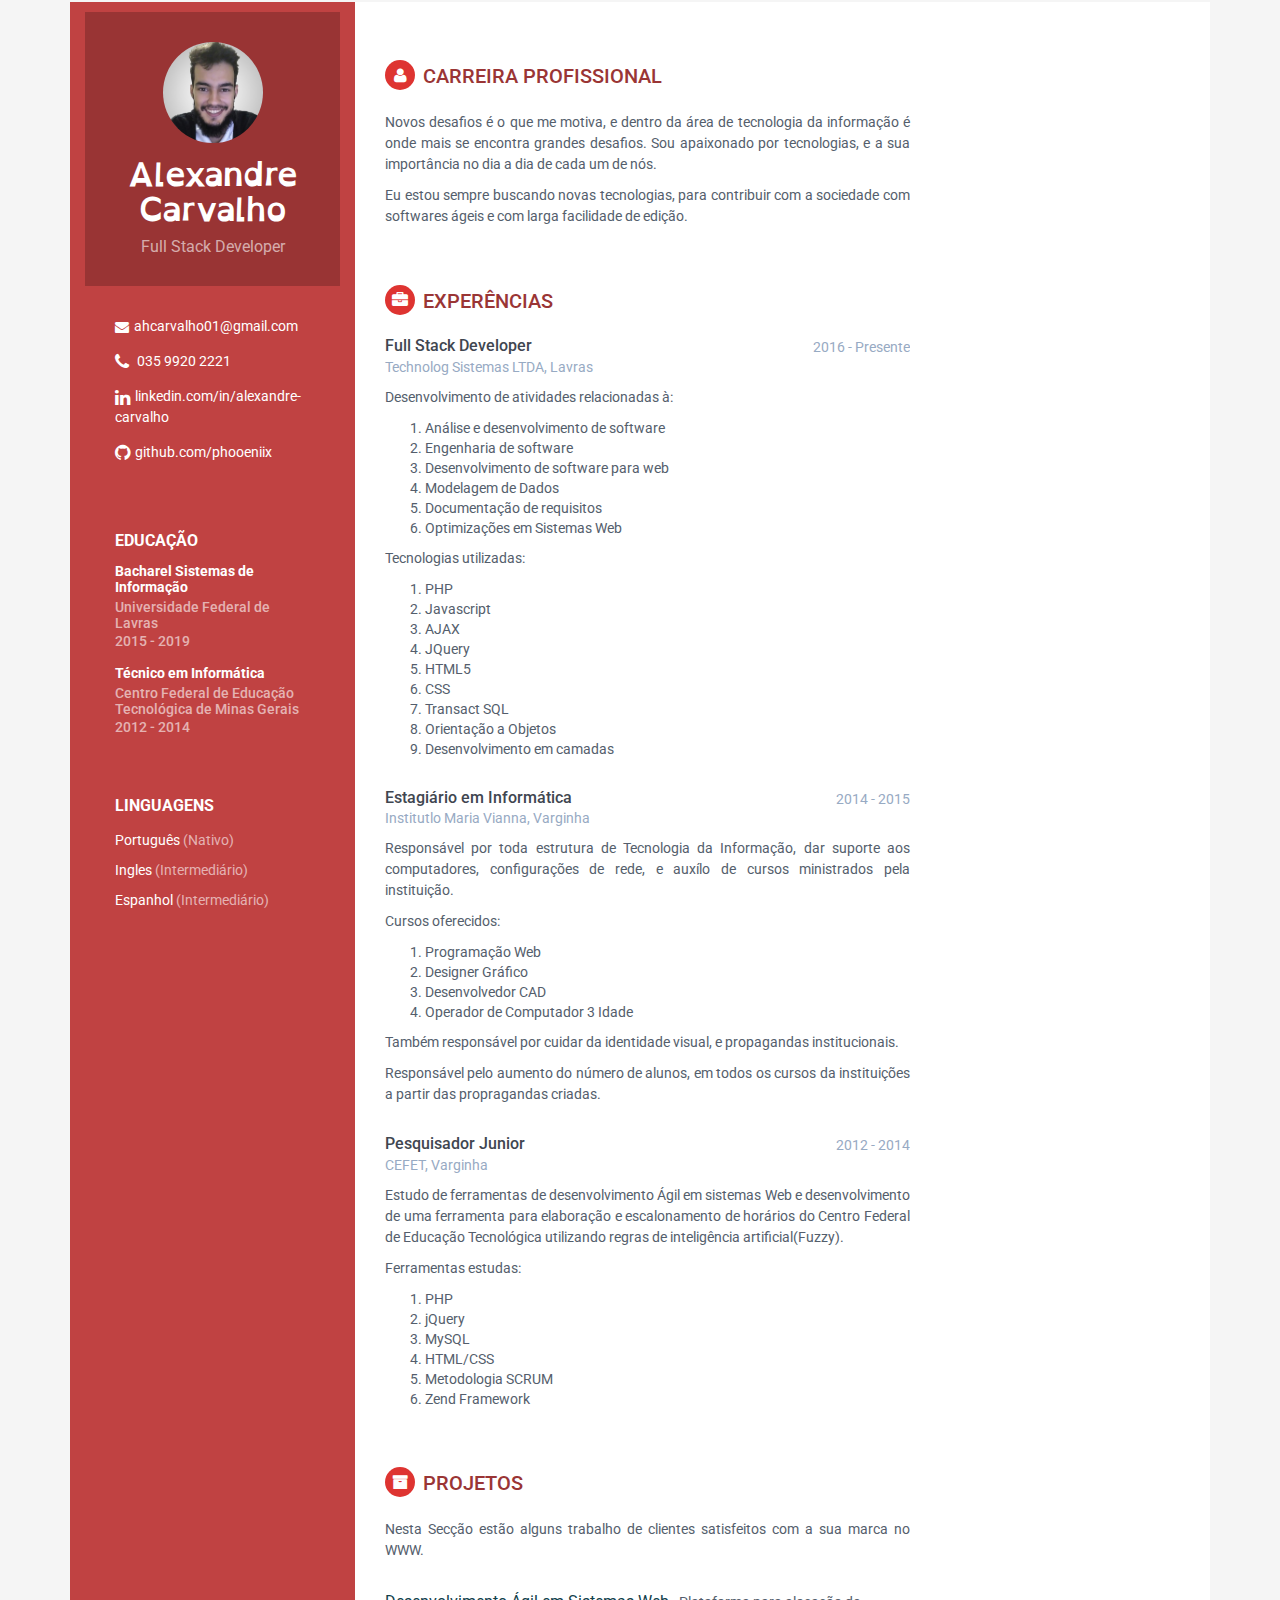
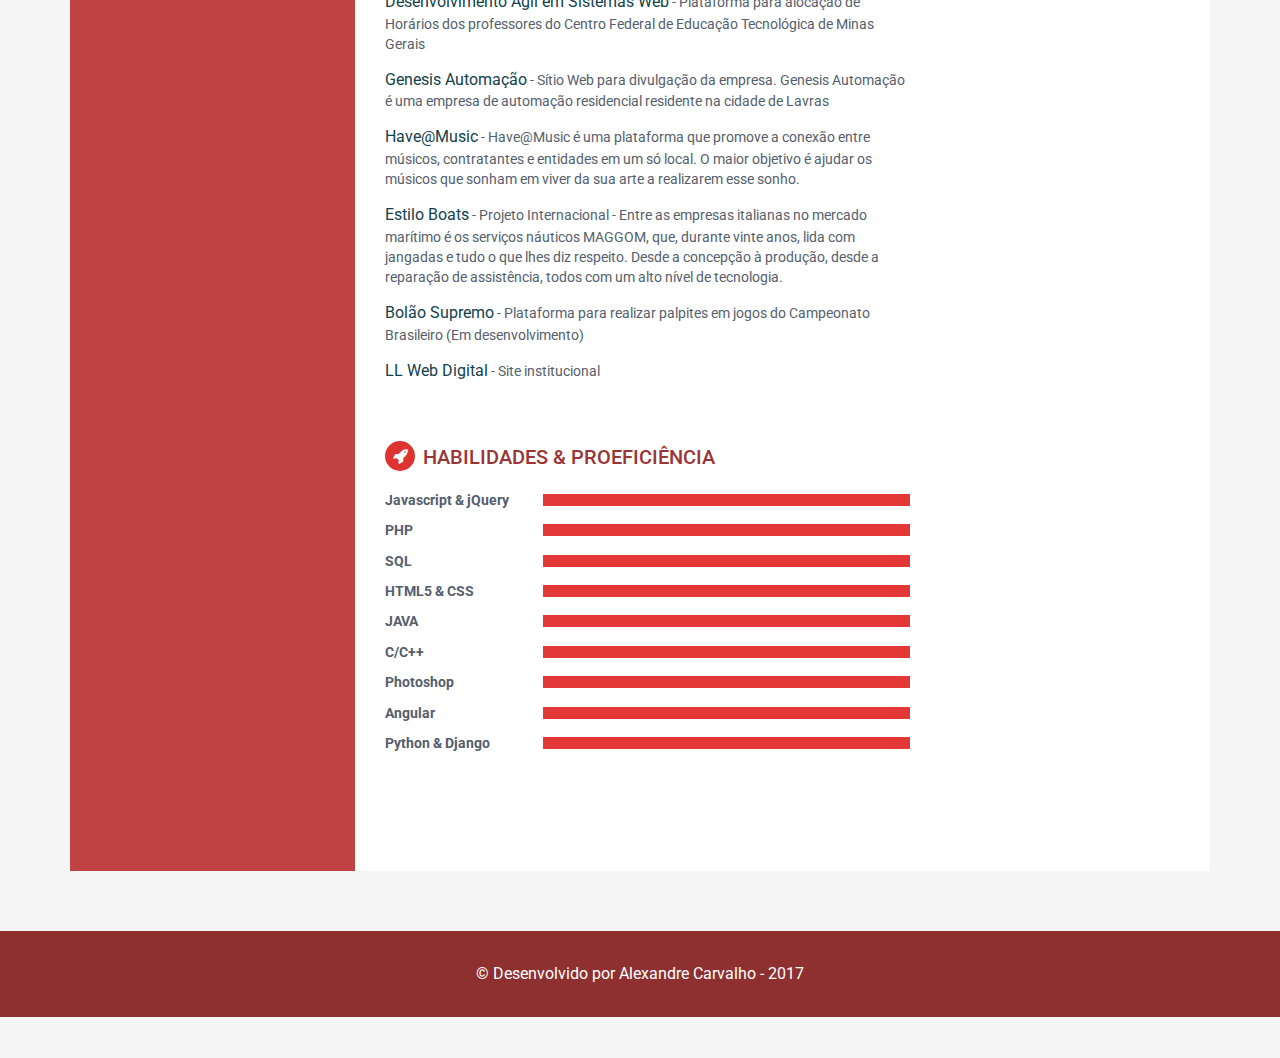
<file: index.html>
<!DOCTYPE html>
<!--[if IE 8]> <html lang="en" class="ie8"> <![endif]-->
<!--[if IE 9]> <html lang="en" class="ie9"> <![endif]-->
<!-- [if !IE]><!-->
<html lang="br">
<head>
    <title>Portifólio Alexandre Carvalho</title>
    <!-- Meta -->
    <meta charset="utf-8">
    <meta http-equiv="X-UA-Compatible" content="IE=edge">
    <meta name="viewport" content="width=device-width, initial-scale=1.0">
    <meta name="description" content="Portifólio de Alexandre Carvalho">
    <meta name="author" content="Alexandre Carvalho">
    <!-- Latest compiled and minified CSS -->
    <link rel="stylesheet" href="https://maxcdn.bootstrapcdn.com/bootstrap/3.3.7/css/bootstrap.min.css" integrity="sha384-BVYiiSIFeK1dGmJRAkycuHAHRg32OmUcww7on3RYdg4Va+PmSTsz/K68vbdEjh4u" crossorigin="anonymous">
    <link rel="shortcut icon" href="favicon.ico">
    <link href='https://fonts.googleapis.com/css?family=Roboto:400,500,400italic,300italic,300,500italic,700,700italic,900,900italic' rel='stylesheet' type='text/css'>
    <!-- Global CSS -->
    <link rel="stylesheet" href="assets/plugins/bootstrap/css/bootstrap.min.css">

    <!-- Plugins CSS -->
    <link rel="stylesheet" href="assets/plugins/font-awesome/css/font-awesome.css">

    <!-- Theme CSS -->
    <link id="theme-style" rel="stylesheet" href="assets/css/styles.css">
    <link rel="stylesheet" href="assets/fonts/stylesheet.css" media="screen" title="no title" charset="utf-8">
    <!-- HTML5 shim and Respond.js for IE8 support of HTML5 elements and media queries -->
    <!--[if lt IE 9]>
      <script src="https://oss.maxcdn.com/html5shiv/3.7.2/html5shiv.min.js"></script>
      <script src="https://oss.maxcdn.com/respond/1.4.2/respond.min.js"></script>
    <![endif]-->
</head>

<body>
    
    <div class="wrapper container">
        <div class="cabecalho col-md-12 col-sm-12 col-xs-12">
            <div class="flags">
              <a href="index.html"><img src="assets/images/flags/br.png" alt="Veja em Português" title="Veja em Português"></a>
              <a href="en/"><img src="assets/images/flags/eng.png" alt="See in English" title="See in English"></a>
              <a href="it/"><img src="assets/images/flags/it.png" alt="Vedi in Italiano" title="Vedi in Italiano"></a>
              <a href="fra/"><img src="assets/images/flags/fra.png" alt="Voir en Français" title="Voir en Français"></a>
            </div>
        </div>
        <div class="clearfix"></div>
        <div id="sidebar_info_profile" class="sidebar-wrapper col-md-3 col-xs-12 col-sm-3">
            <div class="profile-container">
                <center><img class="profile img-circle img-responsive" src="assets/images/profile.jpg" alt="" width="100" heigth="100" /></center>
                <h1 class="name">Alexandre Carvalho</h1>
                <h3 class="tagline">Full Stack Developer</h3>
            </div><!--//profile-container-->

            <div class="contact-container container-block">
                <ul class="list-unstyled contact-list">
                    <li class="email"><a href="mailto: ahcarvalho01@gmail.com"><i class="fa fa-envelope"></i>ahcarvalho01@gmail.com</a></li>
                    <li class="phone"><a href="tel:035 9920 2221"><i class="fa fa-phone"></i> 035 9920 2221</a></li>
                    <li class="linkedin"><a href="https://www.linkedin.com/in/alexandre-carvalho-b1145b109" target="_blank"><i class="fa fa-linkedin"></i>linkedin.com/in/alexandre-carvalho</a></li>
                    <li class="github"><a href="#" target="_blank"><i class="fa fa-github"></i>github.com/phooeniix</a></li>
                </ul>
            </div><!--//contact-container-->
            <div class="education-container container-block">
                <h2 class="container-block-title">Educação</h2>
                <div class="item">
                    <h4 class="degree">Bacharel Sistemas de Informação</h4>
                    <h5 class="meta">Universidade Federal de Lavras</h5>
                    <div class="time">2015 - 2019</div>
                </div><!--//item-->
                <div class="item">
                    <h4 class="degree">Técnico em Informática</h4>
                    <h5 class="meta">Centro Federal de Educação Tecnológica de Minas Gerais</h5>
                    <div class="time">2012 - 2014</div>
                </div><!--//item-->
            </div><!--//education-container-->
            <!-- Linguagens -->
            <div class="languages-container container-block">
                <h2 class="container-block-title">Linguagens</h2>
                <ul class="list-unstyled interests-list">
                    <li>Português <span class="lang-desc">(Nativo)</span></li>
                    <li>Ingles <span class="lang-desc">(Intermediário)</span></li>
                    <li>Espanhol <span class="lang-desc">(Intermediário)</span></li>
                </ul>
            </div>
            <!-- Linguagens -->

            <!--interests-->
            <!-- <div class="interests-container container-block">
                <h2 class="container-block-title">Interests</h2>
                <ul class="list-unstyled interests-list">
                    <li>Climbing</li>
                    <li>Snowboarding</li>
                    <li>Cooking</li>
                </ul>
            </div> -->
            <!--//interests-->
          

        </div><!--//sidebar-wrapper-->

        <div id="content" class="main-wrapper col-md-9 col-sm-9 col-xs-12">

            <section class="section summary-section">
                <h2 class="section-title"><i class="fa fa-user"></i>Carreira Profissional</h2>
                <div class="summary">
                    <p>Novos desafios é o que me motiva, e dentro da área de tecnologia da informação é onde mais se encontra grandes desafios. Sou apaixonado por tecnologias, e a sua importância no dia a dia de cada um de nós.</p>
                    <p>Eu estou sempre buscando novas tecnologias, para contribuir com a sociedade com softwares ágeis e com larga facilidade de edição.</p>
                </div><!--//summary-->
            </section><!--//section-->

            <section class="section experiences-section">
                <h2 class="section-title"><i class="fa fa-briefcase"></i>Experências</h2>

                <div class="item">
                    <div class="meta">
                        <div class="upper-row">
                            <h3 class="job-title">Full Stack Developer</h3>
                            <div class="time">2016 - Presente</div>
                        </div><!--//upper-row-->
                        <div class="company">Technolog Sistemas LTDA, Lavras</div>
                    </div><!--//meta-->
                    <div class="details">
                        <p>Desenvolvimento de atividades relacionadas à:</p>
                        <ol>
                          <li> Análise e desenvolvimento de software</li>
                          <li> Engenharia de software</li>
                          <li> Desenvolvimento de software para web</li>
                          <li> Modelagem de Dados</li>
                          <li> Documentação de requisitos</li>
                          <li> Optimizações em Sistemas Web</li>
                        </ol>
                        <p>
                          Tecnologias utilizadas:
                        </p>
                        <ol>
                          <li>PHP</li>
                          <li>Javascript</li>
                          <li tabindex="1">AJAX</li>
                          <li tabindex="1">JQuery</li>
                          <li>HTML5</li>
                          <li tabindex="1">CSS</li>
                          <li>Transact SQL</li>
                          <li>Orientação a Objetos</li>
                          <li>Desenvolvimento em camadas</li>
                        </ol>

                    </div><!--//details-->
                </div><!--//item-->

                <div class="item">
                    <div class="meta">
                        <div class="upper-row">
                            <h3 class="job-title">Estagiário em Informática</h3>
                            <div class="time">2014 - 2015</div>
                        </div><!--//upper-row-->
                        <div class="company">Institutlo Maria Vianna, Varginha</div>
                    </div><!--//meta-->
                    <div class="details">
                        <p>Responsável por toda estrutura de Tecnologia da Informação, dar suporte aos computadores, configurações de rede, e auxílo de cursos ministrados pela instituição.</p>
                        <p>Cursos oferecidos:
                          <ol>
                            <li>Programação Web</li>
                            <li>Designer Gráfico</li>
                            <li>Desenvolvedor CAD</li>
                            <li>Operador de Computador 3 Idade</li>
                          </ol>
                        </p>
                        <p>Também responsável por cuidar da identidade visual, e propagandas  institucionais.</p>
                        <p>Responsável pelo aumento do número de alunos, em todos os cursos da instituições a partir das propragandas criadas.</p>

                    </div><!--//details-->
                </div><!--//item-->

                <div class="item">
                    <div class="meta">
                        <div class="upper-row">
                            <h3 class="job-title">Pesquisador Junior</h3>
                            <div class="time">2012 - 2014</div>
                        </div><!--//upper-row-->
                        <div class="company">CEFET, Varginha</div>
                    </div><!--//meta-->
                    <div class="details">
                        <p>Estudo de ferramentas de desenvolvimento Ágil em sistemas Web e desenvolvimento de uma ferramenta para elaboração e escalonamento de horários do Centro Federal de Educação Tecnológica utilizando regras de inteligência artificial(Fuzzy).</p>
                        <p>Ferramentas estudas:
                          <ol>
                            <li>PHP</li>
                            <li>jQuery</li>
                            <li>MySQL</li>
                            <li>HTML/CSS</li>
                            <li>Metodologia SCRUM</li>
                            <li>Zend Framework</li>
                          </ol>
                        </p>
                    </div><!--//details-->
                </div><!--//item-->

            </section><!--//section-->

            <section class="section projects-section">
                <h2 class="section-title"><i class="fa fa-archive"></i>Projetos</h2>
                <div class="intro">
                    <p>Nesta Secção estão alguns trabalho de clientes satisfeitos com a sua marca no WWW.</p>
                </div><!--//intro-->
                <div class="item">
                    <span class="project-title"><a href="#">Desenvolvimento Ágil em Sistemas Web</a></span> - <span class="project-tagline">Plataforma para alocação de Horários dos professores do Centro Federal de Educação Tecnológica de Minas Gerais</span>

                </div><!--//item-->
                <div class="item">
                    <span class="project-title"><a href="http://www.genesisautomacao.com" target="_blank">Genesis Automação</a></span> -
                    <span class="project-tagline">Sítio Web para divulgação da empresa. Genesis Automação é uma empresa de automação residencial residente na cidade de Lavras</span>
                </div><!--//item-->
                <div class="item">
                    <span class="project-title"><a href="https://www.haveamusic.com" target="_blank">Have@Music</a></span> -
                    <span class="project-tagline">Have@Music é uma plataforma que promove a conexão entre músicos, contratantes e entidades em um só local. O maior objetivo é ajudar os músicos que sonham em viver da sua arte a realizarem esse sonho. </span>
                </div><!--//item-->
                <div class="item">
                    <span class="project-title"><a href="http://www.estiloboats.it" target="_blank">Estilo Boats</a></span> -
                    <span class="project-tagline">Projeto Internacional - Entre as empresas italianas no mercado marítimo é os serviços náuticos MAGGOM, que, durante vinte anos, lida com jangadas e tudo o que lhes diz respeito. Desde a concepção à produção, desde a reparação de assistência, todos com um alto nível de tecnologia.</span>
                </div><!--//item-->
                <div class="item">
                    <span class="project-title"><a href="http://www.bolaosupremo.com.br" target="_blank">Bolão Supremo</a></span> -
                    <span class="project-tagline">Plataforma para realizar palpites em jogos do Campeonato Brasileiro (Em desenvolvimento)</span>
                </div><!--//item-->
                <div class="item">
                    <span class="project-title"><a href="http://www.llwebdigital.com.br" target="_blank">LL Web Digital</a></span> -
                    <span class="project-tagline">Site institucional</span>
                </div><!--//item-->
            </section><!--//section-->

            <section class="skills-section section">
                <h2 class="section-title"><i class="fa fa-rocket"></i>Habilidades &amp; Proeficiência</h2>
                <div class="skillset">

                  <div class="item">
                      <h3 class="level-title">Javascript &amp; jQuery</h3>
                      <div class="level-bar">
                          <div class="level-bar-inner" data-level="99%">
                          </div>
                      </div><!--//level-bar-->
                  </div><!--//item-->

                  <div class="item">
                      <h3 class="level-title">PHP </h3>
                      <div class="level-bar">
                          <div class="level-bar-inner" data-level="98%">
                          </div>
                      </div><!--//level-bar-->
                  </div><!--//item-->

                  <div class="item">
                      <h3 class="level-title">SQL</h3>
                      <div class="level-bar">
                          <div class="level-bar-inner" data-level="98%">
                          </div>
                      </div><!--//level-bar-->
                  </div><!--//item-->


                    <div class="item">
                        <h3 class="level-title">HTML5 &amp; CSS</h3>
                        <div class="level-bar">
                            <div class="level-bar-inner" data-level="96%">
                            </div>
                        </div><!--//level-bar-->
                    </div><!--//item-->

                    <div class="item">
                        <h3 class="level-title">JAVA</h3>
                        <div class="level-bar">
                            <div class="level-bar-inner" data-level="85%">
                            </div>
                        </div><!--//level-bar-->
                    </div><!--//item-->
                    <div class="item">
                        <h3 class="level-title">C/C++</h3>
                        <div class="level-bar">
                            <div class="level-bar-inner" data-level="75%">
                            </div>
                        </div><!--//level-bar-->
                    </div><!--//item-->

                    <div class="item">
                        <h3 class="level-title">Photoshop</h3>
                        <div class="level-bar">
                            <div class="level-bar-inner" data-level="70%">
                            </div>
                        </div><!--//level-bar-->
                    </div><!--//item-->

                    <div class="item">
                        <h3 class="level-title">Angular</h3>
                        <div class="level-bar">
                            <div class="level-bar-inner" data-level="43%">
                            </div>
                        </div><!--//level-bar-->
                    </div><!--//item-->

                    <div class="item">
                        <h3 class="level-title">Python &amp; Django</h3>
                        <div class="level-bar">
                            <div class="level-bar-inner" data-level="38%">
                            </div>
                        </div><!--//level-bar-->
                    </div><!--//item-->

                </div>
            </section><!--//skills-section-->

        </div><!--//main-body-->
    </div>

    <footer class="footer">
        <div class="text-center ">
                <!--/* This template is released under the Creative Commons Attribution 3.0 License. Please keep the attribution link below when using for your own project. Thank you for your support. :) If you'd like to use the template without the attribution, you can check out other license options via our website: themes.3rdwavemedia.com */-->
                <small class="copyright">&copy; Desenvolvido por Alexandre Carvalho  - 2017</small>
        </div><!--//container-->
    </footer><!--//footer-->

    <!-- Javascript -->
    <script type="text/javascript" src="assets/plugins/jquery-1.11.3.min.js"></script>
    <script src="https://maxcdn.bootstrapcdn.com/bootstrap/3.3.7/js/bootstrap.min.js" integrity="sha384-Tc5IQib027qvyjSMfHjOMaLkfuWVxZxUPnCJA7l2mCWNIpG9mGCD8wGNIcPD7Txa" crossorigin="anonymous"></script>
    <!-- custom js -->
    <script type="text/javascript" src="assets/js/main.js"></script>
    <script type="text/javascript">
    function resizeSidebar() {
        var altura = $("#content").height()
        $("#sidebar_info_profile").height(altura+120)
    }
     
    jQuery(function(){
        resizeSidebar();
     
        $(window).resize(function(){
            resizeSidebar();
        });
    });
    </script>
</body>
</html>
</file>
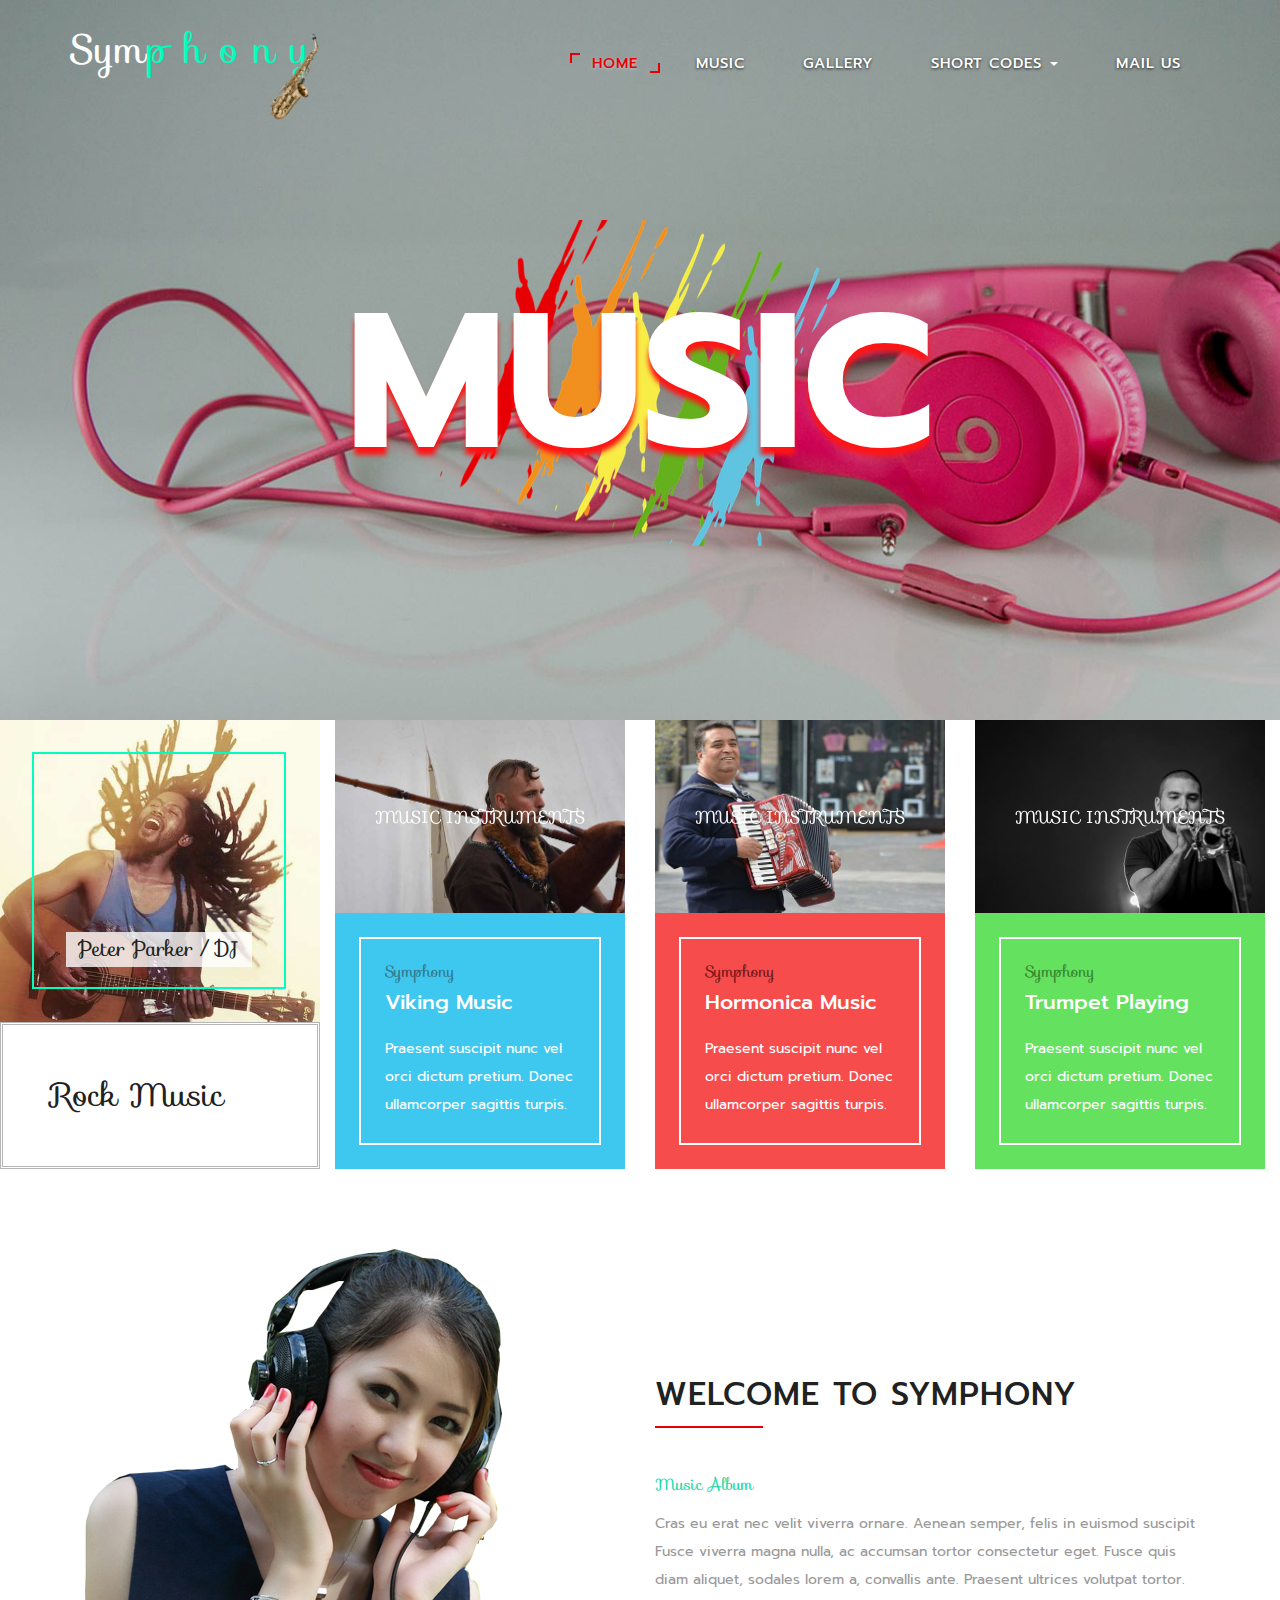
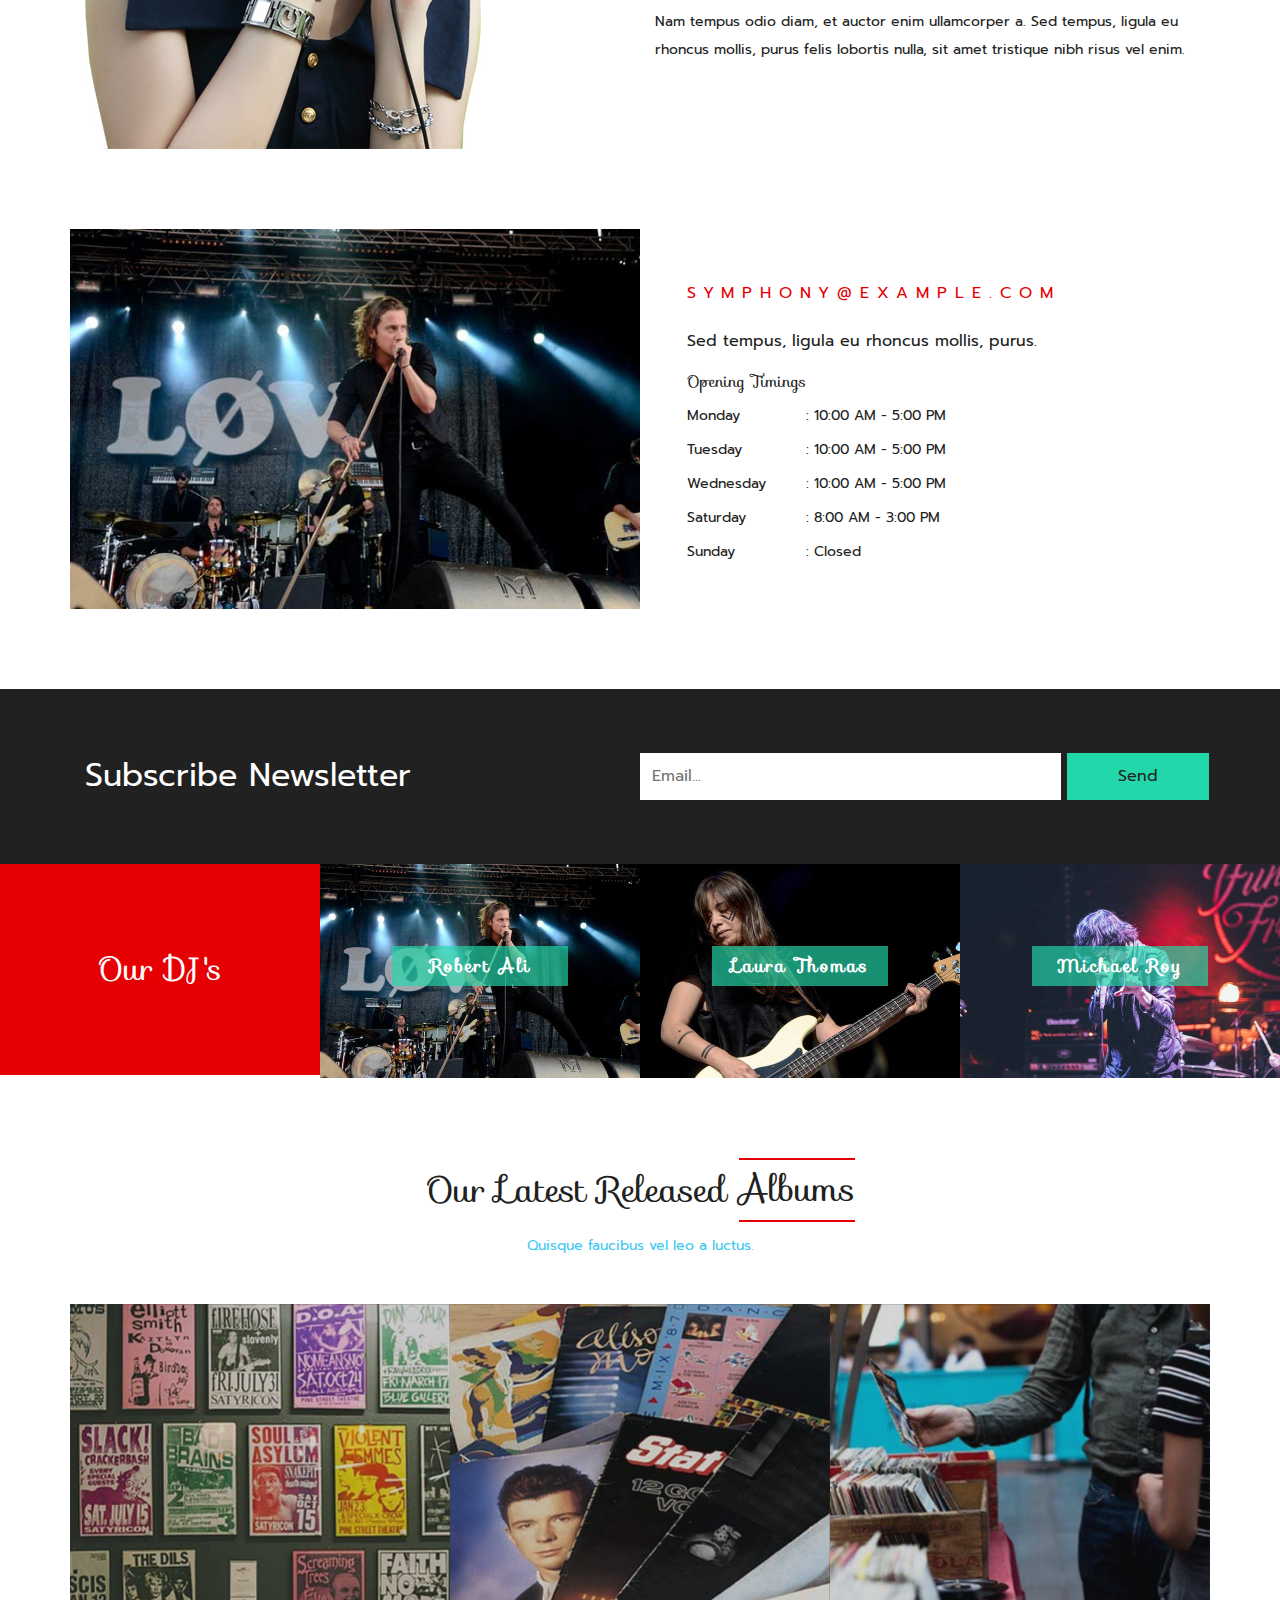
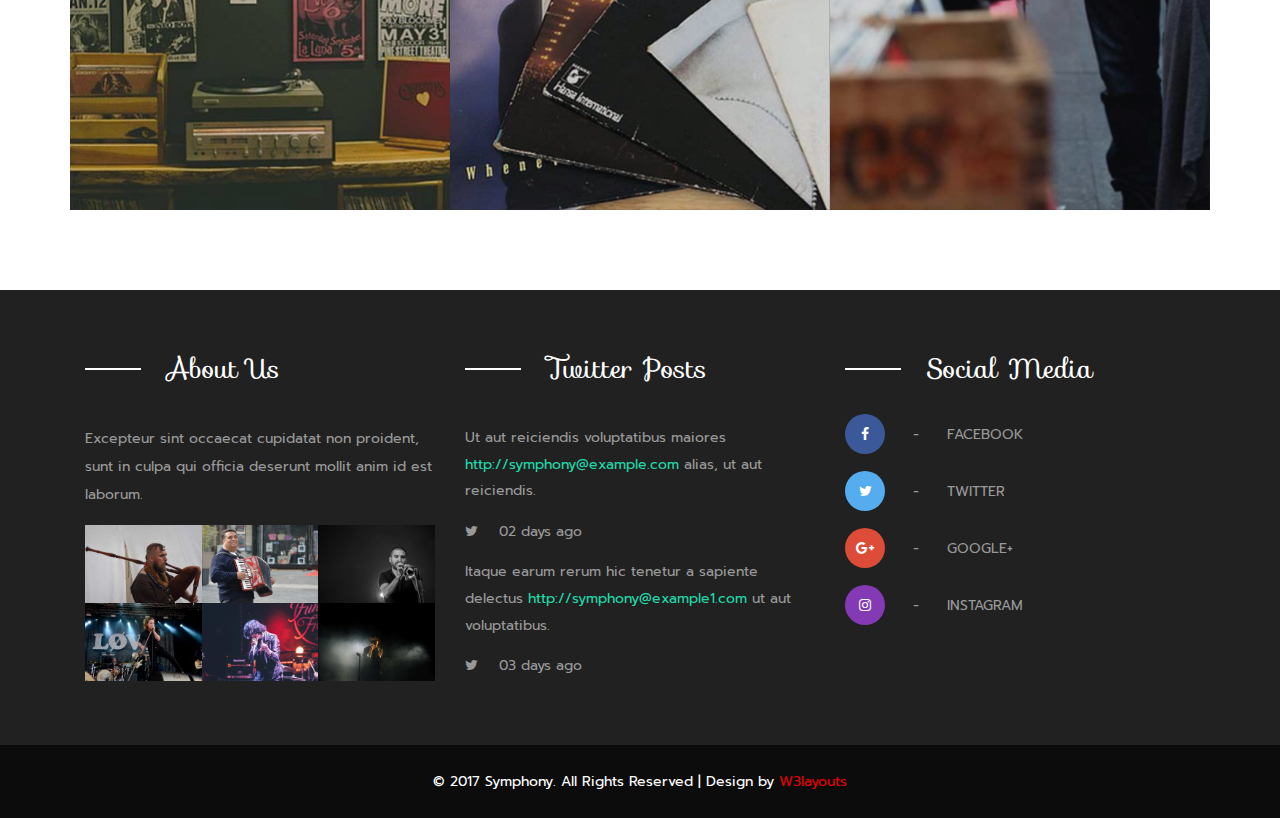
<file: have@music/index.html>
<!--
author: W3layouts
author URL: http://w3layouts.com
License: Creative Commons Attribution 3.0 Unported
License URL: http://creativecommons.org/licenses/by/3.0/
-->
<!DOCTYPE html>
<html lang="en">
<head>
<title>Symphony a Music Category Flat Bootstrap Responsive Website Template | Home :: w3layouts</title>
<!-- custom-theme -->
<meta name="viewport" content="width=device-width, initial-scale=1">
<meta http-equiv="Content-Type" content="text/html; charset=utf-8" />
<meta name="keywords" content="Symphony Responsive web template, Bootstrap Web Templates, Flat Web Templates, Android Compatible web template, 
Smartphone Compatible web template, free webdesigns for Nokia, Samsung, LG, SonyEricsson, Motorola web design" />
<script type="application/x-javascript"> addEventListener("load", function() { setTimeout(hideURLbar, 0); }, false);
		function hideURLbar(){ window.scrollTo(0,1); } </script>
<!-- //custom-theme -->
<link href="css/bootstrap.css" rel="stylesheet" type="text/css" media="all" />
<link href="css/style.css" rel="stylesheet" type="text/css" media="all" />
<!-- js -->
<script type="text/javascript" src="js/jquery-2.1.4.min.js"></script>
<!-- //js -->
<!-- font-awesome-icons -->
<link href="css/font-awesome.css" rel="stylesheet"> 
<!-- //font-awesome-icons -->
<link href="//fonts.googleapis.com/css?family=Sofia" rel="stylesheet">
<link href="//fonts.googleapis.com/css?family=Prompt:100,100i,200,200i,300,300i,400,400i,500,500i,600,600i,700,700i,800,800i,900,900i&amp;subset=latin-ext,thai,vietnamese" rel="stylesheet"></head>
	
<body>
<!-- banner -->
	<div class="banner">
		<div class="container">
			<nav class="navbar navbar-default">
				<div class="navbar-header navbar-left">
					<button type="button" class="navbar-toggle collapsed" data-toggle="collapse" data-target="#bs-example-navbar-collapse-1">
						<span class="sr-only">Toggle navigation</span>
						<span class="icon-bar"></span>
						<span class="icon-bar"></span>
						<span class="icon-bar"></span>
					</button>
					<h1><a class="navbar-brand" href="index.html">Sym<span>phony</span></a></h1>
				</div>
				<!-- Collect the nav links, forms, and other content for toggling -->
				<div class="collapse navbar-collapse navbar-right" id="bs-example-navbar-collapse-1">
					<nav class="menu menu--iris">
						<ul class="nav navbar-nav menu__list">
							<li class="menu__item menu__item--current"><a href="index.html" class="menu__link">Home</a></li>
							<li class="menu__item"><a href="music.html" class="menu__link">Music</a></li>
							<li class="menu__item"><a href="gallery.html" class="menu__link">Gallery</a></li>
							<li class="dropdown menu__item">
								<a href="#" class="dropdown-toggle menu__link" data-toggle="dropdown">Short Codes <b class="caret"></b></a>
								<ul class="dropdown-menu agile_short_dropdown">
									<li><a href="icons.html">Web Icons</a></li>
									<li><a href="typography.html">Typography</a></li>
								</ul>
							</li>
							<li class="menu__item"><a href="mail.html" class="menu__link">Mail Us</a></li>
						</ul>
					</nav>
				</div>
			</nav>
			<div class="agile_banner_info">
				<h3>music</h3>
				<div class="agile_banner_info_pos">
					<h2></h2>
				</div>
			</div>
		</div>
	</div>
<!-- //banner -->	
<!-- banner-bottom -->
	<div class="banner-bottom">
		<div class="col-md-3 wthree_banner_bottom_grid">
			<div class="wthree_banner_bottom_grid1">
				<img src="images/1.jpg" alt=" " class="img-responsive" />
				<div class="wthree_banner_bottom_grid_pos">
					<h4>Peter Parker / <span>DJ</span></h4>
				</div>
			</div>
			<div class="w3layouts_banner_bottom_grid">
				<h3>Rock Music</h3>
			</div>
		</div>
		<div class="col-md-3 agileits_w3layouts_banner_bottom_grid">
			<div class="hovereffect">
				<img src="images/2.jpg" alt=" " class="img-responsive" />
				<div class="overlay">
					<h3 class="w3_instruments">Music Instruments</h3>
					<div class="rotate">
						<p class="group1">
							<a href="#">
								<i class="fa fa-twitter"></i>
							</a>
							<a href="#">
								<i class="fa fa-facebook"></i>
							</a>
						</p>
							<hr>
							<hr>
						<p class="group2">
							<a href="#">
								<i class="fa fa-instagram"></i>
							</a>
							<a href="#">
								<i class="fa fa-dribbble"></i>
							</a>
						</p>
					</div>
				</div>
			</div>
			<div class="agileinfo_banner_bottom_grid">
				<div class="agileits_banner_bottom_grid1">
					<h4 class="w3ls_color">Symphony</h4>
					<h3>Viking Music</h3>
					<p>Praesent suscipit nunc vel orci dictum pretium. Donec ullamcorper sagittis turpis.</p>
				</div>
			</div>
		</div>
		<div class="col-md-3 agileits_w3layouts_banner_bottom_grid">
			<div class="hovereffect">
				<img src="images/3.jpg" alt=" " class="img-responsive" />
				<div class="overlay">
					<h3 class="w3_instruments">Music Instruments</h3>
					<div class="rotate">
						<p class="group1">
							<a href="#">
								<i class="fa fa-twitter"></i>
							</a>
							<a href="#">
								<i class="fa fa-facebook"></i>
							</a>
						</p>
							<hr>
							<hr>
						<p class="group2">
							<a href="#">
								<i class="fa fa-instagram"></i>
							</a>
							<a href="#">
								<i class="fa fa-dribbble"></i>
							</a>
						</p>
					</div>
				</div>
			</div>
			<div class="agileinfo_banner_bottom_grid w3l_banner_bottom1">
				<div class="agileits_banner_bottom_grid1">
					<h4 class="w3ls_color1">Symphony</h4>
					<h3>Hormonica Music</h3>
					<p>Praesent suscipit nunc vel orci dictum pretium. Donec ullamcorper sagittis turpis.</p>
				</div>
			</div>
		</div>
		<div class="col-md-3 agileits_w3layouts_banner_bottom_grid">
			<div class="hovereffect">
				<img src="images/4.jpg" alt=" " class="img-responsive" />
				<div class="overlay">
					<h3 class="w3_instruments">Music Instruments</h3>
					<div class="rotate">
						<p class="group1">
							<a href="#">
								<i class="fa fa-twitter"></i>
							</a>
							<a href="#">
								<i class="fa fa-facebook"></i>
							</a>
						</p>
							<hr>
							<hr>
						<p class="group2">
							<a href="#">
								<i class="fa fa-instagram"></i>
							</a>
							<a href="#">
								<i class="fa fa-dribbble"></i>
							</a>
						</p>
					</div>
				</div>
			</div>
			<div class="agileinfo_banner_bottom_grid w3l_banner_bottom2">
				<div class="agileits_banner_bottom_grid1">
					<h4 class="w3ls_color2">Symphony</h4>
					<h3>Trumpet Playing</h3>
					<p>Praesent suscipit nunc vel orci dictum pretium. Donec ullamcorper sagittis turpis.</p>
				</div>
			</div>
		</div>
		<div class="clearfix"></div>
	</div>
<!-- //banner-bottom -->
<!-- about -->
	<div class="about">
		<div class="container">
			<div class="w3_agile_about_grids">
				<div class="col-md-6 w3_agile_about_grid_left">
					<img src="images/5.jpg" alt=" " class="img-responsive" />
				</div>
				<div class="col-md-6 w3_agile_about_grid_right">
					<h3>Welcome to symphony</h3>
					<h4>Music Album</h4>
					<p>Cras eu erat nec velit viverra ornare. Aenean semper, felis in euismod suscipit
						Fusce viverra magna nulla, ac accumsan tortor consectetur eget. Fusce quis diam 
						aliquet, sodales lorem a, convallis ante. Praesent ultrices volutpat tortor.
						<span>Nam tempus odio diam, et auctor enim ullamcorper a. Sed tempus, ligula eu 
						rhoncus mollis, purus felis lobortis nulla, sit amet tristique nibh risus vel enim.</span></p>
				</div>
				<div class="clearfix"> </div>
			</div>
		</div>
	</div>
<!-- //about -->
<!-- features -->
	<div class="features">
		<div class="container">
			<div class="col-md-6 agile_features_left">
				<img src="images/7.jpg" alt=" " class="img-responsive" />
			</div>
			<div class="col-md-6 agile_features_right">
				<p><a href="mailto:symphony@example.com">Symphony@example.com</a>
					Sed tempus, ligula eu rhoncus mollis, purus.</p>
				<h4>Opening Timings</h4>
				<ul>
					<li><span>Monday</span>: 10:00 AM - 5:00 PM</li>
					<li><span>Tuesday</span>: 10:00 AM - 5:00 PM</li>
					<li><span>Wednesday</span>: 10:00 AM - 5:00 PM</li>
					<li><span>Saturday</span>: 8:00 AM - 3:00 PM</li>
					<li><span>Sunday</span>: Closed</li>
				</ul>
			</div>
			<div class="clearfix"> </div>
		</div>
	</div>
<!-- //features -->
<!-- newsletter -->
	<div class="newsletter">
		<div class="container">
			<div class="col-md-6 w3_agile_newsletter_left">
				<p>Subscribe Newsletter</p>
			</div>
			<div class="col-md-6 w3_agile_newsletter_right">
				<form action="#" method="post">
					<input type="email" name="Email" placeholder="Email..." required="">
					<input type="submit" value="Send">
				</form>
			</div>
			<div class="clearfix"> </div>
		</div>
	</div>
<!-- //newsletter -->
<!-- team -->
	<div class="team">
		<div class="col-md-3 agile_team_left">
			<h3>Our DJ's</h3>
		</div>
		<div class="col-md-9 agile_team_grid">	
			<ul id="flexiselDemo1">	
				<li>
					<div class="hovereffect1 w3ls_banner_bottom_grid">
						<img src="images/7.jpg" alt=" " class="img-responsive" />
						<div class="overlay">
							<h4>Robert Ali</h4>
							<ul class="social_agileinfo">
								<li><a href="#" class="w3_facebook"><i class="fa fa-facebook"></i></a></li>
								<li><a href="#" class="w3_twitter"><i class="fa fa-twitter"></i></a></li>
								<li><a href="#" class="w3_instagram"><i class="fa fa-instagram"></i></a></li>
								<li><a href="#" class="w3_google"><i class="fa fa-google-plus"></i></a></li>
							</ul>
						</div>
					</div>
				</li>
				<li>
					<div class="hovereffect1 w3ls_banner_bottom_grid">
						<img src="images/10.jpg" alt=" " class="img-responsive" />
						<div class="overlay">
							<h4>Laura Thomas</h4>
							<ul class="social_agileinfo">
								<li><a href="#" class="w3_facebook"><i class="fa fa-facebook"></i></a></li>
								<li><a href="#" class="w3_twitter"><i class="fa fa-twitter"></i></a></li>
								<li><a href="#" class="w3_instagram"><i class="fa fa-instagram"></i></a></li>
								<li><a href="#" class="w3_google"><i class="fa fa-google-plus"></i></a></li>
							</ul>
						</div>
					</div>
				</li>
				<li>
					<div class="hovereffect1 w3ls_banner_bottom_grid">
						<img src="images/8.jpg" alt=" " class="img-responsive" />
						<div class="overlay">
							<h4>Michael Roy</h4>
							<ul class="social_agileinfo">
								<li><a href="#" class="w3_facebook"><i class="fa fa-facebook"></i></a></li>
								<li><a href="#" class="w3_twitter"><i class="fa fa-twitter"></i></a></li>
								<li><a href="#" class="w3_instagram"><i class="fa fa-instagram"></i></a></li>
								<li><a href="#" class="w3_google"><i class="fa fa-google-plus"></i></a></li>
							</ul>
						</div>
					</div>
				</li>
				<li>
					<div class="hovereffect1 w3ls_banner_bottom_grid">
						<img src="images/9.jpg" alt=" " class="img-responsive" />
						<div class="overlay">
							<h4>Jonathan Carl</h4>
							<ul class="social_agileinfo">
								<li><a href="#" class="w3_facebook"><i class="fa fa-facebook"></i></a></li>
								<li><a href="#" class="w3_twitter"><i class="fa fa-twitter"></i></a></li>
								<li><a href="#" class="w3_instagram"><i class="fa fa-instagram"></i></a></li>
								<li><a href="#" class="w3_google"><i class="fa fa-google-plus"></i></a></li>
							</ul>
						</div>
					</div>
				</li>
			</ul>
		</div>
		<div class="clearfix"></div>
	</div>
<!-- //team -->
<!-- latest-albums -->
	<div class="latest-albums">
		<div class="container">
			<h3 class="agileits_w3layouts_head">Our Latest released <span>albums</span></h3>
			<p class="w3_agileits_para">Quisque faucibus vel leo a luctus.</p>
			<div class="wthree_latest_albums_grids">
				<div class="col-md-4 wthree_latest_albums_grid_left">
					<figure class="effect-julia">
						<img src="images/14.jpg" alt=" " class="img-responsive" />
						<figcaption>
							<div class="w3l_banner_figure">
								<p>Ut ac gravida quam id ornare</p>
								<p>Nullam imperd scelerisque ullamcorper</p>
								<p>Praesent pellentesque neque feugiat</p>
							</div>
						</figcaption>			
					</figure>
				</div>
				<div class="col-md-4 wthree_latest_albums_grid_left">
					<figure class="effect-julia">
						<img src="images/13.jpg" alt=" " class="img-responsive" />
						<figcaption>
							<div class="w3l_banner_figure">
								<p>Ut ac gravida quam id ornare</p>
								<p>Nullam imperd scelerisque ullamcorper</p>
								<p>Praesent pellentesque neque feugiat</p>
							</div>
						</figcaption>			
					</figure>
				</div>
				<div class="col-md-4 wthree_latest_albums_grid_left">
					<figure class="effect-julia">
						<img src="images/15.jpg" alt=" " class="img-responsive" />
						<figcaption>
							<div class="w3l_banner_figure">
								<p>Ut ac gravida quam id ornare</p>
								<p>Nullam imperd scelerisque ullamcorper</p>
								<p>Praesent pellentesque neque feugiat</p>
							</div>
						</figcaption>			
					</figure>
				</div>
				<div class="clearfix"> </div>
			</div>
		</div>
	</div>
<!-- //latest-albums -->
<!-- footer -->
	<div class="footer">
		<div class="container">
			<div class="col-md-4 agileinfo_footer_grid">
				<h3>About Us</h3>
				<p>Excepteur sint occaecat cupidatat non proident, sunt in culpa qui officia deserunt mollit anim id est laborum.</p>
				<div class="agileits_footer_grid_gallery">
					<div class="agileits_footer_grid_gallery1">
						<a href="#" data-toggle="modal" data-target="#myModal"><img src="images/2.jpg" alt=" " class="img-responsive" /></a>
					</div>
					<div class="agileits_footer_grid_gallery1">
						<a href="#" data-toggle="modal" data-target="#myModal"><img src="images/3.jpg" alt=" " class="img-responsive" /></a>
					</div>
					<div class="agileits_footer_grid_gallery1">
						<a href="#" data-toggle="modal" data-target="#myModal"><img src="images/4.jpg" alt=" " class="img-responsive" /></a>
					</div>
					<div class="agileits_footer_grid_gallery1">
						<a href="#" data-toggle="modal" data-target="#myModal"><img src="images/7.jpg" alt=" " class="img-responsive" /></a>
					</div>
					<div class="agileits_footer_grid_gallery1">
						<a href="#" data-toggle="modal" data-target="#myModal"><img src="images/8.jpg" alt=" " class="img-responsive" /></a>
					</div>
					<div class="agileits_footer_grid_gallery1">
						<a href="#" data-toggle="modal" data-target="#myModal"><img src="images/9.jpg" alt=" " class="img-responsive" /></a>
					</div>
					<div class="clearfix"> </div>
				</div>
			</div>
			<div class="col-md-4 agileinfo_footer_grid">
				<h3>Twitter Posts</h3>
				<ul class="w3agile_footer_grid_list">
					<li>Ut aut reiciendis voluptatibus maiores <a href="#">http://symphony@example.com</a> alias, ut aut reiciendis.
						<span><i class="fa fa-twitter" aria-hidden="true"></i>02 days ago</span></li>
					<li>Itaque earum rerum hic tenetur a sapiente delectus <a href="#">http://symphony@example1.com</a> ut aut
						voluptatibus.<span><i class="fa fa-twitter" aria-hidden="true"></i>03 days ago</span></li>
				</ul>
			</div>
			<div class="col-md-4 agileinfo_footer_grid">
				<h3>Social Media</h3>
				<ul class="agileinfo_social_icons">
					<li><a href="#" class="facebook"><span class="fa fa-facebook" aria-hidden="true"></span><i>-</i>Facebook</a></li>
					<li><a href="#" class="twitter"><span class="fa fa-twitter" aria-hidden="true"></span><i>-</i>Twitter</a></li>
					<li><a href="#" class="google"><span class="fa fa-google-plus" aria-hidden="true"></span><i>-</i>Google+</a></li>
					<li><a href="#" class="instagram"><span class="fa fa-instagram" aria-hidden="true"></span><i>-</i>Instagram</a></li>
				</ul>
			</div>
		</div>
	</div>
<!-- //footer -->
<!-- copy-right -->
	<div class="w3agile_copy_right">
		<div class="container">
			 <p>© 2017 Symphony. All Rights Reserved | Design by <a href="https://w3layouts.com/">W3layouts</a></p>
		</div>
	</div>
<!-- //copy-right -->
<!-- bootstrap-pop-up -->
	<div class="modal video-modal fade" id="myModal" tabindex="-1" role="dialog" aria-labelledby="myModal">
		<div class="modal-dialog" role="document">
			<div class="modal-content">
				<div class="modal-header">
					Symphony
					<button type="button" class="close" data-dismiss="modal" aria-label="Close"><span aria-hidden="true">&times;</span></button>						
				</div>
				<section>
					<div class="modal-body">
						<div class="col-md-6 w3_modal_body_left">
							<img src="images/15.jpg" alt=" " class="img-responsive" />
						</div>
						<div class="col-md-6 w3_modal_body_right">
							<h4>Suspendisse et sapien ac diam suscipit posuere</h4>
							<p>Ut enim ad minima veniam, quis nostrum 
							exercitationem ullam corporis suscipit laboriosam, 
							nisi ut aliquid ex ea commodi consequatur? Quis autem 
							vel eum iure reprehenderit qui in ea voluptate velit 
							esse quam nihil molestiae consequatur.
							<i>" Quis autem vel eum iure reprehenderit qui in ea voluptate velit 
								esse quam nihil molestiae consequatur.</i>
								Fusce in ex eget ligula tempor placerat. Aliquam laoreet mi id felis commodo 
								interdum. Integer sollicitudin risus sed risus rutrum 
								elementum ac ac purus.</p>
						</div>
						<div class="clearfix"> </div>
					</div>
				</section>
			</div>
		</div>
	</div>
<!-- //bootstrap-pop-up -->
<!-- flexisel -->
	<script type="text/javascript">
			$(window).load(function() {
				$("#flexiselDemo1").flexisel({
					visibleItems: 3,
					animationSpeed: 1000,
					autoPlay: false,
					autoPlaySpeed: 3000,    		
					pauseOnHover: true,
					enableResponsiveBreakpoints: true,
					responsiveBreakpoints: { 
						portrait: { 
							changePoint:480,
							visibleItems: 1
						}, 
						landscape: { 
							changePoint:640,
							visibleItems:2
						},
						tablet: { 
							changePoint:768,
							visibleItems: 2
						}
					}
				});
				
			});
	</script>
	<script type="text/javascript" src="js/jquery.flexisel.js"></script>
<!-- //flexisel -->
<!-- start-smooth-scrolling -->
<script type="text/javascript" src="js/move-top.js"></script>
<script type="text/javascript" src="js/easing.js"></script>
<script type="text/javascript">
	jQuery(document).ready(function($) {
		$(".scroll").click(function(event){		
			event.preventDefault();
			$('html,body').animate({scrollTop:$(this.hash).offset().top},1000);
		});
	});
</script>
<!-- start-smooth-scrolling -->
<!-- for bootstrap working -->
	<script src="js/bootstrap.js"></script>
<!-- //for bootstrap working -->
<!-- here stars scrolling icon -->
	<script type="text/javascript">
		$(document).ready(function() {
			/*
				var defaults = {
				containerID: 'toTop', // fading element id
				containerHoverID: 'toTopHover', // fading element hover id
				scrollSpeed: 1200,
				easingType: 'linear' 
				};
			*/
								
			$().UItoTop({ easingType: 'easeOutQuart' });
								
			});
	</script>
<!-- //here ends scrolling icon -->
</body>
</html>
</file>
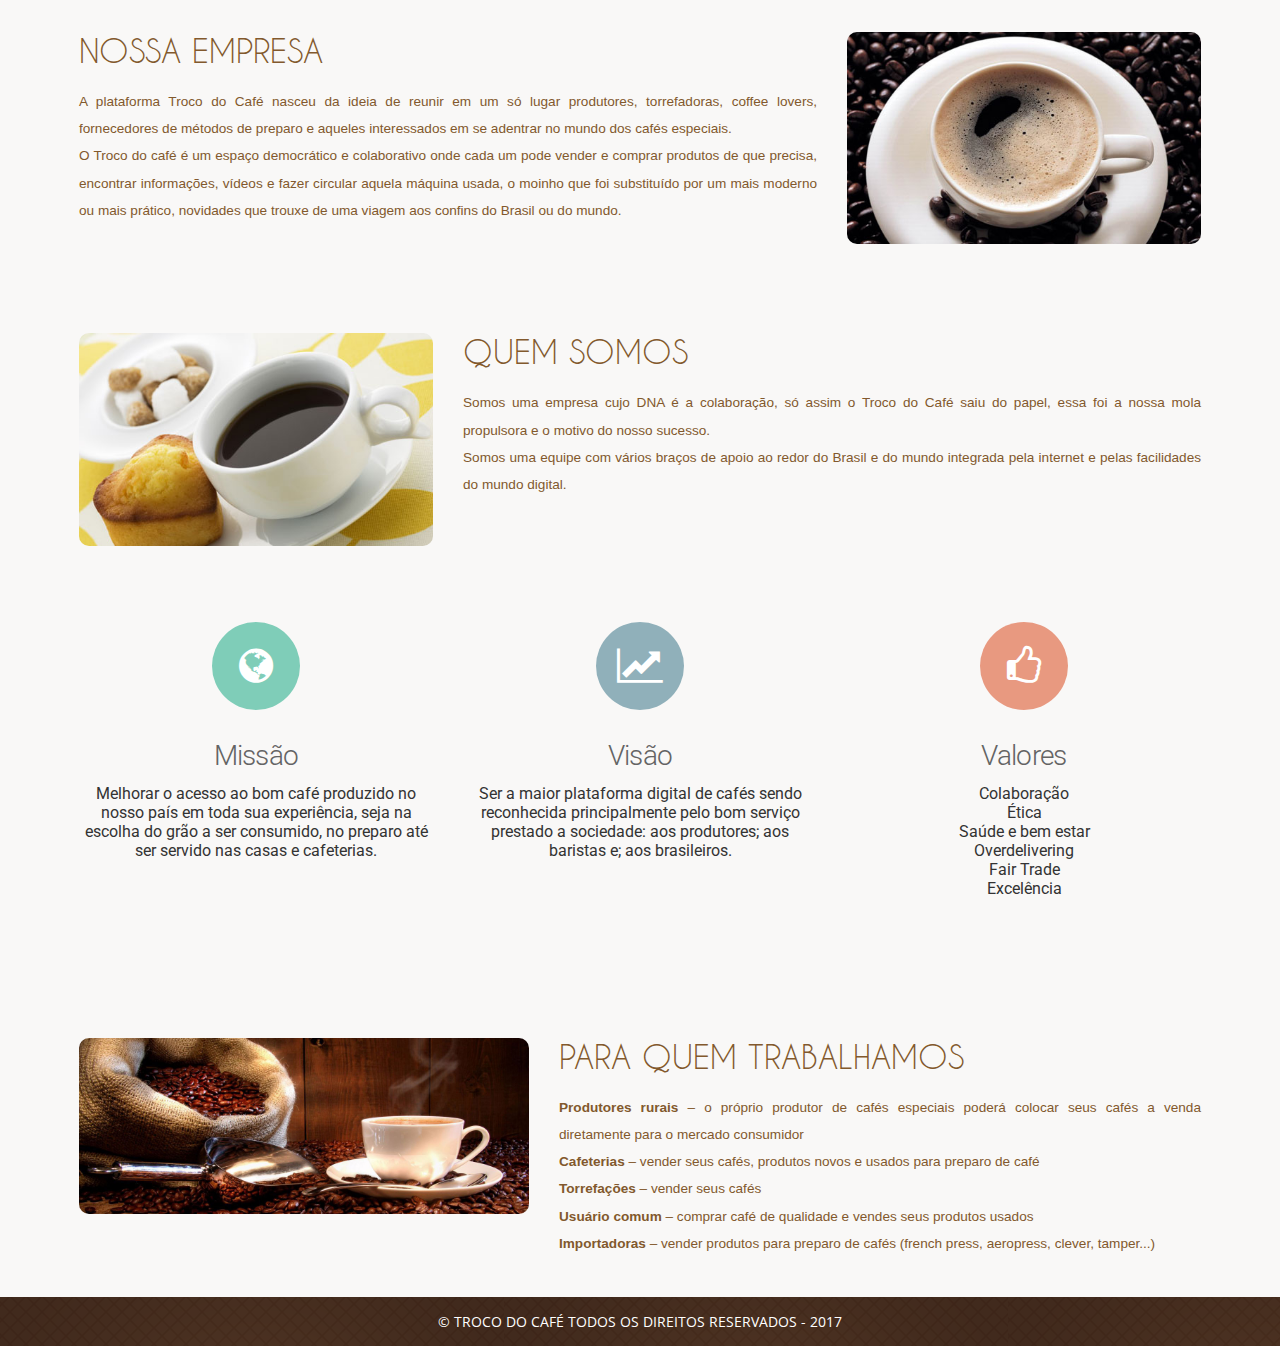
<file: trocodocafe/index.html>
<!DOCTYPE HTML>
<html>
<head>
	<title>Troco do Café | Sobre</title>
	<meta http-equiv="Content-Type" content="text/html; charset=utf-8" />
	<meta name="viewport" content="width=device-width, initial-scale=1, maximum-scale=1">
	<!-- Latest compiled and minified CSS -->
	<link rel="stylesheet" href="https://maxcdn.bootstrapcdn.com/bootstrap/3.3.7/css/bootstrap.min.css" integrity="sha384-BVYiiSIFeK1dGmJRAkycuHAHRg32OmUcww7on3RYdg4Va+PmSTsz/K68vbdEjh4u" crossorigin="anonymous">

	<link href="css/style.css" rel="stylesheet" type="text/css"  media="all" />
	<link href="font-awesome/css/font-awesome.min.css" rel="stylesheet" type="text/css"  media="all" />
	<link href='http://fonts.googleapis.com/css?family=Open+Sans' rel='stylesheet' type='text/css'>
	<script type="text/javascript" src="js/jquery-1.9.0.min.js"></script>
	<script type="text/javascript" src="js/menu.js"></script> 
	<style type="text/css">
		.about-info p{
			text-align: justify;
		    line-height: 2.0em;

		}
		.copy-right{
			margin-top: 40px;
		}
		.img_canto_arredondado{
			border-radius: 10px;
		}
		.price_desc h6{
			color: #462e1f
		}
		.price_desc p{
			color: #fff;
		}
		.strong{
			font-weight: bold;
		}
		.noPadding{
			padding: 0px;
		}
		section.empresa_desc .icon.major.accent2.missao{background: #7fcdb8;}
		section.empresa_desc .icon.major.accent2.visao{background: #90b0ba;}
		section.empresa_desc .icon.major.accent2.valores{background: #e89980;}

		section.empresa_desc{
			text-align: center;
		}
		section.empresa_desc .icon.major.accent2 {
		    color: #ffffff;
		}
		section.empresa_desc .icon.major {
		    background: #666;
		    border-radius: 100%;
		    color: #ffffff;
		    cursor: default;
		    display: inline-block;
		    height: 5.5em;
		    line-height: 5.5em;
		    margin: 0 0 2em 0;
		    width: 5.5em;
		}
		.icon:before {
		    -moz-osx-font-smoothing: grayscale;
		    -webkit-font-smoothing: antialiased;
		    font-family: FontAwesome;
		    font-style: normal;
		    font-weight: normal;
		    text-transform: none !important;
		}
		.icon.major:before {
		    font-size: 2.5em;
		}

		section.empresa_desc .icon {
		    text-decoration: none;
		    border-bottom: none;
		    position: relative;
		}
		section.empresa_desc h3 {
		    font-size: 1.75em;
		    line-height: 1.5em;
		    letter-spacing: -0.025em;
		}
		section.empresa_desc h3{
		    color: #646464;
		    font-weight: 300;
		    line-height: 1em;
		    margin: 0 0 0.5em 0;
		}
		section.empresa_desc p {
		    margin: 0 0 2em 0;
		}
	</style>
	</head>

	<body>
    <!--  <div class="header_img">
	   <img src="images/header_img.jpg" alt="" />
         <div class="wrap">
	        <div class="header">	        	
	        		<div class="logo">
                  	  <a href="index.html"><img src="images/logo.png" alt=""></a>
                  </div>
	      	       <div class="menu">
				      <nav class="clearfix">
						<ul class="clearfix">
							      <li><a href="index.html">HOME</a></li>
								  <li class="active"><a href="about.html">ABOUT</a></li>
								  <li><a href="services.html">SERVICES</a></li>
								  <li><a href="Price.html">PRICE LIST</a></li>
								  <li><a href="contact.html">CONTACT</a></li>	
						 </ul>
						<a href="#" id="pull">Menu</a>
					  </nav>
                  </div>                 
             </div>
          </div>
       </div> -->


   		 <!---start-content---->
		 <div class="wrap">
		   <div class="content">
				   <div class="about-info">
					   	<div class='col-md-8 col-xs-12 col-sm-8'>
					         <h2>Nossa empresa</h2>
					         <br>
							  <p>A plataforma Troco do Café nasceu da ideia de reunir em um só lugar produtores, torrefadoras, coffee lovers, fornecedores de métodos de preparo e aqueles interessados em se adentrar no mundo dos cafés especiais.</p>
							  <p>O Troco do café é um espaço democrático e colaborativo onde cada um pode vender e comprar produtos de que precisa, encontrar informações, vídeos e fazer circular aquela máquina usada, o moinho que foi substituído por um mais moderno ou mais prático, novidades que trouxe de uma viagem aos confins do Brasil ou do mundo.</p>
					   	</div>
					   	<div class="col-md-4 col-xs-12 col-sm-4">
								<img src="images/night.jpg" alt="" class='img-responsive img_canto_arredondado'>
					   	</div>
				 	</div>
				 	<div class="clearfix"></div>
				 	<br>
				 	<br>
				 	<br>
				   <div class="about-info">
					   	<div class='col-md-4 col-sm-4 col-xs-12'>
								<img src="images/aftnun.jpg" title="" alt="" class="img-responsive img_canto_arredondado"/>
					   	</div>
					   	<div class='col-md-8 col-sm-8 col-xs-12'>
					   		<h2>Quem somos</h2>
					   		<br>
					   		<p>Somos uma empresa cujo DNA é a colaboração, só assim o Troco do Café saiu do papel, essa foi a nossa mola propulsora e o motivo do nosso sucesso.</p>
					   		<p>Somos uma equipe com vários braços de apoio ao redor do Brasil e do mundo integrada pela internet e pelas facilidades do mundo digital.</p>
					   	</div>
				   </div>
				   <div class="clearfix"></div>
				   <br>
				   <br>
				   <br>
				   <br>
				   <section class='col-md-4 col-sm-4 col-xs-4 empresa_desc'>
						<span class="icon major fa-globe accent2 missao"></span>
						<h3>Missão</h3>
						<p>Melhorar o acesso ao bom café produzido no nosso país em toda sua experiência, seja na escolha do grão a ser consumido, no preparo até ser servido nas casas e cafeterias.</p>
					</section>

					<section class='col-md-4 col-sm-4 col-xs-4 empresa_desc'>
						<span class="icon major fa-line-chart accent2 visao"></span>
						<h3>Visão</h3>
						<p>Ser a maior plataforma digital de cafés sendo reconhecida principalmente pelo bom serviço prestado a sociedade: aos produtores; aos baristas e; aos brasileiros.</p>
					</section>

					<section class='col-md-4 col-sm-4 col-xs-4 empresa_desc'>
						<span class="icon major fa-thumbs-o-up accent2 valores"></span>
						<h3>Valores</h3>
						<p>
						Colaboração<br>
						Ética<br/>
						Saúde e bem estar<br/>
						Overdelivering</br>
						Fair Trade</br>
						Excelência</br>
						</p>
					</section>
				   <div class="clearfix"></div>
				   
				   <br>
				   <br>
				   <br>
				   <br>
				   
				   <div class="about-info">
				   		<div class='col-md-5 col-sm-5 col-xs-12'>
								<img src="images/slider-4.jpg" title="" alt="" class="img-responsive img_canto_arredondado"/>
					   	</div>

					   	<div class='col-md-7 col-sm-7 col-xs-12'>
					   		<h2>Para quem trabalhamos</h2>
					   		<br>
					   		<p><span class="strong">Produtores rurais</span> – o próprio produtor de cafés especiais poderá colocar seus cafés a venda diretamente para o mercado consumidor</p>
					   		<p><span class="strong">Cafeterias</span> – vender seus cafés, produtos novos e usados para preparo de café</p>
					   		<p><span class="strong">Torrefações</span> – vender seus cafés</p>
					   		<p><span class="strong">Usuário comum</span> – comprar café de qualidade e vendes seus produtos usados</p>
					   		<p><span class="strong">Importadoras</span> – vender produtos para preparo de cafés (french press, aeropress, clever, tamper...)</p>
					   	</div>
				   </div>

				   <div class="clearfix"></div>

		    </div>
		</div>
			 <!---start-footer---->		 
		<div class="copy-right">
				<p>&copy; Troco do café Todos os direitos reservados - 2017</p>
		</div>
		 	<!---End-footer---->
		<script src="https://maxcdn.bootstrapcdn.com/bootstrap/3.3.7/js/bootstrap.min.js" integrity="sha384-Tc5IQib027qvyjSMfHjOMaLkfuWVxZxUPnCJA7l2mCWNIpG9mGCD8wGNIcPD7Txa" crossorigin="anonymous"></script>
	</body>
</html>
</file>
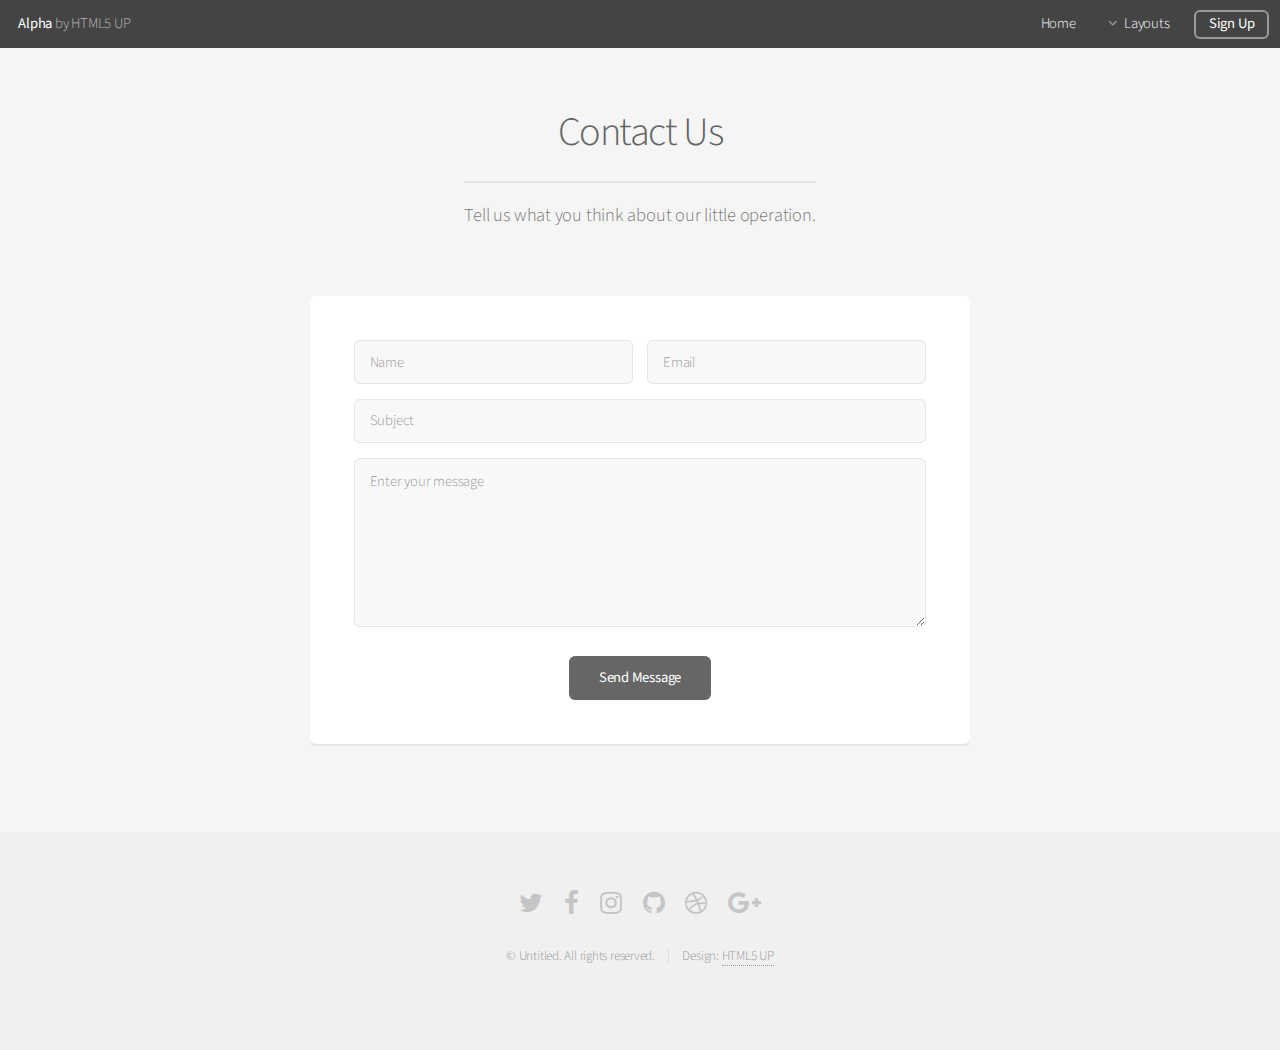
<file: contact.html>
<!DOCTYPE HTML>
<!--
	Alpha by HTML5 UP
	html5up.net | @ajlkn
	Free for personal and commercial use under the CCA 3.0 license (html5up.net/license)
-->
<html>
	<head>
		<title>Contact - Alpha by HTML5 UP</title>
		<meta charset="utf-8" />
		<meta name="viewport" content="width=device-width, initial-scale=1" />
		<!--[if lte IE 8]><script src="assets/js/ie/html5shiv.js"></script><![endif]-->
		<link rel="stylesheet" href="assets/css/main.css" />
		<!--[if lte IE 8]><link rel="stylesheet" href="assets/css/ie8.css" /><![endif]-->
	</head>
	<body>
		<div id="page-wrapper">

			<!-- Header -->
				<header id="header">
					<h1><a href="index.html">Alpha</a> by HTML5 UP</h1>
					<nav id="nav">
						<ul>
							<li><a href="index.html">Home</a></li>
							<li>
								<a href="#" class="icon fa-angle-down">Layouts</a>
								<ul>
									<li><a href="generic.html">Generic</a></li>
									<li><a href="contact.html">Contact</a></li>
									<li><a href="elements.html">Elements</a></li>
									<li>
										<a href="#">Submenu</a>
										<ul>
											<li><a href="#">Option One</a></li>
											<li><a href="#">Option Two</a></li>
											<li><a href="#">Option Three</a></li>
											<li><a href="#">Option Four</a></li>
										</ul>
									</li>
								</ul>
							</li>
							<li><a href="#" class="button">Sign Up</a></li>
						</ul>
					</nav>
				</header>

			<!-- Main -->
				<section id="main" class="container 75%">
					<header>
						<h2>Contact Us</h2>
						<p>Tell us what you think about our little operation.</p>
					</header>
					<div class="box">
						<form method="post" action="#">
							<div class="row uniform 50%">
								<div class="6u 12u(mobilep)">
									<input type="text" name="name" id="name" value="" placeholder="Name" />
								</div>
								<div class="6u 12u(mobilep)">
									<input type="email" name="email" id="email" value="" placeholder="Email" />
								</div>
							</div>
							<div class="row uniform 50%">
								<div class="12u">
									<input type="text" name="subject" id="subject" value="" placeholder="Subject" />
								</div>
							</div>
							<div class="row uniform 50%">
								<div class="12u">
									<textarea name="message" id="message" placeholder="Enter your message" rows="6"></textarea>
								</div>
							</div>
							<div class="row uniform">
								<div class="12u">
									<ul class="actions align-center">
										<li><input type="submit" value="Send Message" /></li>
									</ul>
								</div>
							</div>
						</form>
					</div>
				</section>

			<!-- Footer -->
				<footer id="footer">
					<ul class="icons">
						<li><a href="#" class="icon fa-twitter"><span class="label">Twitter</span></a></li>
						<li><a href="#" class="icon fa-facebook"><span class="label">Facebook</span></a></li>
						<li><a href="#" class="icon fa-instagram"><span class="label">Instagram</span></a></li>
						<li><a href="#" class="icon fa-github"><span class="label">Github</span></a></li>
						<li><a href="#" class="icon fa-dribbble"><span class="label">Dribbble</span></a></li>
						<li><a href="#" class="icon fa-google-plus"><span class="label">Google+</span></a></li>
					</ul>
					<ul class="copyright">
						<li>&copy; Untitled. All rights reserved.</li><li>Design: <a href="http://html5up.net">HTML5 UP</a></li>
					</ul>
				</footer>

		</div>

		<!-- Scripts -->
			<script src="assets/js/jquery.min.js"></script>
			<script src="assets/js/jquery.dropotron.min.js"></script>
			<script src="assets/js/jquery.scrollgress.min.js"></script>
			<script src="assets/js/skel.min.js"></script>
			<script src="assets/js/util.js"></script>
			<!--[if lte IE 8]><script src="assets/js/ie/respond.min.js"></script><![endif]-->
			<script src="assets/js/main.js"></script>

	</body>
</html>
</file>
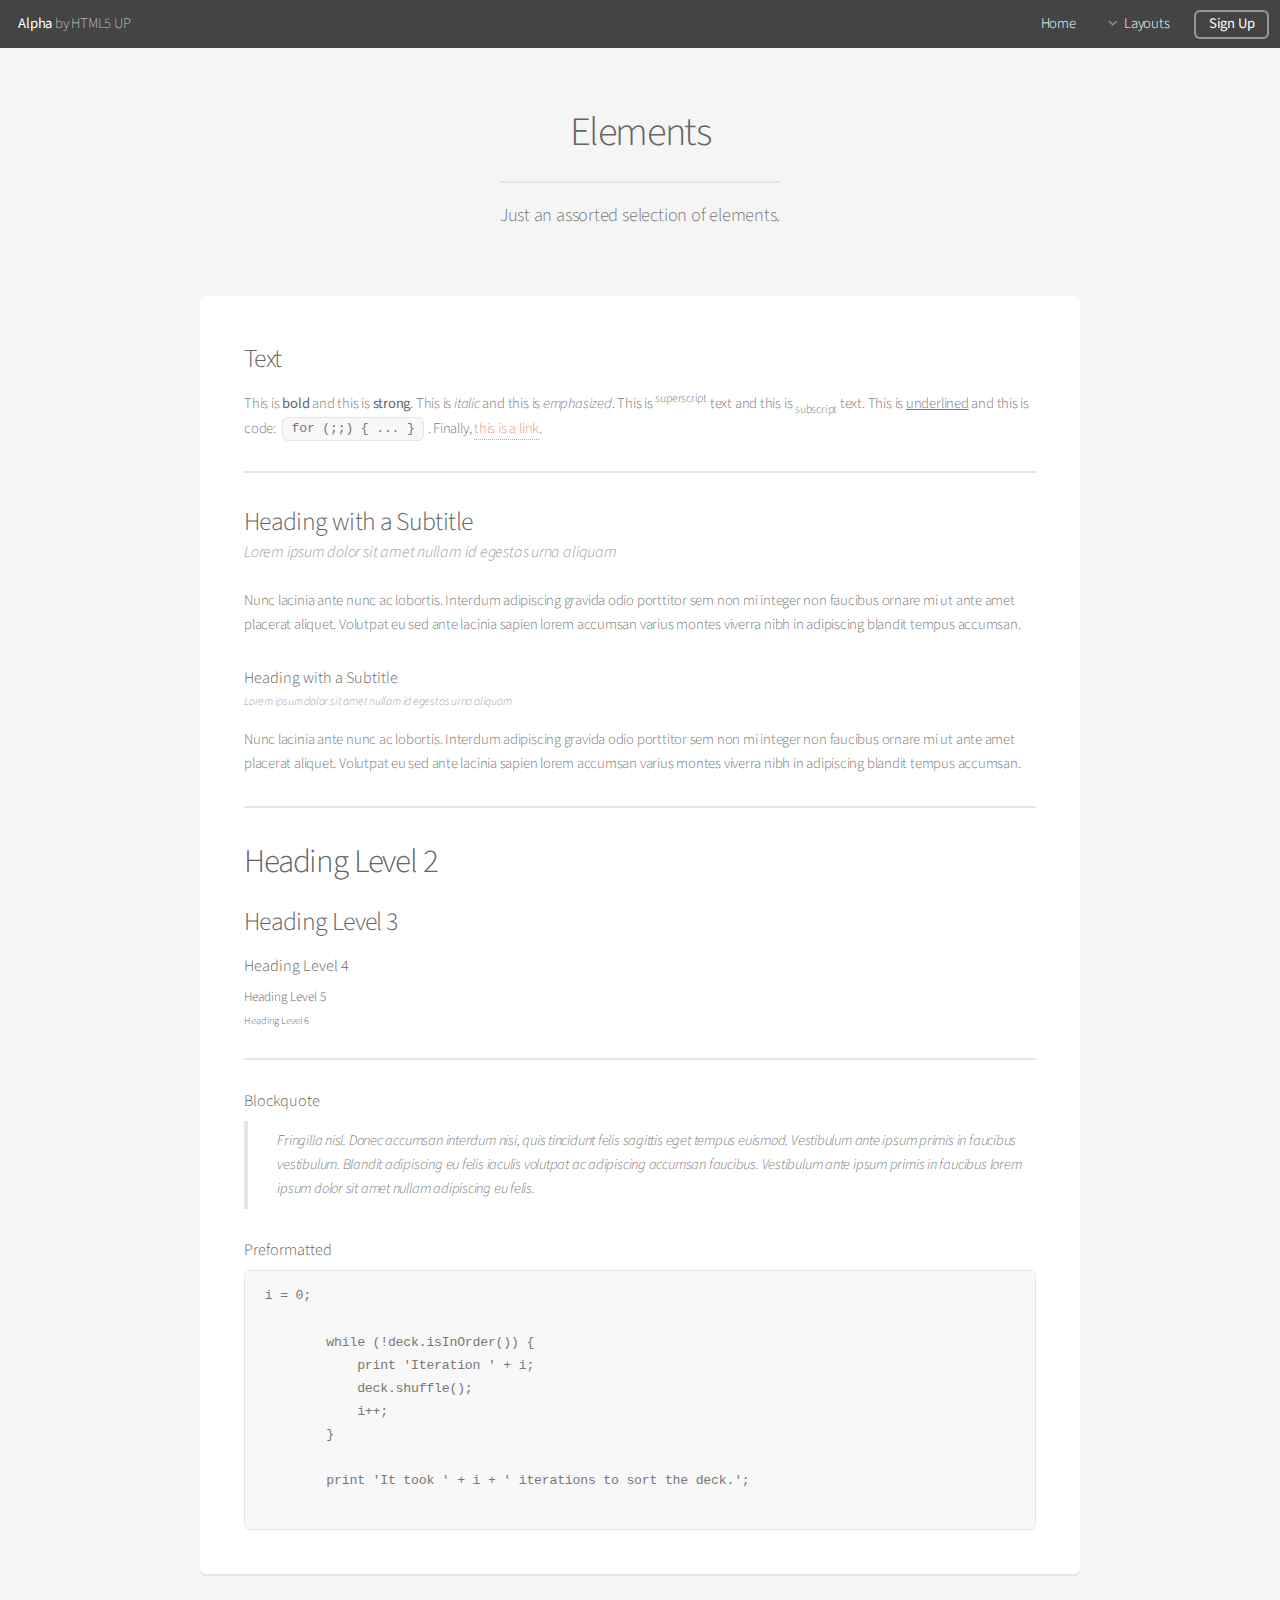
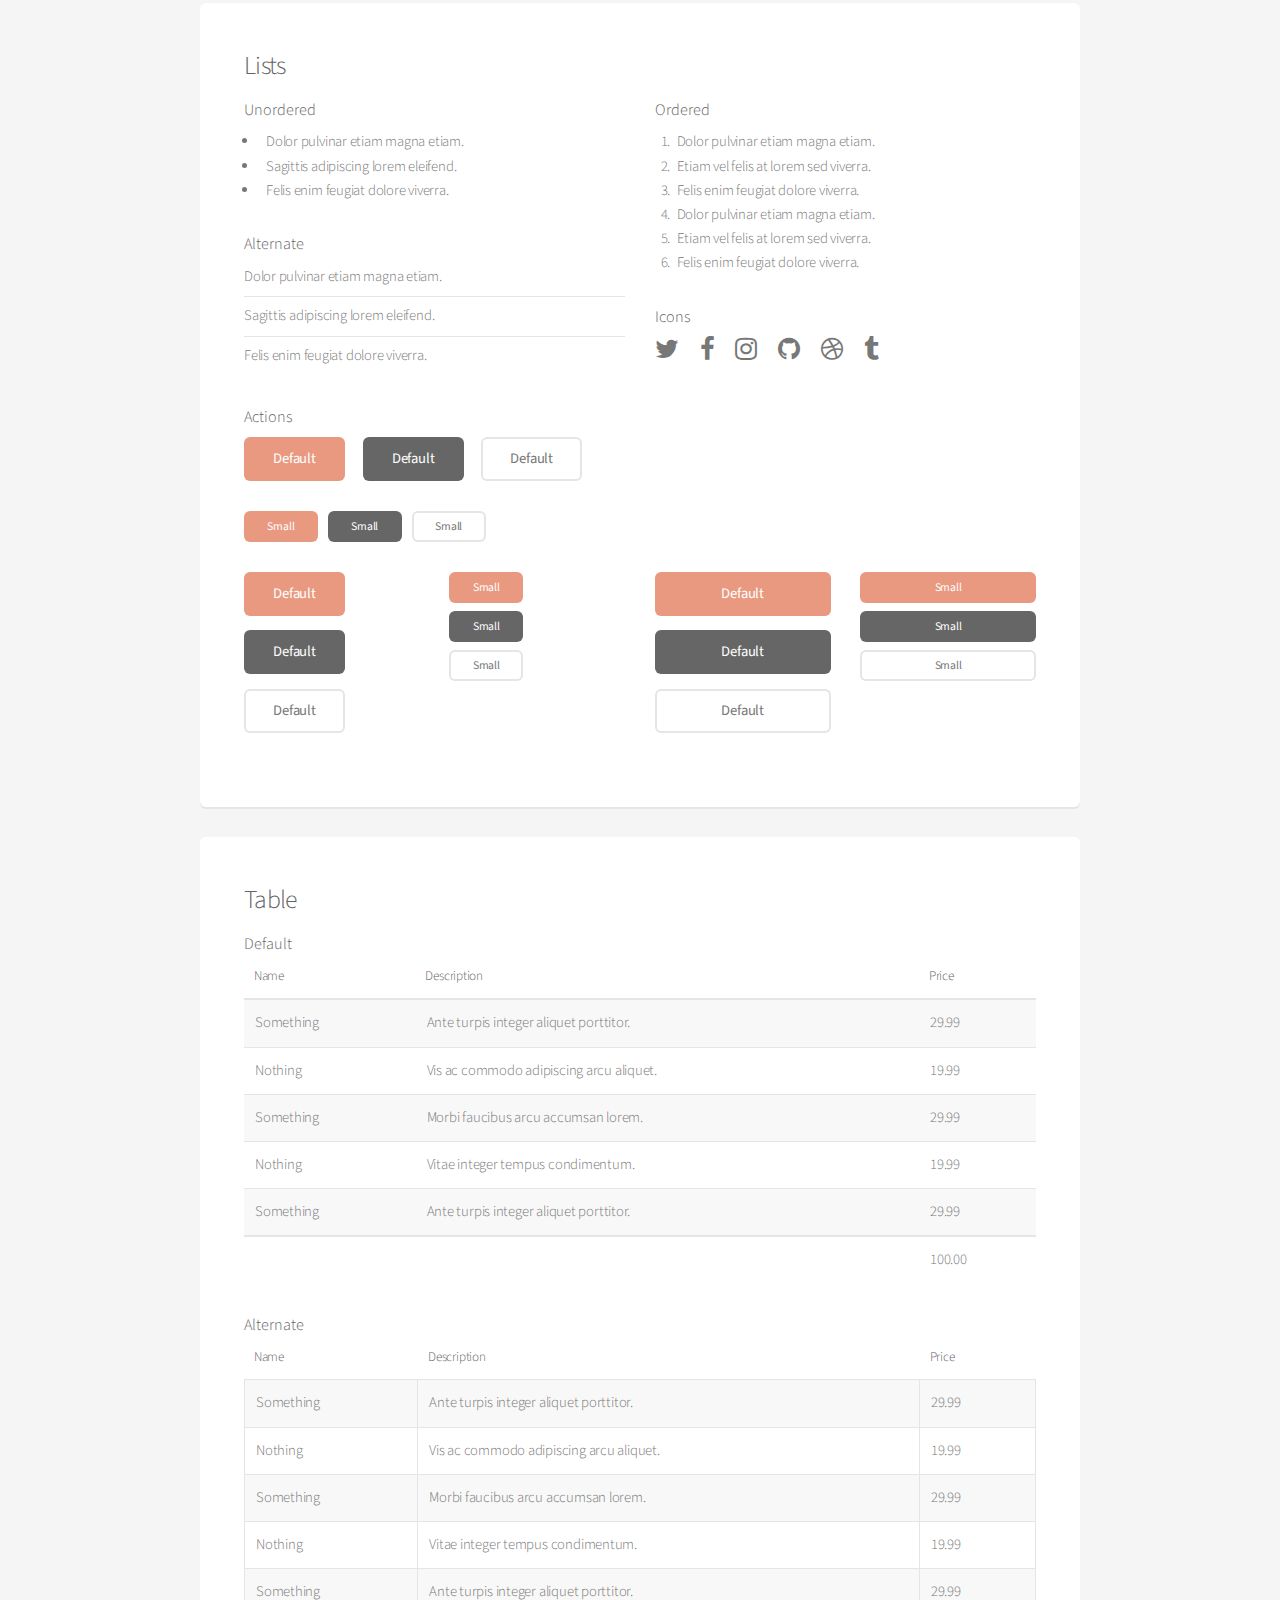
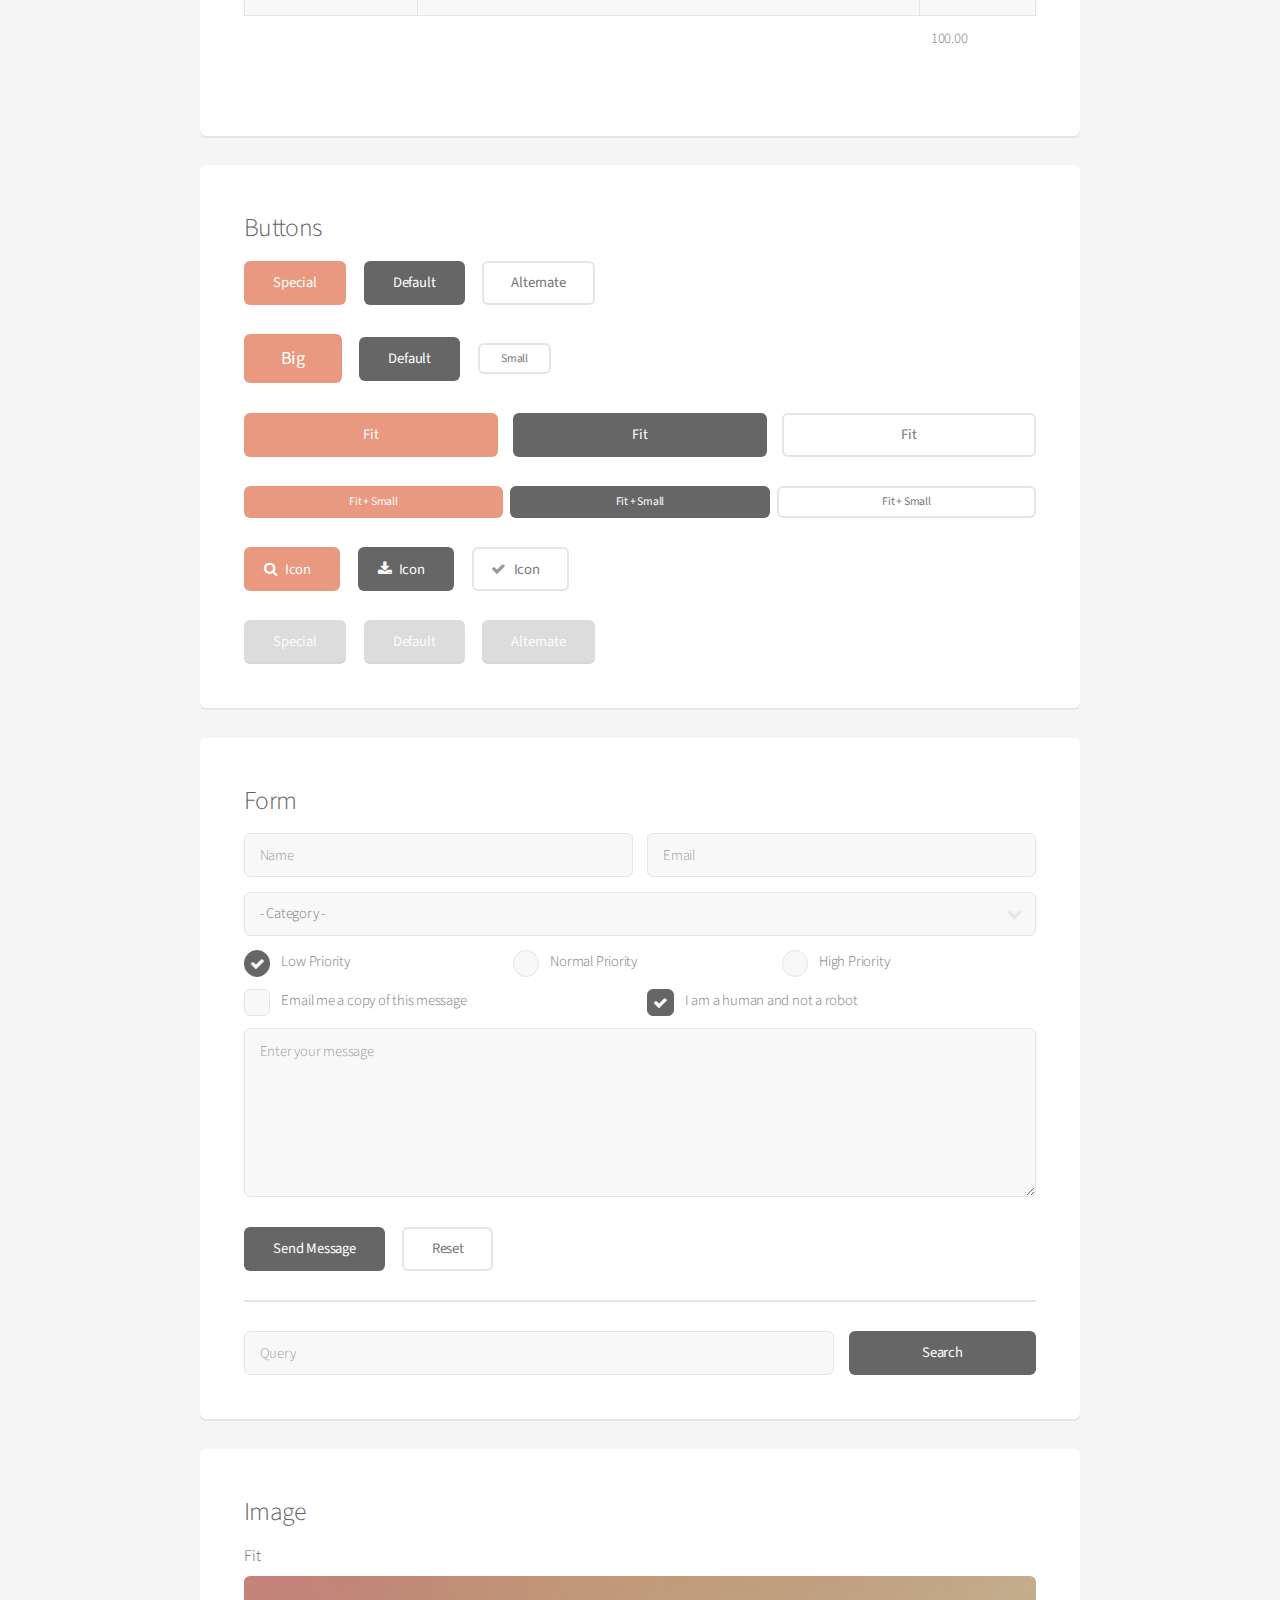
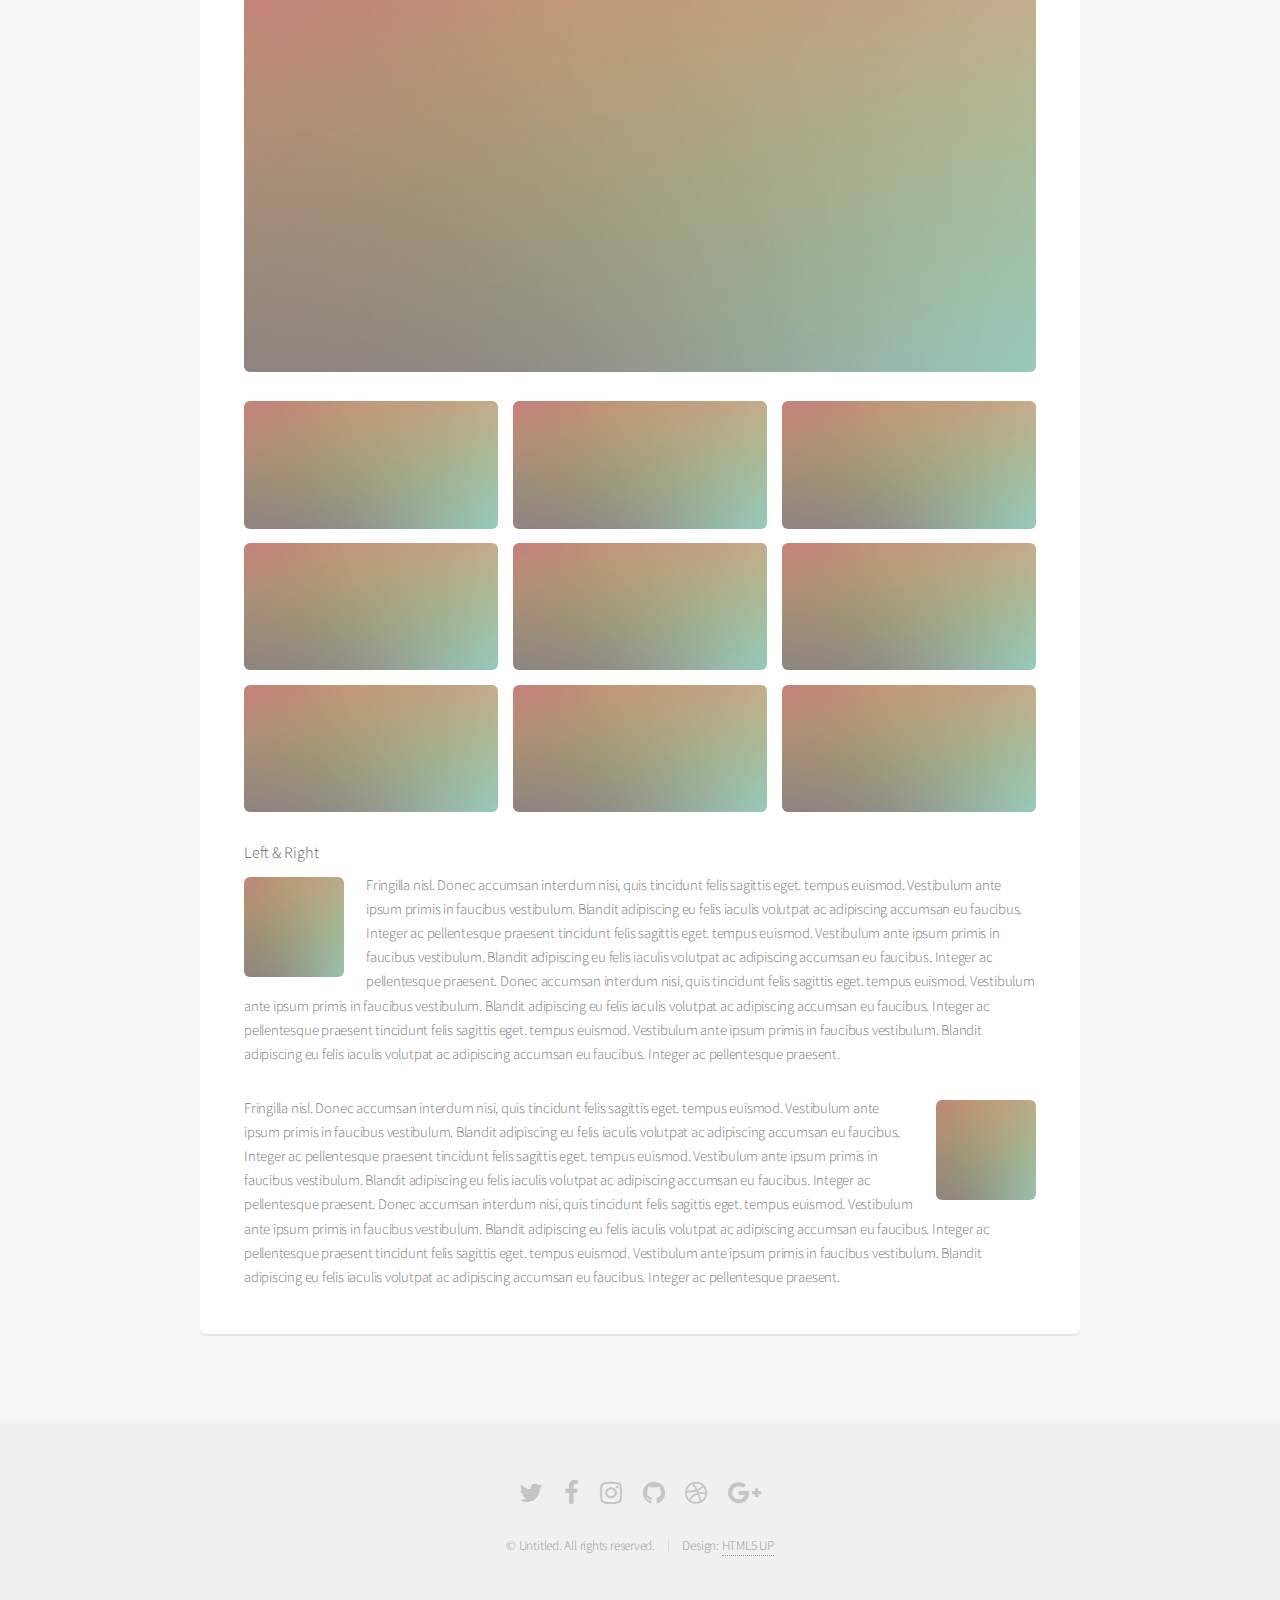
<file: elements.html>
<!DOCTYPE HTML>
<!--
	Alpha by HTML5 UP
	html5up.net | @ajlkn
	Free for personal and commercial use under the CCA 3.0 license (html5up.net/license)
-->
<html>
	<head>
		<title>Elements - Alpha by HTML5 UP</title>
		<meta charset="utf-8" />
		<meta name="viewport" content="width=device-width, initial-scale=1" />
		<!--[if lte IE 8]><script src="assets/js/ie/html5shiv.js"></script><![endif]-->
		<link rel="stylesheet" href="assets/css/main.css" />
		<!--[if lte IE 8]><link rel="stylesheet" href="assets/css/ie8.css" /><![endif]-->
	</head>
	<body>
		<div id="page-wrapper">

			<!-- Header -->
				<header id="header">
					<h1><a href="index.html">Alpha</a> by HTML5 UP</h1>
					<nav id="nav">
						<ul>
							<li><a href="index.html">Home</a></li>
							<li>
								<a href="#" class="icon fa-angle-down">Layouts</a>
								<ul>
									<li><a href="generic.html">Generic</a></li>
									<li><a href="contact.html">Contact</a></li>
									<li><a href="elements.html">Elements</a></li>
									<li>
										<a href="#">Submenu</a>
										<ul>
											<li><a href="#">Option One</a></li>
											<li><a href="#">Option Two</a></li>
											<li><a href="#">Option Three</a></li>
											<li><a href="#">Option Four</a></li>
										</ul>
									</li>
								</ul>
							</li>
							<li><a href="#" class="button">Sign Up</a></li>
						</ul>
					</nav>
				</header>

			<!-- Main -->
				<section id="main" class="container">
					<header>
						<h2>Elements</h2>
						<p>Just an assorted selection of elements.</p>
					</header>
					<div class="row">
						<div class="12u">

							<!-- Text -->
								<section class="box">
									<h3>Text</h3>
									<p>This is <b>bold</b> and this is <strong>strong</strong>. This is <i>italic</i> and this is <em>emphasized</em>.
									This is <sup>superscript</sup> text and this is <sub>subscript</sub> text.
									This is <u>underlined</u> and this is code: <code>for (;;) { ... }</code>. Finally, <a href="#">this is a link</a>.</p>

									<hr />

									<header>
										<h3>Heading with a Subtitle</h3>
										<p>Lorem ipsum dolor sit amet nullam id egestas urna aliquam</p>
									</header>
									<p>Nunc lacinia ante nunc ac lobortis. Interdum adipiscing gravida odio porttitor sem non mi integer non faucibus ornare mi ut ante amet placerat aliquet. Volutpat eu sed ante lacinia sapien lorem accumsan varius montes viverra nibh in adipiscing blandit tempus accumsan.</p>
									<header>
										<h4>Heading with a Subtitle</h4>
										<p>Lorem ipsum dolor sit amet nullam id egestas urna aliquam</p>
									</header>
									<p>Nunc lacinia ante nunc ac lobortis. Interdum adipiscing gravida odio porttitor sem non mi integer non faucibus ornare mi ut ante amet placerat aliquet. Volutpat eu sed ante lacinia sapien lorem accumsan varius montes viverra nibh in adipiscing blandit tempus accumsan.</p>

									<hr />

									<h2>Heading Level 2</h2>
									<h3>Heading Level 3</h3>
									<h4>Heading Level 4</h4>
									<h5>Heading Level 5</h5>
									<h6>Heading Level 6</h6>

									<hr />

									<h4>Blockquote</h4>
									<blockquote>Fringilla nisl. Donec accumsan interdum nisi, quis tincidunt felis sagittis eget tempus euismod. Vestibulum ante ipsum primis in faucibus vestibulum. Blandit adipiscing eu felis iaculis volutpat ac adipiscing accumsan faucibus. Vestibulum ante ipsum primis in faucibus lorem ipsum dolor sit amet nullam adipiscing eu felis.</blockquote>

									<h4>Preformatted</h4>
									<pre>i = 0;

	while (!deck.isInOrder()) {
	    print 'Iteration ' + i;
	    deck.shuffle();
	    i++;
	}

	print 'It took ' + i + ' iterations to sort the deck.';
	</pre>
								</section>

						</div>
					</div>
					<div class="row">
						<div class="12u">

							<!-- Lists -->
								<section class="box">
									<h3>Lists</h3>
									<div class="row">
										<div class="6u 12u(mobilep)">

											<h4>Unordered</h4>
											<ul>
												<li>Dolor pulvinar etiam magna etiam.</li>
												<li>Sagittis adipiscing lorem eleifend.</li>
												<li>Felis enim feugiat dolore viverra.</li>
											</ul>

											<h4>Alternate</h4>
											<ul class="alt">
												<li>Dolor pulvinar etiam magna etiam.</li>
												<li>Sagittis adipiscing lorem eleifend.</li>
												<li>Felis enim feugiat dolore viverra.</li>
											</ul>

										</div>
										<div class="6u 12u(mobilep)">

											<h4>Ordered</h4>
											<ol>
												<li>Dolor pulvinar etiam magna etiam.</li>
												<li>Etiam vel felis at lorem sed viverra.</li>
												<li>Felis enim feugiat dolore viverra.</li>
												<li>Dolor pulvinar etiam magna etiam.</li>
												<li>Etiam vel felis at lorem sed viverra.</li>
												<li>Felis enim feugiat dolore viverra.</li>
											</ol>

											<h4>Icons</h4>
											<ul class="icons">
												<li><a href="#" class="icon fa-twitter"><span class="label">Twitter</span></a></li>
												<li><a href="#" class="icon fa-facebook"><span class="label">Facebook</span></a></li>
												<li><a href="#" class="icon fa-instagram"><span class="label">Instagram</span></a></li>
												<li><a href="#" class="icon fa-github"><span class="label">Github</span></a></li>
												<li><a href="#" class="icon fa-dribbble"><span class="label">Dribbble</span></a></li>
												<li><a href="#" class="icon fa-tumblr"><span class="label">Tumblr</span></a></li>
											</ul>

										</div>
									</div>

									<h4>Actions</h4>
									<ul class="actions">
										<li><a href="#" class="button special">Default</a></li>
										<li><a href="#" class="button">Default</a></li>
										<li><a href="#" class="button alt">Default</a></li>
									</ul>
									<ul class="actions small">
										<li><a href="#" class="button special small">Small</a></li>
										<li><a href="#" class="button small">Small</a></li>
										<li><a href="#" class="button alt small">Small</a></li>
									</ul>
									<div class="row">
										<div class="3u 6u(narrower) 12u$(mobilep)">
											<ul class="actions vertical">
												<li><a href="#" class="button special">Default</a></li>
												<li><a href="#" class="button">Default</a></li>
												<li><a href="#" class="button alt">Default</a></li>
											</ul>
										</div>
										<div class="3u 6u$(narrower) 12u$(mobilep)">
											<ul class="actions vertical small">
												<li><a href="#" class="button special small">Small</a></li>
												<li><a href="#" class="button small">Small</a></li>
												<li><a href="#" class="button alt small">Small</a></li>
											</ul>
										</div>
										<div class="3u 6u(narrower) 12u$(mobilep)">
											<ul class="actions vertical">
												<li><a href="#" class="button special fit">Default</a></li>
												<li><a href="#" class="button fit">Default</a></li>
												<li><a href="#" class="button alt fit">Default</a></li>
											</ul>
										</div>
										<div class="3u 6u$(narrower) 12u$(mobilep)">
											<ul class="actions vertical small">
												<li><a href="#" class="button special small fit">Small</a></li>
												<li><a href="#" class="button small fit">Small</a></li>
												<li><a href="#" class="button alt small fit">Small</a></li>
											</ul>
										</div>
									</div>
								</section>

						</div>
					</div>
					<div class="row">
						<div class="12u">

							<!-- Table -->
								<section class="box">
									<h3>Table</h3>

									<h4>Default</h4>
									<div class="table-wrapper">
										<table>
											<thead>
												<tr>
													<th>Name</th>
													<th>Description</th>
													<th>Price</th>
												</tr>
											</thead>
											<tbody>
												<tr>
													<td>Something</td>
													<td>Ante turpis integer aliquet porttitor.</td>
													<td>29.99</td>
												</tr>
												<tr>
													<td>Nothing</td>
													<td>Vis ac commodo adipiscing arcu aliquet.</td>
													<td>19.99</td>
												</tr>
												<tr>
													<td>Something</td>
													<td> Morbi faucibus arcu accumsan lorem.</td>
													<td>29.99</td>
												</tr>
												<tr>
													<td>Nothing</td>
													<td>Vitae integer tempus condimentum.</td>
													<td>19.99</td>
												</tr>
												<tr>
													<td>Something</td>
													<td>Ante turpis integer aliquet porttitor.</td>
													<td>29.99</td>
												</tr>
											</tbody>
											<tfoot>
												<tr>
													<td colspan="2"></td>
													<td>100.00</td>
												</tr>
											</tfoot>
										</table>
									</div>

									<h4>Alternate</h4>
									<div class="table-wrapper">
										<table class="alt">
											<thead>
												<tr>
													<th>Name</th>
													<th>Description</th>
													<th>Price</th>
												</tr>
											</thead>
											<tbody>
												<tr>
													<td>Something</td>
													<td>Ante turpis integer aliquet porttitor.</td>
													<td>29.99</td>
												</tr>
												<tr>
													<td>Nothing</td>
													<td>Vis ac commodo adipiscing arcu aliquet.</td>
													<td>19.99</td>
												</tr>
												<tr>
													<td>Something</td>
													<td> Morbi faucibus arcu accumsan lorem.</td>
													<td>29.99</td>
												</tr>
												<tr>
													<td>Nothing</td>
													<td>Vitae integer tempus condimentum.</td>
													<td>19.99</td>
												</tr>
												<tr>
													<td>Something</td>
													<td>Ante turpis integer aliquet porttitor.</td>
													<td>29.99</td>
												</tr>
											</tbody>
											<tfoot>
												<tr>
													<td colspan="2"></td>
													<td>100.00</td>
												</tr>
											</tfoot>
										</table>
									</div>
								</section>

						</div>
					</div>
					<div class="row">
						<div class="12u">

							<!-- Buttons -->
								<section class="box">
									<h3>Buttons</h3>
									<ul class="actions">
										<li><a href="#" class="button special">Special</a></li>
										<li><a href="#" class="button">Default</a></li>
										<li><a href="#" class="button alt">Alternate</a></li>
									</ul>
									<ul class="actions">
										<li><a href="#" class="button special big">Big</a></li>
										<li><a href="#" class="button">Default</a></li>
										<li><a href="#" class="button alt small">Small</a></li>
									</ul>
									<ul class="actions fit">
										<li><a href="#" class="button special fit">Fit</a></li>
										<li><a href="#" class="button fit">Fit</a></li>
										<li><a href="#" class="button alt fit">Fit</a></li>
									</ul>
									<ul class="actions fit small">
										<li><a href="#" class="button special fit small">Fit + Small</a></li>
										<li><a href="#" class="button fit small">Fit + Small</a></li>
										<li><a href="#" class="button alt fit small">Fit + Small</a></li>
									</ul>
									<ul class="actions">
										<li><a href="#" class="button special icon fa-search">Icon</a></li>
										<li><a href="#" class="button icon fa-download">Icon</a></li>
										<li><a href="#" class="button alt icon fa-check">Icon</a></li>
									</ul>
									<ul class="actions">
										<li><span class="button special disabled">Special</span></li>
										<li><span class="button disabled">Default</span></li>
										<li><span class="button alt disabled">Alternate</span></li>
									</ul>
								</section>

						</div>
					</div>
					<div class="row">
						<div class="12u">

							<!-- Form -->
								<section class="box">
									<h3>Form</h3>
									<form method="post" action="#">
										<div class="row uniform 50%">
											<div class="6u 12u(mobilep)">
												<input type="text" name="name" id="name" value="" placeholder="Name" />
											</div>
											<div class="6u 12u(mobilep)">
												<input type="email" name="email" id="email" value="" placeholder="Email" />
											</div>
										</div>
										<div class="row uniform 50%">
											<div class="12u">
												<div class="select-wrapper">
													<select name="category" id="category">
														<option value="">- Category -</option>
														<option value="1">Manufacturing</option>
														<option value="1">Shipping</option>
														<option value="1">Administration</option>
														<option value="1">Human Resources</option>
													</select>
												</div>
											</div>
										</div>
										<div class="row uniform 50%">
											<div class="4u 12u(narrower)">
												<input type="radio" id="priority-low" name="priority" checked>
												<label for="priority-low">Low Priority</label>
											</div>
											<div class="4u 12u(narrower)">
												<input type="radio" id="priority-normal" name="priority">
												<label for="priority-normal">Normal Priority</label>
											</div>
											<div class="4u 12u(narrower)">
												<input type="radio" id="priority-high" name="priority">
												<label for="priority-high">High Priority</label>
											</div>
										</div>
										<div class="row uniform 50%">
											<div class="6u 12u(narrower)">
												<input type="checkbox" id="copy" name="copy">
												<label for="copy">Email me a copy of this message</label>
											</div>
											<div class="6u 12u(narrower)">
												<input type="checkbox" id="human" name="human" checked>
												<label for="human">I am a human and not a robot</label>
											</div>
										</div>
										<div class="row uniform 50%">
											<div class="12u">
												<textarea name="message" id="message" placeholder="Enter your message" rows="6"></textarea>
											</div>
										</div>
										<div class="row uniform">
											<div class="12u">
												<ul class="actions">
													<li><input type="submit" value="Send Message" /></li>
													<li><input type="reset" value="Reset" class="alt" /></li>
												</ul>
											</div>
										</div>
									</form>

									<hr />

									<form method="post" action="#">
										<div class="row uniform 50%">
											<div class="9u 12u(mobilep)">
												<input type="text" name="query" id="query" value="" placeholder="Query" />
											</div>
											<div class="3u 12u(mobilep)">
												<input type="submit" value="Search" class="fit" />
											</div>
										</div>
									</form>
								</section>

						</div>
					</div>
					<div class="row">
						<div class="12u">

							<!-- Image -->
								<section class="box">
									<h3>Image</h3>
									<h4>Fit</h4>
									<span class="image fit"><img src="images/pic04.jpg" alt="" /></span>
									<div class="box alt">
										<div class="row no-collapse 50% uniform">
											<div class="4u"><span class="image fit"><img src="images/pic04.jpg" alt="" /></span></div>
											<div class="4u"><span class="image fit"><img src="images/pic04.jpg" alt="" /></span></div>
											<div class="4u"><span class="image fit"><img src="images/pic04.jpg" alt="" /></span></div>
										</div>
										<div class="row no-collapse 50% uniform">
											<div class="4u"><span class="image fit"><img src="images/pic04.jpg" alt="" /></span></div>
											<div class="4u"><span class="image fit"><img src="images/pic04.jpg" alt="" /></span></div>
											<div class="4u"><span class="image fit"><img src="images/pic04.jpg" alt="" /></span></div>
										</div>
										<div class="row no-collapse 50% uniform">
											<div class="4u"><span class="image fit"><img src="images/pic04.jpg" alt="" /></span></div>
											<div class="4u"><span class="image fit"><img src="images/pic04.jpg" alt="" /></span></div>
											<div class="4u"><span class="image fit"><img src="images/pic04.jpg" alt="" /></span></div>
										</div>
									</div>

									<h4>Left &amp; Right</h4>
									<p><span class="image left"><img src="images/pic05.jpg" alt="" /></span>Fringilla nisl. Donec accumsan interdum nisi, quis tincidunt felis sagittis eget. tempus euismod. Vestibulum ante ipsum primis in faucibus vestibulum. Blandit adipiscing eu felis iaculis volutpat ac adipiscing accumsan eu faucibus. Integer ac pellentesque praesent tincidunt felis sagittis eget. tempus euismod. Vestibulum ante ipsum primis in faucibus vestibulum. Blandit adipiscing eu felis iaculis volutpat ac adipiscing accumsan eu faucibus. Integer ac pellentesque praesent. Donec accumsan interdum nisi, quis tincidunt felis sagittis eget. tempus euismod. Vestibulum ante ipsum primis in faucibus vestibulum. Blandit adipiscing eu felis iaculis volutpat ac adipiscing accumsan eu faucibus. Integer ac pellentesque praesent tincidunt felis sagittis eget. tempus euismod. Vestibulum ante ipsum primis in faucibus vestibulum. Blandit adipiscing eu felis iaculis volutpat ac adipiscing accumsan eu faucibus. Integer ac pellentesque praesent.</p>
									<p><span class="image right"><img src="images/pic05.jpg" alt="" /></span>Fringilla nisl. Donec accumsan interdum nisi, quis tincidunt felis sagittis eget. tempus euismod. Vestibulum ante ipsum primis in faucibus vestibulum. Blandit adipiscing eu felis iaculis volutpat ac adipiscing accumsan eu faucibus. Integer ac pellentesque praesent tincidunt felis sagittis eget. tempus euismod. Vestibulum ante ipsum primis in faucibus vestibulum. Blandit adipiscing eu felis iaculis volutpat ac adipiscing accumsan eu faucibus. Integer ac pellentesque praesent. Donec accumsan interdum nisi, quis tincidunt felis sagittis eget. tempus euismod. Vestibulum ante ipsum primis in faucibus vestibulum. Blandit adipiscing eu felis iaculis volutpat ac adipiscing accumsan eu faucibus. Integer ac pellentesque praesent tincidunt felis sagittis eget. tempus euismod. Vestibulum ante ipsum primis in faucibus vestibulum. Blandit adipiscing eu felis iaculis volutpat ac adipiscing accumsan eu faucibus. Integer ac pellentesque praesent.</p>
								</section>

						</div>
					</div>
				</section>

			<!-- Footer -->
				<footer id="footer">
					<ul class="icons">
						<li><a href="#" class="icon fa-twitter"><span class="label">Twitter</span></a></li>
						<li><a href="#" class="icon fa-facebook"><span class="label">Facebook</span></a></li>
						<li><a href="#" class="icon fa-instagram"><span class="label">Instagram</span></a></li>
						<li><a href="#" class="icon fa-github"><span class="label">Github</span></a></li>
						<li><a href="#" class="icon fa-dribbble"><span class="label">Dribbble</span></a></li>
						<li><a href="#" class="icon fa-google-plus"><span class="label">Google+</span></a></li>
					</ul>
					<ul class="copyright">
						<li>&copy; Untitled. All rights reserved.</li><li>Design: <a href="http://html5up.net">HTML5 UP</a></li>
					</ul>
				</footer>

		</div>

		<!-- Scripts -->
			<script src="assets/js/jquery.min.js"></script>
			<script src="assets/js/jquery.dropotron.min.js"></script>
			<script src="assets/js/jquery.scrollgress.min.js"></script>
			<script src="assets/js/skel.min.js"></script>
			<script src="assets/js/util.js"></script>
			<!--[if lte IE 8]><script src="assets/js/ie/respond.min.js"></script><![endif]-->
			<script src="assets/js/main.js"></script>

	</body>
</html>
</file>
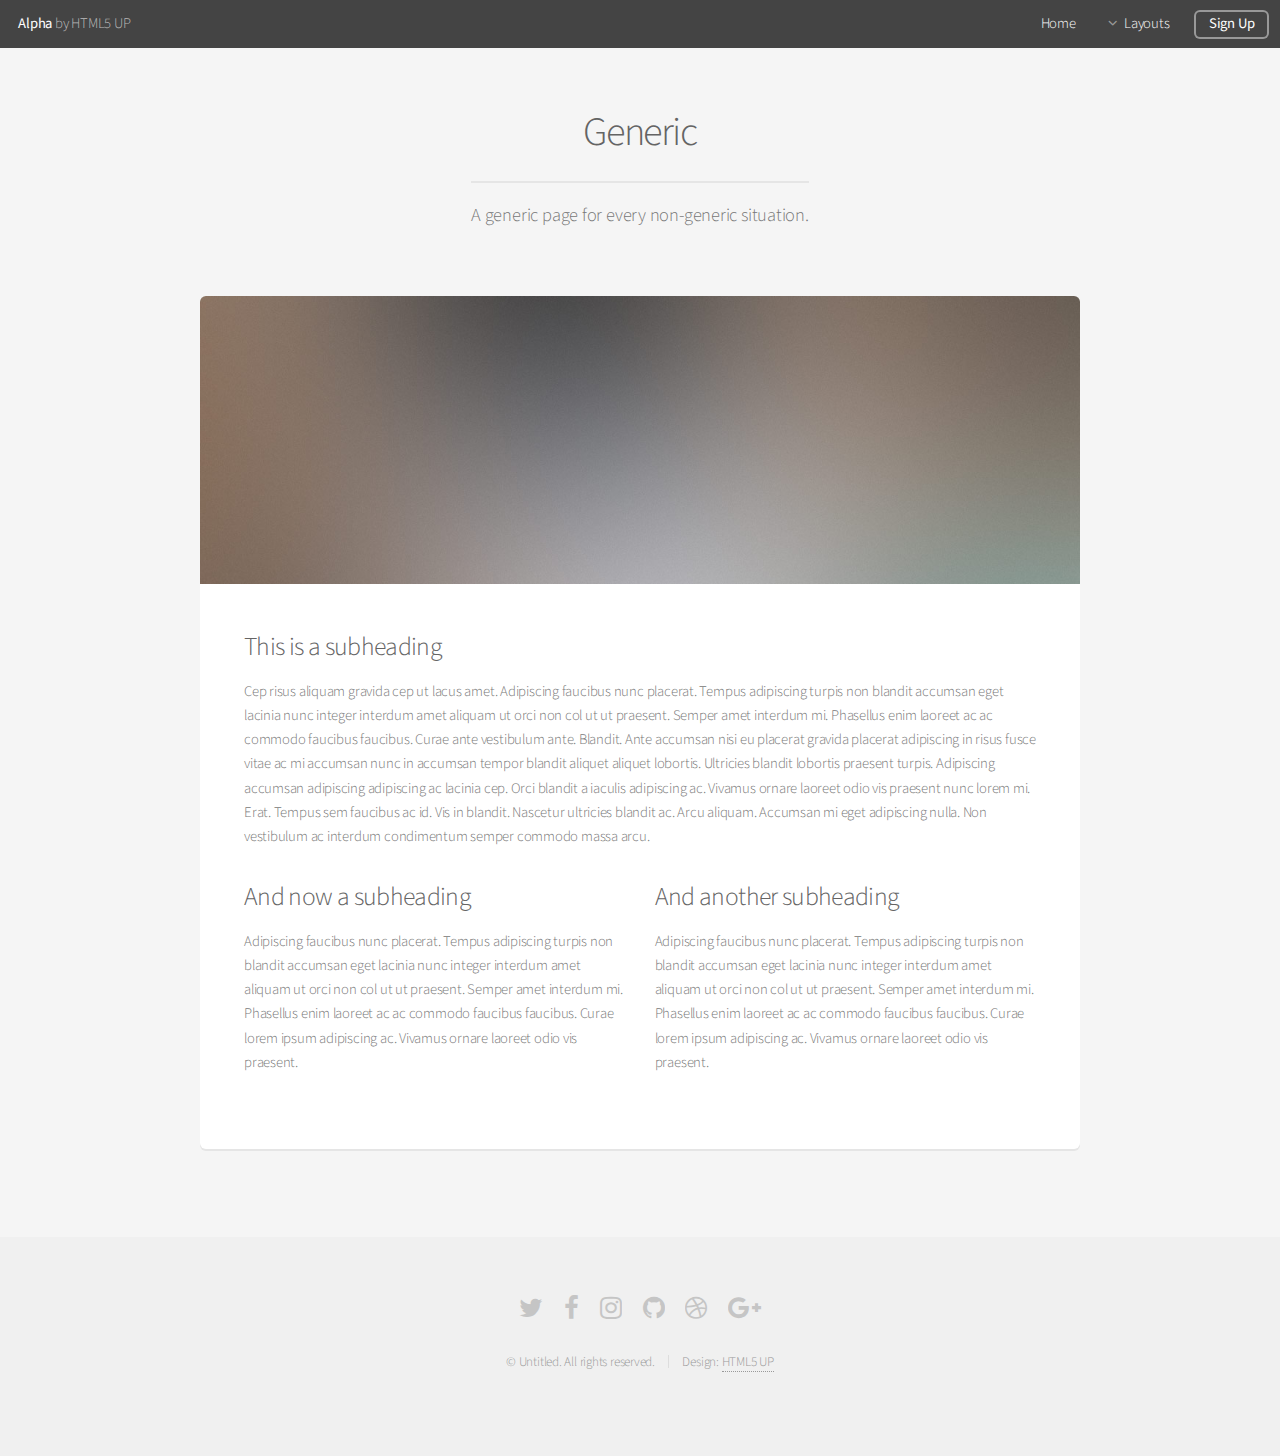
<file: generic.html>
<!DOCTYPE HTML>
<!--
	Alpha by HTML5 UP
	html5up.net | @ajlkn
	Free for personal and commercial use under the CCA 3.0 license (html5up.net/license)
-->
<html>
	<head>
		<title>Generic - Alpha by HTML5 UP</title>
		<meta charset="utf-8" />
		<meta name="viewport" content="width=device-width, initial-scale=1" />
		<!--[if lte IE 8]><script src="assets/js/ie/html5shiv.js"></script><![endif]-->
		<link rel="stylesheet" href="assets/css/main.css" />
		<!--[if lte IE 8]><link rel="stylesheet" href="assets/css/ie8.css" /><![endif]-->
	</head>
	<body>
		<div id="page-wrapper">

			<!-- Header -->
				<header id="header">
					<h1><a href="index.html">Alpha</a> by HTML5 UP</h1>
					<nav id="nav">
						<ul>
							<li><a href="index.html">Home</a></li>
							<li>
								<a href="#" class="icon fa-angle-down">Layouts</a>
								<ul>
									<li><a href="generic.html">Generic</a></li>
									<li><a href="contact.html">Contact</a></li>
									<li><a href="elements.html">Elements</a></li>
									<li>
										<a href="#">Submenu</a>
										<ul>
											<li><a href="#">Option One</a></li>
											<li><a href="#">Option Two</a></li>
											<li><a href="#">Option Three</a></li>
											<li><a href="#">Option Four</a></li>
										</ul>
									</li>
								</ul>
							</li>
							<li><a href="#" class="button">Sign Up</a></li>
						</ul>
					</nav>
				</header>

			<!-- Main -->
				<section id="main" class="container">
					<header>
						<h2>Generic</h2>
						<p>A generic page for every non-generic situation.</p>
					</header>
					<div class="box">
						<span class="image featured"><img src="images/pic01.jpg" alt="" /></span>
						<h3>This is a subheading</h3>
						<p>Cep risus aliquam gravida cep ut lacus amet. Adipiscing faucibus nunc placerat. Tempus adipiscing turpis non blandit accumsan eget lacinia nunc integer interdum amet aliquam ut orci non col ut ut praesent. Semper amet interdum mi. Phasellus enim laoreet ac ac commodo faucibus faucibus. Curae ante vestibulum ante. Blandit. Ante accumsan nisi eu placerat gravida placerat adipiscing in risus fusce vitae ac mi accumsan nunc in accumsan tempor blandit aliquet aliquet lobortis. Ultricies blandit lobortis praesent turpis. Adipiscing accumsan adipiscing adipiscing ac lacinia cep. Orci blandit a iaculis adipiscing ac. Vivamus ornare laoreet odio vis praesent nunc lorem mi. Erat. Tempus sem faucibus ac id. Vis in blandit. Nascetur ultricies blandit ac. Arcu aliquam. Accumsan mi eget adipiscing nulla. Non vestibulum ac interdum condimentum semper commodo massa arcu.</p>
						<div class="row">
							<div class="6u 12u(mobilep)">
								<h3>And now a subheading</h3>
								<p>Adipiscing faucibus nunc placerat. Tempus adipiscing turpis non blandit accumsan eget lacinia nunc integer interdum amet aliquam ut orci non col ut ut praesent. Semper amet interdum mi. Phasellus enim laoreet ac ac commodo faucibus faucibus. Curae lorem ipsum adipiscing ac. Vivamus ornare laoreet odio vis praesent.</p>
							</div>
							<div class="6u 12u(mobilep)">
								<h3>And another subheading</h3>
								<p>Adipiscing faucibus nunc placerat. Tempus adipiscing turpis non blandit accumsan eget lacinia nunc integer interdum amet aliquam ut orci non col ut ut praesent. Semper amet interdum mi. Phasellus enim laoreet ac ac commodo faucibus faucibus. Curae lorem ipsum adipiscing ac. Vivamus ornare laoreet odio vis praesent.</p>
							</div>
						</div>
					</div>
				</section>

			<!-- Footer -->
				<footer id="footer">
					<ul class="icons">
						<li><a href="#" class="icon fa-twitter"><span class="label">Twitter</span></a></li>
						<li><a href="#" class="icon fa-facebook"><span class="label">Facebook</span></a></li>
						<li><a href="#" class="icon fa-instagram"><span class="label">Instagram</span></a></li>
						<li><a href="#" class="icon fa-github"><span class="label">Github</span></a></li>
						<li><a href="#" class="icon fa-dribbble"><span class="label">Dribbble</span></a></li>
						<li><a href="#" class="icon fa-google-plus"><span class="label">Google+</span></a></li>
					</ul>
					<ul class="copyright">
						<li>&copy; Untitled. All rights reserved.</li><li>Design: <a href="http://html5up.net">HTML5 UP</a></li>
					</ul>
				</footer>

		</div>

		<!-- Scripts -->
			<script src="assets/js/jquery.min.js"></script>
			<script src="assets/js/jquery.dropotron.min.js"></script>
			<script src="assets/js/jquery.scrollgress.min.js"></script>
			<script src="assets/js/skel.min.js"></script>
			<script src="assets/js/util.js"></script>
			<!--[if lte IE 8]><script src="assets/js/ie/respond.min.js"></script><![endif]-->
			<script src="assets/js/main.js"></script>

	</body>
</html>
</file>
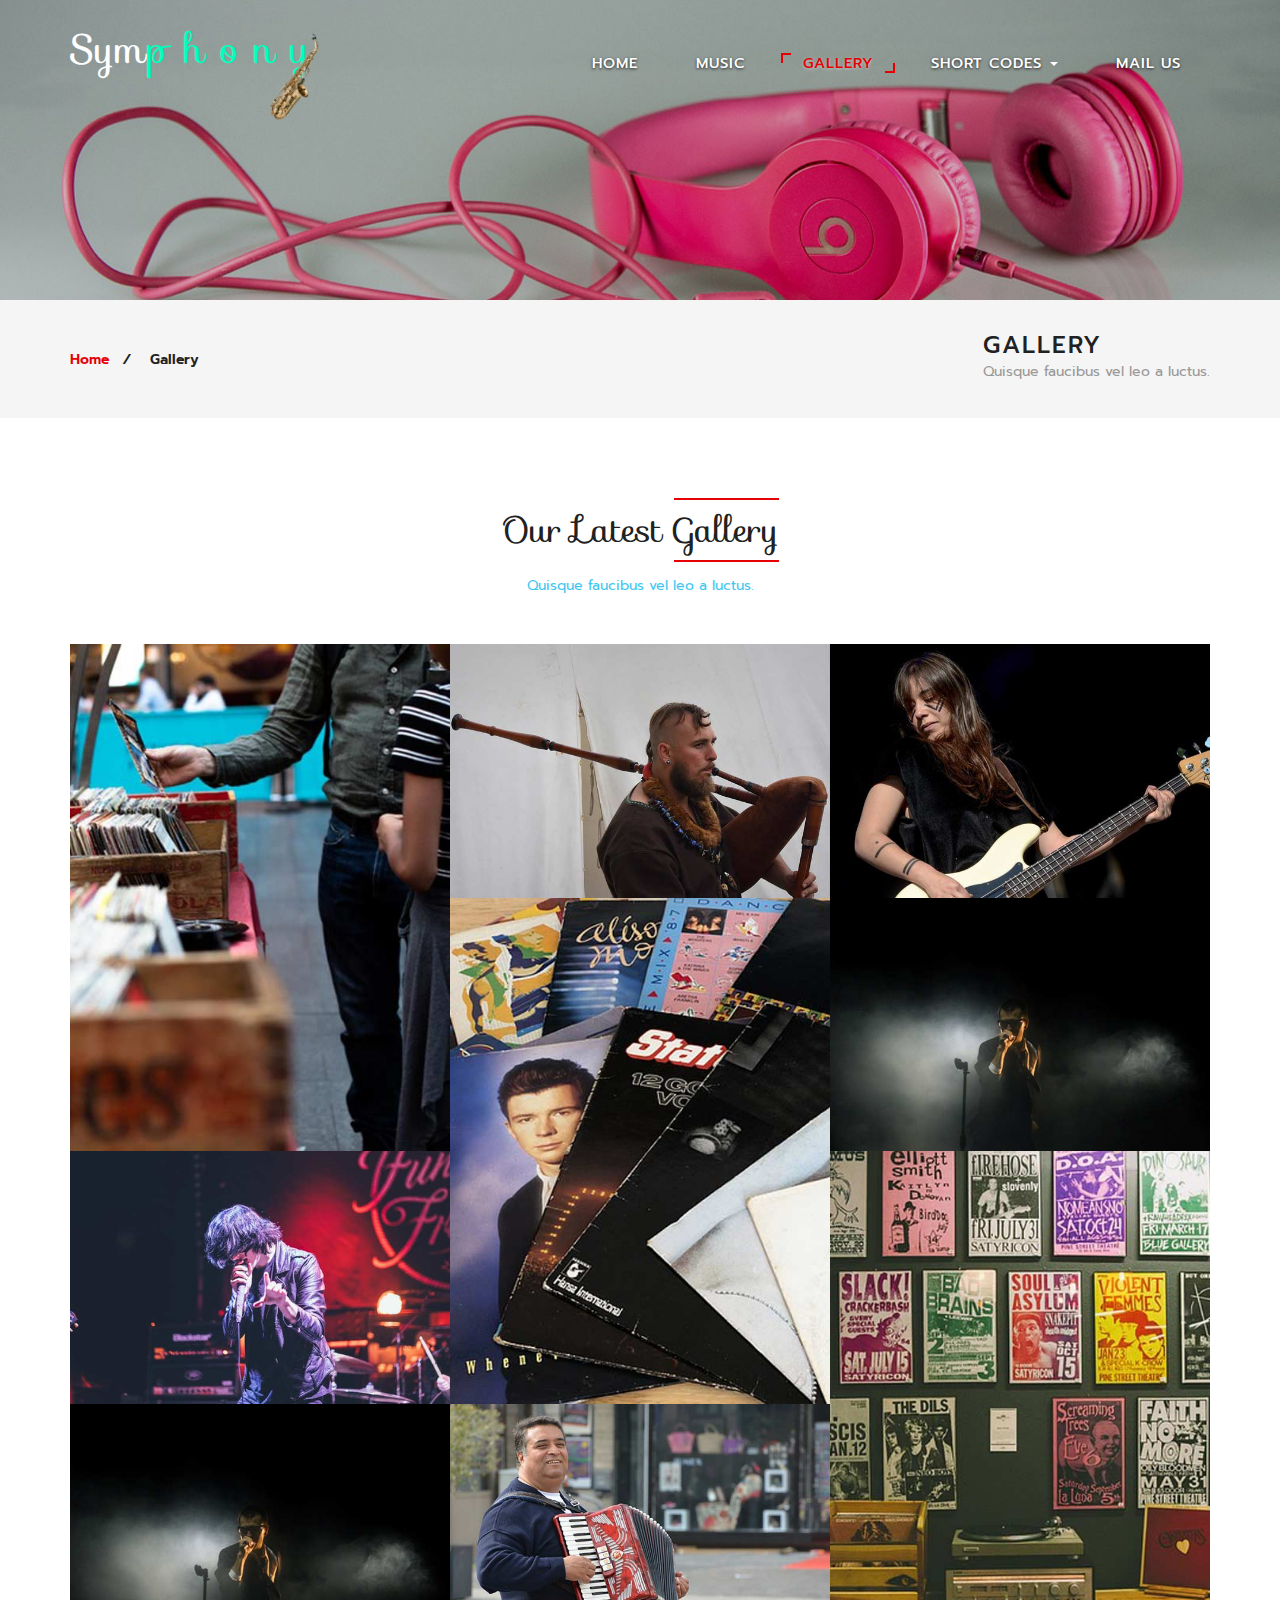
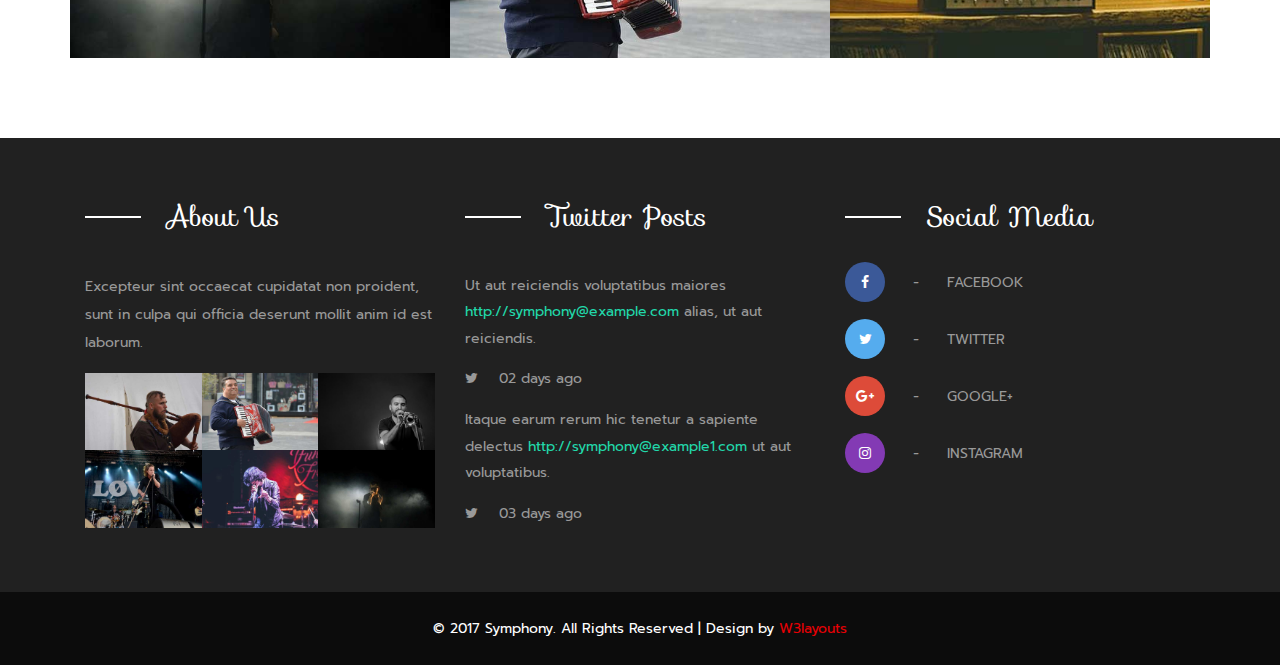
<file: have@music/gallery.html>
<!--
author: W3layouts
author URL: http://w3layouts.com
License: Creative Commons Attribution 3.0 Unported
License URL: http://creativecommons.org/licenses/by/3.0/
-->
<!DOCTYPE html>
<html lang="en">
<head>
<title>Symphony a Music Category Flat Bootstrap Responsive Website Template | Gallery :: w3layouts</title>
<!-- custom-theme -->
<meta name="viewport" content="width=device-width, initial-scale=1">
<meta http-equiv="Content-Type" content="text/html; charset=utf-8" />
<meta name="keywords" content="Symphony Responsive web template, Bootstrap Web Templates, Flat Web Templates, Android Compatible web template, 
Smartphone Compatible web template, free webdesigns for Nokia, Samsung, LG, SonyEricsson, Motorola web design" />
<script type="application/x-javascript"> addEventListener("load", function() { setTimeout(hideURLbar, 0); }, false);
		function hideURLbar(){ window.scrollTo(0,1); } </script>
<!-- //custom-theme -->
<link href="css/bootstrap.css" rel="stylesheet" type="text/css" media="all" />
<link href="css/style.css" rel="stylesheet" type="text/css" media="all" />
<!-- js -->
<script type="text/javascript" src="js/jquery-2.1.4.min.js"></script>
<!-- //js -->
<link href='css/simplelightbox.min.css' rel='stylesheet' type='text/css'>
<!-- font-awesome-icons -->
<link href="css/font-awesome.css" rel="stylesheet"> 
<!-- //font-awesome-icons -->
<link href="//fonts.googleapis.com/css?family=Sofia" rel="stylesheet">
<link href="//fonts.googleapis.com/css?family=Prompt:100,100i,200,200i,300,300i,400,400i,500,500i,600,600i,700,700i,800,800i,900,900i&amp;subset=latin-ext,thai,vietnamese" rel="stylesheet"></head>
	
<body>
<!-- banner -->
	<div class="banner1">
		<div class="container">
			<nav class="navbar navbar-default">
				<div class="navbar-header navbar-left">
					<button type="button" class="navbar-toggle collapsed" data-toggle="collapse" data-target="#bs-example-navbar-collapse-1">
						<span class="sr-only">Toggle navigation</span>
						<span class="icon-bar"></span>
						<span class="icon-bar"></span>
						<span class="icon-bar"></span>
					</button>
					<h1><a class="navbar-brand" href="index.html">Sym<span>phony</span></a></h1>
				</div>
				<!-- Collect the nav links, forms, and other content for toggling -->
				<div class="collapse navbar-collapse navbar-right" id="bs-example-navbar-collapse-1">
					<nav class="menu menu--iris">
						<ul class="nav navbar-nav menu__list">
							<li class="menu__item"><a href="index.html" class="menu__link">Home</a></li>
							<li class="menu__item"><a href="music.html" class="menu__link">Music</a></li>
							<li class="menu__item menu__item--current"><a href="gallery.html" class="menu__link">Gallery</a></li>
							<li class="dropdown menu__item">
								<a href="#" class="dropdown-toggle menu__link" data-toggle="dropdown">Short Codes <b class="caret"></b></a>
								<ul class="dropdown-menu agile_short_dropdown">
									<li><a href="icons.html">Web Icons</a></li>
									<li><a href="typography.html">Typography</a></li>
								</ul>
							</li>
							<li class="menu__item"><a href="mail.html" class="menu__link">Mail Us</a></li>
						</ul>
					</nav>
				</div>
			</nav>
		</div>
	</div>
<!-- //banner -->	
<!-- breadcrumbs -->
	<div class="breadcrumbs">
		<div class="container">
			<div class="w3l_breadcrumbs_left">
				<ul>
					<li><a href="index.html">Home</a><i>/</i></li>
					<li>Gallery</li>
				</ul>
			</div>
			<div class="w3_agile_breadcrumbs_right">
				<h2>Gallery</h2>
				<p>Quisque faucibus vel leo a luctus.</p>
			</div>
			<div class="clearfix"> </div>
		</div>
	</div>
<!-- //breadcrumbs -->
<!-- gallery -->
	<div class="latest-albums">
		<div class="container">
			<h3 class="agileits_w3layouts_head">Our Latest <span>Gallery</span></h3>
			<p class="w3_agileits_para">Quisque faucibus vel leo a luctus.</p>
			<div class="wthree_latest_albums_grids gallery">
				<div class="col-md-4 agile_gallery_grid">
					<div class="agileits_w3layouts_gallery_grid w3_agileits_gallery_grid">
						<a href="images/15.jpg">
							<img src="images/15.jpg" alt=" " class="img-responsive" />
							<div class="caption">
								<div class="blur"></div>
								<div class="caption-text">
									<h3>Symphony</h3>
									<p>Quisque faucibus vel luctus.</p>
								</div>
							</div>
						</a>
					</div>
					<div class="agileits_w3layouts_gallery_grid">
						<a href="images/8.jpg">
							<img src="images/8.jpg" alt=" " class="img-responsive" />
							<div class="caption">
								<div class="blur"></div>
								<div class="caption-text">
									<h3>Symphony</h3>
									<p>Quisque faucibus vel luctus.</p>
								</div>
							</div>
						</a>
					</div>
					<div class="agileits_w3layouts_gallery_grid">
						<a href="images/9.jpg">
							<img src="images/9.jpg" alt=" " class="img-responsive" />
							<div class="caption">
								<div class="blur"></div>
								<div class="caption-text">
									<h3>Symphony</h3>
									<p>Quisque faucibus vel luctus.</p>
								</div>
							</div>
						</a>
					</div>
				</div>
				<div class="col-md-4 agile_gallery_grid">
					<div class="agileits_w3layouts_gallery_grid">
						<a href="images/2.jpg">
							<img src="images/2.jpg" alt=" " class="img-responsive" />
							<div class="caption">
								<div class="blur"></div>
								<div class="caption-text">
									<h3>Symphony</h3>
									<p>Quisque faucibus vel luctus.</p>
								</div>
							</div>
						</a>
					</div>
					<div class="agileits_w3layouts_gallery_grid w3_agileits_gallery_grid">
						<a href="images/13.jpg">
							<img src="images/13.jpg" alt=" " class="img-responsive" />
							<div class="caption">
								<div class="blur"></div>
								<div class="caption-text">
									<h3>Symphony</h3>
									<p>Quisque faucibus vel luctus.</p>
								</div>
							</div>
						</a>
					</div>
					<div class="agileits_w3layouts_gallery_grid">
						<a href="images/3.jpg">
							<img src="images/3.jpg" alt=" " class="img-responsive" />
							<div class="caption">
								<div class="blur"></div>
								<div class="caption-text">
									<h3>Symphony</h3>
									<p>Quisque faucibus vel luctus.</p>
								</div>
							</div>
						</a>
					</div>
				</div>
				<div class="col-md-4 agile_gallery_grid">
					<div class="agileits_w3layouts_gallery_grid">
						<a href="images/10.jpg">
							<img src="images/10.jpg" alt=" " class="img-responsive" />
							<div class="caption">
								<div class="blur"></div>
								<div class="caption-text">
									<h3>Symphony</h3>
									<p>Quisque faucibus vel luctus.</p>
								</div>
							</div>
						</a>
					</div>
					<div class="agileits_w3layouts_gallery_grid">
						<a href="images/9.jpg">
							<img src="images/9.jpg" alt=" " class="img-responsive" />
							<div class="caption">
								<div class="blur"></div>
								<div class="caption-text">
									<h3>Symphony</h3>
									<p>Quisque faucibus vel luctus.</p>
								</div>
							</div>
						</a>
					</div>
					<div class="agileits_w3layouts_gallery_grid w3_agileits_gallery_grid">
						<a href="images/14.jpg">
							<img src="images/14.jpg" alt=" " class="img-responsive" />
							<div class="caption">
								<div class="blur"></div>
								<div class="caption-text">
									<h3>Symphony</h3>
									<p>Quisque faucibus vel luctus.</p>
								</div>
							</div>
						</a>
					</div>
				</div>
				<div class="clearfix"> </div>
			</div>
		</div>
	</div>
<!-- //gallery -->	
<!-- gallery-pop-up -->
	<script type="text/javascript" src="js/simple-lightbox.js"></script>
	<script>
		$(function(){
			var $gallery = $('.gallery a').simpleLightbox();

			$gallery.on('show.simplelightbox', function(){
				console.log('Requested for showing');
			})
			.on('shown.simplelightbox', function(){
				console.log('Shown');
			})
			.on('close.simplelightbox', function(){
				console.log('Requested for closing');
			})
			.on('closed.simplelightbox', function(){
				console.log('Closed');
			})
			.on('change.simplelightbox', function(){
				console.log('Requested for change');
			})
			.on('next.simplelightbox', function(){
				console.log('Requested for next');
			})
			.on('prev.simplelightbox', function(){
				console.log('Requested for prev');
			})
			.on('nextImageLoaded.simplelightbox', function(){
				console.log('Next image loaded');
			})
			.on('prevImageLoaded.simplelightbox', function(){
				console.log('Prev image loaded');
			})
			.on('changed.simplelightbox', function(){
				console.log('Image changed');
			})
			.on('nextDone.simplelightbox', function(){
				console.log('Image changed to next');
			})
			.on('prevDone.simplelightbox', function(){
				console.log('Image changed to prev');
			})
			.on('error.simplelightbox', function(e){
				console.log('No image found, go to the next/prev');
				console.log(e);
			});
		});
	</script>
<!-- //gallery-pop-up -->
<!-- footer -->
	<div class="footer">
		<div class="container">
			<div class="col-md-4 agileinfo_footer_grid">
				<h3>About Us</h3>
				<p>Excepteur sint occaecat cupidatat non proident, sunt in culpa qui officia deserunt mollit anim id est laborum.</p>
				<div class="agileits_footer_grid_gallery">
					<div class="agileits_footer_grid_gallery1">
						<a href="#" data-toggle="modal" data-target="#myModal"><img src="images/2.jpg" alt=" " class="img-responsive" /></a>
					</div>
					<div class="agileits_footer_grid_gallery1">
						<a href="#" data-toggle="modal" data-target="#myModal"><img src="images/3.jpg" alt=" " class="img-responsive" /></a>
					</div>
					<div class="agileits_footer_grid_gallery1">
						<a href="#" data-toggle="modal" data-target="#myModal"><img src="images/4.jpg" alt=" " class="img-responsive" /></a>
					</div>
					<div class="agileits_footer_grid_gallery1">
						<a href="#" data-toggle="modal" data-target="#myModal"><img src="images/7.jpg" alt=" " class="img-responsive" /></a>
					</div>
					<div class="agileits_footer_grid_gallery1">
						<a href="#" data-toggle="modal" data-target="#myModal"><img src="images/8.jpg" alt=" " class="img-responsive" /></a>
					</div>
					<div class="agileits_footer_grid_gallery1">
						<a href="#" data-toggle="modal" data-target="#myModal"><img src="images/9.jpg" alt=" " class="img-responsive" /></a>
					</div>
					<div class="clearfix"> </div>
				</div>
			</div>
			<div class="col-md-4 agileinfo_footer_grid">
				<h3>Twitter Posts</h3>
				<ul class="w3agile_footer_grid_list">
					<li>Ut aut reiciendis voluptatibus maiores <a href="#">http://symphony@example.com</a> alias, ut aut reiciendis.
						<span><i class="fa fa-twitter" aria-hidden="true"></i>02 days ago</span></li>
					<li>Itaque earum rerum hic tenetur a sapiente delectus <a href="#">http://symphony@example1.com</a> ut aut
						voluptatibus.<span><i class="fa fa-twitter" aria-hidden="true"></i>03 days ago</span></li>
				</ul>
			</div>
			<div class="col-md-4 agileinfo_footer_grid">
				<h3>Social Media</h3>
				<ul class="agileinfo_social_icons">
					<li><a href="#" class="facebook"><span class="fa fa-facebook" aria-hidden="true"></span><i>-</i>Facebook</a></li>
					<li><a href="#" class="twitter"><span class="fa fa-twitter" aria-hidden="true"></span><i>-</i>Twitter</a></li>
					<li><a href="#" class="google"><span class="fa fa-google-plus" aria-hidden="true"></span><i>-</i>Google+</a></li>
					<li><a href="#" class="instagram"><span class="fa fa-instagram" aria-hidden="true"></span><i>-</i>Instagram</a></li>
				</ul>
			</div>
		</div>
	</div>
<!-- //footer -->
<!-- copy-right -->
	<div class="w3agile_copy_right">
		<div class="container">
			 <p>© 2017 Symphony. All Rights Reserved | Design by <a href="https://w3layouts.com/">W3layouts</a></p>
		</div>
	</div>
<!-- //copy-right -->
<!-- bootstrap-pop-up -->
	<div class="modal video-modal fade" id="myModal" tabindex="-1" role="dialog" aria-labelledby="myModal">
		<div class="modal-dialog" role="document">
			<div class="modal-content">
				<div class="modal-header">
					Symphony
					<button type="button" class="close" data-dismiss="modal" aria-label="Close"><span aria-hidden="true">&times;</span></button>						
				</div>
				<section>
					<div class="modal-body">
						<div class="col-md-6 w3_modal_body_left">
							<img src="images/15.jpg" alt=" " class="img-responsive" />
						</div>
						<div class="col-md-6 w3_modal_body_right">
							<h4>Suspendisse et sapien ac diam suscipit posuere</h4>
							<p>Ut enim ad minima veniam, quis nostrum 
							exercitationem ullam corporis suscipit laboriosam, 
							nisi ut aliquid ex ea commodi consequatur? Quis autem 
							vel eum iure reprehenderit qui in ea voluptate velit 
							esse quam nihil molestiae consequatur.
							<i>" Quis autem vel eum iure reprehenderit qui in ea voluptate velit 
								esse quam nihil molestiae consequatur.</i>
								Fusce in ex eget ligula tempor placerat. Aliquam laoreet mi id felis commodo 
								interdum. Integer sollicitudin risus sed risus rutrum 
								elementum ac ac purus.</p>
						</div>
						<div class="clearfix"> </div>
					</div>
				</section>
			</div>
		</div>
	</div>
<!-- //bootstrap-pop-up -->
<!-- start-smooth-scrolling -->
<script type="text/javascript" src="js/move-top.js"></script>
<script type="text/javascript" src="js/easing.js"></script>
<script type="text/javascript">
	jQuery(document).ready(function($) {
		$(".scroll").click(function(event){		
			event.preventDefault();
			$('html,body').animate({scrollTop:$(this.hash).offset().top},1000);
		});
	});
</script>
<!-- start-smooth-scrolling -->
<!-- for bootstrap working -->
	<script src="js/bootstrap.js"></script>
<!-- //for bootstrap working -->
<!-- here stars scrolling icon -->
	<script type="text/javascript">
		$(document).ready(function() {
			/*
				var defaults = {
				containerID: 'toTop', // fading element id
				containerHoverID: 'toTopHover', // fading element hover id
				scrollSpeed: 1200,
				easingType: 'linear' 
				};
			*/
								
			$().UItoTop({ easingType: 'easeOutQuart' });
								
			});
	</script>
<!-- //here ends scrolling icon -->
</body>
</html>
</file>
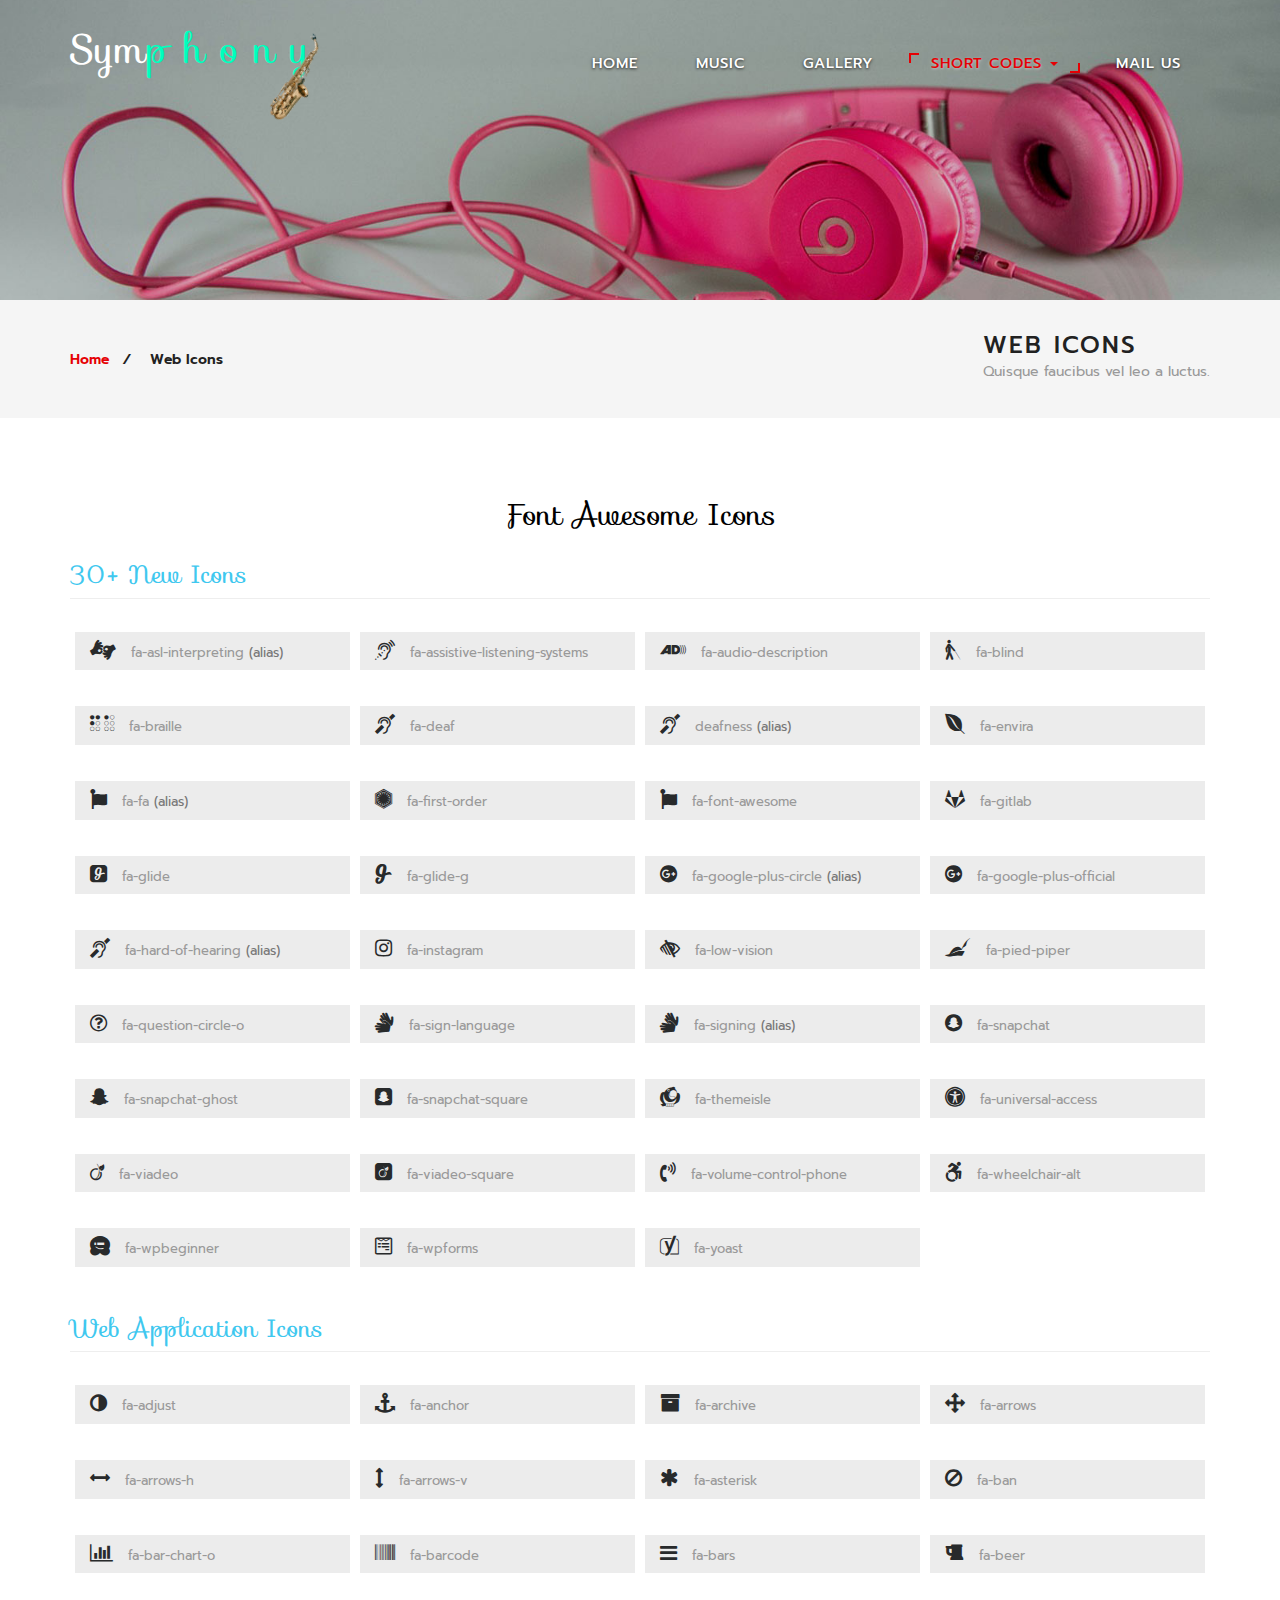
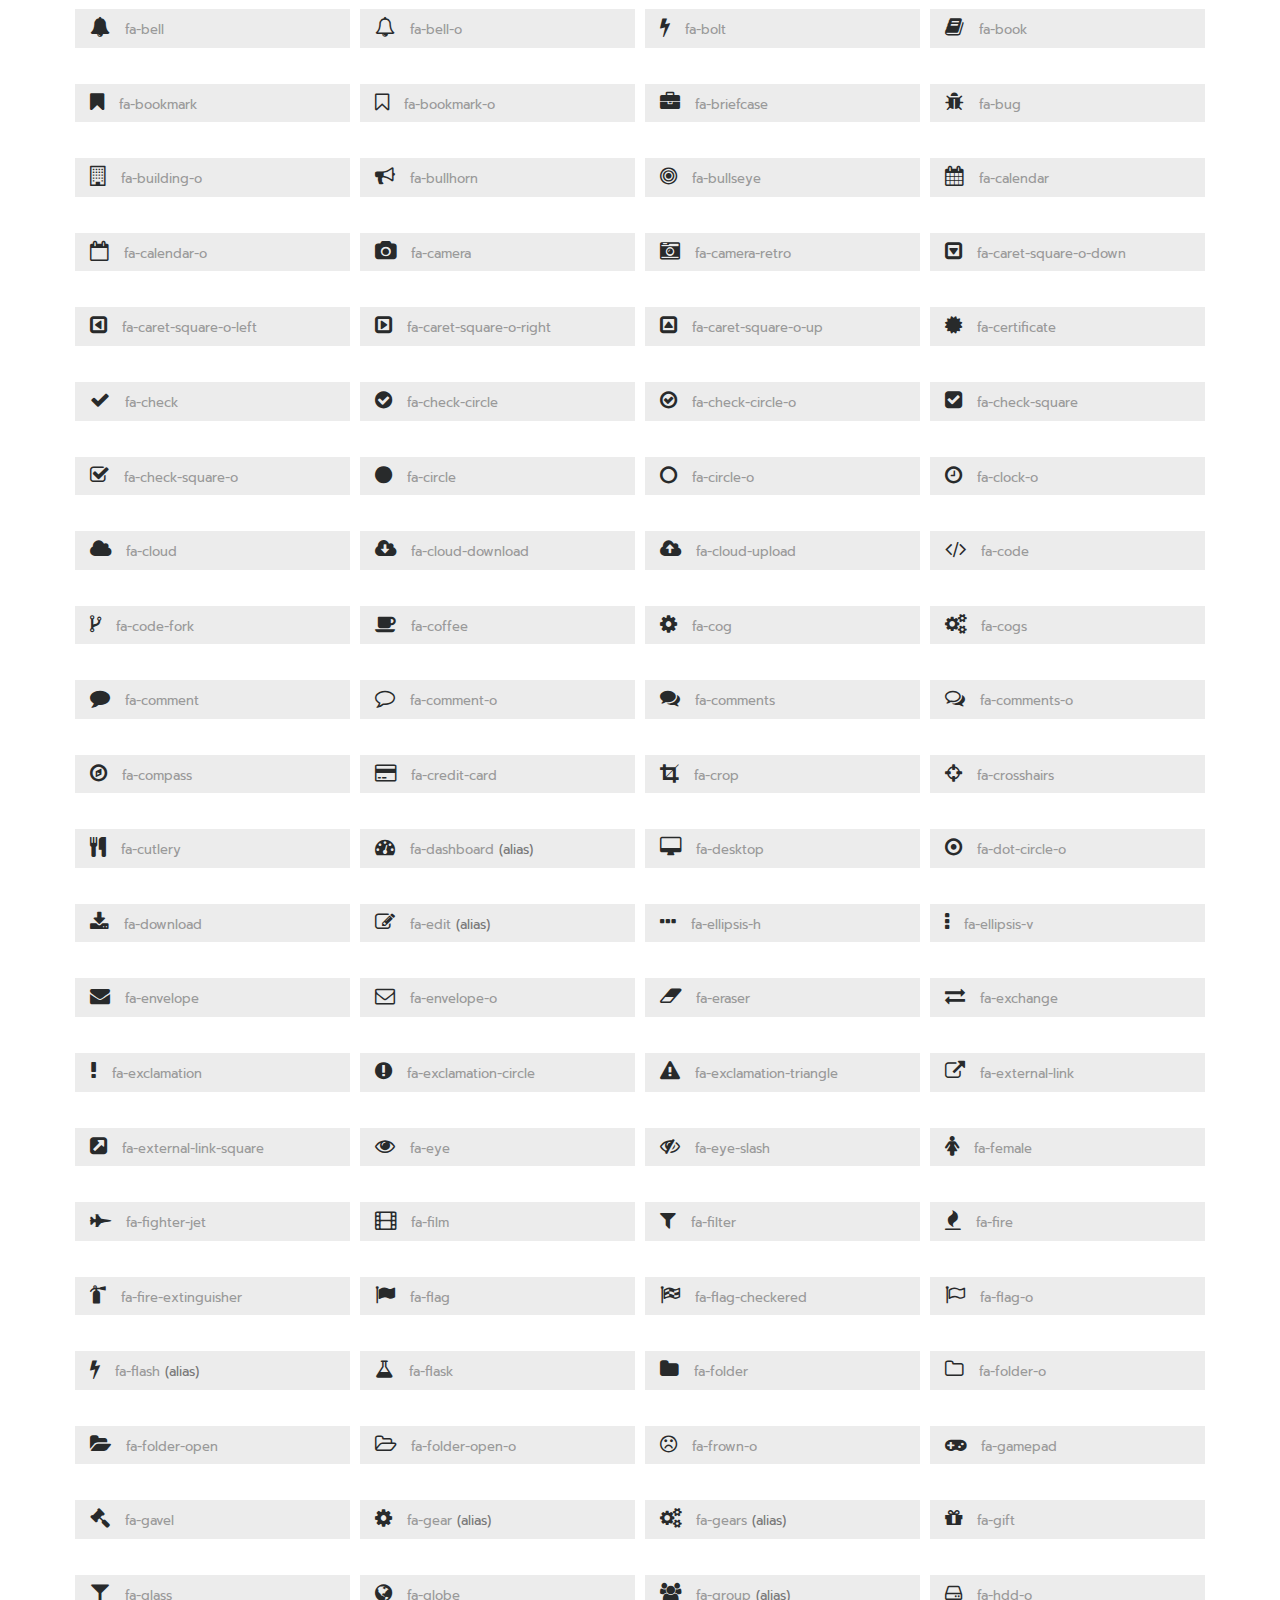
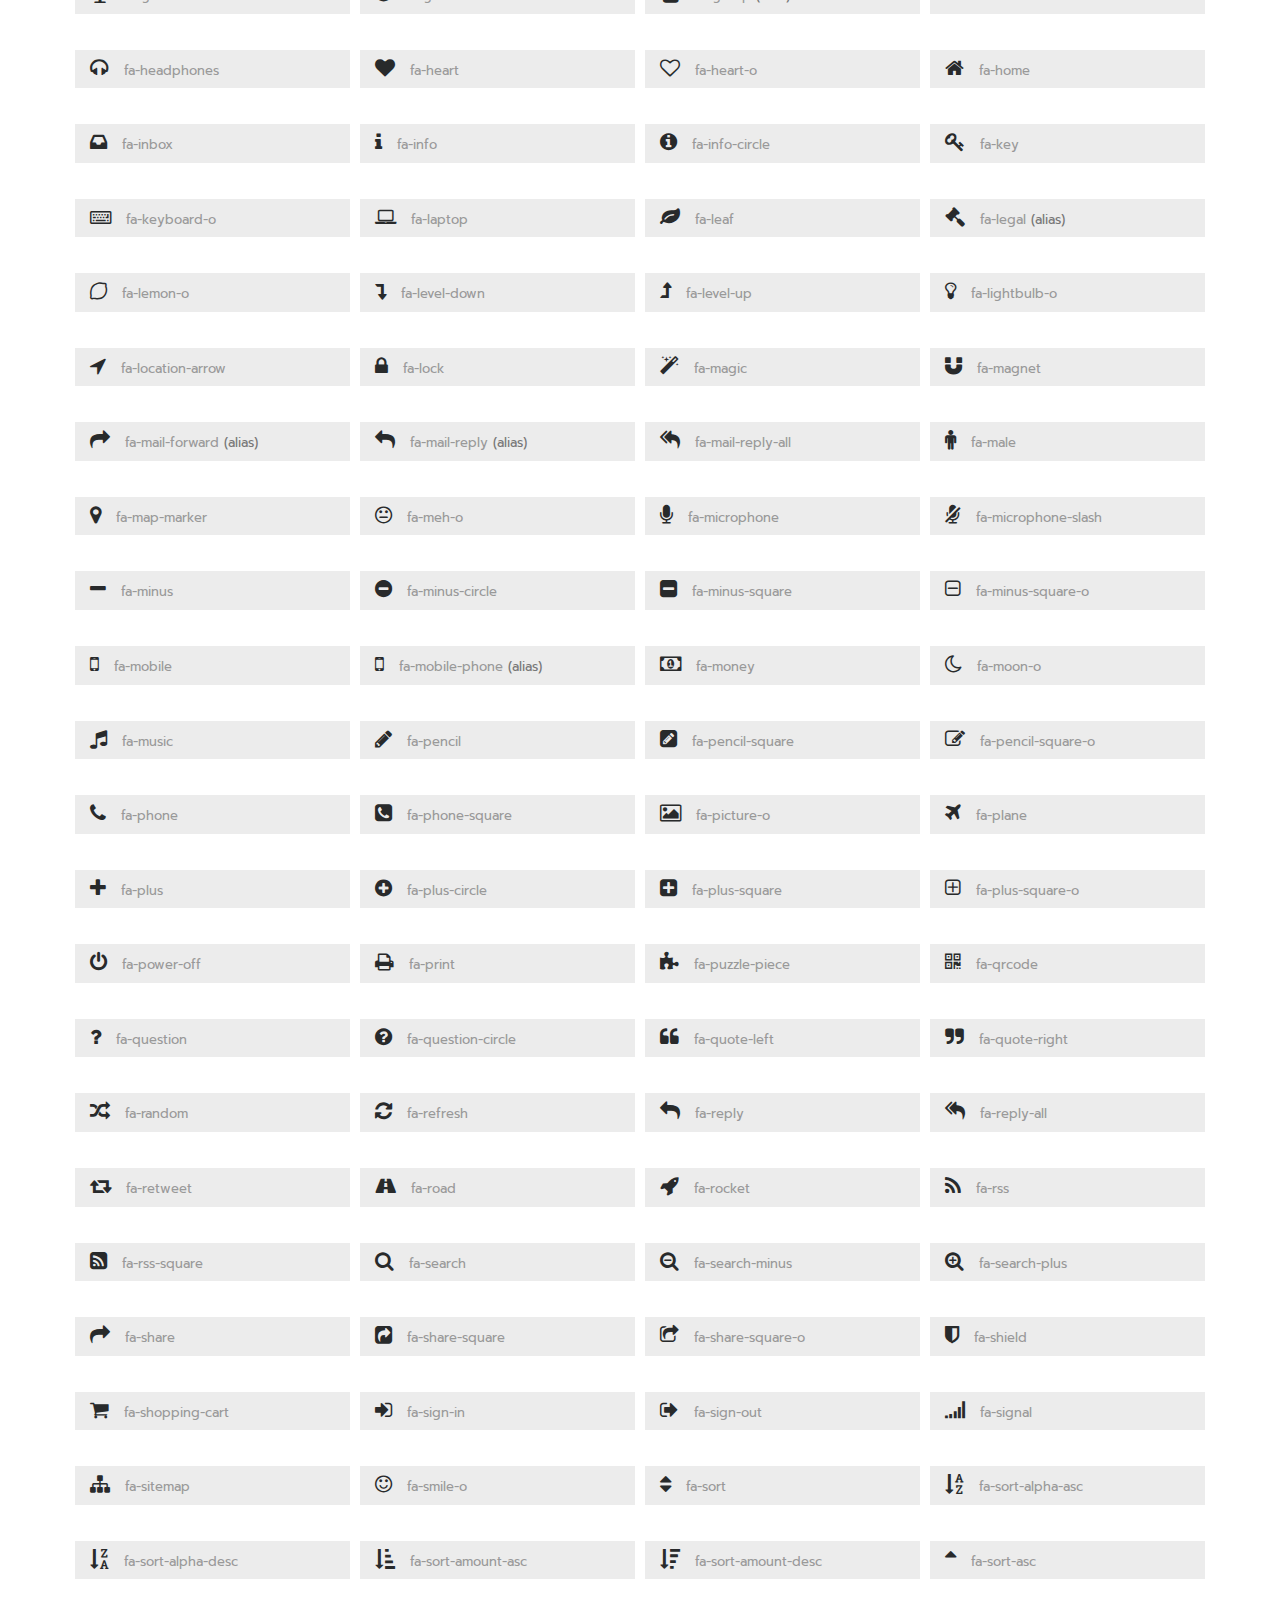
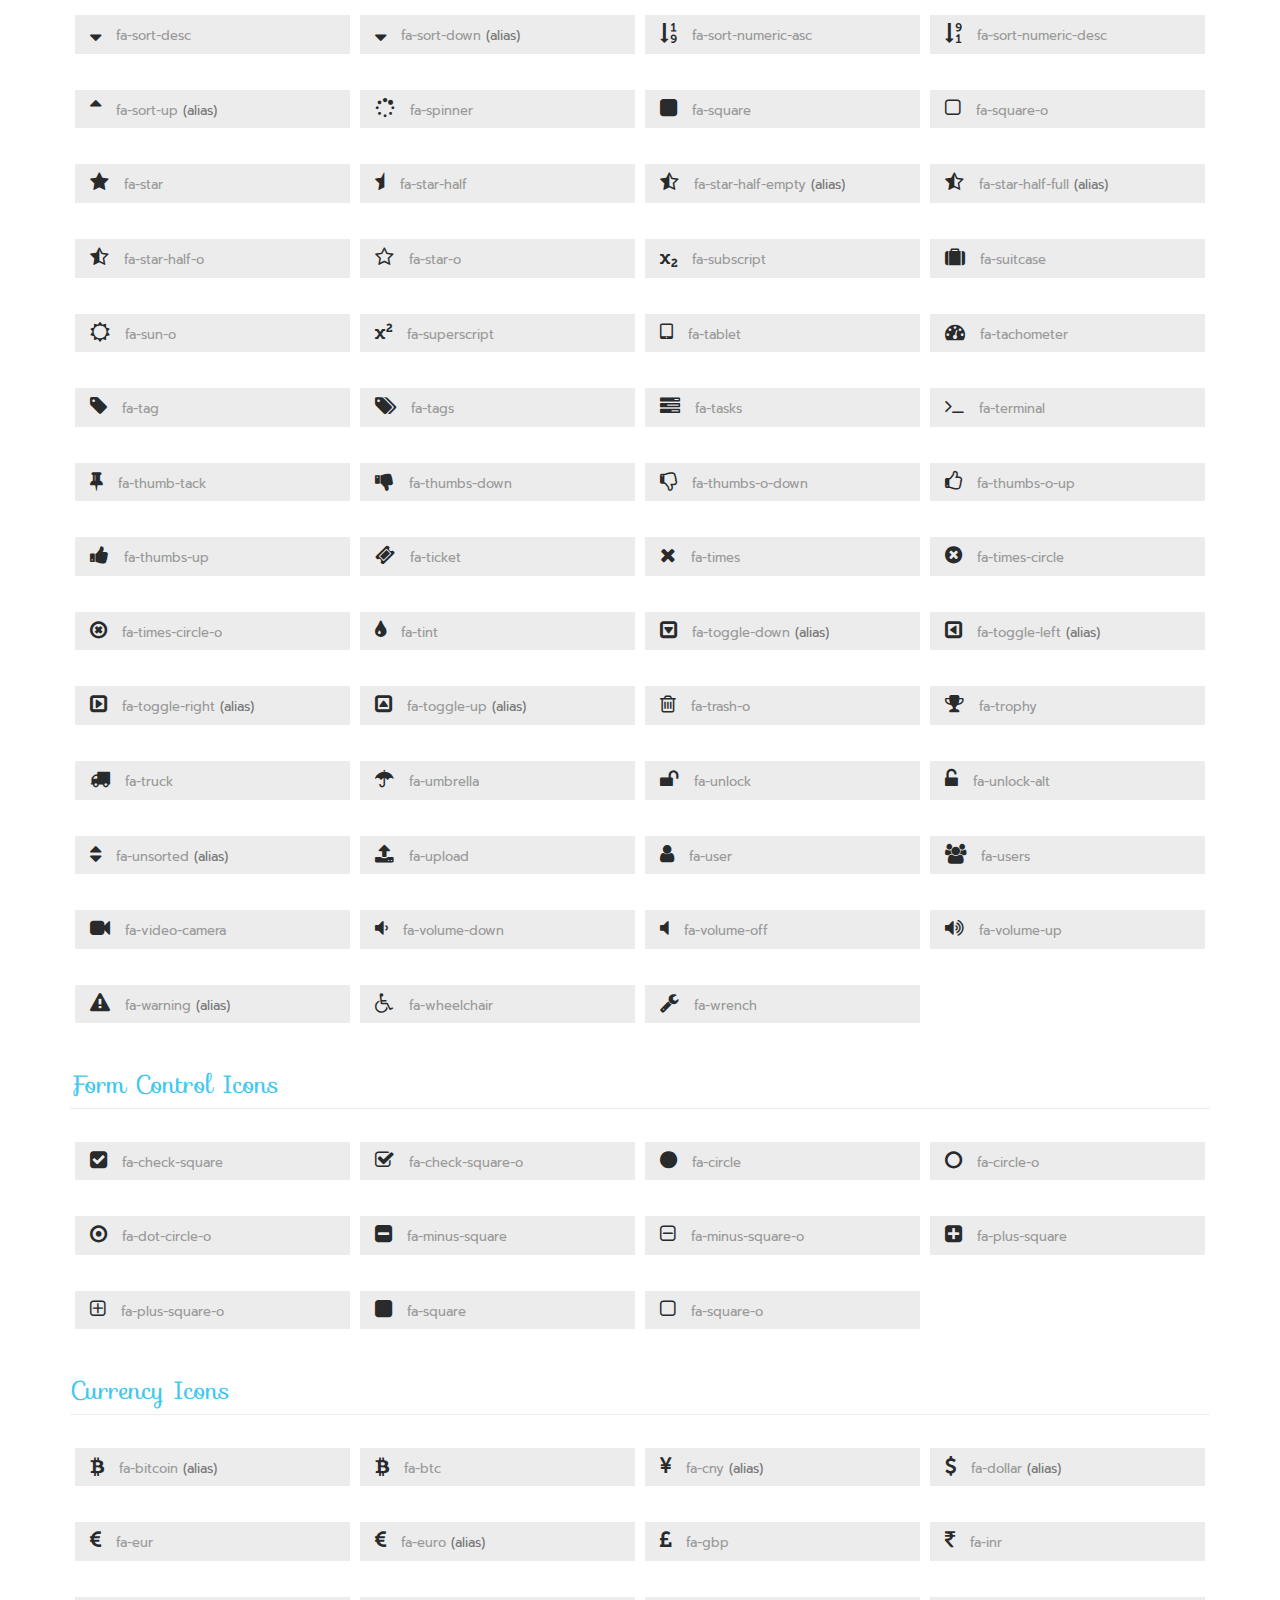
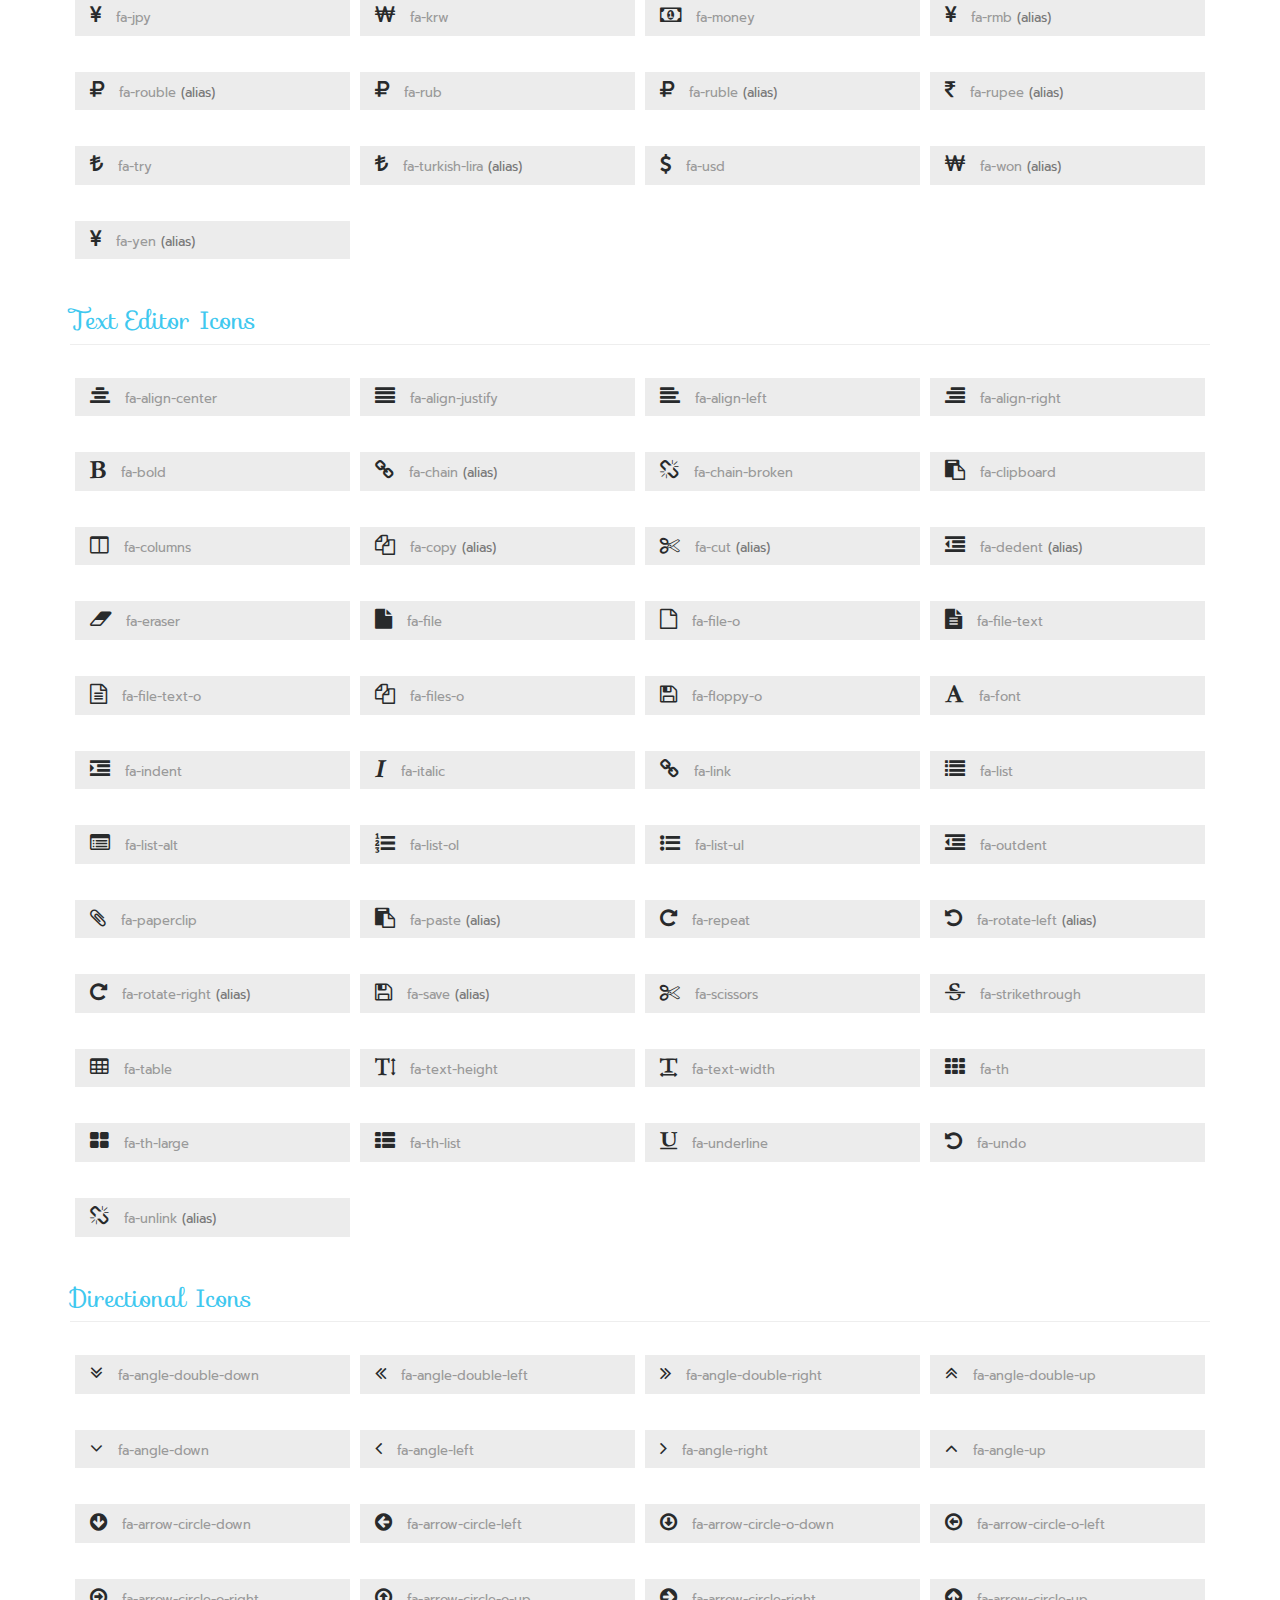
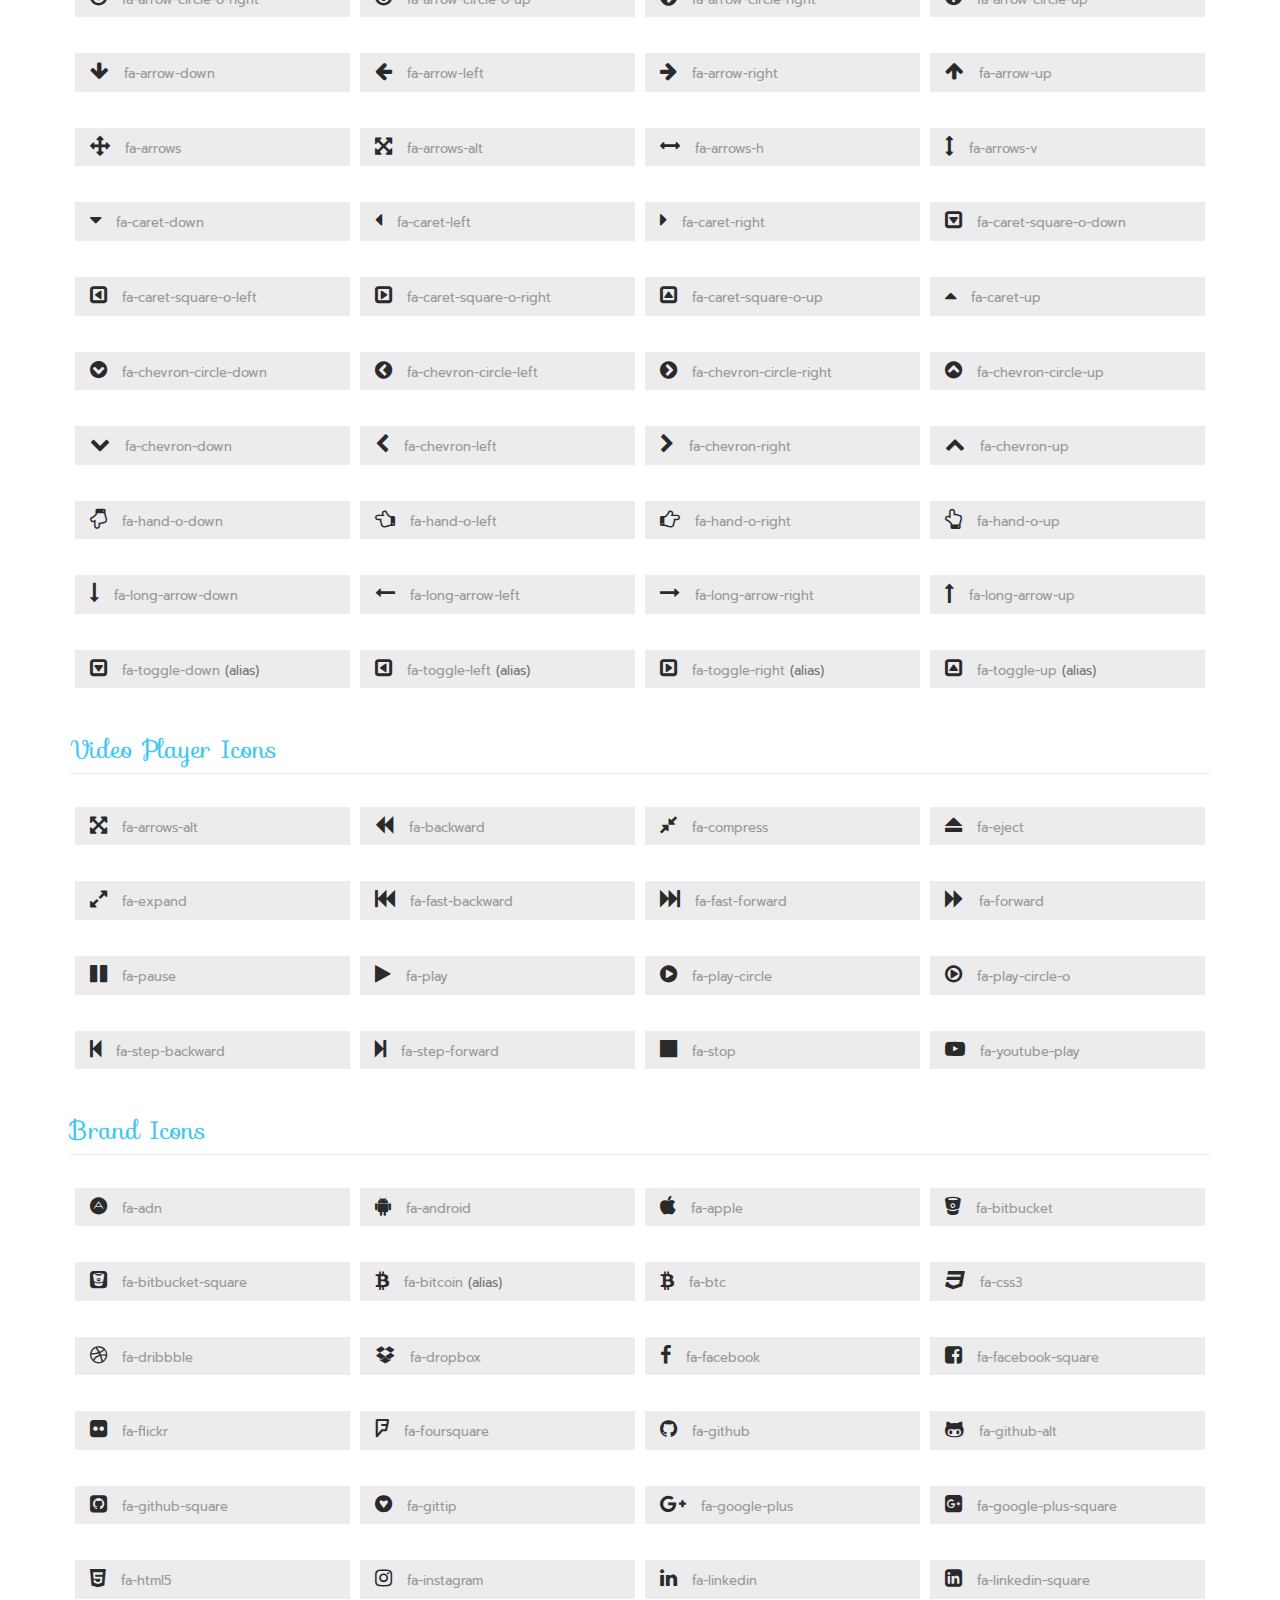
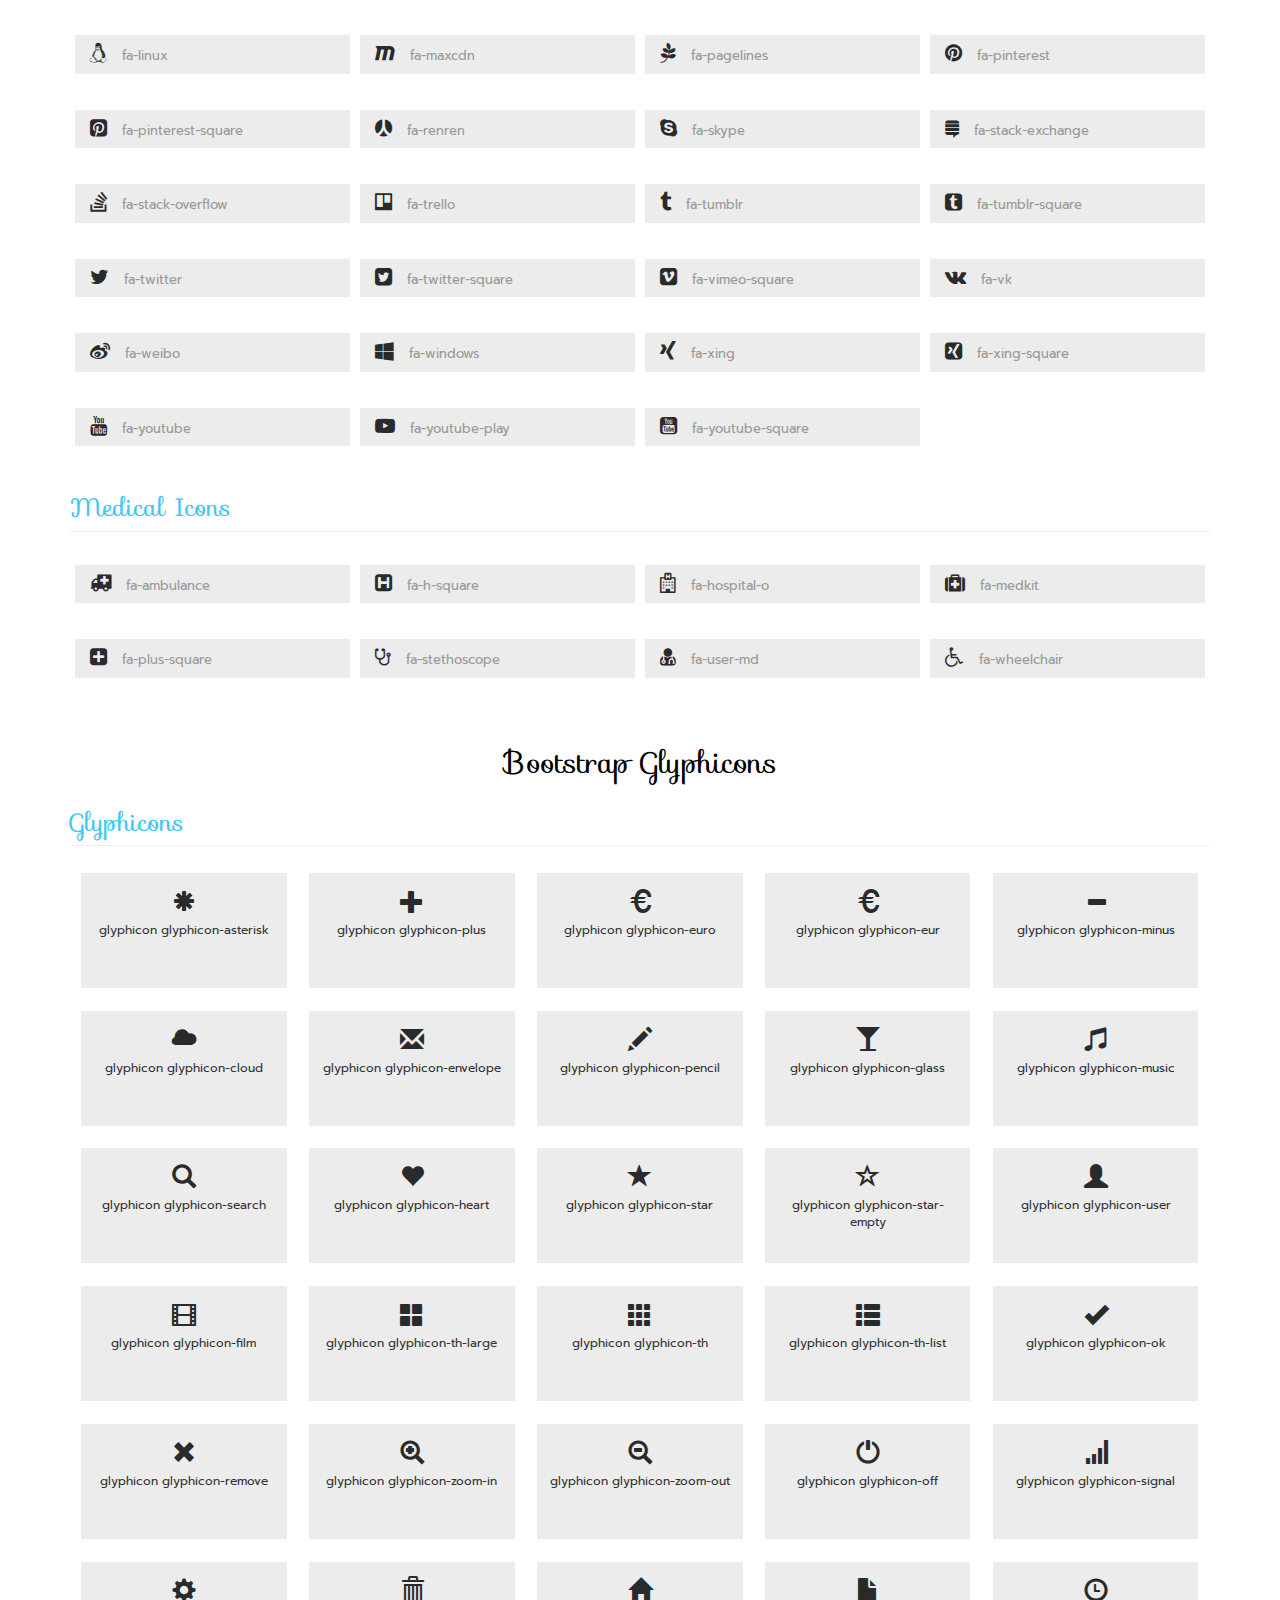
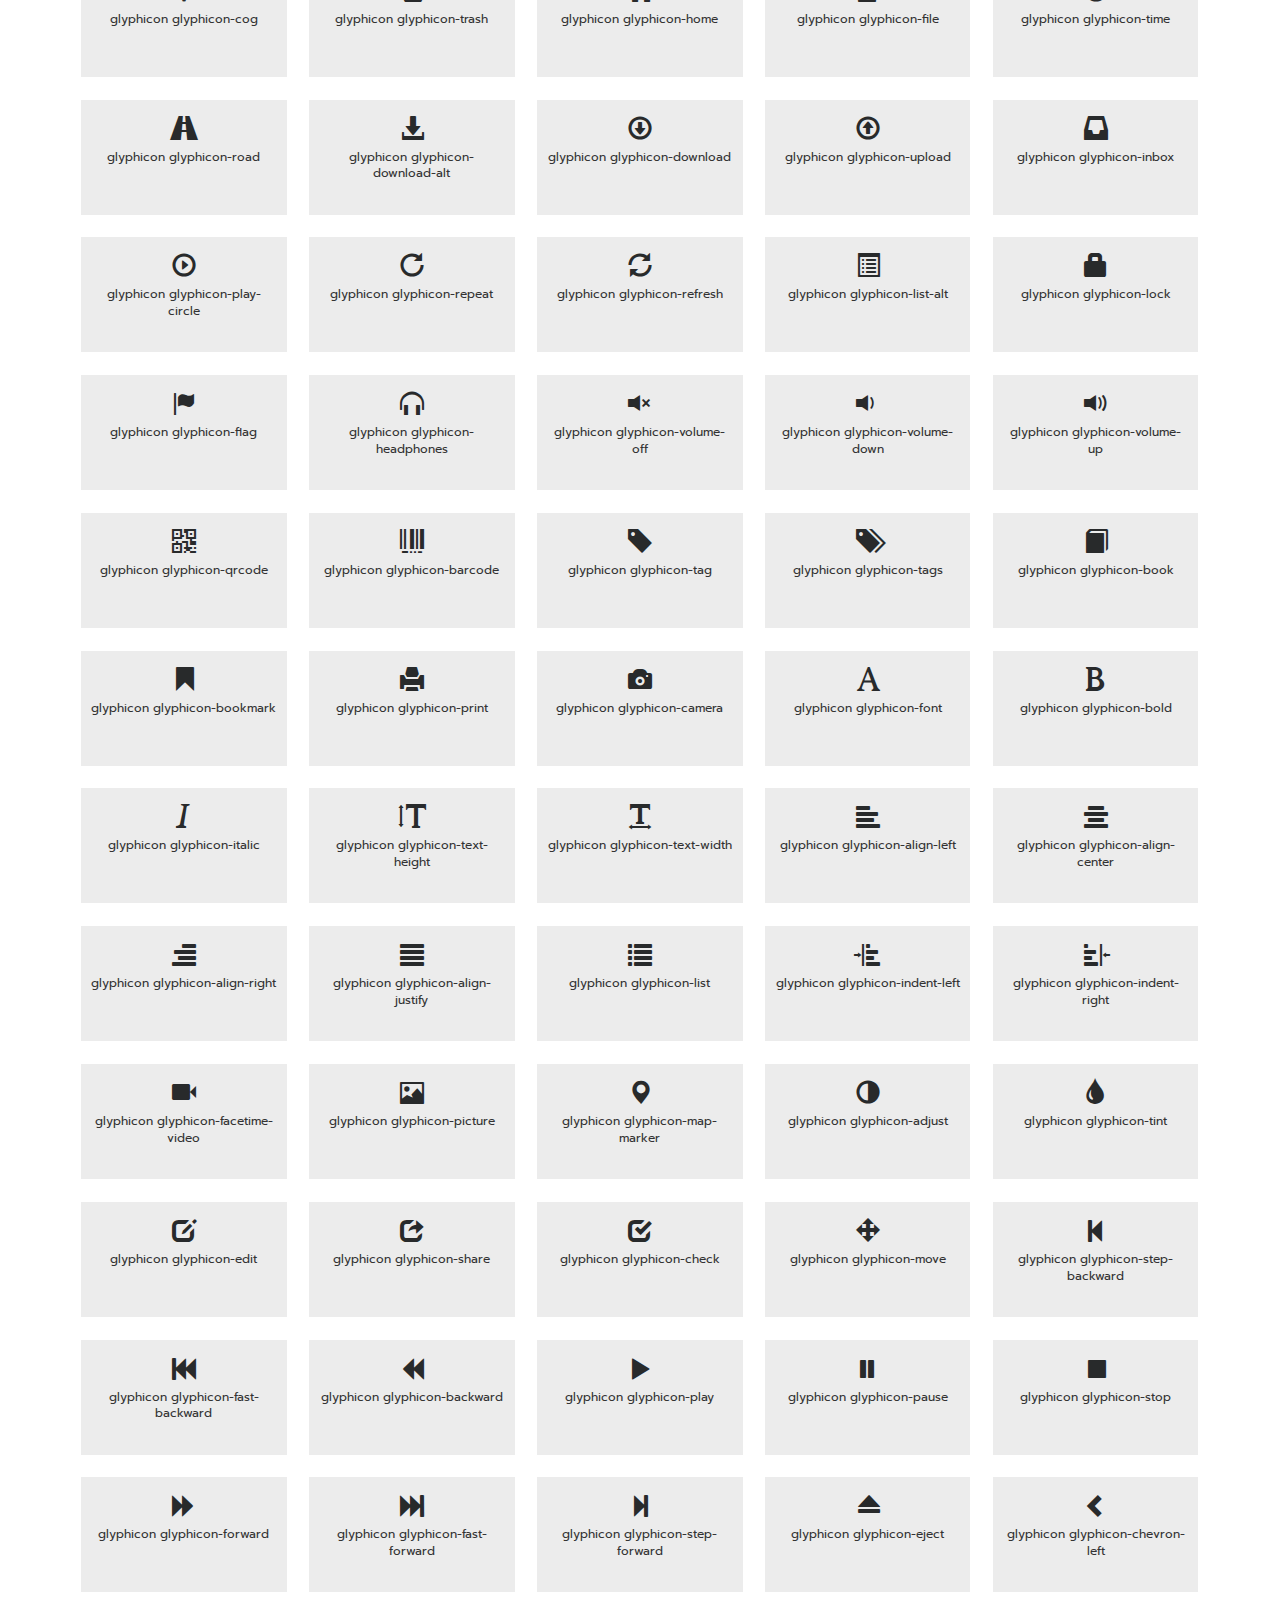
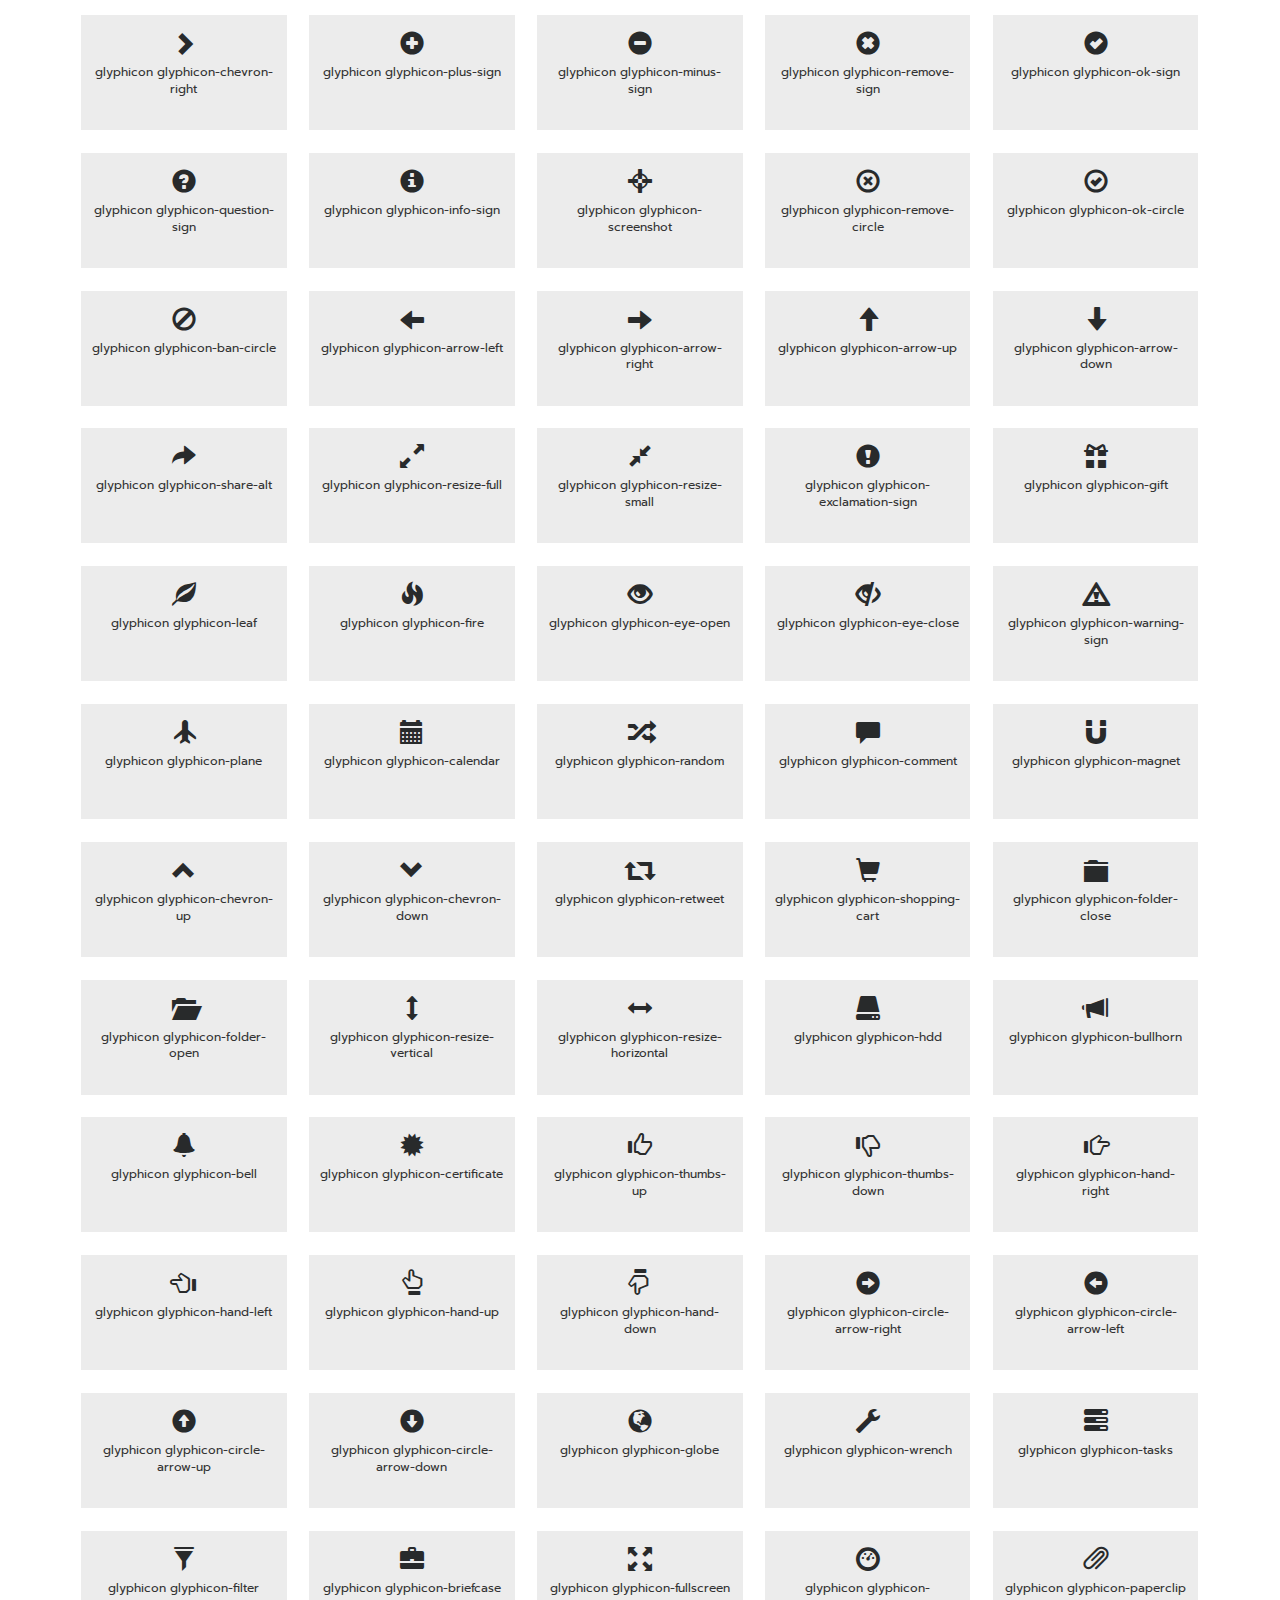
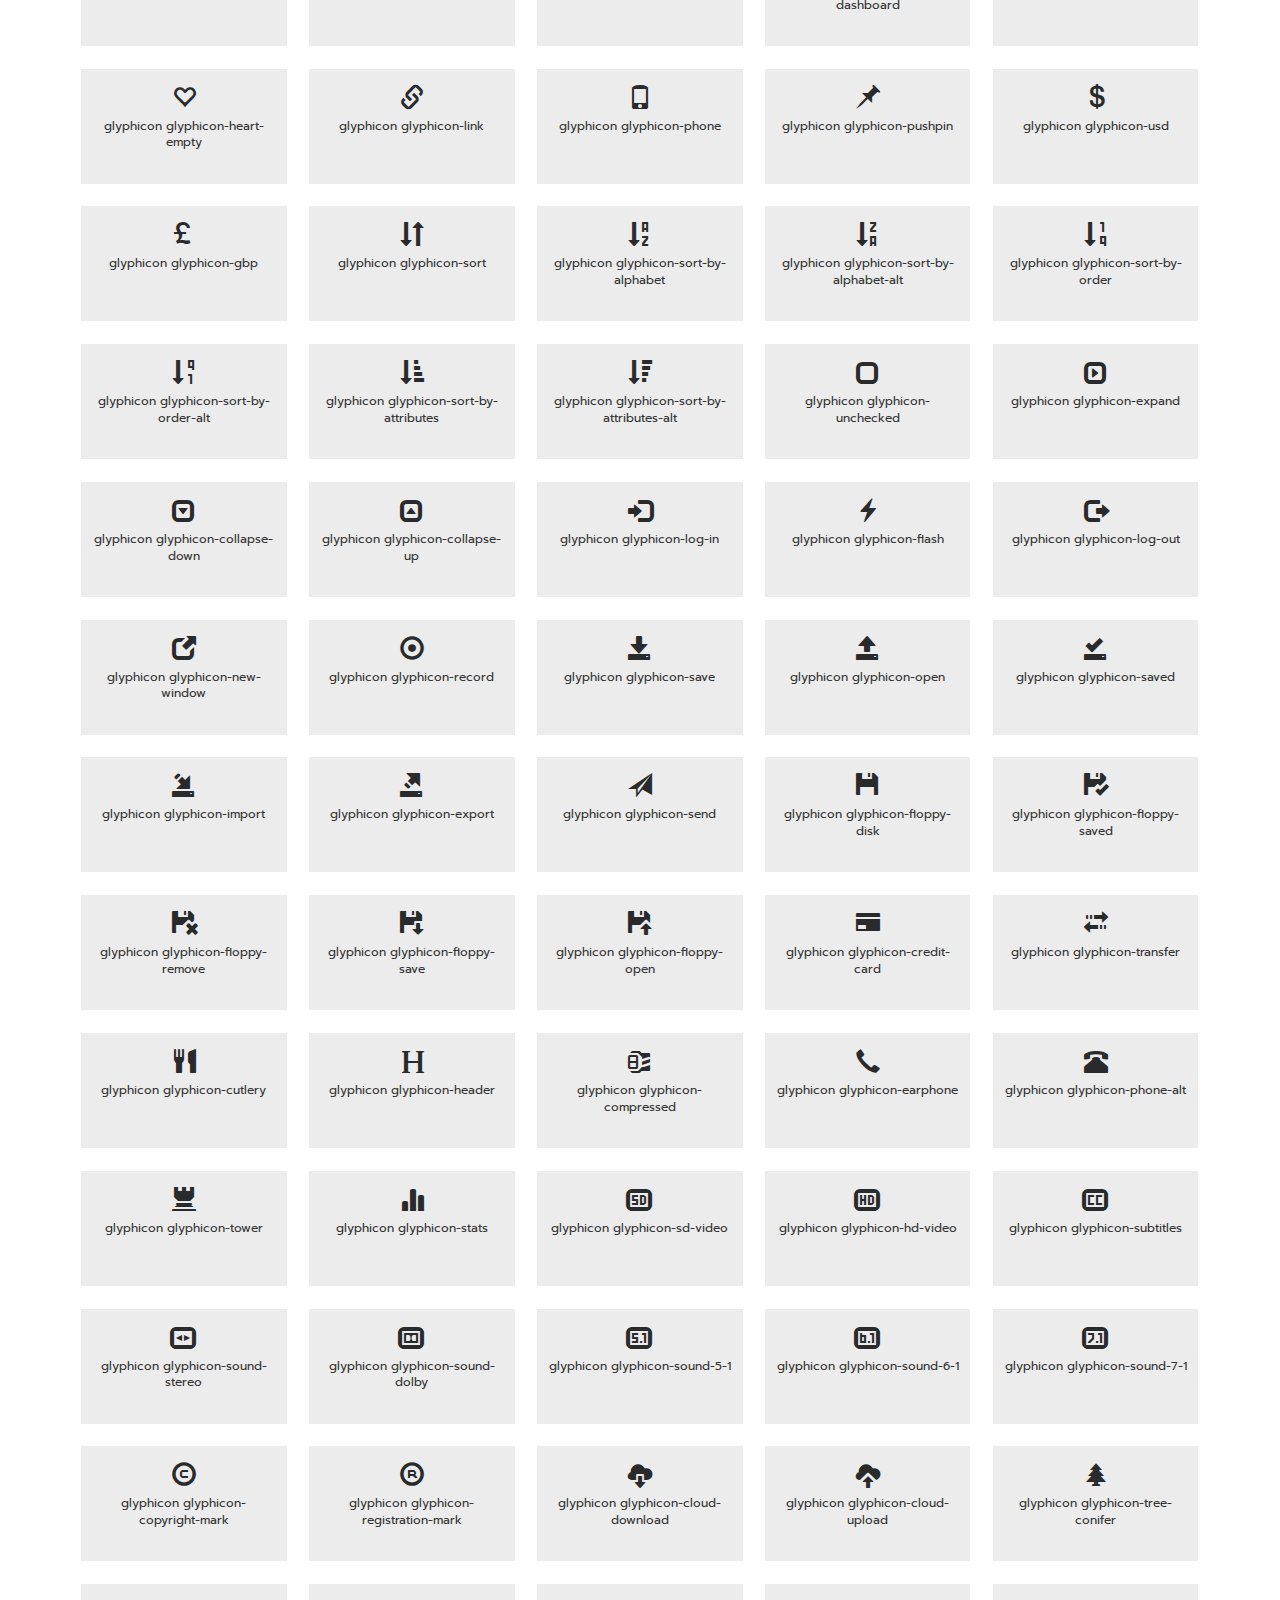
<file: have@music/icons.html>
<!--
author: W3layouts
author URL: http://w3layouts.com
License: Creative Commons Attribution 3.0 Unported
License URL: http://creativecommons.org/licenses/by/3.0/
-->
<!DOCTYPE html>
<html lang="en">
<head>
<title>Symphony a Music Category Flat Bootstrap Responsive Website Template | Web Icons :: w3layouts</title>
<!-- custom-theme -->
<meta name="viewport" content="width=device-width, initial-scale=1">
<meta http-equiv="Content-Type" content="text/html; charset=utf-8" />
<meta name="keywords" content="Symphony Responsive web template, Bootstrap Web Templates, Flat Web Templates, Android Compatible web template, 
Smartphone Compatible web template, free webdesigns for Nokia, Samsung, LG, SonyEricsson, Motorola web design" />
<script type="application/x-javascript"> addEventListener("load", function() { setTimeout(hideURLbar, 0); }, false);
		function hideURLbar(){ window.scrollTo(0,1); } </script>
<!-- //custom-theme -->
<link href="css/bootstrap.css" rel="stylesheet" type="text/css" media="all" />
<link href="css/style.css" rel="stylesheet" type="text/css" media="all" />
<!-- js -->
<script type="text/javascript" src="js/jquery-2.1.4.min.js"></script>
<!-- //js -->
<!-- font-awesome-icons -->
<link href="css/font-awesome.css" rel="stylesheet"> 
<!-- //font-awesome-icons -->
<link href="//fonts.googleapis.com/css?family=Sofia" rel="stylesheet">
<link href="//fonts.googleapis.com/css?family=Prompt:100,100i,200,200i,300,300i,400,400i,500,500i,600,600i,700,700i,800,800i,900,900i&amp;subset=latin-ext,thai,vietnamese" rel="stylesheet"></head>
	
<body>
<!-- banner -->
	<div class="banner1">
		<div class="container">
			<nav class="navbar navbar-default">
				<div class="navbar-header navbar-left">
					<button type="button" class="navbar-toggle collapsed" data-toggle="collapse" data-target="#bs-example-navbar-collapse-1">
						<span class="sr-only">Toggle navigation</span>
						<span class="icon-bar"></span>
						<span class="icon-bar"></span>
						<span class="icon-bar"></span>
					</button>
					<h1><a class="navbar-brand" href="index.html">Sym<span>phony</span></a></h1>
				</div>
				<!-- Collect the nav links, forms, and other content for toggling -->
				<div class="collapse navbar-collapse navbar-right" id="bs-example-navbar-collapse-1">
					<nav class="menu menu--iris">
						<ul class="nav navbar-nav menu__list">
							<li class="menu__item"><a href="index.html" class="menu__link">Home</a></li>
							<li class="menu__item"><a href="music.html" class="menu__link">Music</a></li>
							<li class="menu__item"><a href="gallery.html" class="menu__link">Gallery</a></li>
							<li class="dropdown menu__item menu__item--current">
								<a href="#" class="dropdown-toggle menu__link" data-toggle="dropdown">Short Codes <b class="caret"></b></a>
								<ul class="dropdown-menu agile_short_dropdown">
									<li><a href="icons.html">Web Icons</a></li>
									<li><a href="typography.html">Typography</a></li>
								</ul>
							</li>
							<li class="menu__item"><a href="mail.html" class="menu__link">Mail Us</a></li>
						</ul>
					</nav>
				</div>
			</nav>
		</div>
	</div>
<!-- //banner -->	
<!-- breadcrumbs -->
	<div class="breadcrumbs">
		<div class="container">
			<div class="w3l_breadcrumbs_left">
				<ul>
					<li><a href="index.html">Home</a><i>/</i></li>
					<li>Web Icons</li>
				</ul>
			</div>
			<div class="w3_agile_breadcrumbs_right">
				<h2>Web Icons</h2>
				<p>Quisque faucibus vel leo a luctus.</p>
			</div>
			<div class="clearfix"> </div>
		</div>
	</div>
<!-- //breadcrumbs -->
<!-- icons -->
	<div class="latest-albums">
		<div class="container">
			<div class="grid_3 grid_4 w3_agileits_icons_page">
				<div class="icons">
					<h3 class="agileits-icons-title">Font Awesome Icons</h3>
					<section id="new">
						<h3 class="page-header page-header icon-subheading">30+ New Icons </h3>							  

						<div class="row fontawesome-icon-list">
							
							<div class="icon-box col-md-3 col-sm-4"><a class="agile-icon" href="#"><i class="fa fa-asl-interpreting" aria-hidden="true"></i> fa-asl-interpreting <span class="text-muted">(alias)</span></a></div>
							
							<div class="icon-box col-md-3 col-sm-4"><a class="agile-icon" href="#"><i class="fa fa-assistive-listening-systems" aria-hidden="true"></i> fa-assistive-listening-systems</a></div>
							
							<div class="icon-box col-md-3 col-sm-4"><a class="agile-icon" href="#"><i class="fa fa-audio-description" aria-hidden="true"></i> fa-audio-description</a></div>
							
							<div class="icon-box col-md-3 col-sm-4"><a class="agile-icon" href="#"><i class="fa fa-blind" aria-hidden="true"></i> fa-blind</a></div>
							
							<div class="icon-box col-md-3 col-sm-4"><a class="agile-icon" href="#"><i class="fa fa-braille" aria-hidden="true"></i> fa-braille</a></div>
							
							<div class="icon-box col-md-3 col-sm-4"><a class="agile-icon" href="#"><i class="fa fa-deaf" aria-hidden="true"></i> fa-deaf</a></div>
							
							<div class="icon-box col-md-3 col-sm-4"><a class="agile-icon" href="#"><i class="fa fa-deafness" aria-hidden="true"></i> deafness <span class="text-muted">(alias)</span></a></div>
							
							<div class="icon-box col-md-3 col-sm-4"><a class="agile-icon" href="#"><i class="fa fa-envira" aria-hidden="true"></i> fa-envira</a></div>
							
							<div class="icon-box col-md-3 col-sm-4"><a class="agile-icon" href="#"><i class="fa fa-fa" aria-hidden="true"></i> fa-fa <span class="text-muted">(alias)</span></a></div>
							
							<div class="icon-box col-md-3 col-sm-4"><a class="agile-icon" href="#"><i class="fa fa-first-order" aria-hidden="true"></i> fa-first-order</a></div>
							
							<div class="icon-box col-md-3 col-sm-4"><a class="agile-icon" href="#"><i class="fa fa-font-awesome" aria-hidden="true"></i> fa-font-awesome</a></div>
							
							<div class="icon-box col-md-3 col-sm-4"><a class="agile-icon" href="#"><i class="fa fa-gitlab" aria-hidden="true"></i> fa-gitlab</a></div>
							
							<div class="icon-box col-md-3 col-sm-4"><a class="agile-icon" href="#"><i class="fa fa-glide" aria-hidden="true"></i> fa-glide</a></div>
							
							<div class="icon-box col-md-3 col-sm-4"><a class="agile-icon" href="#"><i class="fa fa-glide-g" aria-hidden="true"></i> fa-glide-g</a></div>
							
							<div class="icon-box col-md-3 col-sm-4"><a class="agile-icon" href="#"><i class="fa fa-google-plus-circle" aria-hidden="true"></i> fa-google-plus-circle <span class="text-muted">(alias)</span></a></div>
							
							<div class="icon-box col-md-3 col-sm-4"><a class="agile-icon" href="#"><i class="fa fa-google-plus-official" aria-hidden="true"></i> fa-google-plus-official</a></div>
							
							<div class="icon-box col-md-3 col-sm-4"><a class="agile-icon" href="#"><i class="fa fa-hard-of-hearing" aria-hidden="true"></i> fa-hard-of-hearing <span class="text-muted">(alias)</span></a></div>
							
							<div class="icon-box col-md-3 col-sm-4"><a class="agile-icon" href="#"><i class="fa fa-instagram" aria-hidden="true"></i> fa-instagram</a></div>
							
							<div class="icon-box col-md-3 col-sm-4"><a class="agile-icon" href="#"><i class="fa fa-low-vision" aria-hidden="true"></i> fa-low-vision</a></div>
							
							<div class="icon-box col-md-3 col-sm-4"><a class="agile-icon" href="#"><i class="fa fa-pied-piper" aria-hidden="true"></i> fa-pied-piper</a></div>
							
							<div class="icon-box col-md-3 col-sm-4"><a class="agile-icon" href="#"><i class="fa fa-question-circle-o" aria-hidden="true"></i> fa-question-circle-o</a></div>
							
							<div class="icon-box col-md-3 col-sm-4"><a class="agile-icon" href="#"><i class="fa fa-sign-language" aria-hidden="true"></i> fa-sign-language</a></div>
							
							<div class="icon-box col-md-3 col-sm-4"><a class="agile-icon" href="#"><i class="fa fa-signing" aria-hidden="true"></i> fa-signing <span class="text-muted">(alias)</span></a></div>
							
							<div class="icon-box col-md-3 col-sm-4"><a class="agile-icon" href="#"><i class="fa fa-snapchat" aria-hidden="true"></i> fa-snapchat</a></div>
							
							<div class="icon-box col-md-3 col-sm-4"><a class="agile-icon" href="#"><i class="fa fa-snapchat-ghost" aria-hidden="true"></i> fa-snapchat-ghost</a></div>
							
							<div class="icon-box col-md-3 col-sm-4"><a class="agile-icon" href="#"><i class="fa fa-snapchat-square" aria-hidden="true"></i> fa-snapchat-square</a></div>
							
							<div class="icon-box col-md-3 col-sm-4"><a class="agile-icon" href="#"><i class="fa fa-themeisle" aria-hidden="true"></i> fa-themeisle</a></div>
							
							<div class="icon-box col-md-3 col-sm-4"><a class="agile-icon" href="#"><i class="fa fa-universal-access" aria-hidden="true"></i> fa-universal-access</a></div>
							
							<div class="icon-box col-md-3 col-sm-4"><a class="agile-icon" href="#"><i class="fa fa-viadeo" aria-hidden="true"></i> fa-viadeo</a></div>
							
							<div class="icon-box col-md-3 col-sm-4"><a class="agile-icon" href="#"><i class="fa fa-viadeo-square" aria-hidden="true"></i> fa-viadeo-square</a></div>
							
							<div class="icon-box col-md-3 col-sm-4"><a class="agile-icon" href="#"><i class="fa fa-volume-control-phone" aria-hidden="true"></i> fa-volume-control-phone</a></div>
							
							<div class="icon-box col-md-3 col-sm-4"><a class="agile-icon" href="#"><i class="fa fa-wheelchair-alt" aria-hidden="true"></i> fa-wheelchair-alt</a></div>
							
							<div class="icon-box col-md-3 col-sm-4"><a class="agile-icon" href="#"><i class="fa fa-wpbeginner" aria-hidden="true"></i> fa-wpbeginner</a></div>
							
							<div class="icon-box col-md-3 col-sm-4"><a class="agile-icon" href="#"><i class="fa fa-wpforms" aria-hidden="true"></i> fa-wpforms</a></div>
							
							<div class="icon-box col-md-3 col-sm-4"><a class="agile-icon" href="#"><i class="fa fa-yoast" aria-hidden="true"></i> fa-yoast</a></div>
							
						</div>

					</section>
					<div class="section group">
						<div class="box"> 
								<div class="title ">
									<h3 class="page-header icon-subheading">Web Application Icons</h3>
								</div>
								<div class="box_content"> 
									<div class="fontawesome-icon-list"> 
										<div class="icon-box col-md-3 col-sm-4"><a class="agile-icon" href="#"><i class="fa fa-adjust"></i> fa-adjust</a></div>
								
										<div class="icon-box col-md-3 col-sm-4"><a class="agile-icon" href="#"><i class="fa fa-anchor"></i> fa-anchor</a></div>
								
										<div class="icon-box col-md-3 col-sm-4"><a class="agile-icon" href="#"><i class="fa fa-archive"></i> fa-archive</a></div>
								
										<div class="icon-box col-md-3 col-sm-4"><a class="agile-icon" href="#"><i class="fa fa-arrows"></i> fa-arrows</a></div>
								
										<div class="icon-box col-md-3 col-sm-4"><a class="agile-icon" href="#"><i class="fa fa-arrows-h"></i> fa-arrows-h</a></div>
								
										<div class="icon-box col-md-3 col-sm-4"><a class="agile-icon" href="#"><i class="fa fa-arrows-v"></i> fa-arrows-v</a></div>
								
										<div class="icon-box col-md-3 col-sm-4"><a class="agile-icon" href="#"><i class="fa fa-asterisk"></i> fa-asterisk</a></div>
								
										<div class="icon-box col-md-3 col-sm-4"><a class="agile-icon" href="#"><i class="fa fa-ban"></i> fa-ban</a></div>
								
										<div class="icon-box col-md-3 col-sm-4"><a class="agile-icon" href="#"><i class="fa fa-bar-chart-o"></i> fa-bar-chart-o</a></div>
								
										<div class="icon-box col-md-3 col-sm-4"><a class="agile-icon" href="#"><i class="fa fa-barcode"></i> fa-barcode</a></div>
								
										<div class="icon-box col-md-3 col-sm-4"><a class="agile-icon" href="#"><i class="fa fa-bars"></i> fa-bars</a></div>
								
										<div class="icon-box col-md-3 col-sm-4"><a class="agile-icon" href="#"><i class="fa fa-beer"></i> fa-beer</a></div>
								
										<div class="icon-box col-md-3 col-sm-4"><a class="agile-icon" href="#"><i class="fa fa-bell"></i> fa-bell</a></div>
								
										<div class="icon-box col-md-3 col-sm-4"><a class="agile-icon" href="#"><i class="fa fa-bell-o"></i> fa-bell-o</a></div>
								
										<div class="icon-box col-md-3 col-sm-4"><a class="agile-icon" href="#"><i class="fa fa-bolt"></i> fa-bolt</a></div>
								
										<div class="icon-box col-md-3 col-sm-4"><a class="agile-icon" href="#"><i class="fa fa-book"></i> fa-book</a></div>
								
										<div class="icon-box col-md-3 col-sm-4"><a class="agile-icon" href="#"><i class="fa fa-bookmark"></i> fa-bookmark</a></div>
								
										<div class="icon-box col-md-3 col-sm-4"><a class="agile-icon" href="#"><i class="fa fa-bookmark-o"></i> fa-bookmark-o</a></div>
								
										<div class="icon-box col-md-3 col-sm-4"><a class="agile-icon" href="#"><i class="fa fa-briefcase"></i> fa-briefcase</a></div>
								
										<div class="icon-box col-md-3 col-sm-4"><a class="agile-icon" href="#"><i class="fa fa-bug"></i> fa-bug</a></div>
								
										<div class="icon-box col-md-3 col-sm-4"><a class="agile-icon" href="#"><i class="fa fa-building-o"></i> fa-building-o</a></div>
								
										<div class="icon-box col-md-3 col-sm-4"><a class="agile-icon" href="#"><i class="fa fa-bullhorn"></i> fa-bullhorn</a></div>
								
										<div class="icon-box col-md-3 col-sm-4"><a class="agile-icon" href="#"><i class="fa fa-bullseye"></i> fa-bullseye</a></div>
								
										<div class="icon-box col-md-3 col-sm-4"><a class="agile-icon" href="#"><i class="fa fa-calendar"></i> fa-calendar</a></div>
								
										<div class="icon-box col-md-3 col-sm-4"><a class="agile-icon" href="#"><i class="fa fa-calendar-o"></i> fa-calendar-o</a></div>
								
										<div class="icon-box col-md-3 col-sm-4"><a class="agile-icon" href="#"><i class="fa fa-camera"></i> fa-camera</a></div>
								
										<div class="icon-box col-md-3 col-sm-4"><a class="agile-icon" href="#"><i class="fa fa-camera-retro"></i> fa-camera-retro</a></div>
								
										<div class="icon-box col-md-3 col-sm-4"><a class="agile-icon" href="#"><i class="fa fa-caret-square-o-down"></i> fa-caret-square-o-down</a></div>
								
										<div class="icon-box col-md-3 col-sm-4"><a class="agile-icon" href="#"><i class="fa fa-caret-square-o-left"></i> fa-caret-square-o-left</a></div>
								
										<div class="icon-box col-md-3 col-sm-4"><a class="agile-icon" href="#"><i class="fa fa-caret-square-o-right"></i> fa-caret-square-o-right</a></div>
								
										<div class="icon-box col-md-3 col-sm-4"><a class="agile-icon" href="#"><i class="fa fa-caret-square-o-up"></i> fa-caret-square-o-up</a></div>
								
										<div class="icon-box col-md-3 col-sm-4"><a class="agile-icon" href="#"><i class="fa fa-certificate"></i> fa-certificate</a></div>
								
										<div class="icon-box col-md-3 col-sm-4"><a class="agile-icon" href="#"><i class="fa fa-check"></i> fa-check</a></div>
								
										<div class="icon-box col-md-3 col-sm-4"><a class="agile-icon" href="#"><i class="fa fa-check-circle"></i> fa-check-circle</a></div>
								
										<div class="icon-box col-md-3 col-sm-4"><a class="agile-icon" href="#"><i class="fa fa-check-circle-o"></i> fa-check-circle-o</a></div>
								
										<div class="icon-box col-md-3 col-sm-4"><a class="agile-icon" href="#"><i class="fa fa-check-square"></i> fa-check-square</a></div>
								
										<div class="icon-box col-md-3 col-sm-4"><a class="agile-icon" href="#"><i class="fa fa-check-square-o"></i> fa-check-square-o</a></div>
								
										<div class="icon-box col-md-3 col-sm-4"><a class="agile-icon" href="#"><i class="fa fa-circle"></i> fa-circle</a></div>
								
										<div class="icon-box col-md-3 col-sm-4"><a class="agile-icon" href="#"><i class="fa fa-circle-o"></i> fa-circle-o</a></div>
								
										<div class="icon-box col-md-3 col-sm-4"><a class="agile-icon" href="#"><i class="fa fa-clock-o"></i> fa-clock-o</a></div>
								
										<div class="icon-box col-md-3 col-sm-4"><a class="agile-icon" href="#"><i class="fa fa-cloud"></i> fa-cloud</a></div>
								
										<div class="icon-box col-md-3 col-sm-4"><a class="agile-icon" href="#"><i class="fa fa-cloud-download"></i> fa-cloud-download</a></div>
								
										<div class="icon-box col-md-3 col-sm-4"><a class="agile-icon" href="#"><i class="fa fa-cloud-upload"></i> fa-cloud-upload</a></div>
								
										<div class="icon-box col-md-3 col-sm-4"><a class="agile-icon" href="#"><i class="fa fa-code"></i> fa-code</a></div>
								
										<div class="icon-box col-md-3 col-sm-4"><a class="agile-icon" href="#"><i class="fa fa-code-fork"></i> fa-code-fork</a></div>
								
										<div class="icon-box col-md-3 col-sm-4"><a class="agile-icon" href="#"><i class="fa fa-coffee"></i> fa-coffee</a></div>
								
										<div class="icon-box col-md-3 col-sm-4"><a class="agile-icon" href="#"><i class="fa fa-cog"></i> fa-cog</a></div>
								
										<div class="icon-box col-md-3 col-sm-4"><a class="agile-icon" href="#"><i class="fa fa-cogs"></i> fa-cogs</a></div>
								
										<div class="icon-box col-md-3 col-sm-4"><a class="agile-icon" href="#"><i class="fa fa-comment"></i> fa-comment</a></div>
								
										<div class="icon-box col-md-3 col-sm-4"><a class="agile-icon" href="#"><i class="fa fa-comment-o"></i> fa-comment-o</a></div>
								
										<div class="icon-box col-md-3 col-sm-4"><a class="agile-icon" href="#"><i class="fa fa-comments"></i> fa-comments</a></div>
								
										<div class="icon-box col-md-3 col-sm-4"><a class="agile-icon" href="#"><i class="fa fa-comments-o"></i> fa-comments-o</a></div>
								
										<div class="icon-box col-md-3 col-sm-4"><a class="agile-icon" href="#"><i class="fa fa-compass"></i> fa-compass</a></div>
								
										<div class="icon-box col-md-3 col-sm-4"><a class="agile-icon" href="#"><i class="fa fa-credit-card"></i> fa-credit-card</a></div>
								
										<div class="icon-box col-md-3 col-sm-4"><a class="agile-icon" href="#"><i class="fa fa-crop"></i> fa-crop</a></div>
								
										<div class="icon-box col-md-3 col-sm-4"><a class="agile-icon" href="#"><i class="fa fa-crosshairs"></i> fa-crosshairs</a></div>
								
										<div class="icon-box col-md-3 col-sm-4"><a class="agile-icon" href="#"><i class="fa fa-cutlery"></i> fa-cutlery</a></div>
								
										<div class="icon-box col-md-3 col-sm-4"><a class="agile-icon" href="#"><i class="fa fa-dashboard"></i> fa-dashboard <span class="text-muted">(alias)</span></a></div>
								
										<div class="icon-box col-md-3 col-sm-4"><a class="agile-icon" href="#"><i class="fa fa-desktop"></i> fa-desktop</a></div>
								
										<div class="icon-box col-md-3 col-sm-4"><a class="agile-icon" href="#"><i class="fa fa-dot-circle-o"></i> fa-dot-circle-o</a></div>
								
										<div class="icon-box col-md-3 col-sm-4"><a class="agile-icon" href="#"><i class="fa fa-download"></i> fa-download</a></div>
								
										<div class="icon-box col-md-3 col-sm-4"><a class="agile-icon" href="#"><i class="fa fa-edit"></i> fa-edit <span class="text-muted">(alias)</span></a></div>
								
										<div class="icon-box col-md-3 col-sm-4"><a class="agile-icon" href="#"><i class="fa fa-ellipsis-h"></i> fa-ellipsis-h</a></div>
								
										<div class="icon-box col-md-3 col-sm-4"><a class="agile-icon" href="#"><i class="fa fa-ellipsis-v"></i> fa-ellipsis-v</a></div>
								
										<div class="icon-box col-md-3 col-sm-4"><a class="agile-icon" href="#"><i class="fa fa-envelope"></i> fa-envelope</a></div>
								
										<div class="icon-box col-md-3 col-sm-4"><a class="agile-icon" href="#"><i class="fa fa-envelope-o"></i> fa-envelope-o</a></div>
								
										<div class="icon-box col-md-3 col-sm-4"><a class="agile-icon" href="#"><i class="fa fa-eraser"></i> fa-eraser</a></div>
								
										<div class="icon-box col-md-3 col-sm-4"><a class="agile-icon" href="#"><i class="fa fa-exchange"></i> fa-exchange</a></div>
								
										<div class="icon-box col-md-3 col-sm-4"><a class="agile-icon" href="#"><i class="fa fa-exclamation"></i> fa-exclamation</a></div>
								
										<div class="icon-box col-md-3 col-sm-4"><a class="agile-icon" href="#"><i class="fa fa-exclamation-circle"></i> fa-exclamation-circle</a></div>
								
										<div class="icon-box col-md-3 col-sm-4"><a class="agile-icon" href="#"><i class="fa fa-exclamation-triangle"></i> fa-exclamation-triangle</a></div>
								
										<div class="icon-box col-md-3 col-sm-4"><a class="agile-icon" href="#"><i class="fa fa-external-link"></i> fa-external-link</a></div>
								
										<div class="icon-box col-md-3 col-sm-4"><a class="agile-icon" href="#"><i class="fa fa-external-link-square"></i> fa-external-link-square</a></div>
								
										<div class="icon-box col-md-3 col-sm-4"><a class="agile-icon" href="#"><i class="fa fa-eye"></i> fa-eye</a></div>
								
										<div class="icon-box col-md-3 col-sm-4"><a class="agile-icon" href="#"><i class="fa fa-eye-slash"></i> fa-eye-slash</a></div>
								
										<div class="icon-box col-md-3 col-sm-4"><a class="agile-icon" href="#"><i class="fa fa-female"></i> fa-female</a></div>
								
										<div class="icon-box col-md-3 col-sm-4"><a class="agile-icon" href="#"><i class="fa fa-fighter-jet"></i> fa-fighter-jet</a></div>
								
										<div class="icon-box col-md-3 col-sm-4"><a class="agile-icon" href="#"><i class="fa fa-film"></i> fa-film</a></div>
								
										<div class="icon-box col-md-3 col-sm-4"><a class="agile-icon" href="#"><i class="fa fa-filter"></i> fa-filter</a></div>
								
										<div class="icon-box col-md-3 col-sm-4"><a class="agile-icon" href="#"><i class="fa fa-fire"></i> fa-fire</a></div>
								
										<div class="icon-box col-md-3 col-sm-4"><a class="agile-icon" href="#"><i class="fa fa-fire-extinguisher"></i> fa-fire-extinguisher</a></div>
								
										<div class="icon-box col-md-3 col-sm-4"><a class="agile-icon" href="#"><i class="fa fa-flag"></i> fa-flag</a></div>
								
										<div class="icon-box col-md-3 col-sm-4"><a class="agile-icon" href="#"><i class="fa fa-flag-checkered"></i> fa-flag-checkered</a></div>
								
										<div class="icon-box col-md-3 col-sm-4"><a class="agile-icon" href="#"><i class="fa fa-flag-o"></i> fa-flag-o</a></div>
								
										<div class="icon-box col-md-3 col-sm-4"><a class="agile-icon" href="#"><i class="fa fa-flash"></i> fa-flash <span class="text-muted">(alias)</span></a></div>
								
										<div class="icon-box col-md-3 col-sm-4"><a class="agile-icon" href="#"><i class="fa fa-flask"></i> fa-flask</a></div>
								
										<div class="icon-box col-md-3 col-sm-4"><a class="agile-icon" href="#"><i class="fa fa-folder"></i> fa-folder</a></div>
								
										<div class="icon-box col-md-3 col-sm-4"><a class="agile-icon" href="#"><i class="fa fa-folder-o"></i> fa-folder-o</a></div>
								
										<div class="icon-box col-md-3 col-sm-4"><a class="agile-icon" href="#"><i class="fa fa-folder-open"></i> fa-folder-open</a></div>
								
										<div class="icon-box col-md-3 col-sm-4"><a class="agile-icon" href="#"><i class="fa fa-folder-open-o"></i> fa-folder-open-o</a></div>
								
										<div class="icon-box col-md-3 col-sm-4"><a class="agile-icon" href="#"><i class="fa fa-frown-o"></i> fa-frown-o</a></div>
								
										<div class="icon-box col-md-3 col-sm-4"><a class="agile-icon" href="#"><i class="fa fa-gamepad"></i> fa-gamepad</a></div>
								
										<div class="icon-box col-md-3 col-sm-4"><a class="agile-icon" href="#"><i class="fa fa-gavel"></i> fa-gavel</a></div>
								
										<div class="icon-box col-md-3 col-sm-4"><a class="agile-icon" href="#"><i class="fa fa-gear"></i> fa-gear <span class="text-muted">(alias)</span></a></div>
								
										<div class="icon-box col-md-3 col-sm-4"><a class="agile-icon" href="#"><i class="fa fa-gears"></i> fa-gears <span class="text-muted">(alias)</span></a></div>
								
										<div class="icon-box col-md-3 col-sm-4"><a class="agile-icon" href="#"><i class="fa fa-gift"></i> fa-gift</a></div>
								
										<div class="icon-box col-md-3 col-sm-4"><a class="agile-icon" href="#"><i class="fa fa-glass"></i> fa-glass</a></div>
								
										<div class="icon-box col-md-3 col-sm-4"><a class="agile-icon" href="#"><i class="fa fa-globe"></i> fa-globe</a></div>
								
										<div class="icon-box col-md-3 col-sm-4"><a class="agile-icon" href="#"><i class="fa fa-group"></i> fa-group <span class="text-muted">(alias)</span></a></div>
								
										<div class="icon-box col-md-3 col-sm-4"><a class="agile-icon" href="#"><i class="fa fa-hdd-o"></i> fa-hdd-o</a></div>
								
										<div class="icon-box col-md-3 col-sm-4"><a class="agile-icon" href="#"><i class="fa fa-headphones"></i> fa-headphones</a></div>
								
										<div class="icon-box col-md-3 col-sm-4"><a class="agile-icon" href="#"><i class="fa fa-heart"></i> fa-heart</a></div>
								
										<div class="icon-box col-md-3 col-sm-4"><a class="agile-icon" href="#"><i class="fa fa-heart-o"></i> fa-heart-o</a></div>
								
										<div class="icon-box col-md-3 col-sm-4"><a class="agile-icon" href="#"><i class="fa fa-home"></i> fa-home</a></div>
								
										<div class="icon-box col-md-3 col-sm-4"><a class="agile-icon" href="#"><i class="fa fa-inbox"></i> fa-inbox</a></div>
								
										<div class="icon-box col-md-3 col-sm-4"><a class="agile-icon" href="#"><i class="fa fa-info"></i> fa-info</a></div>
								
										<div class="icon-box col-md-3 col-sm-4"><a class="agile-icon" href="#info-circle"><i class="fa fa-info-circle"></i> fa-info-circle</a></div>
								
										<div class="icon-box col-md-3 col-sm-4"><a class="agile-icon" href="#key"><i class="fa fa-key"></i> fa-key</a></div>
								
										<div class="icon-box col-md-3 col-sm-4"><a class="agile-icon" href="#keyboard-o"><i class="fa fa-keyboard-o"></i> fa-keyboard-o</a></div>
								
										<div class="icon-box col-md-3 col-sm-4"><a class="agile-icon" href="#laptop"><i class="fa fa-laptop"></i> fa-laptop</a></div>
								
										<div class="icon-box col-md-3 col-sm-4"><a class="agile-icon" href="#leaf"><i class="fa fa-leaf"></i> fa-leaf</a></div>
								
										<div class="icon-box col-md-3 col-sm-4"><a class="agile-icon" href="#gavel"><i class="fa fa-legal"></i> fa-legal <span class="text-muted">(alias)</span></a></div>
								
										<div class="icon-box col-md-3 col-sm-4"><a class="agile-icon" href="#lemon-o"><i class="fa fa-lemon-o"></i> fa-lemon-o</a></div>
								
										<div class="icon-box col-md-3 col-sm-4"><a class="agile-icon" href="#level-down"><i class="fa fa-level-down"></i> fa-level-down</a></div>
								
										<div class="icon-box col-md-3 col-sm-4"><a class="agile-icon" href="#level-up"><i class="fa fa-level-up"></i> fa-level-up</a></div>
								
										<div class="icon-box col-md-3 col-sm-4"><a class="agile-icon" href="#lightbulb-o"><i class="fa fa-lightbulb-o"></i> fa-lightbulb-o</a></div>
								
										<div class="icon-box col-md-3 col-sm-4"><a class="agile-icon" href="#location-arrow"><i class="fa fa-location-arrow"></i> fa-location-arrow</a></div>
								
										<div class="icon-box col-md-3 col-sm-4"><a class="agile-icon" href="#lock"><i class="fa fa-lock"></i> fa-lock</a></div>
								
										<div class="icon-box col-md-3 col-sm-4"><a class="agile-icon" href="#magic"><i class="fa fa-magic"></i> fa-magic</a></div>
								
										<div class="icon-box col-md-3 col-sm-4"><a class="agile-icon" href="#magnet"><i class="fa fa-magnet"></i> fa-magnet</a></div>
								
										<div class="icon-box col-md-3 col-sm-4"><a class="agile-icon" href="#share"><i class="fa fa-mail-forward"></i> fa-mail-forward <span class="text-muted">(alias)</span></a></div>
								
										<div class="icon-box col-md-3 col-sm-4"><a class="agile-icon" href="#reply"><i class="fa fa-mail-reply"></i> fa-mail-reply <span class="text-muted">(alias)</span></a></div>
								
										<div class="icon-box col-md-3 col-sm-4"><a class="agile-icon" href="#mail-reply-all"><i class="fa fa-mail-reply-all"></i> fa-mail-reply-all</a></div>
								
										<div class="icon-box col-md-3 col-sm-4"><a class="agile-icon" href="#male"><i class="fa fa-male"></i> fa-male</a></div>
								
										<div class="icon-box col-md-3 col-sm-4"><a class="agile-icon" href="#map-marker"><i class="fa fa-map-marker"></i> fa-map-marker</a></div>
								
										<div class="icon-box col-md-3 col-sm-4"><a class="agile-icon" href="#meh-o"><i class="fa fa-meh-o"></i> fa-meh-o</a></div>
								
										<div class="icon-box col-md-3 col-sm-4"><a class="agile-icon" href="#microphone"><i class="fa fa-microphone"></i> fa-microphone</a></div>
								
										<div class="icon-box col-md-3 col-sm-4"><a class="agile-icon" href="#microphone-slash"><i class="fa fa-microphone-slash"></i> fa-microphone-slash</a></div>
								
										<div class="icon-box col-md-3 col-sm-4"><a class="agile-icon" href="#minus"><i class="fa fa-minus"></i> fa-minus</a></div>
								
										<div class="icon-box col-md-3 col-sm-4"><a class="agile-icon" href="#minus-circle"><i class="fa fa-minus-circle"></i> fa-minus-circle</a></div>
								
										<div class="icon-box col-md-3 col-sm-4"><a class="agile-icon" href="#minus-square"><i class="fa fa-minus-square"></i> fa-minus-square</a></div>
								
										<div class="icon-box col-md-3 col-sm-4"><a class="agile-icon" href="#minus-square-o"><i class="fa fa-minus-square-o"></i> fa-minus-square-o</a></div>
								
										<div class="icon-box col-md-3 col-sm-4"><a class="agile-icon" href="#mobile"><i class="fa fa-mobile"></i> fa-mobile</a></div>
								
										<div class="icon-box col-md-3 col-sm-4"><a class="agile-icon" href="#mobile"><i class="fa fa-mobile-phone"></i> fa-mobile-phone <span class="text-muted">(alias)</span></a></div>
								
										<div class="icon-box col-md-3 col-sm-4"><a class="agile-icon" href="#money"><i class="fa fa-money"></i> fa-money</a></div>
								
										<div class="icon-box col-md-3 col-sm-4"><a class="agile-icon" href="#moon-o"><i class="fa fa-moon-o"></i> fa-moon-o</a></div>
								
										<div class="icon-box col-md-3 col-sm-4"><a class="agile-icon" href="#music"><i class="fa fa-music"></i> fa-music</a></div>
								
										<div class="icon-box col-md-3 col-sm-4"><a class="agile-icon" href="#pencil"><i class="fa fa-pencil"></i> fa-pencil</a></div>
								
										<div class="icon-box col-md-3 col-sm-4"><a class="agile-icon" href="#pencil-square"><i class="fa fa-pencil-square"></i> fa-pencil-square</a></div>
								
										<div class="icon-box col-md-3 col-sm-4"><a class="agile-icon" href="#pencil-square-o"><i class="fa fa-pencil-square-o"></i> fa-pencil-square-o</a></div>
								
										<div class="icon-box col-md-3 col-sm-4"><a class="agile-icon" href="#phone"><i class="fa fa-phone"></i> fa-phone</a></div>
								
										<div class="icon-box col-md-3 col-sm-4"><a class="agile-icon" href="#phone-square"><i class="fa fa-phone-square"></i> fa-phone-square</a></div>
								
										<div class="icon-box col-md-3 col-sm-4"><a class="agile-icon" href="#picture-o"><i class="fa fa-picture-o"></i> fa-picture-o</a></div>
								
										<div class="icon-box col-md-3 col-sm-4"><a class="agile-icon" href="#plane"><i class="fa fa-plane"></i> fa-plane</a></div>
								
										<div class="icon-box col-md-3 col-sm-4"><a class="agile-icon" href="#plus"><i class="fa fa-plus"></i> fa-plus</a></div>
								
										<div class="icon-box col-md-3 col-sm-4"><a class="agile-icon" href="#plus-circle"><i class="fa fa-plus-circle"></i> fa-plus-circle</a></div>
								
										<div class="icon-box col-md-3 col-sm-4"><a class="agile-icon" href="#plus-square"><i class="fa fa-plus-square"></i> fa-plus-square</a></div>
								
										<div class="icon-box col-md-3 col-sm-4"><a class="agile-icon" href="#plus-square-o"><i class="fa fa-plus-square-o"></i> fa-plus-square-o</a></div>
								
										<div class="icon-box col-md-3 col-sm-4"><a class="agile-icon" href="#power-off"><i class="fa fa-power-off"></i> fa-power-off</a></div>
								
										<div class="icon-box col-md-3 col-sm-4"><a class="agile-icon" href="#print"><i class="fa fa-print"></i> fa-print</a></div>
								
										<div class="icon-box col-md-3 col-sm-4"><a class="agile-icon" href="#puzzle-piece"><i class="fa fa-puzzle-piece"></i> fa-puzzle-piece</a></div>
								
										<div class="icon-box col-md-3 col-sm-4"><a class="agile-icon" href="#qrcode"><i class="fa fa-qrcode"></i> fa-qrcode</a></div>
								
										<div class="icon-box col-md-3 col-sm-4"><a class="agile-icon" href="#question"><i class="fa fa-question"></i> fa-question</a></div>
								
										<div class="icon-box col-md-3 col-sm-4"><a class="agile-icon" href="#question-circle"><i class="fa fa-question-circle"></i> fa-question-circle</a></div>
								
										<div class="icon-box col-md-3 col-sm-4"><a class="agile-icon" href="#quote-left"><i class="fa fa-quote-left"></i> fa-quote-left</a></div>
								
										<div class="icon-box col-md-3 col-sm-4"><a class="agile-icon" href="#quote-right"><i class="fa fa-quote-right"></i> fa-quote-right</a></div>
								
										<div class="icon-box col-md-3 col-sm-4"><a class="agile-icon" href="#random"><i class="fa fa-random"></i> fa-random</a></div>
								
										<div class="icon-box col-md-3 col-sm-4"><a class="agile-icon" href="#refresh"><i class="fa fa-refresh"></i> fa-refresh</a></div>
								
										<div class="icon-box col-md-3 col-sm-4"><a class="agile-icon" href="#reply"><i class="fa fa-reply"></i> fa-reply</a></div>
								
										<div class="icon-box col-md-3 col-sm-4"><a class="agile-icon" href="#reply-all"><i class="fa fa-reply-all"></i> fa-reply-all</a></div>
								
										<div class="icon-box col-md-3 col-sm-4"><a class="agile-icon" href="#retweet"><i class="fa fa-retweet"></i> fa-retweet</a></div>
								
										<div class="icon-box col-md-3 col-sm-4"><a class="agile-icon" href="#road"><i class="fa fa-road"></i> fa-road</a></div>
								
										<div class="icon-box col-md-3 col-sm-4"><a class="agile-icon" href="#rocket"><i class="fa fa-rocket"></i> fa-rocket</a></div>
								
										<div class="icon-box col-md-3 col-sm-4"><a class="agile-icon" href="#rss"><i class="fa fa-rss"></i> fa-rss</a></div>
								
										<div class="icon-box col-md-3 col-sm-4"><a class="agile-icon" href="#rss-square"><i class="fa fa-rss-square"></i> fa-rss-square</a></div>
								
										<div class="icon-box col-md-3 col-sm-4"><a class="agile-icon" href="#search"><i class="fa fa-search"></i> fa-search</a></div>
								
										<div class="icon-box col-md-3 col-sm-4"><a class="agile-icon" href="#search-minus"><i class="fa fa-search-minus"></i> fa-search-minus</a></div>
								
										<div class="icon-box col-md-3 col-sm-4"><a class="agile-icon" href="#search-plus"><i class="fa fa-search-plus"></i> fa-search-plus</a></div>
								
										<div class="icon-box col-md-3 col-sm-4"><a class="agile-icon" href="#share"><i class="fa fa-share"></i> fa-share</a></div>
								
										<div class="icon-box col-md-3 col-sm-4"><a class="agile-icon" href="#share-square"><i class="fa fa-share-square"></i> fa-share-square</a></div>
								
										<div class="icon-box col-md-3 col-sm-4"><a class="agile-icon" href="#share-square-o"><i class="fa fa-share-square-o"></i> fa-share-square-o</a></div>
								
										<div class="icon-box col-md-3 col-sm-4"><a class="agile-icon" href="#shield"><i class="fa fa-shield"></i> fa-shield</a></div>
								
										<div class="icon-box col-md-3 col-sm-4"><a class="agile-icon" href="#shopping-cart"><i class="fa fa-shopping-cart"></i> fa-shopping-cart</a></div>
								
										<div class="icon-box col-md-3 col-sm-4"><a class="agile-icon" href="#sign-in"><i class="fa fa-sign-in"></i> fa-sign-in</a></div>
								
										<div class="icon-box col-md-3 col-sm-4"><a class="agile-icon" href="#sign-out"><i class="fa fa-sign-out"></i> fa-sign-out</a></div>
								
										<div class="icon-box col-md-3 col-sm-4"><a class="agile-icon" href="#signal"><i class="fa fa-signal"></i> fa-signal</a></div>
								
										<div class="icon-box col-md-3 col-sm-4"><a class="agile-icon" href="#sitemap"><i class="fa fa-sitemap"></i> fa-sitemap</a></div>
								
										<div class="icon-box col-md-3 col-sm-4"><a class="agile-icon" href="#smile-o"><i class="fa fa-smile-o"></i> fa-smile-o</a></div>
								
										<div class="icon-box col-md-3 col-sm-4"><a class="agile-icon" href="#sort"><i class="fa fa-sort"></i> fa-sort</a></div>
								
										<div class="icon-box col-md-3 col-sm-4"><a class="agile-icon" href="#sort-alpha-asc"><i class="fa fa-sort-alpha-asc"></i> fa-sort-alpha-asc</a></div>
								
										<div class="icon-box col-md-3 col-sm-4"><a class="agile-icon" href="#sort-alpha-desc"><i class="fa fa-sort-alpha-desc"></i> fa-sort-alpha-desc</a></div>
								
										<div class="icon-box col-md-3 col-sm-4"><a class="agile-icon" href="#sort-amount-asc"><i class="fa fa-sort-amount-asc"></i> fa-sort-amount-asc</a></div>
								
										<div class="icon-box col-md-3 col-sm-4"><a class="agile-icon" href="#sort-amount-desc"><i class="fa fa-sort-amount-desc"></i> fa-sort-amount-desc</a></div>
								
										<div class="icon-box col-md-3 col-sm-4"><a class="agile-icon" href="#sort-asc"><i class="fa fa-sort-asc"></i> fa-sort-asc</a></div>
								
										<div class="icon-box col-md-3 col-sm-4"><a class="agile-icon" href="#sort-desc"><i class="fa fa-sort-desc"></i> fa-sort-desc</a></div>
								
										<div class="icon-box col-md-3 col-sm-4"><a class="agile-icon" href="#sort-asc"><i class="fa fa-sort-down"></i> fa-sort-down <span class="text-muted">(alias)</span></a></div>
								
										<div class="icon-box col-md-3 col-sm-4"><a class="agile-icon" href="#sort-numeric-asc"><i class="fa fa-sort-numeric-asc"></i> fa-sort-numeric-asc</a></div>
								
										<div class="icon-box col-md-3 col-sm-4"><a class="agile-icon" href="#sort-numeric-desc"><i class="fa fa-sort-numeric-desc"></i> fa-sort-numeric-desc</a></div>
								
										<div class="icon-box col-md-3 col-sm-4"><a class="agile-icon" href="#sort-desc"><i class="fa fa-sort-up"></i> fa-sort-up <span class="text-muted">(alias)</span></a></div>
								
										<div class="icon-box col-md-3 col-sm-4"><a class="agile-icon" href="#spinner"><i class="fa fa-spinner"></i> fa-spinner</a></div>
								
										<div class="icon-box col-md-3 col-sm-4"><a class="agile-icon" href="#square"><i class="fa fa-square"></i> fa-square</a></div>
								
										<div class="icon-box col-md-3 col-sm-4"><a class="agile-icon" href="#square-o"><i class="fa fa-square-o"></i> fa-square-o</a></div>
								
										<div class="icon-box col-md-3 col-sm-4"><a class="agile-icon" href="#star"><i class="fa fa-star"></i> fa-star</a></div>
								
										<div class="icon-box col-md-3 col-sm-4"><a class="agile-icon" href="#star-half"><i class="fa fa-star-half"></i> fa-star-half</a></div>
								
										<div class="icon-box col-md-3 col-sm-4"><a class="agile-icon" href="#star-half-o"><i class="fa fa-star-half-empty"></i> fa-star-half-empty <span class="text-muted">(alias)</span></a></div>
								
										<div class="icon-box col-md-3 col-sm-4"><a class="agile-icon" href="#star-half-o"><i class="fa fa-star-half-full"></i> fa-star-half-full <span class="text-muted">(alias)</span></a></div>
								
										<div class="icon-box col-md-3 col-sm-4"><a class="agile-icon" href="#star-half-o"><i class="fa fa-star-half-o"></i> fa-star-half-o</a></div>
								
										<div class="icon-box col-md-3 col-sm-4"><a class="agile-icon" href="#star-o"><i class="fa fa-star-o"></i> fa-star-o</a></div>
								
										<div class="icon-box col-md-3 col-sm-4"><a class="agile-icon" href="#subscript"><i class="fa fa-subscript"></i> fa-subscript</a></div>
								
										<div class="icon-box col-md-3 col-sm-4"><a class="agile-icon" href="#suitcase"><i class="fa fa-suitcase"></i> fa-suitcase</a></div>
								
										<div class="icon-box col-md-3 col-sm-4"><a class="agile-icon" href="#sun-o"><i class="fa fa-sun-o"></i> fa-sun-o</a></div>
								
										<div class="icon-box col-md-3 col-sm-4"><a class="agile-icon" href="#superscript"><i class="fa fa-superscript"></i> fa-superscript</a></div>
								
										<div class="icon-box col-md-3 col-sm-4"><a class="agile-icon" href="#tablet"><i class="fa fa-tablet"></i> fa-tablet</a></div>
								
										<div class="icon-box col-md-3 col-sm-4"><a class="agile-icon" href="#tachometer"><i class="fa fa-tachometer"></i> fa-tachometer</a></div>
								
										<div class="icon-box col-md-3 col-sm-4"><a class="agile-icon" href="#tag"><i class="fa fa-tag"></i> fa-tag</a></div>
								
										<div class="icon-box col-md-3 col-sm-4"><a class="agile-icon" href="#tags"><i class="fa fa-tags"></i> fa-tags</a></div>
								
										<div class="icon-box col-md-3 col-sm-4"><a class="agile-icon" href="#tasks"><i class="fa fa-tasks"></i> fa-tasks</a></div>
								
										<div class="icon-box col-md-3 col-sm-4"><a class="agile-icon" href="#terminal"><i class="fa fa-terminal"></i> fa-terminal</a></div>
								
										<div class="icon-box col-md-3 col-sm-4"><a class="agile-icon" href="#thumb-tack"><i class="fa fa-thumb-tack"></i> fa-thumb-tack</a></div>
								
										<div class="icon-box col-md-3 col-sm-4"><a class="agile-icon" href="#thumbs-down"><i class="fa fa-thumbs-down"></i> fa-thumbs-down</a></div>
								
										<div class="icon-box col-md-3 col-sm-4"><a class="agile-icon" href="#thumbs-o-down"><i class="fa fa-thumbs-o-down"></i> fa-thumbs-o-down</a></div>
								
										<div class="icon-box col-md-3 col-sm-4"><a class="agile-icon" href="#thumbs-o-up"><i class="fa fa-thumbs-o-up"></i> fa-thumbs-o-up</a></div>
								
										<div class="icon-box col-md-3 col-sm-4"><a class="agile-icon" href="#thumbs-up"><i class="fa fa-thumbs-up"></i> fa-thumbs-up</a></div>
								
										<div class="icon-box col-md-3 col-sm-4"><a class="agile-icon" href="#ticket"><i class="fa fa-ticket"></i> fa-ticket</a></div>
								
										<div class="icon-box col-md-3 col-sm-4"><a class="agile-icon" href="#times"><i class="fa fa-times"></i> fa-times</a></div>
								
										<div class="icon-box col-md-3 col-sm-4"><a class="agile-icon" href="#times-circle"><i class="fa fa-times-circle"></i> fa-times-circle</a></div>
								
										<div class="icon-box col-md-3 col-sm-4"><a class="agile-icon" href="#times-circle-o"><i class="fa fa-times-circle-o"></i> fa-times-circle-o</a></div>
								
										<div class="icon-box col-md-3 col-sm-4"><a class="agile-icon" href="#tint"><i class="fa fa-tint"></i> fa-tint</a></div>
								
										<div class="icon-box col-md-3 col-sm-4"><a class="agile-icon" href="#caret-square-o-down"><i class="fa fa-toggle-down"></i> fa-toggle-down <span class="text-muted">(alias)</span></a></div>
								
										<div class="icon-box col-md-3 col-sm-4"><a class="agile-icon" href="#caret-square-o-left"><i class="fa fa-toggle-left"></i> fa-toggle-left <span class="text-muted">(alias)</span></a></div>
								
										<div class="icon-box col-md-3 col-sm-4"><a class="agile-icon" href="#caret-square-o-right"><i class="fa fa-toggle-right"></i> fa-toggle-right <span class="text-muted">(alias)</span></a></div>
								
										<div class="icon-box col-md-3 col-sm-4"><a class="agile-icon" href="#caret-square-o-up"><i class="fa fa-toggle-up"></i> fa-toggle-up <span class="text-muted">(alias)</span></a></div>
								
										<div class="icon-box col-md-3 col-sm-4"><a class="agile-icon" href="#trash-o"><i class="fa fa-trash-o"></i> fa-trash-o</a></div>
								
										<div class="icon-box col-md-3 col-sm-4"><a class="agile-icon" href="#trophy"><i class="fa fa-trophy"></i> fa-trophy</a></div>
								
										<div class="icon-box col-md-3 col-sm-4"><a class="agile-icon" href="#truck"><i class="fa fa-truck"></i> fa-truck</a></div>
								
										<div class="icon-box col-md-3 col-sm-4"><a class="agile-icon" href="#umbrella"><i class="fa fa-umbrella"></i> fa-umbrella</a></div>
								
										<div class="icon-box col-md-3 col-sm-4"><a class="agile-icon" href="#unlock"><i class="fa fa-unlock"></i> fa-unlock</a></div>
								
										<div class="icon-box col-md-3 col-sm-4"><a class="agile-icon" href="#unlock-alt"><i class="fa fa-unlock-alt"></i> fa-unlock-alt</a></div>
								
										<div class="icon-box col-md-3 col-sm-4"><a class="agile-icon" href="#sort"><i class="fa fa-unsorted"></i> fa-unsorted <span class="text-muted">(alias)</span></a></div>
								
										<div class="icon-box col-md-3 col-sm-4"><a class="agile-icon" href="#upload"><i class="fa fa-upload"></i> fa-upload</a></div>
								
										<div class="icon-box col-md-3 col-sm-4"><a class="agile-icon" href="#user"><i class="fa fa-user"></i> fa-user</a></div>
								
										<div class="icon-box col-md-3 col-sm-4"><a class="agile-icon" href="#users"><i class="fa fa-users"></i> fa-users</a></div>
								
										<div class="icon-box col-md-3 col-sm-4"><a class="agile-icon" href="#video-camera"><i class="fa fa-video-camera"></i> fa-video-camera</a></div>
								
										<div class="icon-box col-md-3 col-sm-4"><a class="agile-icon" href="#volume-down"><i class="fa fa-volume-down"></i> fa-volume-down</a></div>
								
										<div class="icon-box col-md-3 col-sm-4"><a class="agile-icon" href="#volume-off"><i class="fa fa-volume-off"></i> fa-volume-off</a></div>
								
										<div class="icon-box col-md-3 col-sm-4"><a class="agile-icon" href="#volume-up"><i class="fa fa-volume-up"></i> fa-volume-up</a></div>
								
										<div class="icon-box col-md-3 col-sm-4"><a class="agile-icon" href="#exclamation-triangle"><i class="fa fa-warning"></i> fa-warning <span class="text-muted">(alias)</span></a></div>
								
										<div class="icon-box col-md-3 col-sm-4"><a class="agile-icon" href="#wheelchair"><i class="fa fa-wheelchair"></i> fa-wheelchair</a></div>
								
										<div class="icon-box col-md-3 col-sm-4"><a class="agile-icon" href="#wrench"><i class="fa fa-wrench"></i> fa-wrench</a></div>
										<div class="clearfix"></div>
									</div> 
									<div class="title margin-top">
										<h3 class="page-header icon-subheading">Form Control Icons</h3>
									</div>
									<div class="box_content">
										<div class="fontawesome-icon-list"> 
											<div class="icon-box col-md-3 col-sm-4"><a class="agile-icon" href="#check-square"><i class="fa fa-check-square"></i> fa-check-square</a></div>
							
											<div class="icon-box col-md-3 col-sm-4"><a class="agile-icon" href="#check-square-o"><i class="fa fa-check-square-o"></i> fa-check-square-o</a></div>
							
											<div class="icon-box col-md-3 col-sm-4"><a class="agile-icon" href="#circle"><i class="fa fa-circle"></i> fa-circle</a></div>
							
											<div class="icon-box col-md-3 col-sm-4"><a class="agile-icon" href="#circle-o"><i class="fa fa-circle-o"></i> fa-circle-o</a></div>
							
											<div class="icon-box col-md-3 col-sm-4"><a class="agile-icon" href="#dot-circle-o"><i class="fa fa-dot-circle-o"></i> fa-dot-circle-o</a></div>
							
											<div class="icon-box col-md-3 col-sm-4"><a class="agile-icon" href="#minus-square"><i class="fa fa-minus-square"></i> fa-minus-square</a></div>
							
											<div class="icon-box col-md-3 col-sm-4"><a class="agile-icon" href="#minus-square-o"><i class="fa fa-minus-square-o"></i> fa-minus-square-o</a></div>
							
											<div class="icon-box col-md-3 col-sm-4"><a class="agile-icon" href="#plus-square"><i class="fa fa-plus-square"></i> fa-plus-square</a></div>
							
											<div class="icon-box col-md-3 col-sm-4"><a class="agile-icon" href="#plus-square-o"><i class="fa fa-plus-square-o"></i> fa-plus-square-o</a></div>
							
											<div class="icon-box col-md-3 col-sm-4"><a class="agile-icon" href="#square"><i class="fa fa-square"></i> fa-square</a></div>
							
											<div class="icon-box col-md-3 col-sm-4"><a class="agile-icon" href="#square-o"><i class="fa fa-square-o"></i> fa-square-o</a></div>
											<div class="clearfix"></div>
										</div>
									</div> 
									<div class="title  margin-top">
										<h3 class="page-header icon-subheading">Currency Icons</h3>
									</div>
									<div class="box_content">
										<div class="fontawesome-icon-list">
											<div class="icon-box col-md-3 col-sm-4"><a class="agile-icon" href="#btc"><i class="fa fa-bitcoin"></i> fa-bitcoin <span class="text-muted">(alias)</span></a></div>
							
											<div class="icon-box col-md-3 col-sm-4"><a class="agile-icon" href="#btc"><i class="fa fa-btc"></i> fa-btc</a></div>
							
											<div class="icon-box col-md-3 col-sm-4"><a class="agile-icon" href="#jpy"><i class="fa fa-cny"></i> fa-cny <span class="text-muted">(alias)</span></a></div>
							
											<div class="icon-box col-md-3 col-sm-4"><a class="agile-icon" href="#usd"><i class="fa fa-dollar"></i> fa-dollar <span class="text-muted">(alias)</span></a></div>
							
											<div class="icon-box col-md-3 col-sm-4"><a class="agile-icon" href="#eur"><i class="fa fa-eur"></i> fa-eur</a></div>
							
											<div class="icon-box col-md-3 col-sm-4"><a class="agile-icon" href="#eur"><i class="fa fa-euro"></i> fa-euro <span class="text-muted">(alias)</span></a></div>
							
											<div class="icon-box col-md-3 col-sm-4"><a class="agile-icon" href="#gbp"><i class="fa fa-gbp"></i> fa-gbp</a></div>
							
											<div class="icon-box col-md-3 col-sm-4"><a class="agile-icon" href="#inr"><i class="fa fa-inr"></i> fa-inr</a></div>
							
											<div class="icon-box col-md-3 col-sm-4"><a class="agile-icon" href="#jpy"><i class="fa fa-jpy"></i> fa-jpy</a></div>
							
											<div class="icon-box col-md-3 col-sm-4"><a class="agile-icon" href="#krw"><i class="fa fa-krw"></i> fa-krw</a></div>
							
											<div class="icon-box col-md-3 col-sm-4"><a class="agile-icon" href="#money"><i class="fa fa-money"></i> fa-money</a></div>
							
											<div class="icon-box col-md-3 col-sm-4"><a class="agile-icon" href="#jpy"><i class="fa fa-rmb"></i> fa-rmb <span class="text-muted">(alias)</span></a></div>
							
											<div class="icon-box col-md-3 col-sm-4"><a class="agile-icon" href="#rub"><i class="fa fa-rouble"></i> fa-rouble <span class="text-muted">(alias)</span></a></div>
							
											<div class="icon-box col-md-3 col-sm-4"><a class="agile-icon" href="#rub"><i class="fa fa-rub"></i> fa-rub</a></div>
							
											<div class="icon-box col-md-3 col-sm-4"><a class="agile-icon" href="#rub"><i class="fa fa-ruble"></i> fa-ruble <span class="text-muted">(alias)</span></a></div>
							
											<div class="icon-box col-md-3 col-sm-4"><a class="agile-icon" href="#inr"><i class="fa fa-rupee"></i> fa-rupee <span class="text-muted">(alias)</span></a></div>
							
											<div class="icon-box col-md-3 col-sm-4"><a class="agile-icon" href="#try"><i class="fa fa-try"></i> fa-try</a></div>
							
											<div class="icon-box col-md-3 col-sm-4"><a class="agile-icon" href="#try"><i class="fa fa-turkish-lira"></i> fa-turkish-lira <span class="text-muted">(alias)</span></a></div>
							
											<div class="icon-box col-md-3 col-sm-4"><a class="agile-icon" href="#usd"><i class="fa fa-usd"></i> fa-usd</a></div>
							
											<div class="icon-box col-md-3 col-sm-4"><a class="agile-icon" href="#krw"><i class="fa fa-won"></i> fa-won <span class="text-muted">(alias)</span></a></div>
							
											<div class="icon-box col-md-3 col-sm-4"><a class="agile-icon" href="#jpy"><i class="fa fa-yen"></i> fa-yen <span class="text-muted">(alias)</span></a></div>
											<div class="clearfix"></div>
										</div>
									</div> 
									<div class="title margin-top">
										 <h3 class="page-header icon-subheading">Text Editor Icons</h3>
									</div>
									<div class="box_content">
										<div class="fontawesome-icon-list">
											<div class="icon-box col-md-3 col-sm-4"><a class="agile-icon" href="#align-center"><i class="fa fa-align-center"></i> fa-align-center</a></div>
							
											<div class="icon-box col-md-3 col-sm-4"><a class="agile-icon" href="#align-justify"><i class="fa fa-align-justify"></i> fa-align-justify</a></div>
							
											<div class="icon-box col-md-3 col-sm-4"><a class="agile-icon" href="#align-left"><i class="fa fa-align-left"></i> fa-align-left</a></div>
							
											<div class="icon-box col-md-3 col-sm-4"><a class="agile-icon" href="#align-right"><i class="fa fa-align-right"></i> fa-align-right</a></div>
							
											<div class="icon-box col-md-3 col-sm-4"><a class="agile-icon" href="#bold"><i class="fa fa-bold"></i> fa-bold</a></div>
							
											<div class="icon-box col-md-3 col-sm-4"><a class="agile-icon" href="#link"><i class="fa fa-chain"></i> fa-chain <span class="text-muted">(alias)</span></a></div>
							
											<div class="icon-box col-md-3 col-sm-4"><a class="agile-icon" href="#chain-broken"><i class="fa fa-chain-broken"></i> fa-chain-broken</a></div>
							
											<div class="icon-box col-md-3 col-sm-4"><a class="agile-icon" href="#clipboard"><i class="fa fa-clipboard"></i> fa-clipboard</a></div>
							
											<div class="icon-box col-md-3 col-sm-4"><a class="agile-icon" href="#columns"><i class="fa fa-columns"></i> fa-columns</a></div>
							
											<div class="icon-box col-md-3 col-sm-4"><a class="agile-icon" href="#files-o"><i class="fa fa-copy"></i> fa-copy <span class="text-muted">(alias)</span></a></div>
							
											<div class="icon-box col-md-3 col-sm-4"><a class="agile-icon" href="#scissors"><i class="fa fa-cut"></i> fa-cut <span class="text-muted">(alias)</span></a></div>
							
											<div class="icon-box col-md-3 col-sm-4"><a class="agile-icon" href="#outdent"><i class="fa fa-dedent"></i> fa-dedent <span class="text-muted">(alias)</span></a></div>
							
											<div class="icon-box col-md-3 col-sm-4"><a class="agile-icon" href="#eraser"><i class="fa fa-eraser"></i> fa-eraser</a></div>
							
											<div class="icon-box col-md-3 col-sm-4"><a class="agile-icon" href="#file"><i class="fa fa-file"></i> fa-file</a></div>
							
											<div class="icon-box col-md-3 col-sm-4"><a class="agile-icon" href="#file-o"><i class="fa fa-file-o"></i> fa-file-o</a></div>
							
											<div class="icon-box col-md-3 col-sm-4"><a class="agile-icon" href="#file-text"><i class="fa fa-file-text"></i> fa-file-text</a></div>
							
											<div class="icon-box col-md-3 col-sm-4"><a class="agile-icon" href="#file-text-o"><i class="fa fa-file-text-o"></i> fa-file-text-o</a></div>
							
											<div class="icon-box col-md-3 col-sm-4"><a class="agile-icon" href="#files-o"><i class="fa fa-files-o"></i> fa-files-o</a></div>
							
											<div class="icon-box col-md-3 col-sm-4"><a class="agile-icon" href="#floppy-o"><i class="fa fa-floppy-o"></i> fa-floppy-o</a></div>
							
											<div class="icon-box col-md-3 col-sm-4"><a class="agile-icon" href="#font"><i class="fa fa-font"></i> fa-font</a></div>
							
											<div class="icon-box col-md-3 col-sm-4"><a class="agile-icon" href="#indent"><i class="fa fa-indent"></i> fa-indent</a></div>
							
											<div class="icon-box col-md-3 col-sm-4"><a class="agile-icon" href="#italic"><i class="fa fa-italic"></i> fa-italic</a></div>
							
											<div class="icon-box col-md-3 col-sm-4"><a class="agile-icon" href="#link"><i class="fa fa-link"></i> fa-link</a></div>
							
											<div class="icon-box col-md-3 col-sm-4"><a class="agile-icon" href="#list"><i class="fa fa-list"></i> fa-list</a></div>
							
											<div class="icon-box col-md-3 col-sm-4"><a class="agile-icon" href="#list-alt"><i class="fa fa-list-alt"></i> fa-list-alt</a></div>
							
											<div class="icon-box col-md-3 col-sm-4"><a class="agile-icon" href="#list-ol"><i class="fa fa-list-ol"></i> fa-list-ol</a></div>
							
											<div class="icon-box col-md-3 col-sm-4"><a class="agile-icon" href="#list-ul"><i class="fa fa-list-ul"></i> fa-list-ul</a></div>
							
											<div class="icon-box col-md-3 col-sm-4"><a class="agile-icon" href="#outdent"><i class="fa fa-outdent"></i> fa-outdent</a></div>
							
											<div class="icon-box col-md-3 col-sm-4"><a class="agile-icon" href="#paperclip"><i class="fa fa-paperclip"></i> fa-paperclip</a></div>
							
											<div class="icon-box col-md-3 col-sm-4"><a class="agile-icon" href="#clipboard"><i class="fa fa-paste"></i> fa-paste <span class="text-muted">(alias)</span></a></div>
							
											<div class="icon-box col-md-3 col-sm-4"><a class="agile-icon" href="#repeat"><i class="fa fa-repeat"></i> fa-repeat</a></div>
							
											<div class="icon-box col-md-3 col-sm-4"><a class="agile-icon" href="#undo"><i class="fa fa-rotate-left"></i> fa-rotate-left <span class="text-muted">(alias)</span></a></div>
							
											<div class="icon-box col-md-3 col-sm-4"><a class="agile-icon" href="#repeat"><i class="fa fa-rotate-right"></i> fa-rotate-right <span class="text-muted">(alias)</span></a></div>
							
											<div class="icon-box col-md-3 col-sm-4"><a class="agile-icon" href="#floppy-o"><i class="fa fa-save"></i> fa-save <span class="text-muted">(alias)</span></a></div>
							
											<div class="icon-box col-md-3 col-sm-4"><a class="agile-icon" href="#scissors"><i class="fa fa-scissors"></i> fa-scissors</a></div>
							
											<div class="icon-box col-md-3 col-sm-4"><a class="agile-icon" href="#strikethrough"><i class="fa fa-strikethrough"></i> fa-strikethrough</a></div>
							
											<div class="icon-box col-md-3 col-sm-4"><a class="agile-icon" href="#table"><i class="fa fa-table"></i> fa-table</a></div>
							
											<div class="icon-box col-md-3 col-sm-4"><a class="agile-icon" href="#text-height"><i class="fa fa-text-height"></i> fa-text-height</a></div>
							
											<div class="icon-box col-md-3 col-sm-4"><a class="agile-icon" href="#text-width"><i class="fa fa-text-width"></i> fa-text-width</a></div>
							
											<div class="icon-box col-md-3 col-sm-4"><a class="agile-icon" href="#th"><i class="fa fa-th"></i> fa-th</a></div>
							
											<div class="icon-box col-md-3 col-sm-4"><a class="agile-icon" href="#th-large"><i class="fa fa-th-large"></i> fa-th-large</a></div>
							
											<div class="icon-box col-md-3 col-sm-4"><a class="agile-icon" href="#th-list"><i class="fa fa-th-list"></i> fa-th-list</a></div>
							
											<div class="icon-box col-md-3 col-sm-4"><a class="agile-icon" href="#underline"><i class="fa fa-underline"></i> fa-underline</a></div>
							
											<div class="icon-box col-md-3 col-sm-4"><a class="agile-icon" href="#undo"><i class="fa fa-undo"></i> fa-undo</a></div>
							
											<div class="icon-box col-md-3 col-sm-4"><a class="agile-icon" href="#chain-broken"><i class="fa fa-unlink"></i> fa-unlink <span class="text-muted">(alias)</span></a></div>
											<div class="clearfix"></div>
										</div>
									</div> 
									<div class="title margin-top">
										<h3 class="page-header icon-subheading">Directional Icons</h3>
									</div>
									<div class="box_content">
										<div class="fontawesome-icon-list">
											<div class="icon-box col-md-3 col-sm-4"><a class="agile-icon" href="#angle-double-down"><i class="fa fa-angle-double-down"></i> fa-angle-double-down</a></div>
							
											<div class="icon-box col-md-3 col-sm-4"><a class="agile-icon" href="#angle-double-left"><i class="fa fa-angle-double-left"></i> fa-angle-double-left</a></div>
							
											<div class="icon-box col-md-3 col-sm-4"><a class="agile-icon" href="#angle-double-right"><i class="fa fa-angle-double-right"></i> fa-angle-double-right</a></div>
							
											<div class="icon-box col-md-3 col-sm-4"><a class="agile-icon" href="#angle-double-up"><i class="fa fa-angle-double-up"></i> fa-angle-double-up</a></div>
							
											<div class="icon-box col-md-3 col-sm-4"><a class="agile-icon" href="#angle-down"><i class="fa fa-angle-down"></i> fa-angle-down</a></div>
							
											<div class="icon-box col-md-3 col-sm-4"><a class="agile-icon" href="#angle-left"><i class="fa fa-angle-left"></i> fa-angle-left</a></div>
							
											<div class="icon-box col-md-3 col-sm-4"><a class="agile-icon" href="#angle-right"><i class="fa fa-angle-right"></i> fa-angle-right</a></div>
							
											<div class="icon-box col-md-3 col-sm-4"><a class="agile-icon" href="#angle-up"><i class="fa fa-angle-up"></i> fa-angle-up</a></div>
							
											<div class="icon-box col-md-3 col-sm-4"><a class="agile-icon" href="#arrow-circle-down"><i class="fa fa-arrow-circle-down"></i> fa-arrow-circle-down</a></div>
							
											<div class="icon-box col-md-3 col-sm-4"><a class="agile-icon" href="#arrow-circle-left"><i class="fa fa-arrow-circle-left"></i> fa-arrow-circle-left</a></div>
							
											<div class="icon-box col-md-3 col-sm-4"><a class="agile-icon" href="#arrow-circle-o-down"><i class="fa fa-arrow-circle-o-down"></i> fa-arrow-circle-o-down</a></div>
							
											<div class="icon-box col-md-3 col-sm-4"><a class="agile-icon" href="#arrow-circle-o-left"><i class="fa fa-arrow-circle-o-left"></i> fa-arrow-circle-o-left</a></div>
							
											<div class="icon-box col-md-3 col-sm-4"><a class="agile-icon" href="#arrow-circle-o-right"><i class="fa fa-arrow-circle-o-right"></i> fa-arrow-circle-o-right</a></div>
							
											<div class="icon-box col-md-3 col-sm-4"><a class="agile-icon" href="#arrow-circle-o-up"><i class="fa fa-arrow-circle-o-up"></i> fa-arrow-circle-o-up</a></div>
							
											<div class="icon-box col-md-3 col-sm-4"><a class="agile-icon" href="#arrow-circle-right"><i class="fa fa-arrow-circle-right"></i> fa-arrow-circle-right</a></div>
							
											<div class="icon-box col-md-3 col-sm-4"><a class="agile-icon" href="#arrow-circle-up"><i class="fa fa-arrow-circle-up"></i> fa-arrow-circle-up</a></div>
							
											<div class="icon-box col-md-3 col-sm-4"><a class="agile-icon" href="#arrow-down"><i class="fa fa-arrow-down"></i> fa-arrow-down</a></div>
							
											<div class="icon-box col-md-3 col-sm-4"><a class="agile-icon" href="#arrow-left"><i class="fa fa-arrow-left"></i> fa-arrow-left</a></div>
							
											<div class="icon-box col-md-3 col-sm-4"><a class="agile-icon" href="#arrow-right"><i class="fa fa-arrow-right"></i> fa-arrow-right</a></div>
							
											<div class="icon-box col-md-3 col-sm-4"><a class="agile-icon" href="#arrow-up"><i class="fa fa-arrow-up"></i> fa-arrow-up</a></div>
							
											<div class="icon-box col-md-3 col-sm-4"><a class="agile-icon" href="#arrows"><i class="fa fa-arrows"></i> fa-arrows</a></div>
							
											<div class="icon-box col-md-3 col-sm-4"><a class="agile-icon" href="#arrows-alt"><i class="fa fa-arrows-alt"></i> fa-arrows-alt</a></div>
							
											<div class="icon-box col-md-3 col-sm-4"><a class="agile-icon" href="#arrows-h"><i class="fa fa-arrows-h"></i> fa-arrows-h</a></div>
							
											<div class="icon-box col-md-3 col-sm-4"><a class="agile-icon" href="#arrows-v"><i class="fa fa-arrows-v"></i> fa-arrows-v</a></div>
							
											<div class="icon-box col-md-3 col-sm-4"><a class="agile-icon" href="#caret-down"><i class="fa fa-caret-down"></i> fa-caret-down</a></div>
							
											<div class="icon-box col-md-3 col-sm-4"><a class="agile-icon" href="#caret-left"><i class="fa fa-caret-left"></i> fa-caret-left</a></div>
							
											<div class="icon-box col-md-3 col-sm-4"><a class="agile-icon" href="#caret-right"><i class="fa fa-caret-right"></i> fa-caret-right</a></div>
							
											<div class="icon-box col-md-3 col-sm-4"><a class="agile-icon" href="#caret-square-o-down"><i class="fa fa-caret-square-o-down"></i> fa-caret-square-o-down</a></div>
							
											<div class="icon-box col-md-3 col-sm-4"><a class="agile-icon" href="#caret-square-o-left"><i class="fa fa-caret-square-o-left"></i> fa-caret-square-o-left</a></div>
							
											<div class="icon-box col-md-3 col-sm-4"><a class="agile-icon" href="#caret-square-o-right"><i class="fa fa-caret-square-o-right"></i> fa-caret-square-o-right</a></div>
							
											<div class="icon-box col-md-3 col-sm-4"><a class="agile-icon" href="#caret-square-o-up"><i class="fa fa-caret-square-o-up"></i> fa-caret-square-o-up</a></div>
							
											<div class="icon-box col-md-3 col-sm-4"><a class="agile-icon" href="#caret-up"><i class="fa fa-caret-up"></i> fa-caret-up</a></div>
							
											<div class="icon-box col-md-3 col-sm-4"><a class="agile-icon" href="#chevron-circle-down"><i class="fa fa-chevron-circle-down"></i> fa-chevron-circle-down</a></div>
							
											<div class="icon-box col-md-3 col-sm-4"><a class="agile-icon" href="#chevron-circle-left"><i class="fa fa-chevron-circle-left"></i> fa-chevron-circle-left</a></div>
							
											<div class="icon-box col-md-3 col-sm-4"><a class="agile-icon" href="#chevron-circle-right"><i class="fa fa-chevron-circle-right"></i> fa-chevron-circle-right</a></div>
							
											<div class="icon-box col-md-3 col-sm-4"><a class="agile-icon" href="#chevron-circle-up"><i class="fa fa-chevron-circle-up"></i> fa-chevron-circle-up</a></div>
							
											<div class="icon-box col-md-3 col-sm-4"><a class="agile-icon" href="#chevron-down"><i class="fa fa-chevron-down"></i> fa-chevron-down</a></div>
							
											<div class="icon-box col-md-3 col-sm-4"><a class="agile-icon" href="#chevron-left"><i class="fa fa-chevron-left"></i> fa-chevron-left</a></div>
							
											<div class="icon-box col-md-3 col-sm-4"><a class="agile-icon" href="#chevron-right"><i class="fa fa-chevron-right"></i> fa-chevron-right</a></div>
							
											<div class="icon-box col-md-3 col-sm-4"><a class="agile-icon" href="#chevron-up"><i class="fa fa-chevron-up"></i> fa-chevron-up</a></div>
							
											<div class="icon-box col-md-3 col-sm-4"><a class="agile-icon" href="#hand-o-down"><i class="fa fa-hand-o-down"></i> fa-hand-o-down</a></div>
							
											<div class="icon-box col-md-3 col-sm-4"><a class="agile-icon" href="#hand-o-left"><i class="fa fa-hand-o-left"></i> fa-hand-o-left</a></div>
							
											<div class="icon-box col-md-3 col-sm-4"><a class="agile-icon" href="#hand-o-right"><i class="fa fa-hand-o-right"></i> fa-hand-o-right</a></div>
							
											<div class="icon-box col-md-3 col-sm-4"><a class="agile-icon" href="#hand-o-up"><i class="fa fa-hand-o-up"></i> fa-hand-o-up</a></div>
							
											<div class="icon-box col-md-3 col-sm-4"><a class="agile-icon" href="#long-arrow-down"><i class="fa fa-long-arrow-down"></i> fa-long-arrow-down</a></div>
							
											<div class="icon-box col-md-3 col-sm-4"><a class="agile-icon" href="#long-arrow-left"><i class="fa fa-long-arrow-left"></i> fa-long-arrow-left</a></div>
							
											<div class="icon-box col-md-3 col-sm-4"><a class="agile-icon" href="#long-arrow-right"><i class="fa fa-long-arrow-right"></i> fa-long-arrow-right</a></div>
							
											<div class="icon-box col-md-3 col-sm-4"><a class="agile-icon" href="#long-arrow-up"><i class="fa fa-long-arrow-up"></i> fa-long-arrow-up</a></div>
							
											<div class="icon-box col-md-3 col-sm-4"><a class="agile-icon" href="#caret-square-o-down"><i class="fa fa-toggle-down"></i> fa-toggle-down <span class="text-muted">(alias)</span></a></div>
							
											<div class="icon-box col-md-3 col-sm-4"><a class="agile-icon" href="#caret-square-o-left"><i class="fa fa-toggle-left"></i> fa-toggle-left <span class="text-muted">(alias)</span></a></div>
							
											<div class="icon-box col-md-3 col-sm-4"><a class="agile-icon" href="#caret-square-o-right"><i class="fa fa-toggle-right"></i> fa-toggle-right <span class="text-muted">(alias)</span></a></div>
							
											<div class="icon-box col-md-3 col-sm-4"><a class="agile-icon" href="#caret-square-o-up"><i class="fa fa-toggle-up"></i> fa-toggle-up <span class="text-muted">(alias)</span></a></div>
											<div class="clearfix"></div>
										</div>
									</div>	
								   
									<div class="title margin-top">
										 <h3 class="page-header icon-subheading">Video Player Icons</h3>
									</div>
								   <div class="box_content">
									<div class="fontawesome-icon-list">
											<div class="icon-box col-md-3 col-sm-4"><a class="agile-icon" href="#arrows-alt"><i class="fa fa-arrows-alt"></i> fa-arrows-alt</a></div>
							
											<div class="icon-box col-md-3 col-sm-4"><a class="agile-icon" href="#backward"><i class="fa fa-backward"></i> fa-backward</a></div>
							
											<div class="icon-box col-md-3 col-sm-4"><a class="agile-icon" href="#compress"><i class="fa fa-compress"></i> fa-compress</a></div>
							
											<div class="icon-box col-md-3 col-sm-4"><a class="agile-icon" href="#eject"><i class="fa fa-eject"></i> fa-eject</a></div>
							
											<div class="icon-box col-md-3 col-sm-4"><a class="agile-icon" href="#expand"><i class="fa fa-expand"></i> fa-expand</a></div>
							
											<div class="icon-box col-md-3 col-sm-4"><a class="agile-icon" href="#fast-backward"><i class="fa fa-fast-backward"></i> fa-fast-backward</a></div>
							
											<div class="icon-box col-md-3 col-sm-4"><a class="agile-icon" href="#fast-forward"><i class="fa fa-fast-forward"></i> fa-fast-forward</a></div>
							
											<div class="icon-box col-md-3 col-sm-4"><a class="agile-icon" href="#forward"><i class="fa fa-forward"></i> fa-forward</a></div>
							
											<div class="icon-box col-md-3 col-sm-4"><a class="agile-icon" href="#pause"><i class="fa fa-pause"></i> fa-pause</a></div>
							
											<div class="icon-box col-md-3 col-sm-4"><a class="agile-icon" href="#play"><i class="fa fa-play"></i> fa-play</a></div>
							
											<div class="icon-box col-md-3 col-sm-4"><a class="agile-icon" href="#play-circle"><i class="fa fa-play-circle"></i> fa-play-circle</a></div>
							
											<div class="icon-box col-md-3 col-sm-4"><a class="agile-icon" href="#play-circle-o"><i class="fa fa-play-circle-o"></i> fa-play-circle-o</a></div>
							
											<div class="icon-box col-md-3 col-sm-4"><a class="agile-icon" href="#step-backward"><i class="fa fa-step-backward"></i> fa-step-backward</a></div>
							
											<div class="icon-box col-md-3 col-sm-4"><a class="agile-icon" href="#step-forward"><i class="fa fa-step-forward"></i> fa-step-forward</a></div>
							
											<div class="icon-box col-md-3 col-sm-4"><a class="agile-icon" href="#stop"><i class="fa fa-stop"></i> fa-stop</a></div>
							
											<div class="icon-box col-md-3 col-sm-4"><a class="agile-icon" href="#youtube-play"><i class="fa fa-youtube-play"></i> fa-youtube-play</a></div>
											<div class="clearfix"></div>
										</div>
									</div> 
									<div class="title margin-top">
										<h3 class="page-header icon-subheading">Brand Icons</h3>
									</div>
									<div class="box_content">
										<div class="fontawesome-icon-list">
											<div class="icon-box col-md-3 col-sm-4"><a class="agile-icon" href="#adn"><i class="fa fa-adn"></i> fa-adn</a></div>
							
											<div class="icon-box col-md-3 col-sm-4"><a class="agile-icon" href="#android"><i class="fa fa-android"></i> fa-android</a></div>
							
											<div class="icon-box col-md-3 col-sm-4"><a class="agile-icon" href="#apple"><i class="fa fa-apple"></i> fa-apple</a></div>
							
											<div class="icon-box col-md-3 col-sm-4"><a class="agile-icon" href="#bitbucket"><i class="fa fa-bitbucket"></i> fa-bitbucket</a></div>
							
											<div class="icon-box col-md-3 col-sm-4"><a class="agile-icon" href="#bitbucket-square"><i class="fa fa-bitbucket-square"></i> fa-bitbucket-square</a></div>
							
											<div class="icon-box col-md-3 col-sm-4"><a class="agile-icon" href="#btc"><i class="fa fa-bitcoin"></i> fa-bitcoin <span class="text-muted">(alias)</span></a></div>
							
											<div class="icon-box col-md-3 col-sm-4"><a class="agile-icon" href="#btc"><i class="fa fa-btc"></i> fa-btc</a></div>
							
											<div class="icon-box col-md-3 col-sm-4"><a class="agile-icon" href="#css3"><i class="fa fa-css3"></i> fa-css3</a></div>
							
											<div class="icon-box col-md-3 col-sm-4"><a class="agile-icon" href="#dribbble"><i class="fa fa-dribbble"></i> fa-dribbble</a></div>
							
											<div class="icon-box col-md-3 col-sm-4"><a class="agile-icon" href="#dropbox"><i class="fa fa-dropbox"></i> fa-dropbox</a></div>
							
											<div class="icon-box col-md-3 col-sm-4"><a class="agile-icon" href="#facebook"><i class="fa fa-facebook"></i> fa-facebook</a></div>
							
											<div class="icon-box col-md-3 col-sm-4"><a class="agile-icon" href="#facebook-square"><i class="fa fa-facebook-square"></i> fa-facebook-square</a></div>
							
											<div class="icon-box col-md-3 col-sm-4"><a class="agile-icon" href="#flickr"><i class="fa fa-flickr"></i> fa-flickr</a></div>
							
											<div class="icon-box col-md-3 col-sm-4"><a class="agile-icon" href="#foursquare"><i class="fa fa-foursquare"></i> fa-foursquare</a></div>
							
											<div class="icon-box col-md-3 col-sm-4"><a class="agile-icon" href="#github"><i class="fa fa-github"></i> fa-github</a></div>
							
											<div class="icon-box col-md-3 col-sm-4"><a class="agile-icon" href="#github-alt"><i class="fa fa-github-alt"></i> fa-github-alt</a></div>
							
											<div class="icon-box col-md-3 col-sm-4"><a class="agile-icon" href="#github-square"><i class="fa fa-github-square"></i> fa-github-square</a></div>
							
											<div class="icon-box col-md-3 col-sm-4"><a class="agile-icon" href="#gittip"><i class="fa fa-gittip"></i> fa-gittip</a></div>
							
											<div class="icon-box col-md-3 col-sm-4"><a class="agile-icon" href="#google-plus"><i class="fa fa-google-plus"></i> fa-google-plus</a></div>
							
											<div class="icon-box col-md-3 col-sm-4"><a class="agile-icon" href="#google-plus-square"><i class="fa fa-google-plus-square"></i> fa-google-plus-square</a></div>
							
											<div class="icon-box col-md-3 col-sm-4"><a class="agile-icon" href="#html5"><i class="fa fa-html5"></i> fa-html5</a></div>
							
											<div class="icon-box col-md-3 col-sm-4"><a class="agile-icon" href="#instagram"><i class="fa fa-instagram"></i> fa-instagram</a></div>
							
											<div class="icon-box col-md-3 col-sm-4"><a class="agile-icon" href="#linkedin"><i class="fa fa-linkedin"></i> fa-linkedin</a></div>
							
											<div class="icon-box col-md-3 col-sm-4"><a class="agile-icon" href="#linkedin-square"><i class="fa fa-linkedin-square"></i> fa-linkedin-square</a></div>
							
											<div class="icon-box col-md-3 col-sm-4"><a class="agile-icon" href="#linux"><i class="fa fa-linux"></i> fa-linux</a></div>
							
											<div class="icon-box col-md-3 col-sm-4"><a class="agile-icon" href="#maxcdn"><i class="fa fa-maxcdn"></i> fa-maxcdn</a></div>
							
											<div class="icon-box col-md-3 col-sm-4"><a class="agile-icon" href="#pagelines"><i class="fa fa-pagelines"></i> fa-pagelines</a></div>
							
											<div class="icon-box col-md-3 col-sm-4"><a class="agile-icon" href="#pinterest"><i class="fa fa-pinterest"></i> fa-pinterest</a></div>
							
											<div class="icon-box col-md-3 col-sm-4"><a class="agile-icon" href="#pinterest-square"><i class="fa fa-pinterest-square"></i> fa-pinterest-square</a></div>
							
											<div class="icon-box col-md-3 col-sm-4"><a class="agile-icon" href="#renren"><i class="fa fa-renren"></i> fa-renren</a></div>
							
											<div class="icon-box col-md-3 col-sm-4"><a class="agile-icon" href="#skype"><i class="fa fa-skype"></i> fa-skype</a></div>
							
											<div class="icon-box col-md-3 col-sm-4"><a class="agile-icon" href="#stack-exchange"><i class="fa fa-stack-exchange"></i> fa-stack-exchange</a></div>
							
											<div class="icon-box col-md-3 col-sm-4"><a class="agile-icon" href="#stack-overflow"><i class="fa fa-stack-overflow"></i> fa-stack-overflow</a></div>
							
											<div class="icon-box col-md-3 col-sm-4"><a class="agile-icon" href="#trello"><i class="fa fa-trello"></i> fa-trello</a></div>
							
											<div class="icon-box col-md-3 col-sm-4"><a class="agile-icon" href="#tumblr"><i class="fa fa-tumblr"></i> fa-tumblr</a></div>
							
											<div class="icon-box col-md-3 col-sm-4"><a class="agile-icon" href="#tumblr-square"><i class="fa fa-tumblr-square"></i> fa-tumblr-square</a></div>
							
											<div class="icon-box col-md-3 col-sm-4"><a class="agile-icon" href="#twitter"><i class="fa fa-twitter"></i> fa-twitter</a></div>
							
											<div class="icon-box col-md-3 col-sm-4"><a class="agile-icon" href="#twitter-square"><i class="fa fa-twitter-square"></i> fa-twitter-square</a></div>
							
											<div class="icon-box col-md-3 col-sm-4"><a class="agile-icon" href="#vimeo-square"><i class="fa fa-vimeo-square"></i> fa-vimeo-square</a></div>
							
											<div class="icon-box col-md-3 col-sm-4"><a class="agile-icon" href="#vk"><i class="fa fa-vk"></i> fa-vk</a></div>
							
											<div class="icon-box col-md-3 col-sm-4"><a class="agile-icon" href="#weibo"><i class="fa fa-weibo"></i> fa-weibo</a></div>
							
											<div class="icon-box col-md-3 col-sm-4"><a class="agile-icon" href="#windows"><i class="fa fa-windows"></i> fa-windows</a></div>
							
											<div class="icon-box col-md-3 col-sm-4"><a class="agile-icon" href="#xing"><i class="fa fa-xing"></i> fa-xing</a></div>
							
											<div class="icon-box col-md-3 col-sm-4"><a class="agile-icon" href="#xing-square"><i class="fa fa-xing-square"></i> fa-xing-square</a></div>
							
											<div class="icon-box col-md-3 col-sm-4"><a class="agile-icon" href="#youtube"><i class="fa fa-youtube"></i> fa-youtube</a></div>
							
											<div class="icon-box col-md-3 col-sm-4"><a class="agile-icon" href="#youtube-play"><i class="fa fa-youtube-play"></i> fa-youtube-play</a></div>
							
											<div class="icon-box col-md-3 col-sm-4"><a class="agile-icon" href="#youtube-square"><i class="fa fa-youtube-square"></i> fa-youtube-square</a></div>
											<div class="clearfix"></div>
										</div>
									</div> 
									<div class="title margin-top">
										<h3 class="page-header icon-subheading">Medical Icons</h3>
									</div>
									<div class="box_content">
										<div class="fontawesome-icon-list">
											<div class="icon-box col-md-3 col-sm-4"><a class="agile-icon" href="#ambulance"><i class="fa fa-ambulance"></i> fa-ambulance</a></div>
							
											<div class="icon-box col-md-3 col-sm-4"><a class="agile-icon" href="#h-square"><i class="fa fa-h-square"></i> fa-h-square</a></div>
							
											<div class="icon-box col-md-3 col-sm-4"><a class="agile-icon" href="#hospital-o"><i class="fa fa-hospital-o"></i> fa-hospital-o</a></div>
							
											<div class="icon-box col-md-3 col-sm-4"><a class="agile-icon" href="#medkit"><i class="fa fa-medkit"></i> fa-medkit</a></div>
							
											<div class="icon-box col-md-3 col-sm-4"><a class="agile-icon" href="#plus-square"><i class="fa fa-plus-square"></i> fa-plus-square</a></div>
							
											<div class="icon-box col-md-3 col-sm-4"><a class="agile-icon" href="#stethoscope"><i class="fa fa-stethoscope"></i> fa-stethoscope</a></div>
							
											<div class="icon-box col-md-3 col-sm-4"><a class="agile-icon" href="#user-md"><i class="fa fa-user-md"></i> fa-user-md</a></div>
							
											<div class="icon-box col-md-3 col-sm-4"><a class="agile-icon" href="#wheelchair"><i class="fa fa-wheelchair"></i> fa-wheelchair</a></div>
											<div class="clearfix"></div>
										</div>
									</div>   
								</div>
						</div>
					</div> 
				</div>
			</div>
			<div class="grid_3 grid_4">
				<h3 class="agileits-icons-title">Bootstrap Glyphicons</h3>
				<h3 class="page-header icon-subheading">Glyphicons</h3>
				<div class="bs-glyphicons"> <ul class="bs-glyphicons-list"> <li> <span class="glyphicon glyphicon-asterisk" aria-hidden="true"></span> <span class="glyphicon-class">glyphicon glyphicon-asterisk</span> </li> <li> <span class="glyphicon glyphicon-plus" aria-hidden="true"></span> <span class="glyphicon-class">glyphicon glyphicon-plus</span> </li> <li> <span class="glyphicon glyphicon-euro" aria-hidden="true"></span> <span class="glyphicon-class">glyphicon glyphicon-euro</span> </li> <li> <span class="glyphicon glyphicon-eur" aria-hidden="true"></span> <span class="glyphicon-class">glyphicon glyphicon-eur</span> </li> <li> <span class="glyphicon glyphicon-minus" aria-hidden="true"></span> <span class="glyphicon-class">glyphicon glyphicon-minus</span> </li> <li> <span class="glyphicon glyphicon-cloud" aria-hidden="true"></span> <span class="glyphicon-class">glyphicon glyphicon-cloud</span> </li> <li> <span class="glyphicon glyphicon-envelope" aria-hidden="true"></span> <span class="glyphicon-class">glyphicon glyphicon-envelope</span> </li> <li> <span class="glyphicon glyphicon-pencil" aria-hidden="true"></span> <span class="glyphicon-class">glyphicon glyphicon-pencil</span> </li> <li> <span class="glyphicon glyphicon-glass" aria-hidden="true"></span> <span class="glyphicon-class">glyphicon glyphicon-glass</span> </li> <li> <span class="glyphicon glyphicon-music" aria-hidden="true"></span> <span class="glyphicon-class">glyphicon glyphicon-music</span> </li> <li> <span class="glyphicon glyphicon-search" aria-hidden="true"></span> <span class="glyphicon-class">glyphicon glyphicon-search</span> </li> <li> <span class="glyphicon glyphicon-heart" aria-hidden="true"></span> <span class="glyphicon-class">glyphicon glyphicon-heart</span> </li> <li> <span class="glyphicon glyphicon-star" aria-hidden="true"></span> <span class="glyphicon-class">glyphicon glyphicon-star</span> </li> <li> <span class="glyphicon glyphicon-star-empty" aria-hidden="true"></span> <span class="glyphicon-class">glyphicon glyphicon-star-empty</span> </li> <li> <span class="glyphicon glyphicon-user" aria-hidden="true"></span> <span class="glyphicon-class">glyphicon glyphicon-user</span> </li> <li> <span class="glyphicon glyphicon-film" aria-hidden="true"></span> <span class="glyphicon-class">glyphicon glyphicon-film</span> </li> <li> <span class="glyphicon glyphicon-th-large" aria-hidden="true"></span> <span class="glyphicon-class">glyphicon glyphicon-th-large</span> </li> <li> <span class="glyphicon glyphicon-th" aria-hidden="true"></span> <span class="glyphicon-class">glyphicon glyphicon-th</span> </li> <li> <span class="glyphicon glyphicon-th-list" aria-hidden="true"></span> <span class="glyphicon-class">glyphicon glyphicon-th-list</span> </li> <li> <span class="glyphicon glyphicon-ok" aria-hidden="true"></span> <span class="glyphicon-class">glyphicon glyphicon-ok</span> </li> <li> <span class="glyphicon glyphicon-remove" aria-hidden="true"></span> <span class="glyphicon-class">glyphicon glyphicon-remove</span> </li> <li> <span class="glyphicon glyphicon-zoom-in" aria-hidden="true"></span> <span class="glyphicon-class">glyphicon glyphicon-zoom-in</span> </li> <li> <span class="glyphicon glyphicon-zoom-out" aria-hidden="true"></span> <span class="glyphicon-class">glyphicon glyphicon-zoom-out</span> </li> <li> <span class="glyphicon glyphicon-off" aria-hidden="true"></span> <span class="glyphicon-class">glyphicon glyphicon-off</span> </li> <li> <span class="glyphicon glyphicon-signal" aria-hidden="true"></span> <span class="glyphicon-class">glyphicon glyphicon-signal</span> </li> <li> <span class="glyphicon glyphicon-cog" aria-hidden="true"></span> <span class="glyphicon-class">glyphicon glyphicon-cog</span> </li> <li> <span class="glyphicon glyphicon-trash" aria-hidden="true"></span> <span class="glyphicon-class">glyphicon glyphicon-trash</span> </li> <li> <span class="glyphicon glyphicon-home" aria-hidden="true"></span> <span class="glyphicon-class">glyphicon glyphicon-home</span> </li> <li> <span class="glyphicon glyphicon-file" aria-hidden="true"></span> <span class="glyphicon-class">glyphicon glyphicon-file</span> </li> <li> <span class="glyphicon glyphicon-time" aria-hidden="true"></span> <span class="glyphicon-class">glyphicon glyphicon-time</span> </li> <li> <span class="glyphicon glyphicon-road" aria-hidden="true"></span> <span class="glyphicon-class">glyphicon glyphicon-road</span> </li> <li> <span class="glyphicon glyphicon-download-alt" aria-hidden="true"></span> <span class="glyphicon-class">glyphicon glyphicon-download-alt</span> </li> <li> <span class="glyphicon glyphicon-download" aria-hidden="true"></span> <span class="glyphicon-class">glyphicon glyphicon-download</span> </li> <li> <span class="glyphicon glyphicon-upload" aria-hidden="true"></span> <span class="glyphicon-class">glyphicon glyphicon-upload</span> </li> <li> <span class="glyphicon glyphicon-inbox" aria-hidden="true"></span> <span class="glyphicon-class">glyphicon glyphicon-inbox</span> </li> <li> <span class="glyphicon glyphicon-play-circle" aria-hidden="true"></span> <span class="glyphicon-class">glyphicon glyphicon-play-circle</span> </li> <li> <span class="glyphicon glyphicon-repeat" aria-hidden="true"></span> <span class="glyphicon-class">glyphicon glyphicon-repeat</span> </li> <li> <span class="glyphicon glyphicon-refresh" aria-hidden="true"></span> <span class="glyphicon-class">glyphicon glyphicon-refresh</span> </li> <li> <span class="glyphicon glyphicon-list-alt" aria-hidden="true"></span> <span class="glyphicon-class">glyphicon glyphicon-list-alt</span> </li> <li> <span class="glyphicon glyphicon-lock" aria-hidden="true"></span> <span class="glyphicon-class">glyphicon glyphicon-lock</span> </li> <li> <span class="glyphicon glyphicon-flag" aria-hidden="true"></span> <span class="glyphicon-class">glyphicon glyphicon-flag</span> </li> <li> <span class="glyphicon glyphicon-headphones" aria-hidden="true"></span> <span class="glyphicon-class">glyphicon glyphicon-headphones</span> </li> <li> <span class="glyphicon glyphicon-volume-off" aria-hidden="true"></span> <span class="glyphicon-class">glyphicon glyphicon-volume-off</span> </li> <li> <span class="glyphicon glyphicon-volume-down" aria-hidden="true"></span> <span class="glyphicon-class">glyphicon glyphicon-volume-down</span> </li> <li> <span class="glyphicon glyphicon-volume-up" aria-hidden="true"></span> <span class="glyphicon-class">glyphicon glyphicon-volume-up</span> </li> <li> <span class="glyphicon glyphicon-qrcode" aria-hidden="true"></span> <span class="glyphicon-class">glyphicon glyphicon-qrcode</span> </li> <li> <span class="glyphicon glyphicon-barcode" aria-hidden="true"></span> <span class="glyphicon-class">glyphicon glyphicon-barcode</span> </li> <li> <span class="glyphicon glyphicon-tag" aria-hidden="true"></span> <span class="glyphicon-class">glyphicon glyphicon-tag</span> </li> <li> <span class="glyphicon glyphicon-tags" aria-hidden="true"></span> <span class="glyphicon-class">glyphicon glyphicon-tags</span> </li> <li> <span class="glyphicon glyphicon-book" aria-hidden="true"></span> <span class="glyphicon-class">glyphicon glyphicon-book</span> </li> <li> <span class="glyphicon glyphicon-bookmark" aria-hidden="true"></span> <span class="glyphicon-class">glyphicon glyphicon-bookmark</span> </li> <li> <span class="glyphicon glyphicon-print" aria-hidden="true"></span> <span class="glyphicon-class">glyphicon glyphicon-print</span> </li> <li> <span class="glyphicon glyphicon-camera" aria-hidden="true"></span> <span class="glyphicon-class">glyphicon glyphicon-camera</span> </li> <li> <span class="glyphicon glyphicon-font" aria-hidden="true"></span> <span class="glyphicon-class">glyphicon glyphicon-font</span> </li> <li> <span class="glyphicon glyphicon-bold" aria-hidden="true"></span> <span class="glyphicon-class">glyphicon glyphicon-bold</span> </li> <li> <span class="glyphicon glyphicon-italic" aria-hidden="true"></span> <span class="glyphicon-class">glyphicon glyphicon-italic</span> </li> <li> <span class="glyphicon glyphicon-text-height" aria-hidden="true"></span> <span class="glyphicon-class">glyphicon glyphicon-text-height</span> </li> <li> <span class="glyphicon glyphicon-text-width" aria-hidden="true"></span> <span class="glyphicon-class">glyphicon glyphicon-text-width</span> </li> <li> <span class="glyphicon glyphicon-align-left" aria-hidden="true"></span> <span class="glyphicon-class">glyphicon glyphicon-align-left</span> </li> <li> <span class="glyphicon glyphicon-align-center" aria-hidden="true"></span> <span class="glyphicon-class">glyphicon glyphicon-align-center</span> </li> <li> <span class="glyphicon glyphicon-align-right" aria-hidden="true"></span> <span class="glyphicon-class">glyphicon glyphicon-align-right</span> </li> <li> <span class="glyphicon glyphicon-align-justify" aria-hidden="true"></span> <span class="glyphicon-class">glyphicon glyphicon-align-justify</span> </li> <li> <span class="glyphicon glyphicon-list" aria-hidden="true"></span> <span class="glyphicon-class">glyphicon glyphicon-list</span> </li> <li> <span class="glyphicon glyphicon-indent-left" aria-hidden="true"></span> <span class="glyphicon-class">glyphicon glyphicon-indent-left</span> </li> <li> <span class="glyphicon glyphicon-indent-right" aria-hidden="true"></span> <span class="glyphicon-class">glyphicon glyphicon-indent-right</span> </li> <li> <span class="glyphicon glyphicon-facetime-video" aria-hidden="true"></span> <span class="glyphicon-class">glyphicon glyphicon-facetime-video</span> </li> <li> <span class="glyphicon glyphicon-picture" aria-hidden="true"></span> <span class="glyphicon-class">glyphicon glyphicon-picture</span> </li> <li> <span class="glyphicon glyphicon-map-marker" aria-hidden="true"></span> <span class="glyphicon-class">glyphicon glyphicon-map-marker</span> </li> <li> <span class="glyphicon glyphicon-adjust" aria-hidden="true"></span> <span class="glyphicon-class">glyphicon glyphicon-adjust</span> </li> <li> <span class="glyphicon glyphicon-tint" aria-hidden="true"></span> <span class="glyphicon-class">glyphicon glyphicon-tint</span> </li> <li> <span class="glyphicon glyphicon-edit" aria-hidden="true"></span> <span class="glyphicon-class">glyphicon glyphicon-edit</span> </li> <li> <span class="glyphicon glyphicon-share" aria-hidden="true"></span> <span class="glyphicon-class">glyphicon glyphicon-share</span> </li> <li> <span class="glyphicon glyphicon-check" aria-hidden="true"></span> <span class="glyphicon-class">glyphicon glyphicon-check</span> </li> <li> <span class="glyphicon glyphicon-move" aria-hidden="true"></span> <span class="glyphicon-class">glyphicon glyphicon-move</span> </li> <li> <span class="glyphicon glyphicon-step-backward" aria-hidden="true"></span> <span class="glyphicon-class">glyphicon glyphicon-step-backward</span> </li> <li> <span class="glyphicon glyphicon-fast-backward" aria-hidden="true"></span> <span class="glyphicon-class">glyphicon glyphicon-fast-backward</span> </li> <li> <span class="glyphicon glyphicon-backward" aria-hidden="true"></span> <span class="glyphicon-class">glyphicon glyphicon-backward</span> </li> <li> <span class="glyphicon glyphicon-play" aria-hidden="true"></span> <span class="glyphicon-class">glyphicon glyphicon-play</span> </li> <li> <span class="glyphicon glyphicon-pause" aria-hidden="true"></span> <span class="glyphicon-class">glyphicon glyphicon-pause</span> </li> <li> <span class="glyphicon glyphicon-stop" aria-hidden="true"></span> <span class="glyphicon-class">glyphicon glyphicon-stop</span> </li> <li> <span class="glyphicon glyphicon-forward" aria-hidden="true"></span> <span class="glyphicon-class">glyphicon glyphicon-forward</span> </li> <li> <span class="glyphicon glyphicon-fast-forward" aria-hidden="true"></span> <span class="glyphicon-class">glyphicon glyphicon-fast-forward</span> </li> <li> <span class="glyphicon glyphicon-step-forward" aria-hidden="true"></span> <span class="glyphicon-class">glyphicon glyphicon-step-forward</span> </li> <li> <span class="glyphicon glyphicon-eject" aria-hidden="true"></span> <span class="glyphicon-class">glyphicon glyphicon-eject</span> </li> <li> <span class="glyphicon glyphicon-chevron-left" aria-hidden="true"></span> <span class="glyphicon-class">glyphicon glyphicon-chevron-left</span> </li> <li> <span class="glyphicon glyphicon-chevron-right" aria-hidden="true"></span> <span class="glyphicon-class">glyphicon glyphicon-chevron-right</span> </li> <li> <span class="glyphicon glyphicon-plus-sign" aria-hidden="true"></span> <span class="glyphicon-class">glyphicon glyphicon-plus-sign</span> </li> <li> <span class="glyphicon glyphicon-minus-sign" aria-hidden="true"></span> <span class="glyphicon-class">glyphicon glyphicon-minus-sign</span> </li> <li> <span class="glyphicon glyphicon-remove-sign" aria-hidden="true"></span> <span class="glyphicon-class">glyphicon glyphicon-remove-sign</span> </li> <li> <span class="glyphicon glyphicon-ok-sign" aria-hidden="true"></span> <span class="glyphicon-class">glyphicon glyphicon-ok-sign</span> </li> <li> <span class="glyphicon glyphicon-question-sign" aria-hidden="true"></span> <span class="glyphicon-class">glyphicon glyphicon-question-sign</span> </li> <li> <span class="glyphicon glyphicon-info-sign" aria-hidden="true"></span> <span class="glyphicon-class">glyphicon glyphicon-info-sign</span> </li> <li> <span class="glyphicon glyphicon-screenshot" aria-hidden="true"></span> <span class="glyphicon-class">glyphicon glyphicon-screenshot</span> </li> <li> <span class="glyphicon glyphicon-remove-circle" aria-hidden="true"></span> <span class="glyphicon-class">glyphicon glyphicon-remove-circle</span> </li> <li> <span class="glyphicon glyphicon-ok-circle" aria-hidden="true"></span> <span class="glyphicon-class">glyphicon glyphicon-ok-circle</span> </li> <li> <span class="glyphicon glyphicon-ban-circle" aria-hidden="true"></span> <span class="glyphicon-class">glyphicon glyphicon-ban-circle</span> </li> <li> <span class="glyphicon glyphicon-arrow-left" aria-hidden="true"></span> <span class="glyphicon-class">glyphicon glyphicon-arrow-left</span> </li> <li> <span class="glyphicon glyphicon-arrow-right" aria-hidden="true"></span> <span class="glyphicon-class">glyphicon glyphicon-arrow-right</span> </li> <li> <span class="glyphicon glyphicon-arrow-up" aria-hidden="true"></span> <span class="glyphicon-class">glyphicon glyphicon-arrow-up</span> </li> <li> <span class="glyphicon glyphicon-arrow-down" aria-hidden="true"></span> <span class="glyphicon-class">glyphicon glyphicon-arrow-down</span> </li> <li> <span class="glyphicon glyphicon-share-alt" aria-hidden="true"></span> <span class="glyphicon-class">glyphicon glyphicon-share-alt</span> </li> <li> <span class="glyphicon glyphicon-resize-full" aria-hidden="true"></span> <span class="glyphicon-class">glyphicon glyphicon-resize-full</span> </li> <li> <span class="glyphicon glyphicon-resize-small" aria-hidden="true"></span> <span class="glyphicon-class">glyphicon glyphicon-resize-small</span> </li> <li> <span class="glyphicon glyphicon-exclamation-sign" aria-hidden="true"></span> <span class="glyphicon-class">glyphicon glyphicon-exclamation-sign</span> </li> <li> <span class="glyphicon glyphicon-gift" aria-hidden="true"></span> <span class="glyphicon-class">glyphicon glyphicon-gift</span> </li> <li> <span class="glyphicon glyphicon-leaf" aria-hidden="true"></span> <span class="glyphicon-class">glyphicon glyphicon-leaf</span> </li> <li> <span class="glyphicon glyphicon-fire" aria-hidden="true"></span> <span class="glyphicon-class">glyphicon glyphicon-fire</span> </li> <li> <span class="glyphicon glyphicon-eye-open" aria-hidden="true"></span> <span class="glyphicon-class">glyphicon glyphicon-eye-open</span> </li> <li> <span class="glyphicon glyphicon-eye-close" aria-hidden="true"></span> <span class="glyphicon-class">glyphicon glyphicon-eye-close</span> </li> <li> <span class="glyphicon glyphicon-warning-sign" aria-hidden="true"></span> <span class="glyphicon-class">glyphicon glyphicon-warning-sign</span> </li> <li> <span class="glyphicon glyphicon-plane" aria-hidden="true"></span> <span class="glyphicon-class">glyphicon glyphicon-plane</span> </li> <li> <span class="glyphicon glyphicon-calendar" aria-hidden="true"></span> <span class="glyphicon-class">glyphicon glyphicon-calendar</span> </li> <li> <span class="glyphicon glyphicon-random" aria-hidden="true"></span> <span class="glyphicon-class">glyphicon glyphicon-random</span> </li> <li> <span class="glyphicon glyphicon-comment" aria-hidden="true"></span> <span class="glyphicon-class">glyphicon glyphicon-comment</span> </li> <li> <span class="glyphicon glyphicon-magnet" aria-hidden="true"></span> <span class="glyphicon-class">glyphicon glyphicon-magnet</span> </li> <li> <span class="glyphicon glyphicon-chevron-up" aria-hidden="true"></span> <span class="glyphicon-class">glyphicon glyphicon-chevron-up</span> </li> <li> <span class="glyphicon glyphicon-chevron-down" aria-hidden="true"></span> <span class="glyphicon-class">glyphicon glyphicon-chevron-down</span> </li> <li> <span class="glyphicon glyphicon-retweet" aria-hidden="true"></span> <span class="glyphicon-class">glyphicon glyphicon-retweet</span> </li> <li> <span class="glyphicon glyphicon-shopping-cart" aria-hidden="true"></span> <span class="glyphicon-class">glyphicon glyphicon-shopping-cart</span> </li> <li> <span class="glyphicon glyphicon-folder-close" aria-hidden="true"></span> <span class="glyphicon-class">glyphicon glyphicon-folder-close</span> </li> <li> <span class="glyphicon glyphicon-folder-open" aria-hidden="true"></span> <span class="glyphicon-class">glyphicon glyphicon-folder-open</span> </li> <li> <span class="glyphicon glyphicon-resize-vertical" aria-hidden="true"></span> <span class="glyphicon-class">glyphicon glyphicon-resize-vertical</span> </li> <li> <span class="glyphicon glyphicon-resize-horizontal" aria-hidden="true"></span> <span class="glyphicon-class">glyphicon glyphicon-resize-horizontal</span> </li> <li> <span class="glyphicon glyphicon-hdd" aria-hidden="true"></span> <span class="glyphicon-class">glyphicon glyphicon-hdd</span> </li> <li> <span class="glyphicon glyphicon-bullhorn" aria-hidden="true"></span> <span class="glyphicon-class">glyphicon glyphicon-bullhorn</span> </li> <li> <span class="glyphicon glyphicon-bell" aria-hidden="true"></span> <span class="glyphicon-class">glyphicon glyphicon-bell</span> </li> <li> <span class="glyphicon glyphicon-certificate" aria-hidden="true"></span> <span class="glyphicon-class">glyphicon glyphicon-certificate</span> </li> <li> <span class="glyphicon glyphicon-thumbs-up" aria-hidden="true"></span> <span class="glyphicon-class">glyphicon glyphicon-thumbs-up</span> </li> <li> <span class="glyphicon glyphicon-thumbs-down" aria-hidden="true"></span> <span class="glyphicon-class">glyphicon glyphicon-thumbs-down</span> </li> <li> <span class="glyphicon glyphicon-hand-right" aria-hidden="true"></span> <span class="glyphicon-class">glyphicon glyphicon-hand-right</span> </li> <li> <span class="glyphicon glyphicon-hand-left" aria-hidden="true"></span> <span class="glyphicon-class">glyphicon glyphicon-hand-left</span> </li> <li> <span class="glyphicon glyphicon-hand-up" aria-hidden="true"></span> <span class="glyphicon-class">glyphicon glyphicon-hand-up</span> </li> <li> <span class="glyphicon glyphicon-hand-down" aria-hidden="true"></span> <span class="glyphicon-class">glyphicon glyphicon-hand-down</span> </li> <li> <span class="glyphicon glyphicon-circle-arrow-right" aria-hidden="true"></span> <span class="glyphicon-class">glyphicon glyphicon-circle-arrow-right</span> </li> <li> <span class="glyphicon glyphicon-circle-arrow-left" aria-hidden="true"></span> <span class="glyphicon-class">glyphicon glyphicon-circle-arrow-left</span> </li> <li> <span class="glyphicon glyphicon-circle-arrow-up" aria-hidden="true"></span> <span class="glyphicon-class">glyphicon glyphicon-circle-arrow-up</span> </li> <li> <span class="glyphicon glyphicon-circle-arrow-down" aria-hidden="true"></span> <span class="glyphicon-class">glyphicon glyphicon-circle-arrow-down</span> </li> <li> <span class="glyphicon glyphicon-globe" aria-hidden="true"></span> <span class="glyphicon-class">glyphicon glyphicon-globe</span> </li> <li> <span class="glyphicon glyphicon-wrench" aria-hidden="true"></span> <span class="glyphicon-class">glyphicon glyphicon-wrench</span> </li> <li> <span class="glyphicon glyphicon-tasks" aria-hidden="true"></span> <span class="glyphicon-class">glyphicon glyphicon-tasks</span> </li> <li> <span class="glyphicon glyphicon-filter" aria-hidden="true"></span> <span class="glyphicon-class">glyphicon glyphicon-filter</span> </li> <li> <span class="glyphicon glyphicon-briefcase" aria-hidden="true"></span> <span class="glyphicon-class">glyphicon glyphicon-briefcase</span> </li> <li> <span class="glyphicon glyphicon-fullscreen" aria-hidden="true"></span> <span class="glyphicon-class">glyphicon glyphicon-fullscreen</span> </li> <li> <span class="glyphicon glyphicon-dashboard" aria-hidden="true"></span> <span class="glyphicon-class">glyphicon glyphicon-dashboard</span> </li> <li> <span class="glyphicon glyphicon-paperclip" aria-hidden="true"></span> <span class="glyphicon-class">glyphicon glyphicon-paperclip</span> </li> <li> <span class="glyphicon glyphicon-heart-empty" aria-hidden="true"></span> <span class="glyphicon-class">glyphicon glyphicon-heart-empty</span> </li> <li> <span class="glyphicon glyphicon-link" aria-hidden="true"></span> <span class="glyphicon-class">glyphicon glyphicon-link</span> </li> <li> <span class="glyphicon glyphicon-phone" aria-hidden="true"></span> <span class="glyphicon-class">glyphicon glyphicon-phone</span> </li> <li> <span class="glyphicon glyphicon-pushpin" aria-hidden="true"></span> <span class="glyphicon-class">glyphicon glyphicon-pushpin</span> </li> <li> <span class="glyphicon glyphicon-usd" aria-hidden="true"></span> <span class="glyphicon-class">glyphicon glyphicon-usd</span> </li> <li> <span class="glyphicon glyphicon-gbp" aria-hidden="true"></span> <span class="glyphicon-class">glyphicon glyphicon-gbp</span> </li> <li> <span class="glyphicon glyphicon-sort" aria-hidden="true"></span> <span class="glyphicon-class">glyphicon glyphicon-sort</span> </li> <li> <span class="glyphicon glyphicon-sort-by-alphabet" aria-hidden="true"></span> <span class="glyphicon-class">glyphicon glyphicon-sort-by-alphabet</span> </li> <li> <span class="glyphicon glyphicon-sort-by-alphabet-alt" aria-hidden="true"></span> <span class="glyphicon-class">glyphicon glyphicon-sort-by-alphabet-alt</span> </li> <li> <span class="glyphicon glyphicon-sort-by-order" aria-hidden="true"></span> <span class="glyphicon-class">glyphicon glyphicon-sort-by-order</span> </li> <li> <span class="glyphicon glyphicon-sort-by-order-alt" aria-hidden="true"></span> <span class="glyphicon-class">glyphicon glyphicon-sort-by-order-alt</span> </li> <li> <span class="glyphicon glyphicon-sort-by-attributes" aria-hidden="true"></span> <span class="glyphicon-class">glyphicon glyphicon-sort-by-attributes</span> </li> <li> <span class="glyphicon glyphicon-sort-by-attributes-alt" aria-hidden="true"></span> <span class="glyphicon-class">glyphicon glyphicon-sort-by-attributes-alt</span> </li> <li> <span class="glyphicon glyphicon-unchecked" aria-hidden="true"></span> <span class="glyphicon-class">glyphicon glyphicon-unchecked</span> </li> <li> <span class="glyphicon glyphicon-expand" aria-hidden="true"></span> <span class="glyphicon-class">glyphicon glyphicon-expand</span> </li> <li> <span class="glyphicon glyphicon-collapse-down" aria-hidden="true"></span> <span class="glyphicon-class">glyphicon glyphicon-collapse-down</span> </li> <li> <span class="glyphicon glyphicon-collapse-up" aria-hidden="true"></span> <span class="glyphicon-class">glyphicon glyphicon-collapse-up</span> </li> <li> <span class="glyphicon glyphicon-log-in" aria-hidden="true"></span> <span class="glyphicon-class">glyphicon glyphicon-log-in</span> </li> <li> <span class="glyphicon glyphicon-flash" aria-hidden="true"></span> <span class="glyphicon-class">glyphicon glyphicon-flash</span> </li> <li> <span class="glyphicon glyphicon-log-out" aria-hidden="true"></span> <span class="glyphicon-class">glyphicon glyphicon-log-out</span> </li> <li> <span class="glyphicon glyphicon-new-window" aria-hidden="true"></span> <span class="glyphicon-class">glyphicon glyphicon-new-window</span> </li> <li> <span class="glyphicon glyphicon-record" aria-hidden="true"></span> <span class="glyphicon-class">glyphicon glyphicon-record</span> </li> <li> <span class="glyphicon glyphicon-save" aria-hidden="true"></span> <span class="glyphicon-class">glyphicon glyphicon-save</span> </li> <li> <span class="glyphicon glyphicon-open" aria-hidden="true"></span> <span class="glyphicon-class">glyphicon glyphicon-open</span> </li> <li> <span class="glyphicon glyphicon-saved" aria-hidden="true"></span> <span class="glyphicon-class">glyphicon glyphicon-saved</span> </li> <li> <span class="glyphicon glyphicon-import" aria-hidden="true"></span> <span class="glyphicon-class">glyphicon glyphicon-import</span> </li> <li> <span class="glyphicon glyphicon-export" aria-hidden="true"></span> <span class="glyphicon-class">glyphicon glyphicon-export</span> </li> <li> <span class="glyphicon glyphicon-send" aria-hidden="true"></span> <span class="glyphicon-class">glyphicon glyphicon-send</span> </li> <li> <span class="glyphicon glyphicon-floppy-disk" aria-hidden="true"></span> <span class="glyphicon-class">glyphicon glyphicon-floppy-disk</span> </li> <li> <span class="glyphicon glyphicon-floppy-saved" aria-hidden="true"></span> <span class="glyphicon-class">glyphicon glyphicon-floppy-saved</span> </li> <li> <span class="glyphicon glyphicon-floppy-remove" aria-hidden="true"></span> <span class="glyphicon-class">glyphicon glyphicon-floppy-remove</span> </li> <li> <span class="glyphicon glyphicon-floppy-save" aria-hidden="true"></span> <span class="glyphicon-class">glyphicon glyphicon-floppy-save</span> </li> <li> <span class="glyphicon glyphicon-floppy-open" aria-hidden="true"></span> <span class="glyphicon-class">glyphicon glyphicon-floppy-open</span> </li> <li> <span class="glyphicon glyphicon-credit-card" aria-hidden="true"></span> <span class="glyphicon-class">glyphicon glyphicon-credit-card</span> </li> <li> <span class="glyphicon glyphicon-transfer" aria-hidden="true"></span> <span class="glyphicon-class">glyphicon glyphicon-transfer</span> </li> <li> <span class="glyphicon glyphicon-cutlery" aria-hidden="true"></span> <span class="glyphicon-class">glyphicon glyphicon-cutlery</span> </li> <li> <span class="glyphicon glyphicon-header" aria-hidden="true"></span> <span class="glyphicon-class">glyphicon glyphicon-header</span> </li> <li> <span class="glyphicon glyphicon-compressed" aria-hidden="true"></span> <span class="glyphicon-class">glyphicon glyphicon-compressed</span> </li> <li> <span class="glyphicon glyphicon-earphone" aria-hidden="true"></span> <span class="glyphicon-class">glyphicon glyphicon-earphone</span> </li> <li> <span class="glyphicon glyphicon-phone-alt" aria-hidden="true"></span> <span class="glyphicon-class">glyphicon glyphicon-phone-alt</span> </li> <li> <span class="glyphicon glyphicon-tower" aria-hidden="true"></span> <span class="glyphicon-class">glyphicon glyphicon-tower</span> </li> <li> <span class="glyphicon glyphicon-stats" aria-hidden="true"></span> <span class="glyphicon-class">glyphicon glyphicon-stats</span> </li> <li> <span class="glyphicon glyphicon-sd-video" aria-hidden="true"></span> <span class="glyphicon-class">glyphicon glyphicon-sd-video</span> </li> <li> <span class="glyphicon glyphicon-hd-video" aria-hidden="true"></span> <span class="glyphicon-class">glyphicon glyphicon-hd-video</span> </li> <li> <span class="glyphicon glyphicon-subtitles" aria-hidden="true"></span> <span class="glyphicon-class">glyphicon glyphicon-subtitles</span> </li> <li> <span class="glyphicon glyphicon-sound-stereo" aria-hidden="true"></span> <span class="glyphicon-class">glyphicon glyphicon-sound-stereo</span> </li> <li> <span class="glyphicon glyphicon-sound-dolby" aria-hidden="true"></span> <span class="glyphicon-class">glyphicon glyphicon-sound-dolby</span> </li> <li> <span class="glyphicon glyphicon-sound-5-1" aria-hidden="true"></span> <span class="glyphicon-class">glyphicon glyphicon-sound-5-1</span> </li> <li> <span class="glyphicon glyphicon-sound-6-1" aria-hidden="true"></span> <span class="glyphicon-class">glyphicon glyphicon-sound-6-1</span> </li> <li> <span class="glyphicon glyphicon-sound-7-1" aria-hidden="true"></span> <span class="glyphicon-class">glyphicon glyphicon-sound-7-1</span> </li> <li> <span class="glyphicon glyphicon-copyright-mark" aria-hidden="true"></span> <span class="glyphicon-class">glyphicon glyphicon-copyright-mark</span> </li> <li> <span class="glyphicon glyphicon-registration-mark" aria-hidden="true"></span> <span class="glyphicon-class">glyphicon glyphicon-registration-mark</span> </li> <li> <span class="glyphicon glyphicon-cloud-download" aria-hidden="true"></span> <span class="glyphicon-class">glyphicon glyphicon-cloud-download</span> </li> <li> <span class="glyphicon glyphicon-cloud-upload" aria-hidden="true"></span> <span class="glyphicon-class">glyphicon glyphicon-cloud-upload</span> </li> <li> <span class="glyphicon glyphicon-tree-conifer" aria-hidden="true"></span> <span class="glyphicon-class">glyphicon glyphicon-tree-conifer</span> </li> <li> <span class="glyphicon glyphicon-tree-deciduous" aria-hidden="true"></span> <span class="glyphicon-class">glyphicon glyphicon-tree-deciduous</span> </li> <li> <span class="glyphicon glyphicon-cd" aria-hidden="true"></span> <span class="glyphicon-class">glyphicon glyphicon-cd</span> </li> <li> <span class="glyphicon glyphicon-save-file" aria-hidden="true"></span> <span class="glyphicon-class">glyphicon glyphicon-save-file</span> </li> <li> <span class="glyphicon glyphicon-open-file" aria-hidden="true"></span> <span class="glyphicon-class">glyphicon glyphicon-open-file</span> </li> <li> <span class="glyphicon glyphicon-level-up" aria-hidden="true"></span> <span class="glyphicon-class">glyphicon glyphicon-level-up</span> </li> <li> <span class="glyphicon glyphicon-copy" aria-hidden="true"></span> <span class="glyphicon-class">glyphicon glyphicon-copy</span> </li> <li> <span class="glyphicon glyphicon-paste" aria-hidden="true"></span> <span class="glyphicon-class">glyphicon glyphicon-paste</span> </li> <li> <span class="glyphicon glyphicon-alert" aria-hidden="true"></span> <span class="glyphicon-class">glyphicon glyphicon-alert</span> </li> <li> <span class="glyphicon glyphicon-equalizer" aria-hidden="true"></span> <span class="glyphicon-class">glyphicon glyphicon-equalizer</span> </li> <li> <span class="glyphicon glyphicon-king" aria-hidden="true"></span> <span class="glyphicon-class">glyphicon glyphicon-king</span> </li> <li> <span class="glyphicon glyphicon-queen" aria-hidden="true"></span> <span class="glyphicon-class">glyphicon glyphicon-queen</span> </li> <li> <span class="glyphicon glyphicon-pawn" aria-hidden="true"></span> <span class="glyphicon-class">glyphicon glyphicon-pawn</span> </li> <li> <span class="glyphicon glyphicon-bishop" aria-hidden="true"></span> <span class="glyphicon-class">glyphicon glyphicon-bishop</span> </li> <li> <span class="glyphicon glyphicon-knight" aria-hidden="true"></span> <span class="glyphicon-class">glyphicon glyphicon-knight</span> </li> <li> <span class="glyphicon glyphicon-baby-formula" aria-hidden="true"></span> <span class="glyphicon-class">glyphicon glyphicon-baby-formula</span> </li> <li> <span class="glyphicon glyphicon-tent" aria-hidden="true"></span> <span class="glyphicon-class">glyphicon glyphicon-tent</span> </li> <li> <span class="glyphicon glyphicon-blackboard" aria-hidden="true"></span> <span class="glyphicon-class">glyphicon glyphicon-blackboard</span> </li> <li> <span class="glyphicon glyphicon-bed" aria-hidden="true"></span> <span class="glyphicon-class">glyphicon glyphicon-bed</span> </li> <li> <span class="glyphicon glyphicon-apple" aria-hidden="true"></span> <span class="glyphicon-class">glyphicon glyphicon-apple</span> </li> <li> <span class="glyphicon glyphicon-erase" aria-hidden="true"></span> <span class="glyphicon-class">glyphicon glyphicon-erase</span> </li> <li> <span class="glyphicon glyphicon-hourglass" aria-hidden="true"></span> <span class="glyphicon-class">glyphicon glyphicon-hourglass</span> </li> <li> <span class="glyphicon glyphicon-lamp" aria-hidden="true"></span> <span class="glyphicon-class">glyphicon glyphicon-lamp</span> </li> <li> <span class="glyphicon glyphicon-duplicate" aria-hidden="true"></span> <span class="glyphicon-class">glyphicon glyphicon-duplicate</span> </li> <li> <span class="glyphicon glyphicon-piggy-bank" aria-hidden="true"></span> <span class="glyphicon-class">glyphicon glyphicon-piggy-bank</span> </li> <li> <span class="glyphicon glyphicon-scissors" aria-hidden="true"></span> <span class="glyphicon-class">glyphicon glyphicon-scissors</span> </li> <li> <span class="glyphicon glyphicon-bitcoin" aria-hidden="true"></span> <span class="glyphicon-class">glyphicon glyphicon-bitcoin</span> </li> <li> <span class="glyphicon glyphicon-btc" aria-hidden="true"></span> <span class="glyphicon-class">glyphicon glyphicon-btc</span> </li> <li> <span class="glyphicon glyphicon-xbt" aria-hidden="true"></span> <span class="glyphicon-class">glyphicon glyphicon-xbt</span> </li> <li> <span class="glyphicon glyphicon-yen" aria-hidden="true"></span> <span class="glyphicon-class">glyphicon glyphicon-yen</span> </li> <li> <span class="glyphicon glyphicon-jpy" aria-hidden="true"></span> <span class="glyphicon-class">glyphicon glyphicon-jpy</span> </li> <li> <span class="glyphicon glyphicon-ruble" aria-hidden="true"></span> <span class="glyphicon-class">glyphicon glyphicon-ruble</span> </li> <li> <span class="glyphicon glyphicon-rub" aria-hidden="true"></span> <span class="glyphicon-class">glyphicon glyphicon-rub</span> </li> <li> <span class="glyphicon glyphicon-scale" aria-hidden="true"></span> <span class="glyphicon-class">glyphicon glyphicon-scale</span> </li> <li> <span class="glyphicon glyphicon-ice-lolly" aria-hidden="true"></span> <span class="glyphicon-class">glyphicon glyphicon-ice-lolly</span> </li> <li> <span class="glyphicon glyphicon-ice-lolly-tasted" aria-hidden="true"></span> <span class="glyphicon-class">glyphicon glyphicon-ice-lolly-tasted</span> </li> <li> <span class="glyphicon glyphicon-education" aria-hidden="true"></span> <span class="glyphicon-class">glyphicon glyphicon-education</span> </li> <li> <span class="glyphicon glyphicon-option-horizontal" aria-hidden="true"></span> <span class="glyphicon-class">glyphicon glyphicon-option-horizontal</span> </li> <li> <span class="glyphicon glyphicon-option-vertical" aria-hidden="true"></span> <span class="glyphicon-class">glyphicon glyphicon-option-vertical</span> </li> <li> <span class="glyphicon glyphicon-menu-hamburger" aria-hidden="true"></span> <span class="glyphicon-class">glyphicon glyphicon-menu-hamburger</span> </li> <li> <span class="glyphicon glyphicon-modal-window" aria-hidden="true"></span> <span class="glyphicon-class">glyphicon glyphicon-modal-window</span> </li> <li> <span class="glyphicon glyphicon-oil" aria-hidden="true"></span> <span class="glyphicon-class">glyphicon glyphicon-oil</span> </li> <li> <span class="glyphicon glyphicon-grain" aria-hidden="true"></span> <span class="glyphicon-class">glyphicon glyphicon-grain</span> </li> <li> <span class="glyphicon glyphicon-sunglasses" aria-hidden="true"></span> <span class="glyphicon-class">glyphicon glyphicon-sunglasses</span> </li> <li> <span class="glyphicon glyphicon-text-size" aria-hidden="true"></span> <span class="glyphicon-class">glyphicon glyphicon-text-size</span> </li> <li> <span class="glyphicon glyphicon-text-color" aria-hidden="true"></span> <span class="glyphicon-class">glyphicon glyphicon-text-color</span> </li> <li> <span class="glyphicon glyphicon-text-background" aria-hidden="true"></span> <span class="glyphicon-class">glyphicon glyphicon-text-background</span> </li> <li> <span class="glyphicon glyphicon-object-align-top" aria-hidden="true"></span> <span class="glyphicon-class">glyphicon glyphicon-object-align-top</span> </li> <li> <span class="glyphicon glyphicon-object-align-bottom" aria-hidden="true"></span> <span class="glyphicon-class">glyphicon glyphicon-object-align-bottom</span> </li> <li> <span class="glyphicon glyphicon-object-align-horizontal" aria-hidden="true"></span> <span class="glyphicon-class">glyphicon glyphicon-object-align-horizontal</span> </li> <li> <span class="glyphicon glyphicon-object-align-left" aria-hidden="true"></span> <span class="glyphicon-class">glyphicon glyphicon-object-align-left</span> </li> <li> <span class="glyphicon glyphicon-object-align-vertical" aria-hidden="true"></span> <span class="glyphicon-class">glyphicon glyphicon-object-align-vertical</span> </li> <li> <span class="glyphicon glyphicon-object-align-right" aria-hidden="true"></span> <span class="glyphicon-class">glyphicon glyphicon-object-align-right</span> </li> <li> <span class="glyphicon glyphicon-triangle-right" aria-hidden="true"></span> <span class="glyphicon-class">glyphicon glyphicon-triangle-right</span> </li> <li> <span class="glyphicon glyphicon-triangle-left" aria-hidden="true"></span> <span class="glyphicon-class">glyphicon glyphicon-triangle-left</span> </li> <li> <span class="glyphicon glyphicon-triangle-bottom" aria-hidden="true"></span> <span class="glyphicon-class">glyphicon glyphicon-triangle-bottom</span> </li> <li> <span class="glyphicon glyphicon-triangle-top" aria-hidden="true"></span> <span class="glyphicon-class">glyphicon glyphicon-triangle-top</span> </li> <li> <span class="glyphicon glyphicon-console" aria-hidden="true"></span> <span class="glyphicon-class">glyphicon glyphicon-console</span> </li> <li> <span class="glyphicon glyphicon-superscript" aria-hidden="true"></span> <span class="glyphicon-class">glyphicon glyphicon-superscript</span> </li> <li> <span class="glyphicon glyphicon-subscript" aria-hidden="true"></span> <span class="glyphicon-class">glyphicon glyphicon-subscript</span> </li> <li> <span class="glyphicon glyphicon-menu-left" aria-hidden="true"></span> <span class="glyphicon-class">glyphicon glyphicon-menu-left</span> </li> <li> <span class="glyphicon glyphicon-menu-right" aria-hidden="true"></span> <span class="glyphicon-class">glyphicon glyphicon-menu-right</span> </li> <li> <span class="glyphicon glyphicon-menu-down" aria-hidden="true"></span> <span class="glyphicon-class">glyphicon glyphicon-menu-down</span> </li> <li> <span class="glyphicon glyphicon-menu-up" aria-hidden="true"></span> <span class="glyphicon-class">glyphicon glyphicon-menu-up</span> </li> </ul> </div>
			</div>
		</div>
	</div>
<!-- //icons -->
<!-- footer -->
	<div class="footer">
		<div class="container">
			<div class="col-md-4 agileinfo_footer_grid">
				<h3>About Us</h3>
				<p>Excepteur sint occaecat cupidatat non proident, sunt in culpa qui officia deserunt mollit anim id est laborum.</p>
				<div class="agileits_footer_grid_gallery">
					<div class="agileits_footer_grid_gallery1">
						<a href="#" data-toggle="modal" data-target="#myModal"><img src="images/2.jpg" alt=" " class="img-responsive" /></a>
					</div>
					<div class="agileits_footer_grid_gallery1">
						<a href="#" data-toggle="modal" data-target="#myModal"><img src="images/3.jpg" alt=" " class="img-responsive" /></a>
					</div>
					<div class="agileits_footer_grid_gallery1">
						<a href="#" data-toggle="modal" data-target="#myModal"><img src="images/4.jpg" alt=" " class="img-responsive" /></a>
					</div>
					<div class="agileits_footer_grid_gallery1">
						<a href="#" data-toggle="modal" data-target="#myModal"><img src="images/7.jpg" alt=" " class="img-responsive" /></a>
					</div>
					<div class="agileits_footer_grid_gallery1">
						<a href="#" data-toggle="modal" data-target="#myModal"><img src="images/8.jpg" alt=" " class="img-responsive" /></a>
					</div>
					<div class="agileits_footer_grid_gallery1">
						<a href="#" data-toggle="modal" data-target="#myModal"><img src="images/9.jpg" alt=" " class="img-responsive" /></a>
					</div>
					<div class="clearfix"> </div>
				</div>
			</div>
			<div class="col-md-4 agileinfo_footer_grid">
				<h3>Twitter Posts</h3>
				<ul class="w3agile_footer_grid_list">
					<li>Ut aut reiciendis voluptatibus maiores <a href="#">http://symphony@example.com</a> alias, ut aut reiciendis.
						<span><i class="fa fa-twitter" aria-hidden="true"></i>02 days ago</span></li>
					<li>Itaque earum rerum hic tenetur a sapiente delectus <a href="#">http://symphony@example1.com</a> ut aut
						voluptatibus.<span><i class="fa fa-twitter" aria-hidden="true"></i>03 days ago</span></li>
				</ul>
			</div>
			<div class="col-md-4 agileinfo_footer_grid">
				<h3>Social Media</h3>
				<ul class="agileinfo_social_icons">
					<li><a href="#" class="facebook"><span class="fa fa-facebook" aria-hidden="true"></span><i>-</i>Facebook</a></li>
					<li><a href="#" class="twitter"><span class="fa fa-twitter" aria-hidden="true"></span><i>-</i>Twitter</a></li>
					<li><a href="#" class="google"><span class="fa fa-google-plus" aria-hidden="true"></span><i>-</i>Google+</a></li>
					<li><a href="#" class="instagram"><span class="fa fa-instagram" aria-hidden="true"></span><i>-</i>Instagram</a></li>
				</ul>
			</div>
		</div>
	</div>
<!-- //footer -->
<!-- copy-right -->
	<div class="w3agile_copy_right">
		<div class="container">
			 <p>© 2017 Symphony. All Rights Reserved | Design by <a href="https://w3layouts.com/">W3layouts</a></p>
		</div>
	</div>
<!-- //copy-right -->
<!-- bootstrap-pop-up -->
	<div class="modal video-modal fade" id="myModal" tabindex="-1" role="dialog" aria-labelledby="myModal">
		<div class="modal-dialog" role="document">
			<div class="modal-content">
				<div class="modal-header">
					Symphony
					<button type="button" class="close" data-dismiss="modal" aria-label="Close"><span aria-hidden="true">&times;</span></button>						
				</div>
				<section>
					<div class="modal-body">
						<div class="col-md-6 w3_modal_body_left">
							<img src="images/15.jpg" alt=" " class="img-responsive" />
						</div>
						<div class="col-md-6 w3_modal_body_right">
							<h4>Suspendisse et sapien ac diam suscipit posuere</h4>
							<p>Ut enim ad minima veniam, quis nostrum 
							exercitationem ullam corporis suscipit laboriosam, 
							nisi ut aliquid ex ea commodi consequatur? Quis autem 
							vel eum iure reprehenderit qui in ea voluptate velit 
							esse quam nihil molestiae consequatur.
							<i>" Quis autem vel eum iure reprehenderit qui in ea voluptate velit 
								esse quam nihil molestiae consequatur.</i>
								Fusce in ex eget ligula tempor placerat. Aliquam laoreet mi id felis commodo 
								interdum. Integer sollicitudin risus sed risus rutrum 
								elementum ac ac purus.</p>
						</div>
						<div class="clearfix"> </div>
					</div>
				</section>
			</div>
		</div>
	</div>
<!-- //bootstrap-pop-up -->
<!-- start-smooth-scrolling -->
<script type="text/javascript" src="js/move-top.js"></script>
<script type="text/javascript" src="js/easing.js"></script>
<script type="text/javascript">
	jQuery(document).ready(function($) {
		$(".scroll").click(function(event){		
			event.preventDefault();
			$('html,body').animate({scrollTop:$(this.hash).offset().top},1000);
		});
	});
</script>
<!-- start-smooth-scrolling -->
<!-- for bootstrap working -->
	<script src="js/bootstrap.js"></script>
<!-- //for bootstrap working -->
<!-- here stars scrolling icon -->
	<script type="text/javascript">
		$(document).ready(function() {
			/*
				var defaults = {
				containerID: 'toTop', // fading element id
				containerHoverID: 'toTopHover', // fading element hover id
				scrollSpeed: 1200,
				easingType: 'linear' 
				};
			*/
								
			$().UItoTop({ easingType: 'easeOutQuart' });
								
			});
	</script>
<!-- //here ends scrolling icon -->
</body>
</html>
</file>
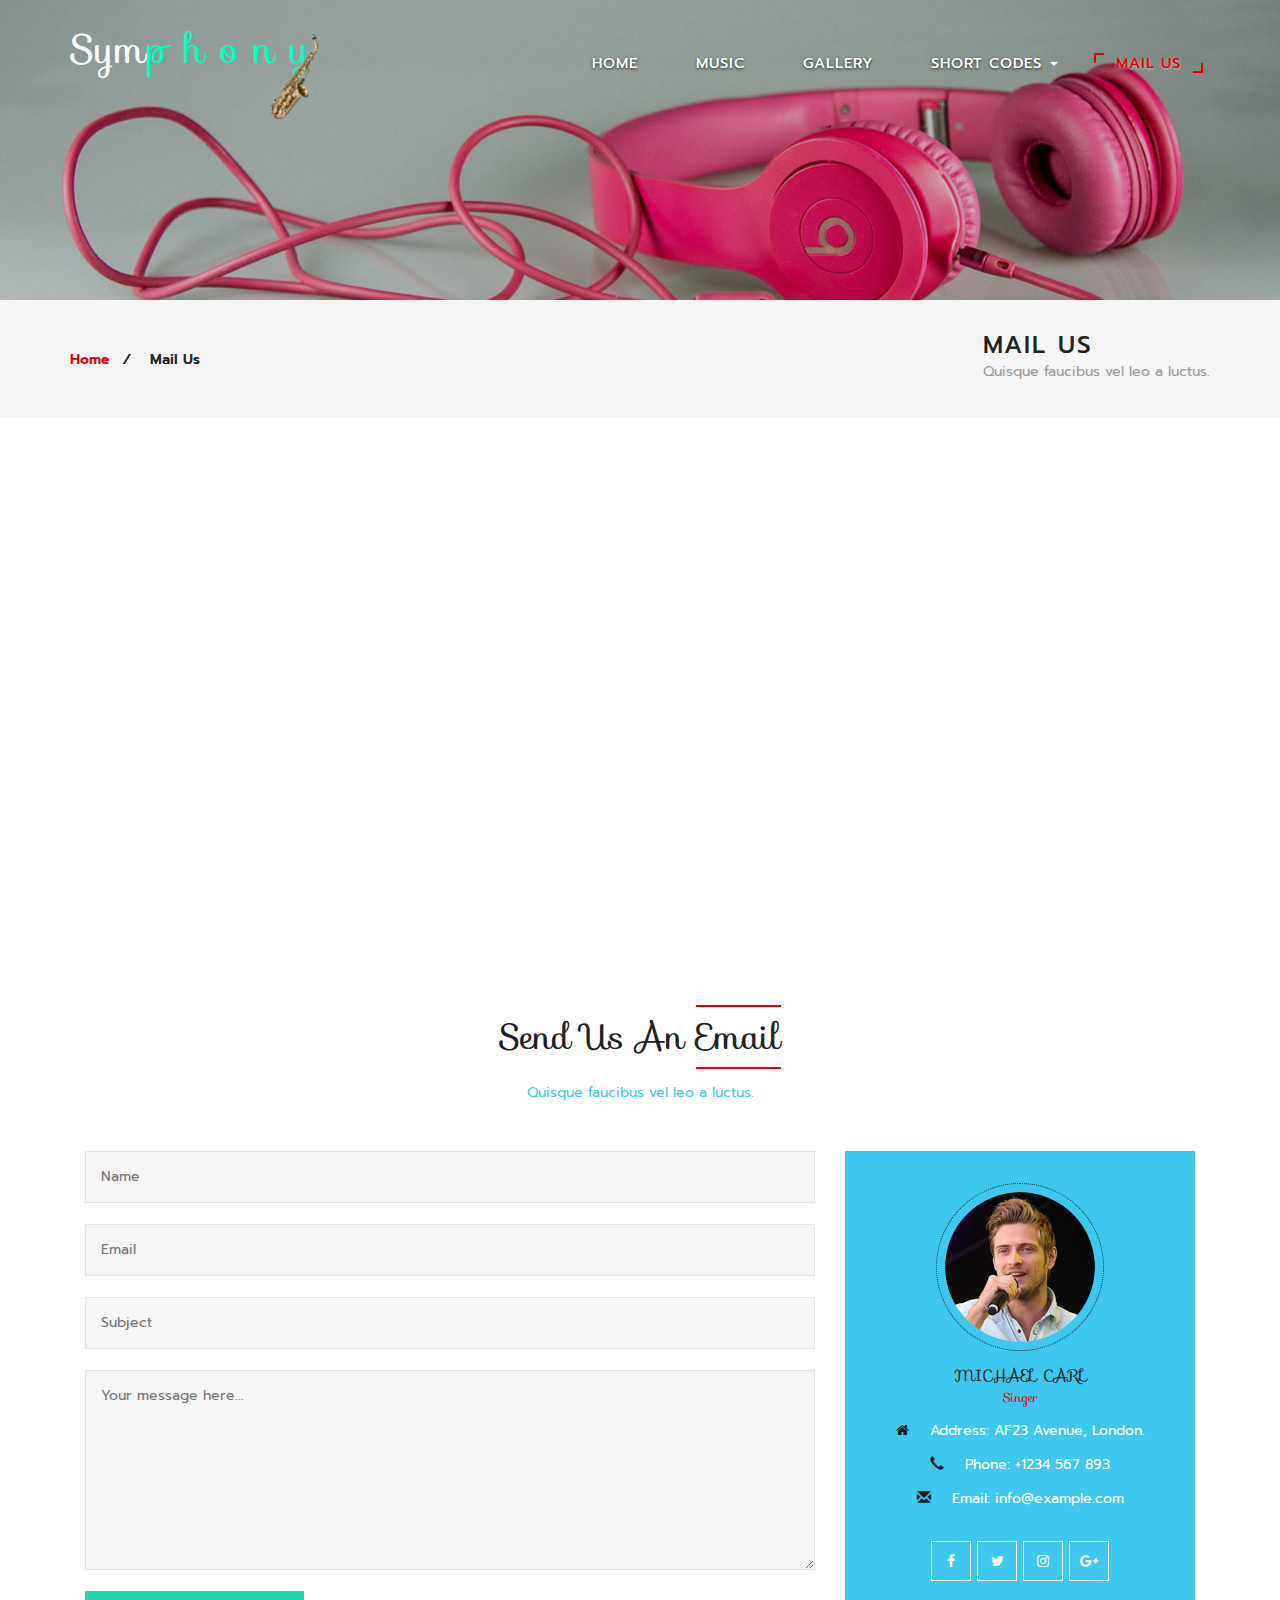
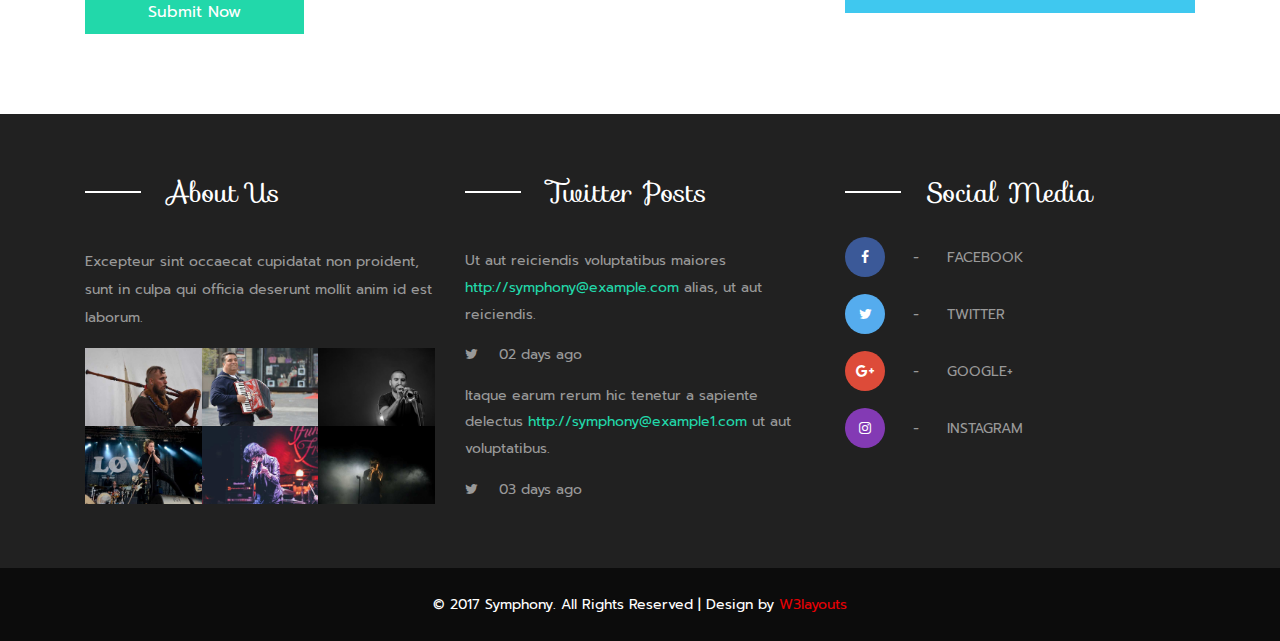
<file: have@music/mail.html>
<!--
author: W3layouts
author URL: http://w3layouts.com
License: Creative Commons Attribution 3.0 Unported
License URL: http://creativecommons.org/licenses/by/3.0/
-->
<!DOCTYPE html>
<html lang="en">
<head>
<title>Symphony a Music Category Flat Bootstrap Responsive Website Template | Mail Us :: w3layouts</title>
<!-- custom-theme -->
<meta name="viewport" content="width=device-width, initial-scale=1">
<meta http-equiv="Content-Type" content="text/html; charset=utf-8" />
<meta name="keywords" content="Symphony Responsive web template, Bootstrap Web Templates, Flat Web Templates, Android Compatible web template, 
Smartphone Compatible web template, free webdesigns for Nokia, Samsung, LG, SonyEricsson, Motorola web design" />
<script type="application/x-javascript"> addEventListener("load", function() { setTimeout(hideURLbar, 0); }, false);
		function hideURLbar(){ window.scrollTo(0,1); } </script>
<!-- //custom-theme -->
<link href="css/bootstrap.css" rel="stylesheet" type="text/css" media="all" />
<link href="css/style.css" rel="stylesheet" type="text/css" media="all" />
<!-- js -->
<script type="text/javascript" src="js/jquery-2.1.4.min.js"></script>
<!-- //js -->
<!-- font-awesome-icons -->
<link href="css/font-awesome.css" rel="stylesheet"> 
<!-- //font-awesome-icons -->
<link href="//fonts.googleapis.com/css?family=Sofia" rel="stylesheet">
<link href="//fonts.googleapis.com/css?family=Prompt:100,100i,200,200i,300,300i,400,400i,500,500i,600,600i,700,700i,800,800i,900,900i&amp;subset=latin-ext,thai,vietnamese" rel="stylesheet"></head>
	
<body>
<!-- banner -->
	<div class="banner1">
		<div class="container">
			<nav class="navbar navbar-default">
				<div class="navbar-header navbar-left">
					<button type="button" class="navbar-toggle collapsed" data-toggle="collapse" data-target="#bs-example-navbar-collapse-1">
						<span class="sr-only">Toggle navigation</span>
						<span class="icon-bar"></span>
						<span class="icon-bar"></span>
						<span class="icon-bar"></span>
					</button>
					<h1><a class="navbar-brand" href="index.html">Sym<span>phony</span></a></h1>
				</div>
				<!-- Collect the nav links, forms, and other content for toggling -->
				<div class="collapse navbar-collapse navbar-right" id="bs-example-navbar-collapse-1">
					<nav class="menu menu--iris">
						<ul class="nav navbar-nav menu__list">
							<li class="menu__item"><a href="index.html" class="menu__link">Home</a></li>
							<li class="menu__item"><a href="music.html" class="menu__link">Music</a></li>
							<li class="menu__item"><a href="gallery.html" class="menu__link">Gallery</a></li>
							<li class="dropdown menu__item">
								<a href="#" class="dropdown-toggle menu__link" data-toggle="dropdown">Short Codes <b class="caret"></b></a>
								<ul class="dropdown-menu agile_short_dropdown">
									<li><a href="icons.html">Web Icons</a></li>
									<li><a href="typography.html">Typography</a></li>
								</ul>
							</li>
							<li class="menu__item menu__item--current"><a href="mail.html" class="menu__link">Mail Us</a></li>
						</ul>
					</nav>
				</div>
			</nav>
		</div>
	</div>
<!-- //banner -->	
<!-- breadcrumbs -->
	<div class="breadcrumbs">
		<div class="container">
			<div class="w3l_breadcrumbs_left">
				<ul>
					<li><a href="index.html">Home</a><i>/</i></li>
					<li>Mail Us</li>
				</ul>
			</div>
			<div class="w3_agile_breadcrumbs_right">
				<h2>Mail Us</h2>
				<p>Quisque faucibus vel leo a luctus.</p>
			</div>
			<div class="clearfix"> </div>
		</div>
	</div>
<!-- //breadcrumbs -->
<!-- mail -->
	<div class="w3_agile_map">
		<iframe src="https://www.google.com/maps/embed?pb=!1m18!1m12!1m3!1d158858.47339848557!2d-0.24168083557398998!3d51.528558242090796!2m3!1f0!2f0!3f0!3m2!1i1024!2i768!4f13.1!3m3!1m2!1s0x47d8a00baf21de75%3A0x52963a5addd52a99!2sLondon%2C+UK!5e0!3m2!1sen!2sin!4v1480393569591" style="border:0"></iframe>
	</div>
	<div class="latest-albums">
		<div class="container">
			<h3 class="agileits_w3layouts_head">send us an <span>email</span></h3>
			<p class="w3_agileits_para">Quisque faucibus vel leo a luctus.</p>
			<div class="wthree_latest_albums_grids gallery">
				<div class="col-md-8 agile_mail_grid_left">
					<form action="#" method="post">
						<input type="text" name="Name" placeholder="Name" required="">
						<input type="email" name="Email" placeholder="Email" required="">
						<input type="text" name="Subject" placeholder="Subject" required="">
						<textarea name="Message" placeholder="Your message here..." required=""></textarea>
						<input type="submit" value="Submit Now" >
					</form>
				</div>
				<div class="col-md-4 w3_agileits_mail_grid_right">
					<div class="wthree_mail_grid_right">
						<img src="images/3.png" alt=" " class="img-responsive" />
						<h4>Michael Carl <span>Singer</span></h4>
						<ul class="agileinfo_phone_mail">
							<li><i class="fa fa-home" aria-hidden="true"></i>Address: AF23 Avenue, London.</li>
							<li><i class="glyphicon glyphicon-earphone" aria-hidden="true"></i>Phone: +1234 567 893</li>
							<li><i class="glyphicon glyphicon-envelope" aria-hidden="true"></i>Email: <a href="mailto:info@example.com">info@example.com</a></li>
						</ul>
						<ul class="social_agileinfo">
							<li><a href="#" class="w3_facebook"><i class="fa fa-facebook"></i></a></li>
							<li><a href="#" class="w3_twitter"><i class="fa fa-twitter"></i></a></li>
							<li><a href="#" class="w3_instagram"><i class="fa fa-instagram"></i></a></li>
							<li><a href="#" class="w3_google"><i class="fa fa-google-plus"></i></a></li>
						</ul>
					</div>
				</div>
				<div class="clearfix"> </div>
			</div>
		</div>
	</div>
<!-- //mail -->
<!-- footer -->
	<div class="footer">
		<div class="container">
			<div class="col-md-4 agileinfo_footer_grid">
				<h3>About Us</h3>
				<p>Excepteur sint occaecat cupidatat non proident, sunt in culpa qui officia deserunt mollit anim id est laborum.</p>
				<div class="agileits_footer_grid_gallery">
					<div class="agileits_footer_grid_gallery1">
						<a href="#" data-toggle="modal" data-target="#myModal"><img src="images/2.jpg" alt=" " class="img-responsive" /></a>
					</div>
					<div class="agileits_footer_grid_gallery1">
						<a href="#" data-toggle="modal" data-target="#myModal"><img src="images/3.jpg" alt=" " class="img-responsive" /></a>
					</div>
					<div class="agileits_footer_grid_gallery1">
						<a href="#" data-toggle="modal" data-target="#myModal"><img src="images/4.jpg" alt=" " class="img-responsive" /></a>
					</div>
					<div class="agileits_footer_grid_gallery1">
						<a href="#" data-toggle="modal" data-target="#myModal"><img src="images/7.jpg" alt=" " class="img-responsive" /></a>
					</div>
					<div class="agileits_footer_grid_gallery1">
						<a href="#" data-toggle="modal" data-target="#myModal"><img src="images/8.jpg" alt=" " class="img-responsive" /></a>
					</div>
					<div class="agileits_footer_grid_gallery1">
						<a href="#" data-toggle="modal" data-target="#myModal"><img src="images/9.jpg" alt=" " class="img-responsive" /></a>
					</div>
					<div class="clearfix"> </div>
				</div>
			</div>
			<div class="col-md-4 agileinfo_footer_grid">
				<h3>Twitter Posts</h3>
				<ul class="w3agile_footer_grid_list">
					<li>Ut aut reiciendis voluptatibus maiores <a href="#">http://symphony@example.com</a> alias, ut aut reiciendis.
						<span><i class="fa fa-twitter" aria-hidden="true"></i>02 days ago</span></li>
					<li>Itaque earum rerum hic tenetur a sapiente delectus <a href="#">http://symphony@example1.com</a> ut aut
						voluptatibus.<span><i class="fa fa-twitter" aria-hidden="true"></i>03 days ago</span></li>
				</ul>
			</div>
			<div class="col-md-4 agileinfo_footer_grid">
				<h3>Social Media</h3>
				<ul class="agileinfo_social_icons">
					<li><a href="#" class="facebook"><span class="fa fa-facebook" aria-hidden="true"></span><i>-</i>Facebook</a></li>
					<li><a href="#" class="twitter"><span class="fa fa-twitter" aria-hidden="true"></span><i>-</i>Twitter</a></li>
					<li><a href="#" class="google"><span class="fa fa-google-plus" aria-hidden="true"></span><i>-</i>Google+</a></li>
					<li><a href="#" class="instagram"><span class="fa fa-instagram" aria-hidden="true"></span><i>-</i>Instagram</a></li>
				</ul>
			</div>
		</div>
	</div>
<!-- //footer -->
<!-- copy-right -->
	<div class="w3agile_copy_right">
		<div class="container">
			 <p>© 2017 Symphony. All Rights Reserved | Design by <a href="https://w3layouts.com/">W3layouts</a></p>
		</div>
	</div>
<!-- //copy-right -->
<!-- bootstrap-pop-up -->
	<div class="modal video-modal fade" id="myModal" tabindex="-1" role="dialog" aria-labelledby="myModal">
		<div class="modal-dialog" role="document">
			<div class="modal-content">
				<div class="modal-header">
					Symphony
					<button type="button" class="close" data-dismiss="modal" aria-label="Close"><span aria-hidden="true">&times;</span></button>						
				</div>
				<section>
					<div class="modal-body">
						<div class="col-md-6 w3_modal_body_left">
							<img src="images/15.jpg" alt=" " class="img-responsive" />
						</div>
						<div class="col-md-6 w3_modal_body_right">
							<h4>Suspendisse et sapien ac diam suscipit posuere</h4>
							<p>Ut enim ad minima veniam, quis nostrum 
							exercitationem ullam corporis suscipit laboriosam, 
							nisi ut aliquid ex ea commodi consequatur? Quis autem 
							vel eum iure reprehenderit qui in ea voluptate velit 
							esse quam nihil molestiae consequatur.
							<i>" Quis autem vel eum iure reprehenderit qui in ea voluptate velit 
								esse quam nihil molestiae consequatur.</i>
								Fusce in ex eget ligula tempor placerat. Aliquam laoreet mi id felis commodo 
								interdum. Integer sollicitudin risus sed risus rutrum 
								elementum ac ac purus.</p>
						</div>
						<div class="clearfix"> </div>
					</div>
				</section>
			</div>
		</div>
	</div>
<!-- //bootstrap-pop-up -->
<!-- start-smooth-scrolling -->
<script type="text/javascript" src="js/move-top.js"></script>
<script type="text/javascript" src="js/easing.js"></script>
<script type="text/javascript">
	jQuery(document).ready(function($) {
		$(".scroll").click(function(event){		
			event.preventDefault();
			$('html,body').animate({scrollTop:$(this.hash).offset().top},1000);
		});
	});
</script>
<!-- start-smooth-scrolling -->
<!-- for bootstrap working -->
	<script src="js/bootstrap.js"></script>
<!-- //for bootstrap working -->
<!-- here stars scrolling icon -->
	<script type="text/javascript">
		$(document).ready(function() {
			/*
				var defaults = {
				containerID: 'toTop', // fading element id
				containerHoverID: 'toTopHover', // fading element hover id
				scrollSpeed: 1200,
				easingType: 'linear' 
				};
			*/
								
			$().UItoTop({ easingType: 'easeOutQuart' });
								
			});
	</script>
<!-- //here ends scrolling icon -->
</body>
</html>
</file>
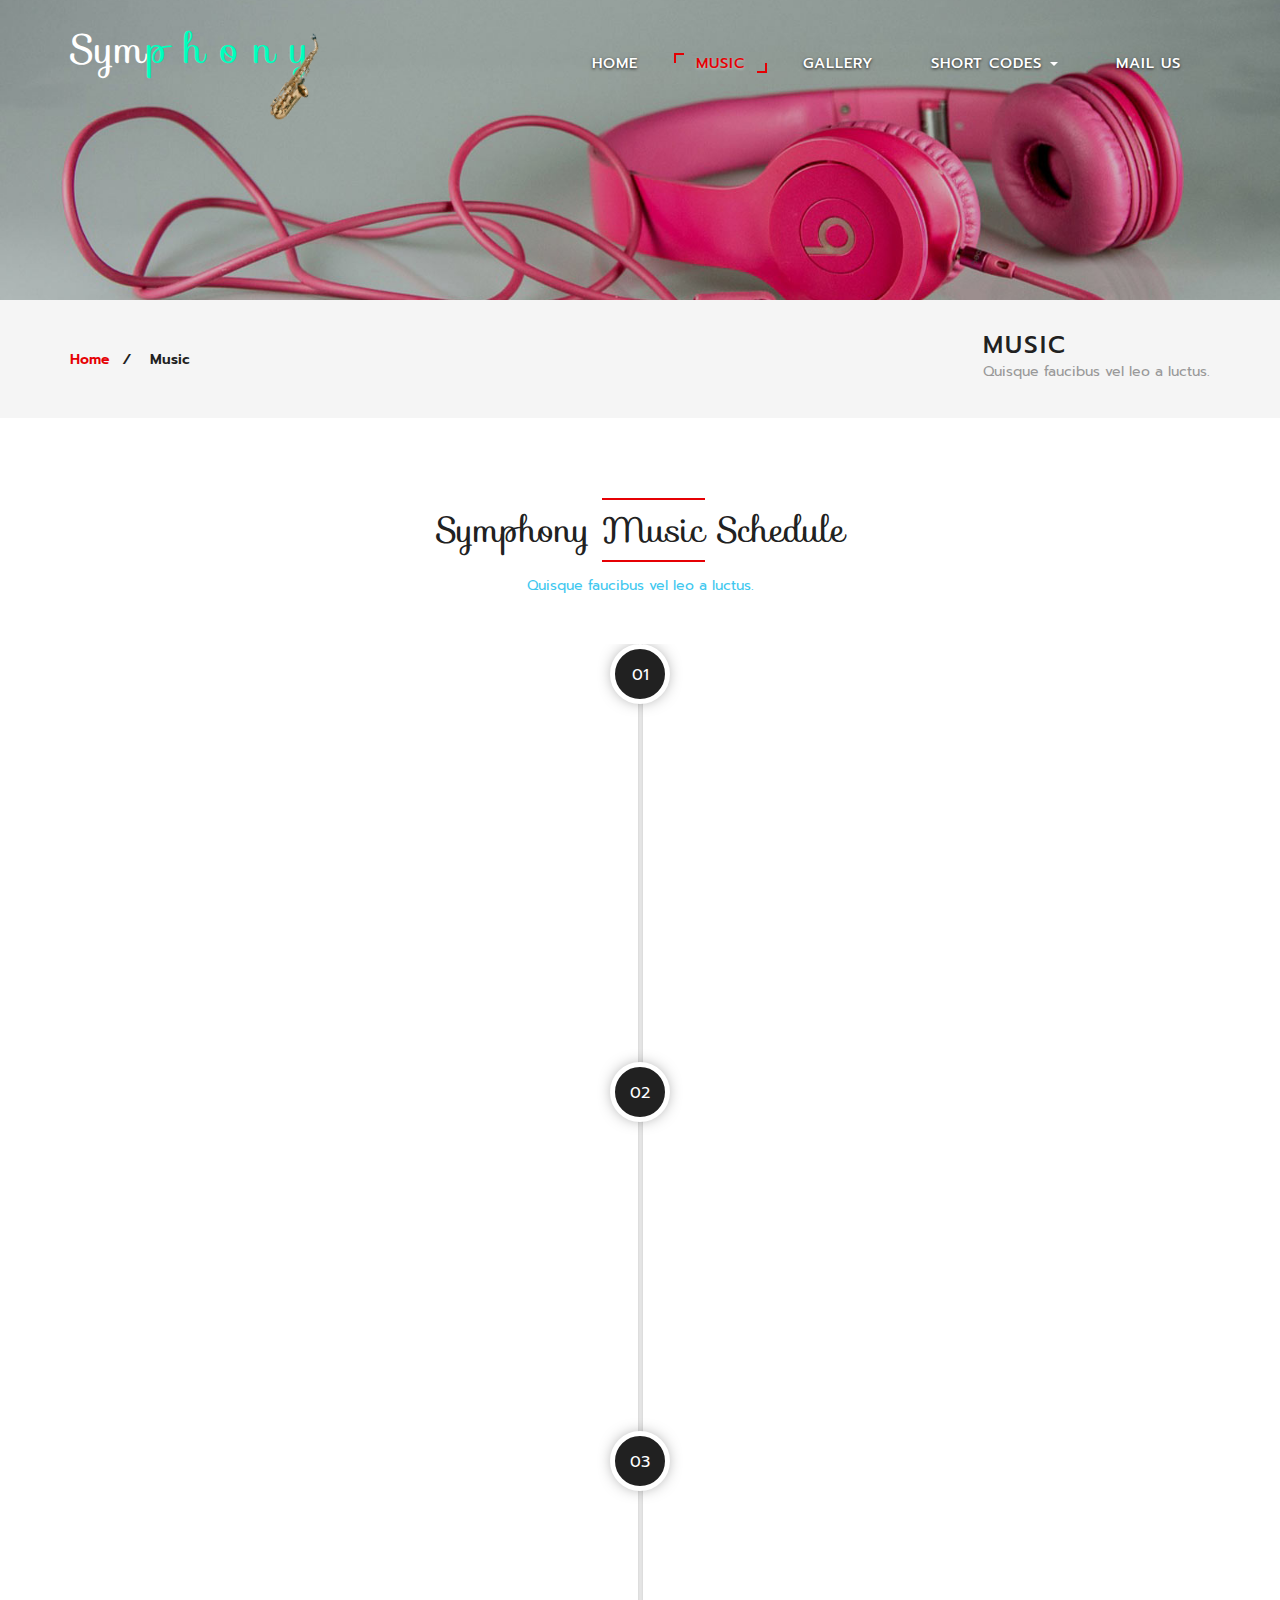
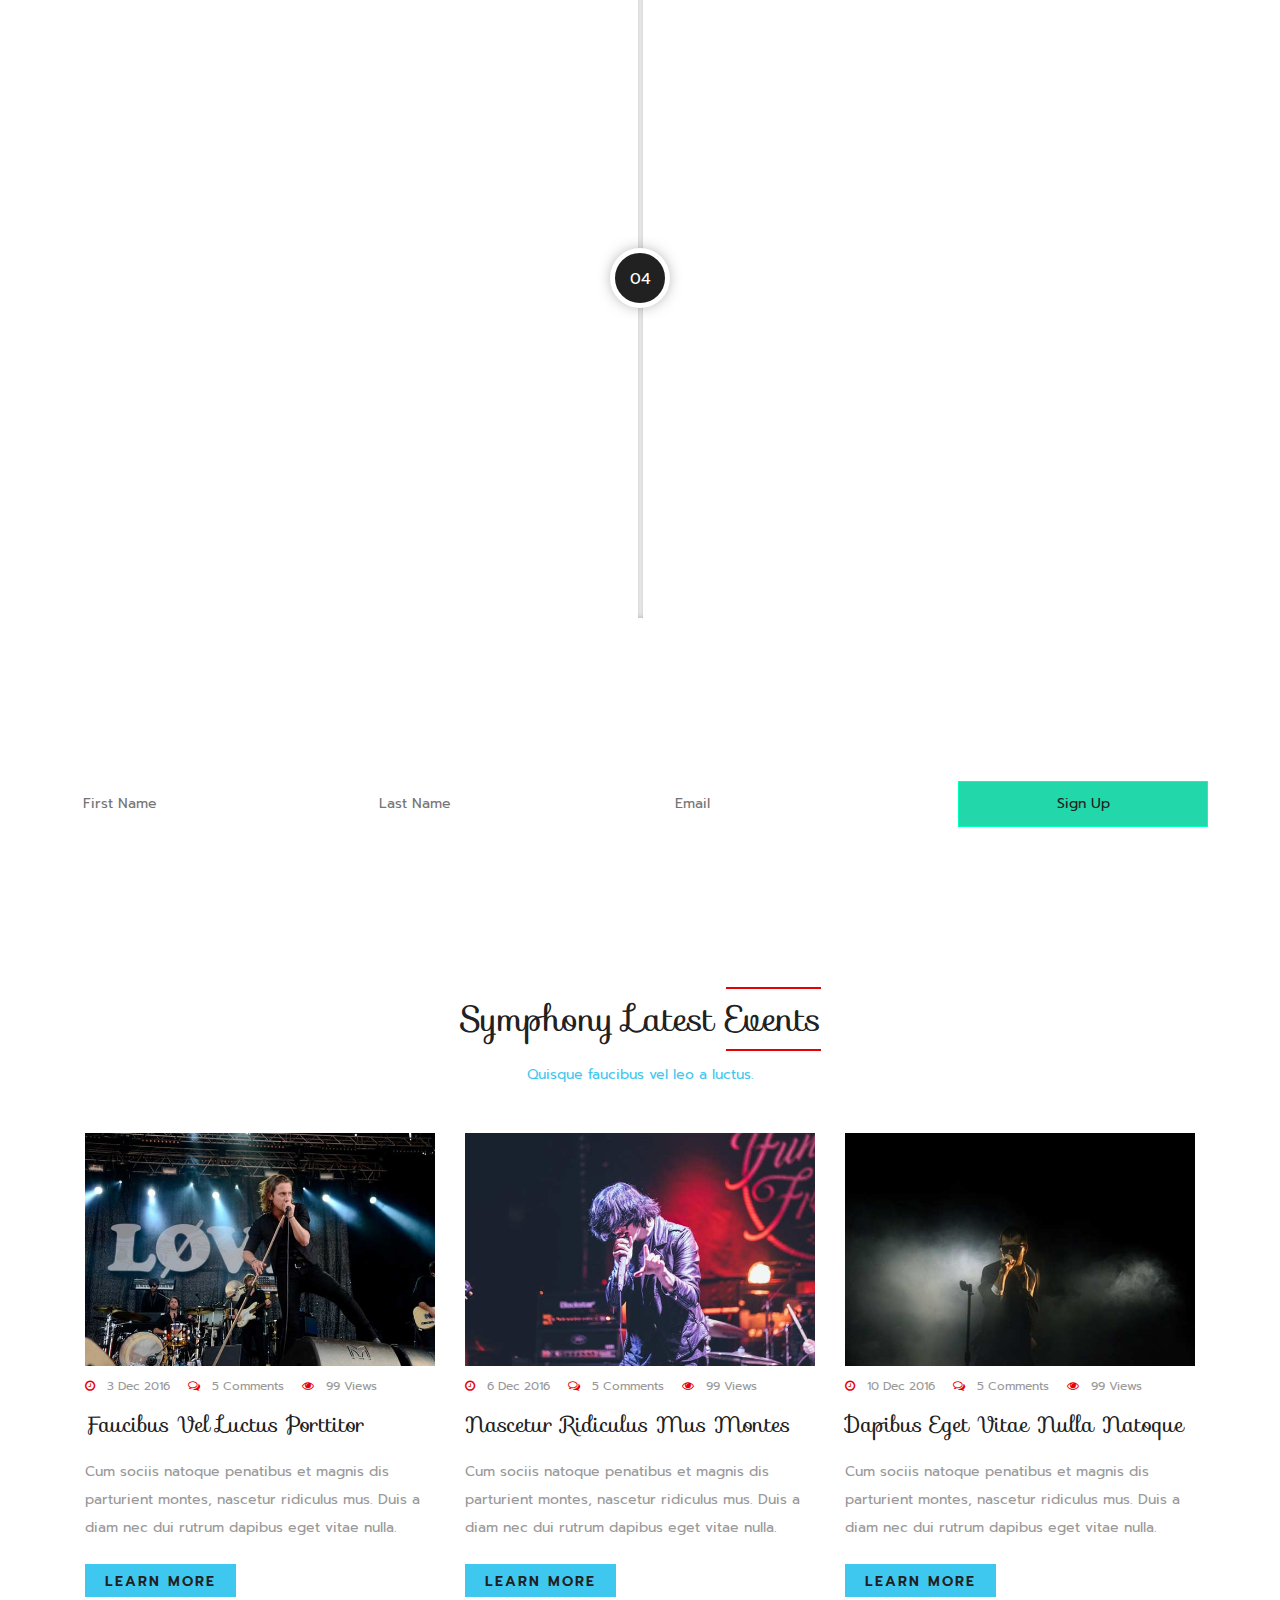
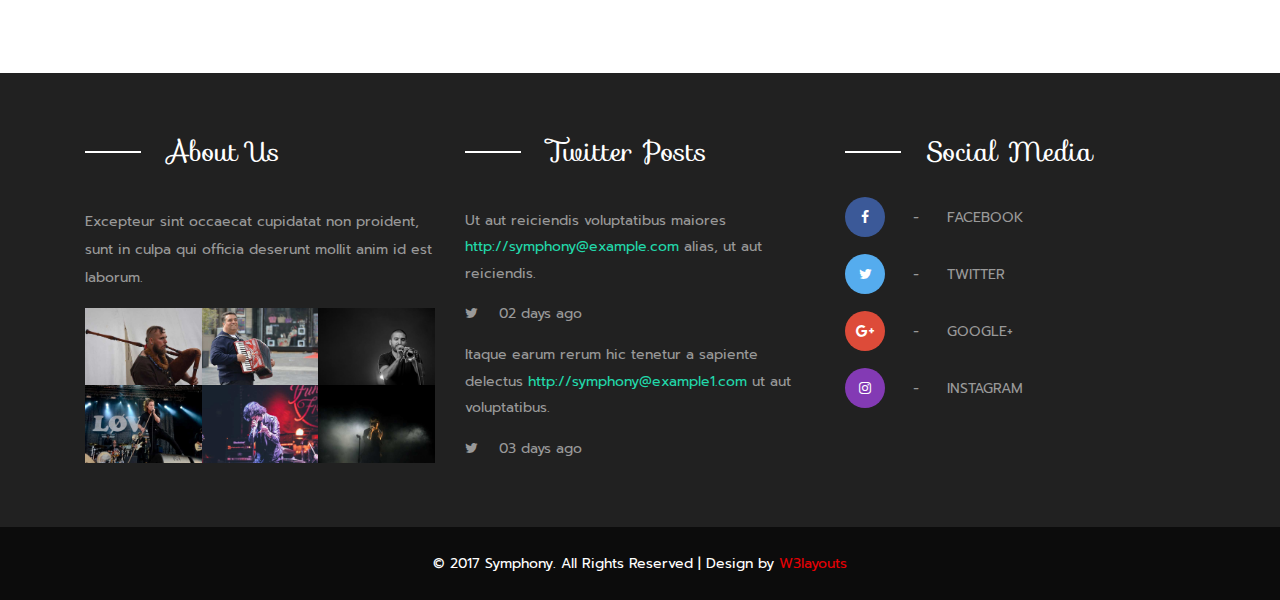
<file: have@music/music.html>
<!--
author: W3layouts
author URL: http://w3layouts.com
License: Creative Commons Attribution 3.0 Unported
License URL: http://creativecommons.org/licenses/by/3.0/
-->
<!DOCTYPE html>
<html lang="en">
<head>
<title>Symphony a Music Category Flat Bootstrap Responsive Website Template | Music :: w3layouts</title>
<!-- custom-theme -->
<meta name="viewport" content="width=device-width, initial-scale=1">
<meta http-equiv="Content-Type" content="text/html; charset=utf-8" />
<meta name="keywords" content="Symphony Responsive web template, Bootstrap Web Templates, Flat Web Templates, Android Compatible web template, 
Smartphone Compatible web template, free webdesigns for Nokia, Samsung, LG, SonyEricsson, Motorola web design" />
<script type="application/x-javascript"> addEventListener("load", function() { setTimeout(hideURLbar, 0); }, false);
		function hideURLbar(){ window.scrollTo(0,1); } </script>
<!-- //custom-theme -->
<link href="css/bootstrap.css" rel="stylesheet" type="text/css" media="all" />
<link href="css/style.css" rel="stylesheet" type="text/css" media="all" />
<!-- js -->
<script type="text/javascript" src="js/jquery-2.1.4.min.js"></script>
<!-- //js -->
<!-- font-awesome-icons -->
<link href="css/font-awesome.css" rel="stylesheet"> 
<!-- //font-awesome-icons -->
<link href="//fonts.googleapis.com/css?family=Sofia" rel="stylesheet">
<link href="//fonts.googleapis.com/css?family=Prompt:100,100i,200,200i,300,300i,400,400i,500,500i,600,600i,700,700i,800,800i,900,900i&amp;subset=latin-ext,thai,vietnamese" rel="stylesheet"></head>
	
<body>
<!-- banner -->
	<div class="banner1">
		<div class="container">
			<nav class="navbar navbar-default">
				<div class="navbar-header navbar-left">
					<button type="button" class="navbar-toggle collapsed" data-toggle="collapse" data-target="#bs-example-navbar-collapse-1">
						<span class="sr-only">Toggle navigation</span>
						<span class="icon-bar"></span>
						<span class="icon-bar"></span>
						<span class="icon-bar"></span>
					</button>
					<h1><a class="navbar-brand" href="index.html">Sym<span>phony</span></a></h1>
				</div>
				<!-- Collect the nav links, forms, and other content for toggling -->
				<div class="collapse navbar-collapse navbar-right" id="bs-example-navbar-collapse-1">
					<nav class="menu menu--iris">
						<ul class="nav navbar-nav menu__list">
							<li class="menu__item"><a href="index.html" class="menu__link">Home</a></li>
							<li class="menu__item menu__item--current"><a href="music.html" class="menu__link">Music</a></li>
							<li class="menu__item"><a href="gallery.html" class="menu__link">Gallery</a></li>
							<li class="dropdown menu__item">
								<a href="#" class="dropdown-toggle menu__link" data-toggle="dropdown">Short Codes <b class="caret"></b></a>
								<ul class="dropdown-menu agile_short_dropdown">
									<li><a href="icons.html">Web Icons</a></li>
									<li><a href="typography.html">Typography</a></li>
								</ul>
							</li>
							<li class="menu__item"><a href="mail.html" class="menu__link">Mail Us</a></li>
						</ul>
					</nav>
				</div>
			</nav>
		</div>
	</div>
<!-- //banner -->	
<!-- breadcrumbs -->
	<div class="breadcrumbs">
		<div class="container">
			<div class="w3l_breadcrumbs_left">
				<ul>
					<li><a href="index.html">Home</a><i>/</i></li>
					<li>Music</li>
				</ul>
			</div>
			<div class="w3_agile_breadcrumbs_right">
				<h2>Music</h2>
				<p>Quisque faucibus vel leo a luctus.</p>
			</div>
			<div class="clearfix"> </div>
		</div>
	</div>
<!-- //breadcrumbs -->
<!-- music -->
	<div class="about w3_music">
		<div class="container">
			<h3 class="agileits_w3layouts_head">Symphony <span>music</span> Schedule</h3>
			<p class="w3_agileits_para">Quisque faucibus vel leo a luctus.</p>
			<div class="wthree_latest_albums_grids">
				<div class="cntl"> <span class="cntl-bar cntl-center"> <span class="cntl-bar-fill"></span> </span>
					<div class="cntl-states">
						<div class="cntl-state">
							<div class="cntl-content">
								<h4>15 December 2016</h4>
								<p>Singing Classes</p>
							</div>
							<div class="cntl-image">
								<img src="images/7.jpg" alt=" " class="img-responsive" />
								<div class="w3ls_cntl_image_pos">
									<p>Duis a diam nec dui rutrum dapibus eget vitae nulla</p>
								</div>
							</div>
							<div class="cntl-icon cntl-center">01</div>
						</div>
						<div class="cntl-state">
							<div class="cntl-content">
								<h4>18 December 2016</h4>
								<p>Nulla ut tellus eu ante dapibus euismod ut sit amet est. Sed posuere scelerisque turpis, in bibendum magna feugiat non.</p>
							</div>
							<div class="cntl-image w3_cntl_image"><img src="images/10.jpg" alt=" " class="img-responsive" /></div>
							<div class="cntl-icon cntl-center">02</div>
						</div>
						<div class="cntl-state">
							<div class="cntl-content">
								<h4>21 December 2016</h4>
								<p>Hormonica Classes</p>
							</div>
							<div class="cntl-image">
								<img src="images/3.jpg" alt=" " class="img-responsive" />
								<div class="w3ls_cntl_image_pos">
									<p>Duis a diam nec dui rutrum dapibus eget vitae nulla</p>
								</div>
							</div>
							<div class="cntl-icon cntl-center">03</div>
						</div>
						<div class="cntl-state">
							<div class="cntl-content">
								<h4>25 December 2016</h4>
								<p>Nulla ut tellus eu ante dapibus euismod ut sit amet est. Sed posuere scelerisque turpis, in bibendum magna feugiat non.</p>
							</div>
							<div class="cntl-image">
								<img src="images/2.jpg" alt=" " class="img-responsive" />
								<div class="w3ls_cntl_image_pos">
									<p>Duis a diam nec dui rutrum dapibus eget vitae nulla</p>
								</div>
							</div>
							<div class="cntl-icon cntl-center">04</div>
						</div>
					</div>
				</div>
			</div>
		</div>
	</div>
<!-- //music -->
<!-- music-bottom -->
	<div class="music-bottom">
		<div class="container">
			<h3>Sign up to receive latest album updates</h3>
			<form action="#" method="post">
				<input name="First Name" placeholder="First Name" type="text" required="">
				<input name="Last Name" placeholder="Last Name" type="text" required="">
				<input name="email" placeholder="Email" type="email" required="">
				<input type="submit" value="Sign Up">
			</form>
		</div>
	</div>
<!-- //music-bottom -->
<!-- events -->
	<div class="events">
		<div class="container">
			<h3 class="agileits_w3layouts_head">Symphony Latest <span>events</span></h3>
			<p class="w3_agileits_para">Quisque faucibus vel leo a luctus.</p>
			<div class="wthree_latest_albums_grids">
				<div class="col-md-4 w3layouts_events_grid">
					<img src="images/7.jpg" alt=" " class="img-responsive" />
					<ul>
						<li><a href="#"><i class="fa fa-clock-o"></i>3 Dec 2016</a></li>
						<li><a href="#"><i class="fa fa-comments-o"></i>5 Comments</a></li>
						<li><a href="#"><i class="fa fa-eye"></i>99 Views</a></li>
					</ul>
					<h4><a href="#" data-toggle="modal" data-target="#myModal">faucibus vel luctus porttitor</a></h4>
					<p>Cum sociis natoque penatibus et magnis dis parturient montes, nascetur ridiculus mus. 
						Duis a diam nec dui rutrum dapibus eget vitae nulla.</p>
					<div class="w3_more">
						<a href="#" data-toggle="modal" data-target="#myModal">Learn More</a>
					</div>
				</div>
				<div class="col-md-4 w3layouts_events_grid">
					<img src="images/8.jpg" alt=" " class="img-responsive" />
					<ul>
						<li><a href="#"><i class="fa fa-clock-o"></i>6 Dec 2016</a></li>
						<li><a href="#"><i class="fa fa-comments-o"></i>5 Comments</a></li>
						<li><a href="#"><i class="fa fa-eye"></i>99 Views</a></li>
					</ul>
					<h4><a href="#" data-toggle="modal" data-target="#myModal">nascetur ridiculus mus montes</a></h4>
					<p>Cum sociis natoque penatibus et magnis dis parturient montes, nascetur ridiculus mus. 
						Duis a diam nec dui rutrum dapibus eget vitae nulla.</p>
					<div class="w3_more">
						<a href="#" data-toggle="modal" data-target="#myModal">Learn More</a>
					</div>
				</div>
				<div class="col-md-4 w3layouts_events_grid">
					<img src="images/9.jpg" alt=" " class="img-responsive" />
					<ul>
						<li><a href="#"><i class="fa fa-clock-o"></i>10 Dec 2016</a></li>
						<li><a href="#"><i class="fa fa-comments-o"></i>5 Comments</a></li>
						<li><a href="#"><i class="fa fa-eye"></i>99 Views</a></li>
					</ul>
					<h4><a href="#" data-toggle="modal" data-target="#myModal">dapibus eget vitae nulla natoque</a></h4>
					<p>Cum sociis natoque penatibus et magnis dis parturient montes, nascetur ridiculus mus. 
						Duis a diam nec dui rutrum dapibus eget vitae nulla.</p>
					<div class="w3_more">
						<a href="#" data-toggle="modal" data-target="#myModal">Learn More</a>
					</div>
				</div>
				<div class="clearfix"> </div>
			</div>
		</div>
	</div>
<!-- //events -->
<!-- footer -->
	<div class="footer">
		<div class="container">
			<div class="col-md-4 agileinfo_footer_grid">
				<h3>About Us</h3>
				<p>Excepteur sint occaecat cupidatat non proident, sunt in culpa qui officia deserunt mollit anim id est laborum.</p>
				<div class="agileits_footer_grid_gallery">
					<div class="agileits_footer_grid_gallery1">
						<a href="#" data-toggle="modal" data-target="#myModal"><img src="images/2.jpg" alt=" " class="img-responsive" /></a>
					</div>
					<div class="agileits_footer_grid_gallery1">
						<a href="#" data-toggle="modal" data-target="#myModal"><img src="images/3.jpg" alt=" " class="img-responsive" /></a>
					</div>
					<div class="agileits_footer_grid_gallery1">
						<a href="#" data-toggle="modal" data-target="#myModal"><img src="images/4.jpg" alt=" " class="img-responsive" /></a>
					</div>
					<div class="agileits_footer_grid_gallery1">
						<a href="#" data-toggle="modal" data-target="#myModal"><img src="images/7.jpg" alt=" " class="img-responsive" /></a>
					</div>
					<div class="agileits_footer_grid_gallery1">
						<a href="#" data-toggle="modal" data-target="#myModal"><img src="images/8.jpg" alt=" " class="img-responsive" /></a>
					</div>
					<div class="agileits_footer_grid_gallery1">
						<a href="#" data-toggle="modal" data-target="#myModal"><img src="images/9.jpg" alt=" " class="img-responsive" /></a>
					</div>
					<div class="clearfix"> </div>
				</div>
			</div>
			<div class="col-md-4 agileinfo_footer_grid">
				<h3>Twitter Posts</h3>
				<ul class="w3agile_footer_grid_list">
					<li>Ut aut reiciendis voluptatibus maiores <a href="#">http://symphony@example.com</a> alias, ut aut reiciendis.
						<span><i class="fa fa-twitter" aria-hidden="true"></i>02 days ago</span></li>
					<li>Itaque earum rerum hic tenetur a sapiente delectus <a href="#">http://symphony@example1.com</a> ut aut
						voluptatibus.<span><i class="fa fa-twitter" aria-hidden="true"></i>03 days ago</span></li>
				</ul>
			</div>
			<div class="col-md-4 agileinfo_footer_grid">
				<h3>Social Media</h3>
				<ul class="agileinfo_social_icons">
					<li><a href="#" class="facebook"><span class="fa fa-facebook" aria-hidden="true"></span><i>-</i>Facebook</a></li>
					<li><a href="#" class="twitter"><span class="fa fa-twitter" aria-hidden="true"></span><i>-</i>Twitter</a></li>
					<li><a href="#" class="google"><span class="fa fa-google-plus" aria-hidden="true"></span><i>-</i>Google+</a></li>
					<li><a href="#" class="instagram"><span class="fa fa-instagram" aria-hidden="true"></span><i>-</i>Instagram</a></li>
				</ul>
			</div>
		</div>
	</div>
<!-- //footer -->
<!-- copy-right -->
	<div class="w3agile_copy_right">
		<div class="container">
			 <p>© 2017 Symphony. All Rights Reserved | Design by <a href="https://w3layouts.com/">W3layouts</a></p>
		</div>
	</div>
<!-- //copy-right -->
<!-- bootstrap-pop-up -->
	<div class="modal video-modal fade" id="myModal" tabindex="-1" role="dialog" aria-labelledby="myModal">
		<div class="modal-dialog" role="document">
			<div class="modal-content">
				<div class="modal-header">
					Symphony
					<button type="button" class="close" data-dismiss="modal" aria-label="Close"><span aria-hidden="true">&times;</span></button>						
				</div>
				<section>
					<div class="modal-body">
						<div class="col-md-6 w3_modal_body_left">
							<img src="images/15.jpg" alt=" " class="img-responsive" />
						</div>
						<div class="col-md-6 w3_modal_body_right">
							<h4>Suspendisse et sapien ac diam suscipit posuere</h4>
							<p>Ut enim ad minima veniam, quis nostrum 
							exercitationem ullam corporis suscipit laboriosam, 
							nisi ut aliquid ex ea commodi consequatur? Quis autem 
							vel eum iure reprehenderit qui in ea voluptate velit 
							esse quam nihil molestiae consequatur.
							<i>" Quis autem vel eum iure reprehenderit qui in ea voluptate velit 
								esse quam nihil molestiae consequatur.</i>
								Fusce in ex eget ligula tempor placerat. Aliquam laoreet mi id felis commodo 
								interdum. Integer sollicitudin risus sed risus rutrum 
								elementum ac ac purus.</p>
						</div>
						<div class="clearfix"> </div>
					</div>
				</section>
			</div>
		</div>
	</div>
<!-- //bootstrap-pop-up -->
<!-- timeline -->
	<script type="text/javascript" src="js/jquery.cntl.js"></script> 
	<script type="text/javascript">
		$(document).ready(function(e){
			$('.cntl').cntl({
				revealbefore: 300,
				anim_class: 'cntl-animate',
				onreveal: function(e){
					console.log(e);
				}
			});
		});
	</script>
<!-- //timeline -->
<!-- start-smooth-scrolling -->
<script type="text/javascript" src="js/move-top.js"></script>
<script type="text/javascript" src="js/easing.js"></script>
<script type="text/javascript">
	jQuery(document).ready(function($) {
		$(".scroll").click(function(event){		
			event.preventDefault();
			$('html,body').animate({scrollTop:$(this.hash).offset().top},1000);
		});
	});
</script>
<!-- start-smooth-scrolling -->
<!-- for bootstrap working -->
	<script src="js/bootstrap.js"></script>
<!-- //for bootstrap working -->
<!-- here stars scrolling icon -->
	<script type="text/javascript">
		$(document).ready(function() {
			/*
				var defaults = {
				containerID: 'toTop', // fading element id
				containerHoverID: 'toTopHover', // fading element hover id
				scrollSpeed: 1200,
				easingType: 'linear' 
				};
			*/
								
			$().UItoTop({ easingType: 'easeOutQuart' });
								
			});
	</script>
<!-- //here ends scrolling icon -->
</body>
</html>
</file>
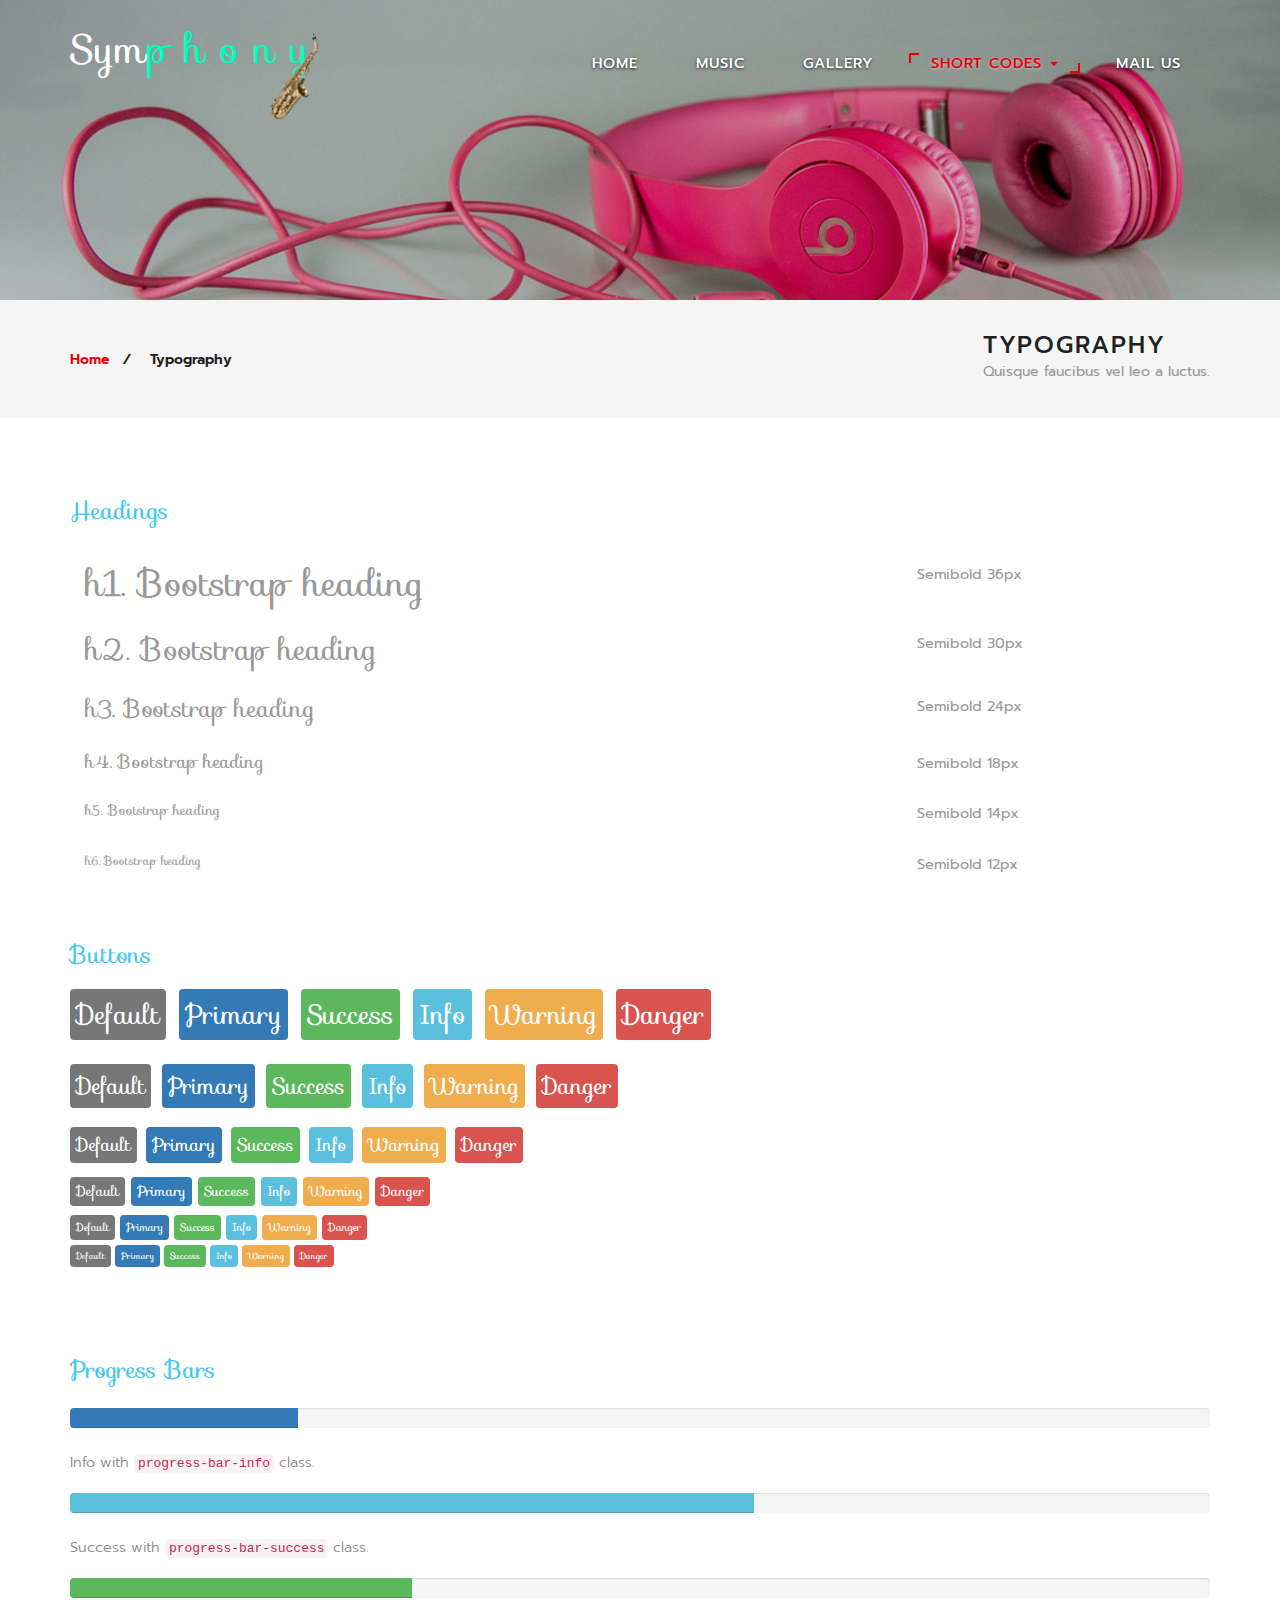
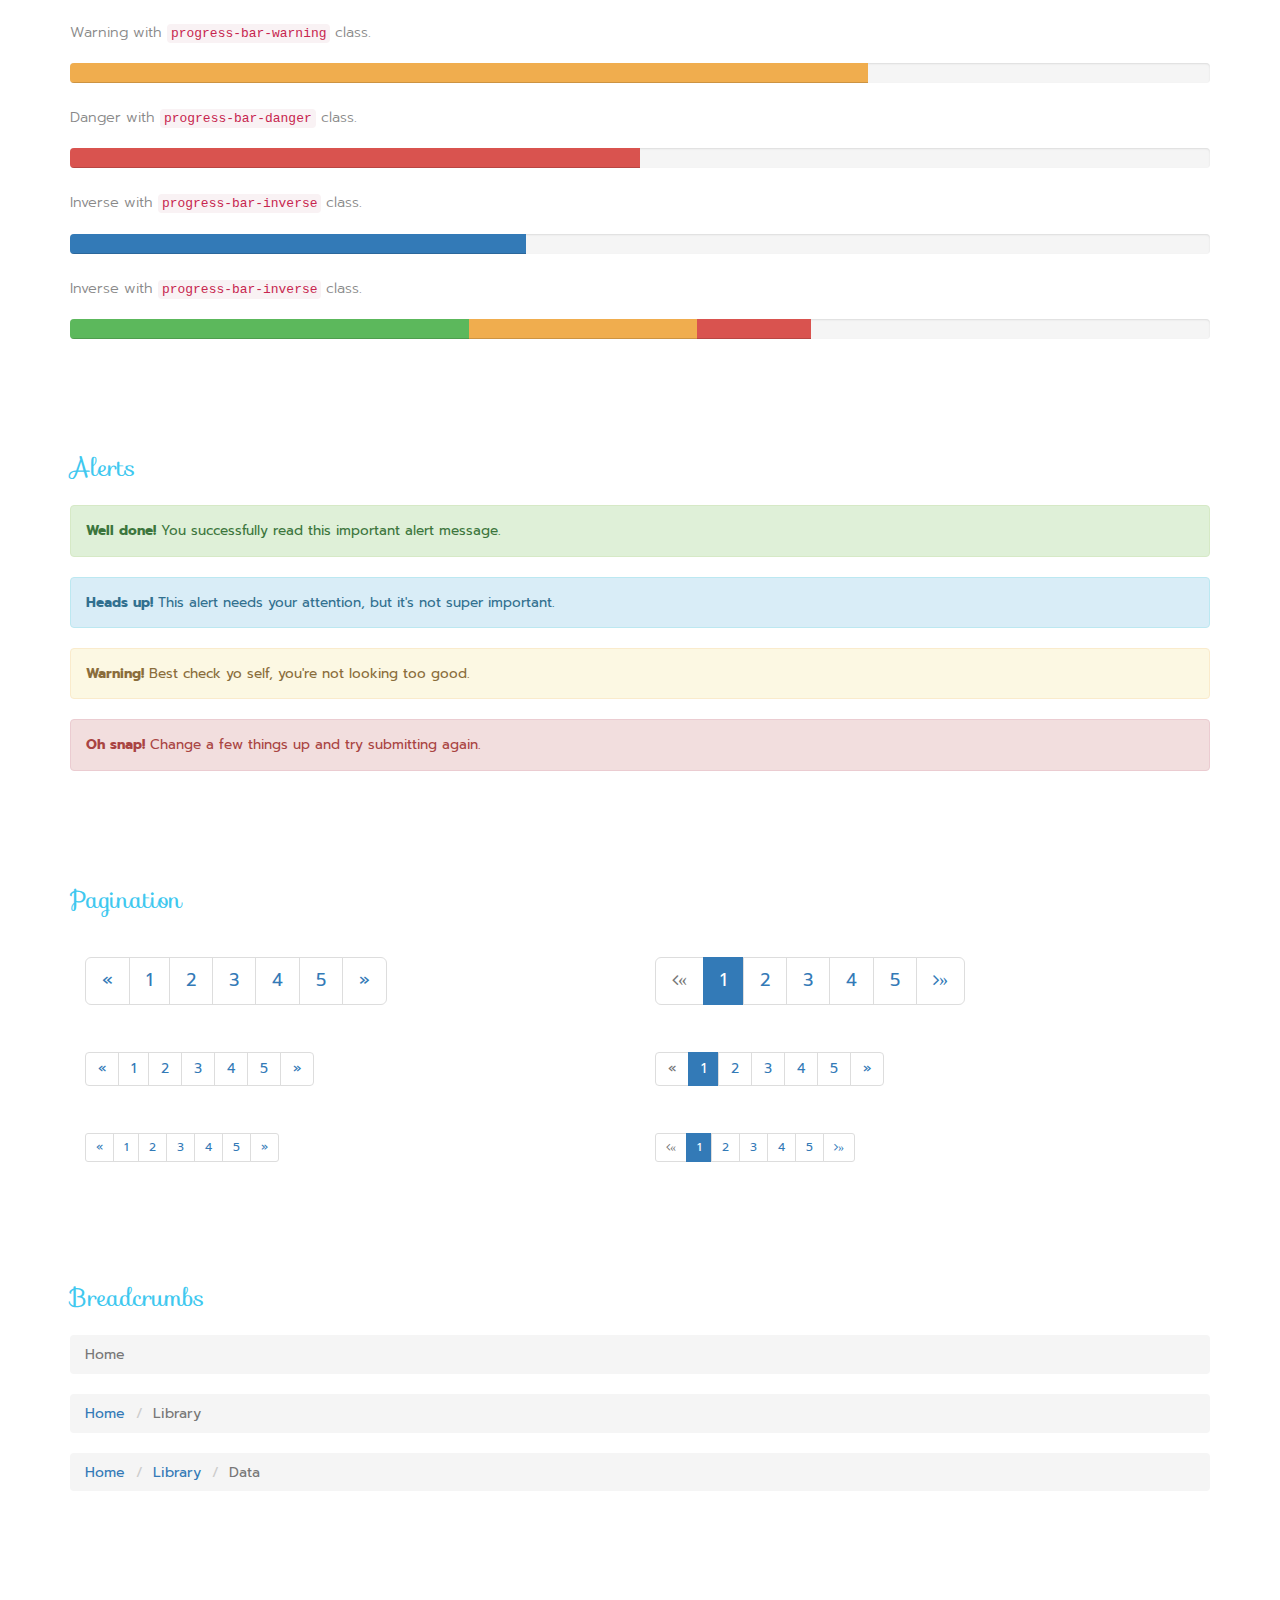
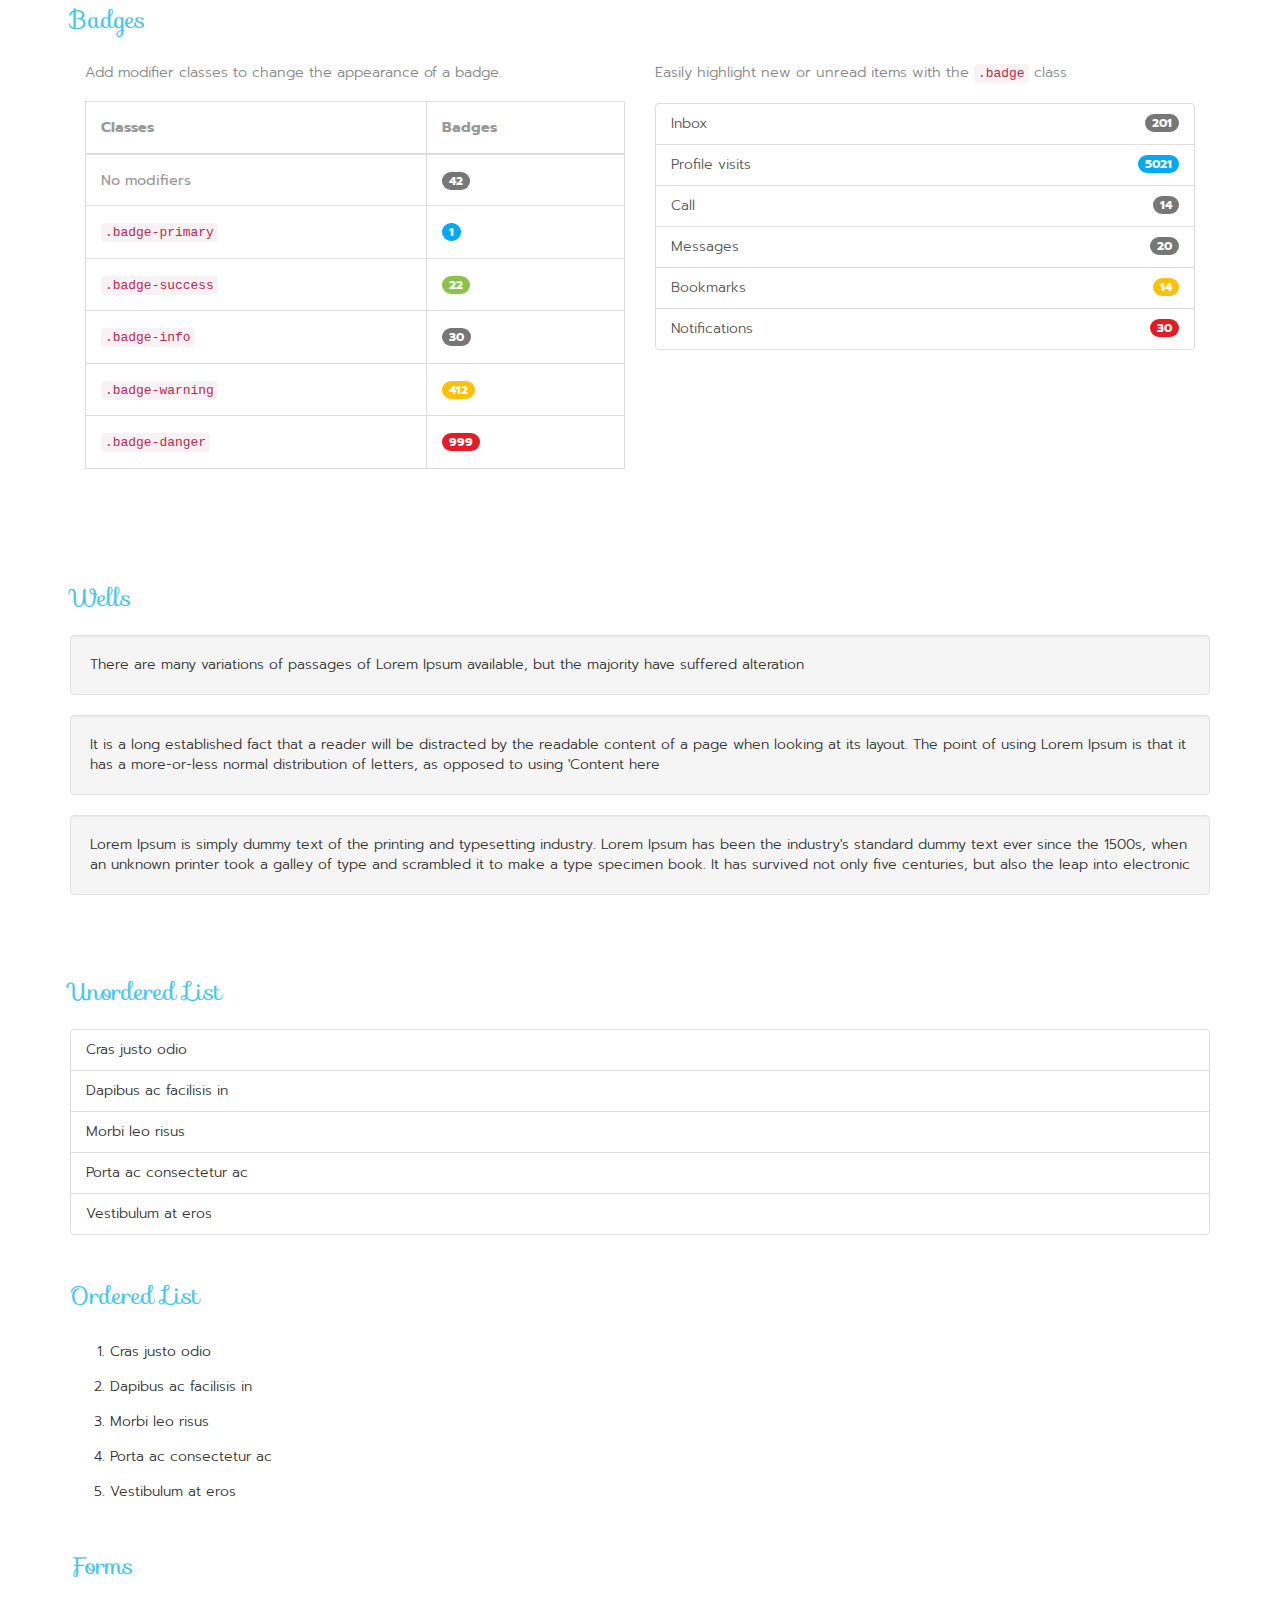
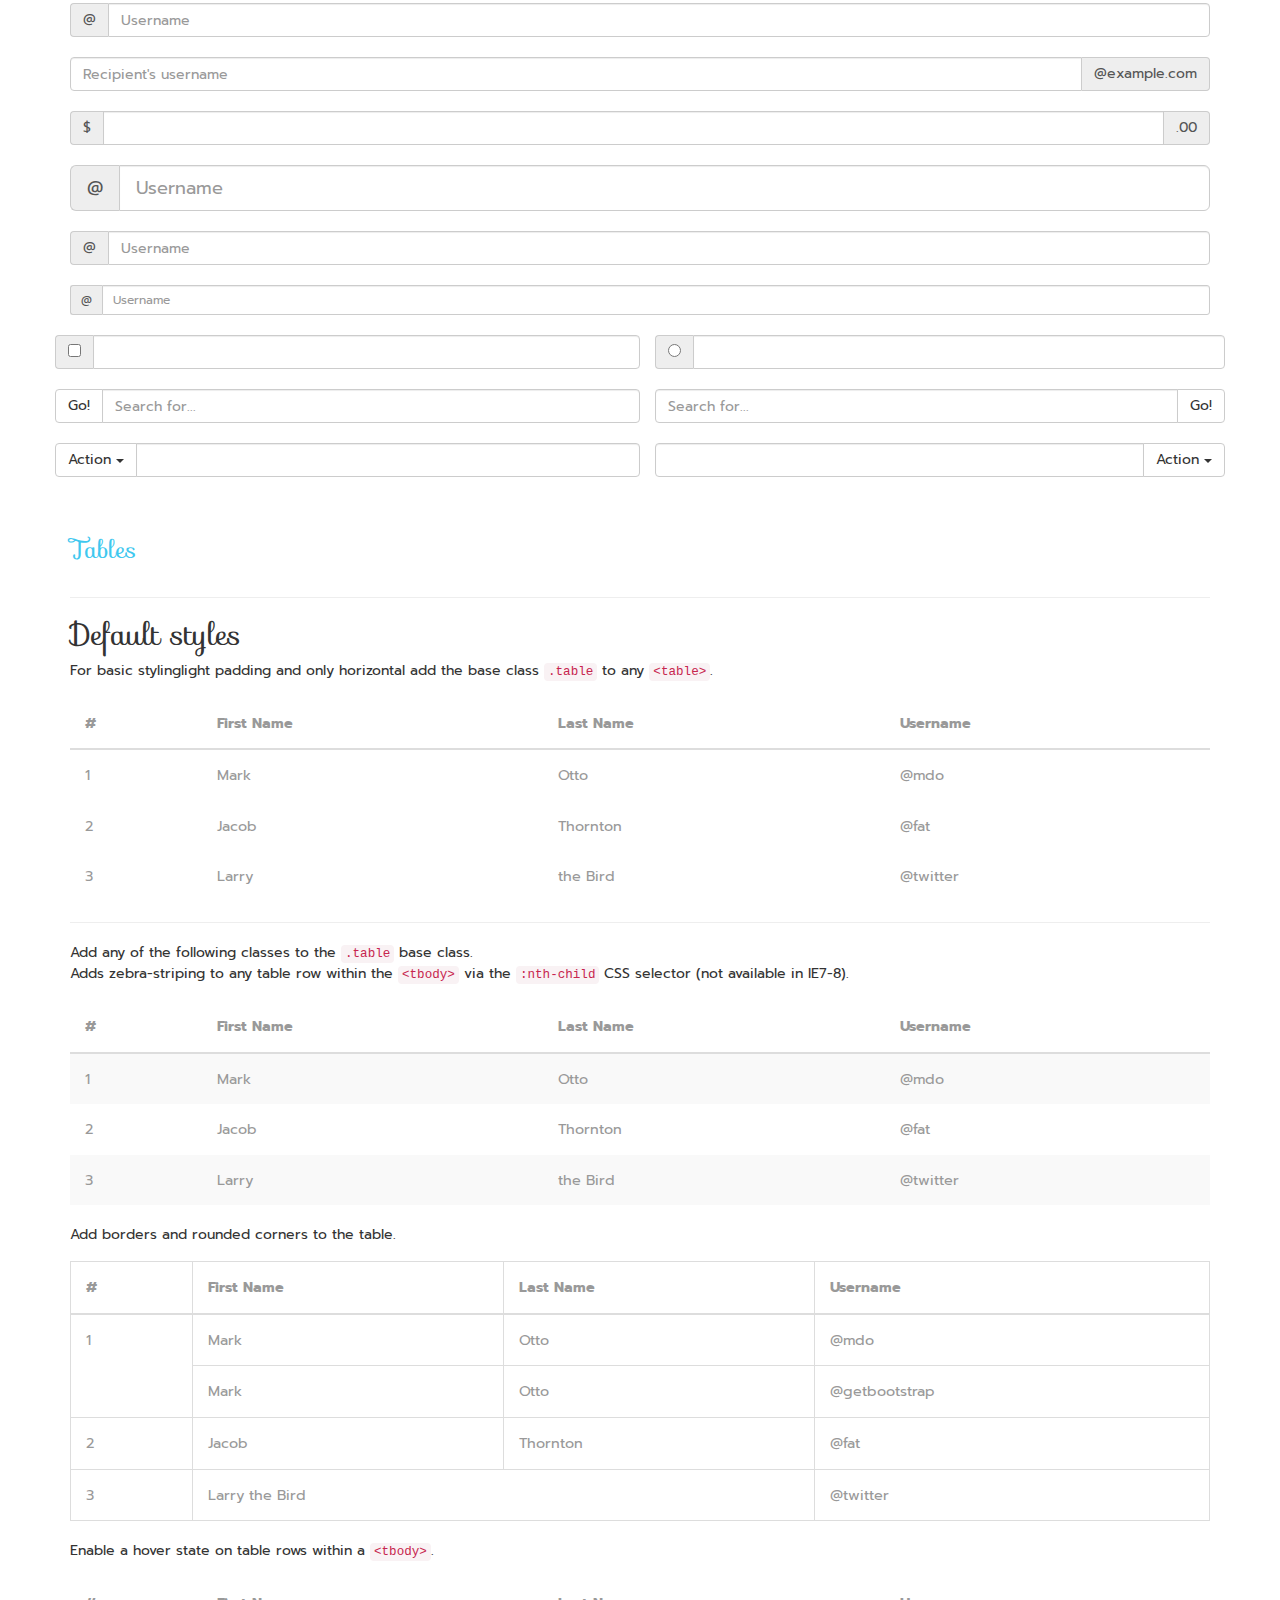
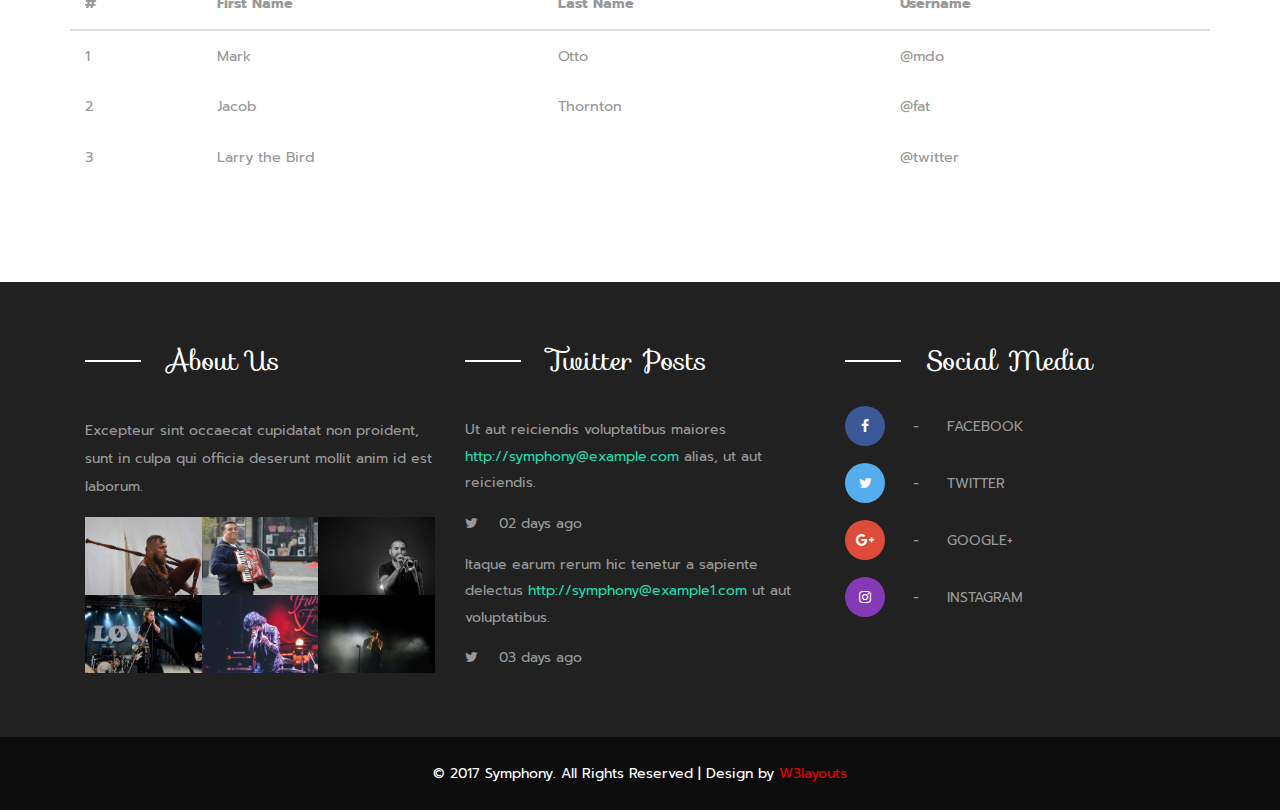
<file: have@music/typography.html>
<!--
author: W3layouts
author URL: http://w3layouts.com
License: Creative Commons Attribution 3.0 Unported
License URL: http://creativecommons.org/licenses/by/3.0/
-->
<!DOCTYPE html>
<html lang="en">
<head>
<title>Symphony a Music Category Flat Bootstrap Responsive Website Template | Typography :: w3layouts</title>
<!-- custom-theme -->
<meta name="viewport" content="width=device-width, initial-scale=1">
<meta http-equiv="Content-Type" content="text/html; charset=utf-8" />
<meta name="keywords" content="Symphony Responsive web template, Bootstrap Web Templates, Flat Web Templates, Android Compatible web template, 
Smartphone Compatible web template, free webdesigns for Nokia, Samsung, LG, SonyEricsson, Motorola web design" />
<script type="application/x-javascript"> addEventListener("load", function() { setTimeout(hideURLbar, 0); }, false);
		function hideURLbar(){ window.scrollTo(0,1); } </script>
<!-- //custom-theme -->
<link href="css/bootstrap.css" rel="stylesheet" type="text/css" media="all" />
<link href="css/style.css" rel="stylesheet" type="text/css" media="all" />
<!-- js -->
<script type="text/javascript" src="js/jquery-2.1.4.min.js"></script>
<!-- //js -->
<!-- font-awesome-icons -->
<link href="css/font-awesome.css" rel="stylesheet"> 
<!-- //font-awesome-icons -->
<link href="//fonts.googleapis.com/css?family=Sofia" rel="stylesheet">
<link href="//fonts.googleapis.com/css?family=Prompt:100,100i,200,200i,300,300i,400,400i,500,500i,600,600i,700,700i,800,800i,900,900i&amp;subset=latin-ext,thai,vietnamese" rel="stylesheet"></head>
	
<body>
<!-- banner -->
	<div class="banner1">
		<div class="container">
			<nav class="navbar navbar-default">
				<div class="navbar-header navbar-left">
					<button type="button" class="navbar-toggle collapsed" data-toggle="collapse" data-target="#bs-example-navbar-collapse-1">
						<span class="sr-only">Toggle navigation</span>
						<span class="icon-bar"></span>
						<span class="icon-bar"></span>
						<span class="icon-bar"></span>
					</button>
					<h1><a class="navbar-brand" href="index.html">Sym<span>phony</span></a></h1>
				</div>
				<!-- Collect the nav links, forms, and other content for toggling -->
				<div class="collapse navbar-collapse navbar-right" id="bs-example-navbar-collapse-1">
					<nav class="menu menu--iris">
						<ul class="nav navbar-nav menu__list">
							<li class="menu__item"><a href="index.html" class="menu__link">Home</a></li>
							<li class="menu__item"><a href="music.html" class="menu__link">Music</a></li>
							<li class="menu__item"><a href="gallery.html" class="menu__link">Gallery</a></li>
							<li class="dropdown menu__item menu__item--current">
								<a href="#" class="dropdown-toggle menu__link" data-toggle="dropdown">Short Codes <b class="caret"></b></a>
								<ul class="dropdown-menu agile_short_dropdown">
									<li><a href="icons.html">Web Icons</a></li>
									<li><a href="typography.html">Typography</a></li>
								</ul>
							</li>
							<li class="menu__item"><a href="mail.html" class="menu__link">Mail Us</a></li>
						</ul>
					</nav>
				</div>
			</nav>
		</div>
	</div>
<!-- //banner -->	
<!-- breadcrumbs -->
	<div class="breadcrumbs">
		<div class="container">
			<div class="w3l_breadcrumbs_left">
				<ul>
					<li><a href="index.html">Home</a><i>/</i></li>
					<li>Typography</li>
				</ul>
			</div>
			<div class="w3_agile_breadcrumbs_right">
				<h2>Typography</h2>
				<p>Quisque faucibus vel leo a luctus.</p>
			</div>
			<div class="clearfix"> </div>
		</div>
	</div>
<!-- //breadcrumbs -->
<!-- icons -->
	<div class="latest-albums">
		<div class="container">
			<div class="grid_3 grid_4 w3layouts">
				<h3 class="hdg">Headings</h3>
				<div class="bs-example">
					<table class="table">
						<tbody>
							<tr>
								<td><h1 id="h1.-bootstrap-heading">h1. Bootstrap heading<a class="anchorjs-link" href="#h1.-bootstrap-heading"><span class="anchorjs-icon"></span></a></h1></td>
								<td class="type-info">Semibold 36px</td>
							</tr>
							<tr>
								<td><h2 id="h2.-bootstrap-heading">h2. Bootstrap heading<a class="anchorjs-link" href="#h2.-bootstrap-heading"><span class="anchorjs-icon"></span></a></h2></td>
								<td class="type-info">Semibold 30px</td>
							</tr>
							<tr>
								<td><h3 id="h3.-bootstrap-heading">h3. Bootstrap heading<a class="anchorjs-link" href="#h3.-bootstrap-heading"><span class="anchorjs-icon"></span></a></h3></td>
								<td class="type-info">Semibold 24px</td>
							</tr>
							<tr>
								<td><h4 id="h4.-bootstrap-heading">h4. Bootstrap heading<a class="anchorjs-link" href="#h4.-bootstrap-heading"><span class="anchorjs-icon"></span></a></h4></td>
								<td class="type-info">Semibold 18px</td>
							</tr>
							<tr>
								<td><h5 id="h5.-bootstrap-heading">h5. Bootstrap heading<a class="anchorjs-link" href="#h5.-bootstrap-heading"><span class="anchorjs-icon"></span></a></h5></td>
								<td class="type-info">Semibold 14px</td>
							</tr>
							<tr>
								<td><h6>h6. Bootstrap heading</h6></td>
								<td class="type-info">Semibold 12px</td>
							</tr>
						</tbody>
					</table>
				</div>
			</div>
			<div class="grid_3 grid_5 w3">
				<h3>Buttons</h3>
				<h1>
					<a href="#"><span class="label label-default">Default</span></a>
					<a href="#"><span class="label label-primary">Primary</span></a>
					<a href="#"><span class="label label-success">Success</span></a>
					<a href="#"><span class="label label-info">Info</span></a>
					<a href="#"><span class="label label-warning">Warning</span></a>
					<a href="#"><span class="label label-danger">Danger</span></a>
				</h1>
				<h2>
					<a href="#"><span class="label label-default">Default</span></a>
					<a href="#"><span class="label label-primary">Primary</span></a>
					<a href="#"><span class="label label-success">Success</span></a>
					<a href="#"><span class="label label-info">Info</span></a>
					<a href="#"><span class="label label-warning">Warning</span></a>
					<a href="#"><span class="label label-danger">Danger</span></a>
				</h2>
				<h3>
					<a href="#"><span class="label label-default">Default</span></a>
					<a href="#"><span class="label label-primary">Primary</span></a>
					<a href="#"><span class="label label-success">Success</span></a>
					<a href="#"><span class="label label-info">Info</span></a>
					<a href="#"><span class="label label-warning">Warning</span></a>
					<a href="#"><span class="label label-danger">Danger</span></a>
				</h3>
				<h4>
					<a href="#"><span class="label label-default">Default</span></a>
					<a href="#"><span class="label label-primary">Primary</span></a>
					<a href="#"><span class="label label-success">Success</span></a>
					<a href="#"><span class="label label-info">Info</span></a>
					<a href="#"><span class="label label-warning">Warning</span></a>
					<a href="#"><span class="label label-danger">Danger</span></a>
				</h4>
				<h5>
					<a href="#"><span class="label label-default">Default</span></a>
					<a href="#"><span class="label label-primary">Primary</span></a>
					<a href="#"><span class="label label-success">Success</span></a>
					<a href="#"><span class="label label-info">Info</span></a>
					<a href="#"><span class="label label-warning">Warning</span></a>
					<a href="#"><span class="label label-danger">Danger</span></a>
				</h5>
				<h6>
					<a href="#"><span class="label label-default">Default</span></a>
					<a href="#"><span class="label label-primary">Primary</span></a>
					<a href="#"><span class="label label-success">Success</span></a>
					<a href="#"><span class="label label-info">Info</span></a>
					<a href="#"><span class="label label-warning">Warning</span></a>
					<a href="#"><span class="label label-danger">Danger</span></a>
				</h6>
			</div>		
			<div class="grid_3 grid_5 w3l">
				<h3>Progress Bars</h3>
				<div class="tab-content">
					<div class="tab-pane active" id="domprogress">
						<div class="progress">    
							<div class="progress-bar progress-bar-primary" style="width: 20%"></div>
						</div>
						<p>Info with <code>progress-bar-info</code> class.</p>
						<div class="progress">    
							<div class="progress-bar progress-bar-info" style="width: 60%"></div>
						</div>
						<p>Success with <code>progress-bar-success</code> class.</p>
						<div class="progress">
							<div class="progress-bar progress-bar-success" style="width: 30%"></div>
						</div>
						<p>Warning with <code>progress-bar-warning</code> class.</p>
						<div class="progress">
							<div class="progress-bar progress-bar-warning" style="width: 70%"></div>
						</div>
						<p>Danger with <code>progress-bar-danger</code> class.</p>
						<div class="progress">
							<div class="progress-bar progress-bar-danger" style="width: 50%"></div>
						</div>
						<p>Inverse with <code>progress-bar-inverse</code> class.</p>
						<div class="progress">
							<div class="progress-bar progress-bar-inverse" style="width: 40%"></div>
						</div>
						<p>Inverse with <code>progress-bar-inverse</code> class.</p>
						<div class="progress">
							<div class="progress-bar progress-bar-success" style="width: 35%"><span class="sr-only">35% Complete (success)</span></div>
							<div class="progress-bar progress-bar-warning" style="width: 20%"><span class="sr-only">20% Complete (warning)</span></div>
							<div class="progress-bar progress-bar-danger" style="width: 10%"><span class="sr-only">10% Complete (danger)</span></div>
						</div>
					</div>
				</div>
			</div>
			<div class="grid_3 grid_5 w3ls">
				<h3>Alerts</h3>
				<div class="alert alert-success" role="alert">
					<strong>Well done!</strong> You successfully read this important alert message.
				</div>
				<div class="alert alert-info" role="alert">
					<strong>Heads up!</strong> This alert needs your attention, but it's not super important.
				</div>
				<div class="alert alert-warning" role="alert">
					<strong>Warning!</strong> Best check yo self, you're not looking too good.
				</div>
				<div class="alert alert-danger" role="alert">
					<strong>Oh snap!</strong> Change a few things up and try submitting again.
				</div>
			</div>
			<div class="grid_3 grid_5 agileits">
				<h3>Pagination</h3>
				<div class="col-md-6">
					<nav>
						<ul class="pagination pagination-lg">
							<li><a href="#" aria-label="Previous"><span aria-hidden="true">«</span></a></li>
							<li><a href="#">1</a></li>
							<li><a href="#">2</a></li>
							<li><a href="#">3</a></li>
							<li><a href="#">4</a></li>
							<li><a href="#">5</a></li>
							<li><a href="#" aria-label="Next"><span aria-hidden="true">»</span></a></li>
						</ul>
					</nav>
					<nav>
						<ul class="pagination">
							<li><a href="#" aria-label="Previous"><span aria-hidden="true">«</span></a></li>
							<li><a href="#">1</a></li>
							<li><a href="#">2</a></li>
							<li><a href="#">3</a></li>
							<li><a href="#">4</a></li>
							<li><a href="#">5</a></li>
							<li><a href="#" aria-label="Next"><span aria-hidden="true">»</span></a></li>
						</ul>
					</nav>
					<nav>
						<ul class="pagination pagination-sm">
							<li><a href="#" aria-label="Previous"><span aria-hidden="true">«</span></a></li>
							<li><a href="#">1</a></li>
							<li><a href="#">2</a></li>
							<li><a href="#">3</a></li>
							<li><a href="#">4</a></li>
							<li><a href="#">5</a></li>
							<li><a href="#" aria-label="Next"><span aria-hidden="true">»</span></a></li>
						</ul>
					</nav>
				</div>
				<div class="col-md-6">
					<ul class="pagination pagination-lg">
						<li class="disabled"><a href="#"><i class="fa fa-angle-left">«</i></a></li>
						<li class="active"><a href="#">1</a></li>
						<li><a href="#">2</a></li>
						<li><a href="#">3</a></li>
						<li><a href="#">4</a></li>
						<li><a href="#">5</a></li>
						<li><a href="#"><i class="fa fa-angle-right">»</i></a></li>
					</ul>
					<nav>
						<ul class="pagination">
							<li class="disabled"><a href="#" aria-label="Previous"><span aria-hidden="true">«</span></a></li>
							<li class="active"><a href="#">1 <span class="sr-only">(current)</span></a></li>
							<li><a href="#">2</a></li>
							<li><a href="#">3</a></li>
							<li><a href="#">4</a></li>
							<li><a href="#">5</a></li>
							<li><a href="#" aria-label="Next"><span aria-hidden="true">»</span></a></li>
						</ul>
					</nav>
					<ul class="pagination pagination-sm">
						<li class="disabled"><a href="#"><i class="fa fa-angle-left">«</i></a></li>
						<li class="active"><a href="#">1</a></li>
						<li><a href="#">2</a></li>
						<li><a href="#">3</a></li>
						<li><a href="#">4</a></li>
						<li><a href="#">5</a></li>
						<li><a href="#"><i class="fa fa-angle-right">»</i></a></li>
					</ul>
				</div>
				<div class="clearfix"> </div>
			</div>
			<div class="grid_3 grid_5 agileinfo">
				<h3>Breadcrumbs</h3>
				<ol class="breadcrumb">
					<li class="active">Home</li>
				</ol>
				<ol class="breadcrumb">
					<li><a href="#">Home</a></li>
					<li class="active">Library</li>
				</ol>
				<ol class="breadcrumb">
					<li><a href="#">Home</a></li>
					<li><a href="#">Library</a></li>
					<li class="active">Data</li>
				</ol>
			</div>
			<div class="grid_3 grid_5 wthree">
				<h3>Badges</h3>
				<div class="col-md-6 agileits-w3layouts">
					<p>Add modifier classes to change the appearance of a badge.</p>
					<table class="table table-bordered">
						<thead>
							<tr>
								<th>Classes</th>
								<th>Badges</th>
							</tr>
						</thead>
						<tbody>
							<tr>
								<td>No modifiers</td>
								<td><span class="badge">42</span></td>
							</tr>
							<tr>
								<td><code>.badge-primary</code></td>
								<td><span class="badge badge-primary">1</span></td>
							</tr>
							<tr>
								<td><code>.badge-success</code></td>
								<td><span class="badge badge-success">22</span></td>
							</tr>
							<tr>
								<td><code>.badge-info</code></td>
								<td><span class="badge badge-info">30</span></td>
							</tr>
							<tr>
								<td><code>.badge-warning</code></td>
								<td><span class="badge badge-warning">412</span></td>
							</tr>
							<tr>
								<td><code>.badge-danger</code></td>
								<td><span class="badge badge-danger">999</span></td>
							</tr>
						</tbody>
					</table>                    
				</div>
				<div class="col-md-6 w3-agileits">
					<p>Easily highlight new or unread items with the <code>.badge</code> class</p>
					<div class="list-group list-group-alternate"> 
						<a href="#" class="list-group-item"><span class="badge">201</span> <i class="ti ti-email"></i> Inbox </a> 
						<a href="#" class="list-group-item"><span class="badge badge-primary">5021</span> <i class="ti ti-eye"></i> Profile visits </a> 
						<a href="#" class="list-group-item"><span class="badge">14</span> <i class="ti ti-headphone-alt"></i> Call </a> 
						<a href="#" class="list-group-item"><span class="badge">20</span> <i class="ti ti-comments"></i> Messages </a> 
						<a href="#" class="list-group-item"><span class="badge badge-warning">14</span> <i class="ti ti-bookmark"></i> Bookmarks </a> 
						<a href="#" class="list-group-item"><span class="badge badge-danger">30</span> <i class="ti ti-bell"></i> Notifications </a> 
					</div>
				</div>
			   <div class="clearfix"> </div>
			</div>	 
			<div class="grid_3 grid_5 agile">
				<h3>Wells</h3>
				<div class="well">
					There are many variations of passages of Lorem Ipsum available, but the majority have suffered alteration
				</div>
				<div class="well">
					It is a long established fact that a reader will be distracted by the readable content of a page when looking at its layout. The point of using Lorem Ipsum is that it has a more-or-less normal distribution of letters, as opposed to using 'Content here
				</div>
				<div class="well">
						Lorem Ipsum is simply dummy text of the printing and typesetting industry. Lorem Ipsum has been the industry's standard dummy text ever since the 1500s, when an unknown printer took a galley of type and scrambled it to make a type specimen book. It has survived not only five centuries, but also the leap into electronic
				</div>
			</div>
			<h3 class="bars">Unordered List</h3>
			<ul class="list-group w3-agile">
			  <li class="list-group-item">Cras justo odio</li>
			  <li class="list-group-item">Dapibus ac facilisis in</li>
			  <li class="list-group-item">Morbi leo risus</li>
			  <li class="list-group-item">Porta ac consectetur ac</li>
			  <li class="list-group-item">Vestibulum at eros</li>
			</ul>
			<h3 class="bars">Ordered List</h3>
			<ol>
				<li class="list-group-item1">Cras justo odio</li>
				<li class="list-group-item1">Dapibus ac facilisis in</li>
				<li class="list-group-item1">Morbi leo risus</li>
				<li class="list-group-item1">Porta ac consectetur ac</li>
				<li class="list-group-item1">Vestibulum at eros</li>
			</ol>
			<h3 class="bars">Forms</h3>
			<div class="input-group w3_w3layouts">
				<span class="input-group-addon" id="basic-addon1">@</span>
				<input type="text" class="form-control" placeholder="Username" aria-describedby="basic-addon1">
			</div>
			<div class="input-group w3_w3layouts">
				<input type="text" class="form-control" placeholder="Recipient's username" aria-describedby="basic-addon2">
				<span class="input-group-addon" id="basic-addon2">@example.com</span>
			</div>
			<div class="input-group w3_w3layouts">
				<span class="input-group-addon">$</span>
					<input type="text" class="form-control" aria-label="Amount (to the nearest dollar)">
				<span class="input-group-addon">.00</span>
			</div>
			<div class="input-group input-group-lg w3_w3layouts">
				<span class="input-group-addon" id="sizing-addon1">@</span>
				<input type="text" class="form-control" placeholder="Username" aria-describedby="sizing-addon1">
			</div>
			<div class="input-group w3_w3layouts">
				<span class="input-group-addon" id="sizing-addon2">@</span>
				<input type="text" class="form-control" placeholder="Username" aria-describedby="sizing-addon2">
			</div>
			<div class="input-group input-group-sm w3_w3layouts">
				<span class="input-group-addon" id="sizing-addon3">@</span>
				<input type="text" class="form-control" placeholder="Username" aria-describedby="sizing-addon3">
			</div>
			<div class="row">
				<div class="col-lg-6 in-gp-tl">
					<div class="input-group">
						<span class="input-group-addon">
							<input type="checkbox" aria-label="...">
						</span>
						<input type="text" class="form-control" aria-label="...">
					</div><!-- /input-group -->
				</div><!-- /.col-lg-6 -->
				<div class="col-lg-6 in-gp-tb">
					<div class="input-group">
						<span class="input-group-addon">
							<input type="radio" aria-label="...">
						</span>
						<input type="text" class="form-control" aria-label="...">
					</div><!-- /input-group -->
				</div><!-- /.col-lg-6 -->
			</div><!-- /.row -->
			<div class="row">
				<div class="col-lg-6 in-gp-tl">
					<div class="input-group">
						<span class="input-group-btn">
							<button class="btn btn-default" type="button">Go!</button>
						</span>
						<input type="text" class="form-control" placeholder="Search for...">
					</div><!-- /input-group -->
				</div><!-- /.col-lg-6 -->
				<div class="col-lg-6 in-gp-tb">
					<div class="input-group">
						<input type="text" class="form-control" placeholder="Search for...">
						<span class="input-group-btn">
							<button class="btn btn-default" type="button">Go!</button>
						</span>
					</div><!-- /input-group -->
				</div><!-- /.col-lg-6 -->
			</div><!-- /.row -->
			<div class="row">
				<div class="col-lg-6 in-gp-tl">
					<div class="input-group">
						<div class="input-group-btn">
							<button type="button" class="btn btn-default dropdown-toggle" data-toggle="dropdown" aria-haspopup="true" aria-expanded="false">Action <span class="caret"></span></button>
							<ul class="dropdown-menu">
								<li><a href="#">Action</a></li>
								<li><a href="#">Another action</a></li>
								<li><a href="#">Something else here</a></li>
								<li role="separator" class="divider"></li>
								<li><a href="#">Separated link</a></li>
							</ul>
						</div><!-- /btn-group -->
						<input type="text" class="form-control" aria-label="...">
					</div><!-- /input-group -->
				</div><!-- /.col-lg-6 -->
				<div class="col-lg-6 in-gp-tb">
					<div class="input-group">
						<input type="text" class="form-control" aria-label="...">
						<div class="input-group-btn">
							<button type="button" class="btn btn-default dropdown-toggle" data-toggle="dropdown" aria-haspopup="true" aria-expanded="false">Action <span class="caret"></span></button>
							<ul class="dropdown-menu dropdown-menu-right">
								<li><a href="#">Action</a></li>
								<li><a href="#">Another action</a></li>
								<li><a href="#">Something else here</a></li>
								<li role="separator" class="divider"></li>
								<li><a href="#">Separated link</a></li>
							</ul>
						</div><!-- /btn-group -->
					</div><!-- /input-group -->
				</div><!-- /.col-lg-6 -->
			</div><!-- /.row -->
			<div class="page-header">
				<h3 class="bars">Tables</h3>
			</div>
			<h2 class="typoh2">Default styles</h2>
			<p>For basic stylinglight padding and only horizontal add the base class <code>.table</code> to any <code>&lt;table&gt;</code>.</p>
			<div class="bs-docs-example">
				<table class="table">
					<thead>
						<tr>
							<th>#</th>
							<th>First Name</th>
							<th>Last Name</th>
							<th>Username</th>
						</tr>
					</thead>
					<tbody>
						<tr>
							<td>1</td>
							<td>Mark</td>
							<td>Otto</td>
							<td>@mdo</td>
						</tr>
						<tr>
							<td>2</td>
							<td>Jacob</td>
							<td>Thornton</td>
							<td>@fat</td>
						</tr>
						<tr>
							<td>3</td>
							<td>Larry</td>
							<td>the Bird</td>
							<td>@twitter</td>
						</tr>
					</tbody>
				</table>
			</div>
			<hr class="bs-docs-separator">
			<p>Add any of the following classes to the <code>.table</code> base class.</p>
			<p>Adds zebra-striping to any table row within the <code>&lt;tbody&gt;</code> via the <code>:nth-child</code> CSS selector (not available in IE7-8).</p>
			<div class="bs-docs-example">
				<table class="table table-striped">
					<thead>
						<tr>
							<th>#</th>
							<th>First Name</th>
							<th>Last Name</th>
							<th>Username</th>
						</tr>
					</thead>
					<tbody>
						<tr>
							<td>1</td>
							<td>Mark</td>
							<td>Otto</td>
							<td>@mdo</td>
						</tr>
						<tr>
							<td>2</td>
							<td>Jacob</td>
							<td>Thornton</td>
							<td>@fat</td>
						</tr>
						<tr>
							<td>3</td>
							<td>Larry</td>
							<td>the Bird</td>
							<td>@twitter</td>
						</tr>
					</tbody>
				</table>
			</div>
			<p>Add borders and rounded corners to the table.</p>
			<div class="bs-docs-example">
				<table class="table table-bordered">
					<thead>
						<tr>
							<th>#</th>
							<th>First Name</th>
							<th>Last Name</th>
							<th>Username</th>
						</tr>
					</thead>
					<tbody>
						<tr>
							<td rowspan="2">1</td>
							<td>Mark</td>
							<td>Otto</td>
							<td>@mdo</td>
						</tr>
						<tr>
							<td>Mark</td>
							<td>Otto</td>
							<td>@getbootstrap</td>
						</tr>
						<tr>
							<td>2</td>
							<td>Jacob</td>
							<td>Thornton</td>
							<td>@fat</td>
						</tr>
						<tr>
							<td>3</td>
							<td colspan="2">Larry the Bird</td>
							<td>@twitter</td>
						</tr>
					</tbody>
				</table>
			</div>
			<p>Enable a hover state on table rows within a <code>&lt;tbody&gt;</code>.</p>
			<div class="bs-docs-example">
				<table class="table table-hover">
					<thead>
						<tr>
						  <th>#</th>
						  <th>First Name</th>
						  <th>Last Name</th>
						  <th>Username</th>
						</tr>
					</thead>
					<tbody>
						<tr>
						  <td>1</td>
						  <td>Mark</td>
						  <td>Otto</td>
						  <td>@mdo</td>
						</tr>
						<tr>
						  <td>2</td>
						  <td>Jacob</td>
						  <td>Thornton</td>
						  <td>@fat</td>
						</tr>
						<tr>
						  <td>3</td>
						  <td colspan="2">Larry the Bird</td>
						  <td>@twitter</td>
						</tr>
					</tbody>
				</table>
			</div>
		</div>
	</div>
<!-- //icons -->
<!-- footer -->
	<div class="footer">
		<div class="container">
			<div class="col-md-4 agileinfo_footer_grid">
				<h3>About Us</h3>
				<p>Excepteur sint occaecat cupidatat non proident, sunt in culpa qui officia deserunt mollit anim id est laborum.</p>
				<div class="agileits_footer_grid_gallery">
					<div class="agileits_footer_grid_gallery1">
						<a href="#" data-toggle="modal" data-target="#myModal"><img src="images/2.jpg" alt=" " class="img-responsive" /></a>
					</div>
					<div class="agileits_footer_grid_gallery1">
						<a href="#" data-toggle="modal" data-target="#myModal"><img src="images/3.jpg" alt=" " class="img-responsive" /></a>
					</div>
					<div class="agileits_footer_grid_gallery1">
						<a href="#" data-toggle="modal" data-target="#myModal"><img src="images/4.jpg" alt=" " class="img-responsive" /></a>
					</div>
					<div class="agileits_footer_grid_gallery1">
						<a href="#" data-toggle="modal" data-target="#myModal"><img src="images/7.jpg" alt=" " class="img-responsive" /></a>
					</div>
					<div class="agileits_footer_grid_gallery1">
						<a href="#" data-toggle="modal" data-target="#myModal"><img src="images/8.jpg" alt=" " class="img-responsive" /></a>
					</div>
					<div class="agileits_footer_grid_gallery1">
						<a href="#" data-toggle="modal" data-target="#myModal"><img src="images/9.jpg" alt=" " class="img-responsive" /></a>
					</div>
					<div class="clearfix"> </div>
				</div>
			</div>
			<div class="col-md-4 agileinfo_footer_grid">
				<h3>Twitter Posts</h3>
				<ul class="w3agile_footer_grid_list">
					<li>Ut aut reiciendis voluptatibus maiores <a href="#">http://symphony@example.com</a> alias, ut aut reiciendis.
						<span><i class="fa fa-twitter" aria-hidden="true"></i>02 days ago</span></li>
					<li>Itaque earum rerum hic tenetur a sapiente delectus <a href="#">http://symphony@example1.com</a> ut aut
						voluptatibus.<span><i class="fa fa-twitter" aria-hidden="true"></i>03 days ago</span></li>
				</ul>
			</div>
			<div class="col-md-4 agileinfo_footer_grid">
				<h3>Social Media</h3>
				<ul class="agileinfo_social_icons">
					<li><a href="#" class="facebook"><span class="fa fa-facebook" aria-hidden="true"></span><i>-</i>Facebook</a></li>
					<li><a href="#" class="twitter"><span class="fa fa-twitter" aria-hidden="true"></span><i>-</i>Twitter</a></li>
					<li><a href="#" class="google"><span class="fa fa-google-plus" aria-hidden="true"></span><i>-</i>Google+</a></li>
					<li><a href="#" class="instagram"><span class="fa fa-instagram" aria-hidden="true"></span><i>-</i>Instagram</a></li>
				</ul>
			</div>
		</div>
	</div>
<!-- //footer -->
<!-- copy-right -->
	<div class="w3agile_copy_right">
		<div class="container">
			 <p>© 2017 Symphony. All Rights Reserved | Design by <a href="https://w3layouts.com/">W3layouts</a></p>
		</div>
	</div>
<!-- //copy-right -->
<!-- bootstrap-pop-up -->
	<div class="modal video-modal fade" id="myModal" tabindex="-1" role="dialog" aria-labelledby="myModal">
		<div class="modal-dialog" role="document">
			<div class="modal-content">
				<div class="modal-header">
					Symphony
					<button type="button" class="close" data-dismiss="modal" aria-label="Close"><span aria-hidden="true">&times;</span></button>						
				</div>
				<section>
					<div class="modal-body">
						<div class="col-md-6 w3_modal_body_left">
							<img src="images/15.jpg" alt=" " class="img-responsive" />
						</div>
						<div class="col-md-6 w3_modal_body_right">
							<h4>Suspendisse et sapien ac diam suscipit posuere</h4>
							<p>Ut enim ad minima veniam, quis nostrum 
							exercitationem ullam corporis suscipit laboriosam, 
							nisi ut aliquid ex ea commodi consequatur? Quis autem 
							vel eum iure reprehenderit qui in ea voluptate velit 
							esse quam nihil molestiae consequatur.
							<i>" Quis autem vel eum iure reprehenderit qui in ea voluptate velit 
								esse quam nihil molestiae consequatur.</i>
								Fusce in ex eget ligula tempor placerat. Aliquam laoreet mi id felis commodo 
								interdum. Integer sollicitudin risus sed risus rutrum 
								elementum ac ac purus.</p>
						</div>
						<div class="clearfix"> </div>
					</div>
				</section>
			</div>
		</div>
	</div>
<!-- //bootstrap-pop-up -->
<!-- start-smooth-scrolling -->
<script type="text/javascript" src="js/move-top.js"></script>
<script type="text/javascript" src="js/easing.js"></script>
<script type="text/javascript">
	jQuery(document).ready(function($) {
		$(".scroll").click(function(event){		
			event.preventDefault();
			$('html,body').animate({scrollTop:$(this.hash).offset().top},1000);
		});
	});
</script>
<!-- start-smooth-scrolling -->
<!-- for bootstrap working -->
	<script src="js/bootstrap.js"></script>
<!-- //for bootstrap working -->
<!-- here stars scrolling icon -->
	<script type="text/javascript">
		$(document).ready(function() {
			/*
				var defaults = {
				containerID: 'toTop', // fading element id
				containerHoverID: 'toTopHover', // fading element hover id
				scrollSpeed: 1200,
				easingType: 'linear' 
				};
			*/
								
			$().UItoTop({ easingType: 'easeOutQuart' });
								
			});
	</script>
<!-- //here ends scrolling icon -->
</body>
</html>
</file>
<file: assets/css/styles.css>
/*
 * Version: 1.0
 * Author: ALEXANDRE CARVALHO
*/
/* ======= Base ======= */
body {
  font-family: 'Roboto', sans-serif;
  color: #545E6C;
  background: #f5f5f5;
  font-size: 14px;
  -webkit-font-smoothing: antialiased;
  -moz-osx-font-smoothing: grayscale;
}
.flags{
   float: right;
   margin-top: -30px;
}
.cabecalho{
  max-width: 960px;
  margin: 0px auto;
}
.clear{
  clear: both;
}
.name{
  font-family: 'opendyslexicregular', sans-serif;
}
p{
  text-align: justify;
}

h1,
h2,
h3,
h4,
h5,
h6 {
  font-weight: 700;
}
a{
  color: #11414c;
  -webkit-transition: all 0.4s ease-in-out;
  -moz-transition: all 0.4s ease-in-out;
  -ms-transition: all 0.4s ease-in-out;
  -o-transition: all 0.4s ease-in-out;
}
div.contact-container ul > li > a {
  color: #fff !important;
  -webkit-transition: all 0.4s ease-in-out;
  -moz-transition: all 0.4s ease-in-out;
  -ms-transition: all 0.4s ease-in-out;
  -o-transition: all 0.4s ease-in-out;
}
div.contact-container ul > li > a:hover {
  text-decoration: none;
  color: rgb(43, 25, 25) !important;
  font-weight: 200;
}
a:focus {
  text-decoration: none;
}
p {
  line-height: 1.5;
  text-align: justify;
}
.wrapper {
  margin: 0 auto;
  
}
.sidebar-wrapper {
  background: #c04242;
  height: 100%;
  /*position: absolute;
  right: 0;
  width: 280px;
  height: 100%;*/
  min-height: 800px;
  color: #fff;
}
.sidebar-wrapper a {
  color: #fff;
}
.sidebar-wrapper .profile-container {
	margin-top: 10px;
  	padding: 30px;
  	background: rgba(0, 0, 0, 0.2);
  	text-align: center;
  	color: #fff;
}
.sidebar-wrapper .name {
  font-size: 32px;
  font-weight: 900;
  margin-top: 0;
  margin-bottom: 10px;
}
.sidebar-wrapper .tagline {
  color: rgba(255, 255, 255, 0.6);
  font-size: 16px;
  font-weight: 400;
  margin-top: 0;
  margin-bottom: 0;
}
.sidebar-wrapper .profile {
  margin-bottom: 15px;
}
.sidebar-wrapper .contact-list .fa {
  margin-right: 5px;
  font-size: 18px;
  vertical-align: middle;
}
.sidebar-wrapper .contact-list li {
  margin-bottom: 15px;
}
.sidebar-wrapper .contact-list li:last-child {
  margin-bottom: 0;
}
.sidebar-wrapper .contact-list .email .fa {
  font-size: 14px;
}
.sidebar-wrapper .container-block {
  padding: 30px;
}
.sidebar-wrapper .container-block-title {
  text-transform: uppercase;
  font-size: 16px;
  font-weight: 700;
  margin-top: 0;
  margin-bottom: 15px;
}
.sidebar-wrapper .degree {
  font-size: 14px;
  margin-top: 0;
  margin-bottom: 5px;
}
.sidebar-wrapper .education-container .item {
  margin-bottom: 15px;
}
.sidebar-wrapper .education-container .item:last-child {
  margin-bottom: 0;
}
.sidebar-wrapper .education-container .meta {
  color: rgba(255, 255, 255, 0.6);
  font-weight: 500;
  margin-bottom: 0px;
  margin-top: 0;
}
.sidebar-wrapper .education-container .time {
  color: rgba(255, 255, 255, 0.6);
  font-weight: 500;
  margin-bottom: 0px;
}
.sidebar-wrapper .languages-container .lang-desc {
  color: rgba(255, 255, 255, 0.6);
}
.sidebar-wrapper .languages-list {
  margin-bottom: 0;
}
.sidebar-wrapper .languages-list li {
  margin-bottom: 10px;
}
.sidebar-wrapper .languages-list li:last-child {
  margin-bottom: 0;
}
.sidebar-wrapper .interests-list {
  margin-bottom: 0;
}
.sidebar-wrapper .interests-list li {
  margin-bottom: 10px;
}
.sidebar-wrapper .interests-list li:last-child {
  margin-bottom: 0;
}
.main-wrapper {
  background: #fff;
  padding: 60px 30px;
  padding-right: 300px;
}
.main-wrapper .section-title {
  text-transform: uppercase;
  font-size: 20px;
  font-weight: 500;
  color: #9a3535;
  margin-top: 0;
  margin-bottom: 20px;
}
.main-wrapper .section-title .fa {
  width: 30px;
  height: 30px;
  margin-right: 8px;
  display: inline-block;
  color: #fff;
  -webkit-border-radius: 50%;
  -moz-border-radius: 50%;
  -ms-border-radius: 50%;
  -o-border-radius: 50%;
  border-radius: 50%;
  -moz-background-clip: padding;
  -webkit-background-clip: padding-box;
  background-clip: padding-box;
  background: #de3431;
  text-align: center;
  padding-top: 8px;
  font-size: 16px;
  position: relative;
  top: -2px;
}
.main-wrapper .section {
  margin-bottom: 60px;
}
.main-wrapper .experiences-section .item {
  margin-bottom: 30px;
}
.main-wrapper .upper-row {
  position: relative;
  overflow: hidden;
  margin-bottom: 2px;
}
.main-wrapper .job-title {
  color: #3F4650;
  font-size: 16px;
  margin-top: 0;
  margin-bottom: 0;
  font-weight: 500;
}
.main-wrapper .time {
  position: absolute;
  right: 0;
  top: 0;
  color: #97AAC3;
}
.main-wrapper .company {
  margin-bottom: 10px;
  color: #97AAC3;
}
.main-wrapper .project-title {
  font-size: 16px;
  font-weight: 400;
  margin-top: 0;
  margin-bottom: 5px;
}
.main-wrapper .projects-section .intro {
  margin-bottom: 30px;
}
.main-wrapper .projects-section .item {
  margin-bottom: 15px;
}
.skillset .item {
  margin-bottom: 15px;
  overflow: hidden;
}
.skillset .level-title {
  font-size: 14px;
  margin-top: 0;
  margin-bottom: 12px;
}
.skillset .level-bar {
  height: 12px;
  background: #f5f5f5;
}
.skillset .level-bar-inner {
  height: 12px;
  background: #e43838;
}
.footer {
	margin-top: 60px;
	background: #8E3030;
  	padding: 30px;
  	color: #fff;
}
.footer .copyright {
  line-height: 1.6;
  color: #fff;
  font-size: 16px;
}
.footer .fa-heart {
  color: #fb866a;
}
/* Extra small devices (phones, less than 768px) */
@media (max-width: 767px) {
  .sidebar-wrapper {
    position: static;
    width: inherit;
  }
  .main-wrapper {
    padding: 30px;
  }
  .main-wrapper .time {
    position: static;
    display: block;
    margin-top: 5px;
  }
  .main-wrapper .upper-row {
    margin-bottom: 0;
  }
}
/* Small devices (tablets, 768px and up) */
/* Medium devices (desktops, 992px and up) */
@media (min-width: 992px) {
  .skillset .level-title {
    display: inline-block;
    float: left;
    width: 30%;
    margin-bottom: 0;
  }
  .skillset .level-bar {
    display: inline-block;
    width: 70%;
    float: left;
    position: relative;
    top: 1px;
  }
}
/* Large devices (large desktops, 1200px and up) */
/* Ex-Large devices (large desktops, 1200px and up) */
</file>
<file: assets/fonts/stylesheet.css>
/* Generated by Font Squirrel (https://www.fontsquirrel.com) on March 12, 2017 */



@font-face {
    font-family: 'opendyslexicregular';
    src: url('opendyslexic-regular-webfont.woff2') format('woff2'),
         url('opendyslexic-regular-webfont.woff') format('woff');
    font-weight: normal;
    font-style: normal;

}
</file>
<file: have@music/css/style.css>
/*--
Author: W3layouts
Author URL: http://w3layouts.com
License: Creative Commons Attribution 3.0 Unported
License URL: http://creativecommons.org/licenses/by/3.0/
--*/
html, body{
    font-size: 100%;
	font-family: 'Prompt', sans-serif;
	background:#ffffff;
	margin: 0;
}
p,ul li,ol li{
	margin:0;
	font-size:14px;
}
h1,h2,h3,h4,h5,h6{
	font-family: 'Sofia', cursive;
	margin:0;
}
ul,label{
	margin:0;
	padding:0;
}
body a:hover{
	text-decoration:none;
}
input[type="submit"],input[type="reset"],a{
	-webkit-transition: 0.5s ease-in;
    -moz-transition: 0.5s ease-in;
    -ms-transition: 0.5s ease-in;
    -o-transition: 0.5s ease-in;
    transition:0.5s ease-in;
}
/*-- banner --*/
.banner{
	background:url(../images/banner.jpg) no-repeat 0px 0px;
	background-size:cover;
	-webkit-background-size:cover;
	-moz-background-size:cover;
	-o-background-size:cover;
	-ms-background-size:cover;
	min-height:770px;
}
.banner1{
	background:url(../images/banner.jpg) no-repeat 0px -140px;
	background-size:cover;
	-webkit-background-size:cover;
	-moz-background-size:cover;
	-o-background-size:cover;
	-ms-background-size:cover;
	min-height:300px;
}
/*-- nav --*/
.navbar-default {
    background: none;
    border: none;
}
.navbar {
    margin-bottom: 0;
}
.navbar-collapse {
    padding: 0;
}
.navbar-right {
    margin-right: 0;
}
.navbar-default .navbar-nav > .active > a, .navbar-default .navbar-nav > .active > a:hover, .navbar-default .navbar-nav > .active > a:focus {
    color:#fff;
    background:none;
}
.navbar-default .navbar-nav > li > a {
    font-weight: 500;
    letter-spacing: 1px;
}
.navbar-nav > li > a {
    margin: 0;
    padding:0 1.5em;
    text-transform: uppercase;
}
.navbar-default .navbar-nav > li > a:hover{
    color:#e50004;
}
.navbar-default .navbar-nav > li > a:focus {
    color: #fff;
	outline:none;
}
nav.navbar.navbar-default {
    background: none;
    padding: 2em 0 0 0;
}
.navbar-default .navbar-nav > .open > a, .navbar-default .navbar-nav > .open > a:hover, .navbar-default .navbar-nav > .open > a:focus {
    color:#fff;
    background: none;
}
.navbar-default .navbar-nav > li > a {
    color: #fff;
}
.navbar-default .navbar-nav  > .active.open > a:focus {
	background: #0a9dbd;
	color: #fff;
}
.navbar-default .navbar-brand,.navbar-default .navbar-brand:hover, .navbar-default .navbar-brand:focus {
    color: #fff;
}
.navbar-brand {
    height: 60px;
    padding: 0;
    font-size: 1.1em;
    text-transform: capitalize;
    letter-spacing: 1px;
    line-height: 35px;
	position:relative;
    
}
.navbar-brand:after{
	content: '';
    background: url(../images/1.png) no-repeat 0px 0px;
    width: 40px;
    height: 94px;
    position: absolute;
    right: 2%;
    top: 0%;
    transform: rotate(35deg);
	-webkit-transform: rotate(35deg);
	-moz-transform: rotate(35deg);
	-o-transform: rotate(35deg);
	-ms-transform: rotate(35deg);
}
.navbar-brand span {
    color:#00ffbe;
	letter-spacing: 15px;
}
.agile_short_dropdown {
    border-radius: 0;
    background: #ffffff;
    text-align: center;
	padding:0;
	border: none;
}
.agile_short_dropdown li a{
	text-transform:uppercase;
	color:#212121;
	font-size:13px;
	font-weight:600;
	padding: .8em 0;
}
.agile_short_dropdown > li > a:hover{
    color: #fff;
    text-decoration: none;
    background-color: #f62b2b;
}
/*-- nav-effect --*/
.menu__list {
	position: relative;
	margin: 1.3em 0 0;
}

.menu__item {
	display: block;
	margin: 1em 0;
}

.menu__link {
	font-size: 1.05em;
	font-weight: bold;
	display: block;
	padding: 1em;
	cursor: pointer;
	-webkit-user-select: none;
	-moz-user-select: none;
	-ms-user-select: none;
	user-select: none;
	-webkit-touch-callout: none;
	-khtml-user-select: none;
	-webkit-tap-highlight-color: rgba(0, 0, 0, 0);
}
/* Iris */
.menu--iris .menu__item {
	margin:0 0.5em;
}

.menu--iris .menu__link {
	position: relative;
	text-align: center;
	-webkit-transition: color 0.3s;
	transition: color 0.3s;
	text-shadow: 0px 1px 3px #212121;
}

.menu--iris .menu__link:hover,
.menu--iris .menu__link:focus {
	color: #929292;
}

.menu--iris .menu__item--current .menu__link,.menu__link:hover {
	color:#e50004;
	text-shadow: 0px 1px 3px #c7c7c7;
}

.menu--iris .menu__link::before,
.menu--iris .menu__link::after {
	content: '';
	position: absolute;
	width: 10px;
	height: 10px;
	opacity: 0;
	border: 2px solid #e50004;
	-webkit-transition: -webkit-transform 0.3s, opacity 0.3s;
	transition: transform 0.3s, opacity 0.3s;
	-webkit-transition-timing-function: cubic-bezier(0.17, 0.67, 0.05, 1.29);
	transition-timing-function: cubic-bezier(0.17, 0.67, 0.05, 1.29);
}

.menu--iris .menu__link::before {
	top: 0;
	left: 0;
	border-width: 2px 0 0 2px;
	-webkit-transform: translate3d(10px, 10px, 0);
	transform: translate3d(10px, 10px, 0);
}

.menu--iris .menu__link::after {
	right: 0;
	bottom: 0;
	border-width: 0 2px 2px 0;
	-webkit-transform: translate3d(-10px, -10px, 0);
	transform: translate3d(-10px, -10px, 0);
}

.menu--iris .menu__item--current .menu__link::before,
.menu--iris .menu__item--current .menu__link::after,.menu__link:hover::before,.menu__link:hover::after {
	opacity: 1;
	-webkit-transform: translate3d(0, 0, 0);
	transform: translate3d(0, 0, 0);
}
/*-- //nav-effect --*/
.agile_banner_info{
	text-align:center;
	margin:8em 0 0;
	position:relative;
}
.agile_banner_info h3{
	font-size: 14em;
    color: #fff;
    text-transform: uppercase;
    text-shadow:0px 8px 5px #ff1515;
    font-family: 'Prompt', sans-serif;
    font-weight: bold;
    line-height: 1.7em;
    background: url(../images/2.png) no-repeat center;
}
.agile_banner_info_pos{
	position: absolute;
    top: 20%;
    left: 21%;
}
.agile_banner_info_pos h2{
	font-size: 2em;
    color: #fffd00;
    letter-spacing: 3px;
}
/*-- //banner --*/
/*-- banner-bottom --*/
.wthree_banner_bottom_grid{
	padding:0;
}
.wthree_banner_bottom_grid1 {
    position: relative;
}
.w3layouts_banner_bottom_grid{
	padding: 2.85em;
    border: 3px double #b5b5b5;
}
.w3layouts_banner_bottom_grid h3{
	font-size:2em;
	color:#212121;
}
.wthree_banner_bottom_grid_pos{
	position: absolute;
    width: 83.5%;
    height:83.5%;
    top: 0%;
    padding: 2em;
    margin: 2em;
    border: 2px solid #00ffbe;
    text-align: center;
}
.wthree_banner_bottom_grid_pos h4{
	font-size: 1.5em;
    color: #212121;
    padding: .3em .5em;
    background: rgba(255, 255, 255, 0.79);
    margin: 7em 0 0;
}
.agileinfo_banner_bottom_grid_pos1{
	padding: 2em;
    margin: 2em;
    border: 2px solid #fff;
}
.agileinfo_banner_bottom_grid{
	background:#3fc8ef;
	padding:1.5em;
}
.w3l_banner_bottom1{
	background:#f74c4c !important;
}
.w3l_banner_bottom2{
	background:#65e160 !important;
}
.agileinfo_banner_bottom_grid h4{
	font-size:1em;
}
.w3ls_color{
	color:#317a8f;
}
.w3ls_color1{
	color:#741919;
}
.w3ls_color2{
	color:#348831;
}
.agileinfo_banner_bottom_grid h3{
	font-size:1.5em;
	color:#fff;
	margin:.5em 0 1em;
	text-transform:capitalize;
	font-family: 'Prompt', sans-serif;
}
.agileinfo_banner_bottom_grid p{
	color:#fff;
	line-height:2em;
}
.agileits_banner_bottom_grid1{
	padding:1.5em;
	border:2px solid #fff;
}
.hovereffect {
	overflow: hidden;
    position: relative;
    text-align: center;
}

.hovereffect .overlay {
	width: 100%;
	height: 100%;
	position: absolute;
	overflow: hidden;
	top: 0;
	left: 0;
}

.hovereffect img {
  display: block;
  position: relative;
  -webkit-transform: scale(1.1);
  -ms-transform: scale(1.1);
  transform: scale(1.1);
  -webkit-transition: all 0.35s;
  transition: all 0.35s;
}

.hovereffect:hover img {
  -webkit-transform: scale(1);
  -ms-transform: scale(1);
  transform: scale(1);
  filter: url('data:image/svg+xml;charset=utf-8,<svg xmlns="http://www.w3.org/2000/svg"><filter id="filter"><feComponentTransfer color-interpolation-filters="sRGB"><feFuncR type="linear" slope="0.7" /><feFuncG type="linear" slope="0.7" /><feFuncB type="linear" slope="0.7" /></feComponentTransfer></filter></svg>#filter');
  filter: brightness(0.7);
  -webkit-filter: brightness(0.7);
}

.hovereffect .w3_instruments {
  text-transform: uppercase;
  color: #fff;
  text-align: center;
  font-size: 17px;
  padding: 10px;
  width: 100%;
}

.hovereffect:hover .w3_instruments {
  opacity: 0;
  filter: alpha(opacity=0);
  -webkit-transform: translate3d(-50%,-50%,0) scale3d(0.8,0.8,1);
  transform: translate3d(-50%,-50%,0) scale3d(0.8,0.8,1);
}

.hovereffect .rotate {
  -webkit-transform: rotate(-45deg);
  -ms-transform: rotate(-45deg);
  transform: rotate(-45deg);
  width: 100%;
  height: 100%;
  position: absolute;
}

.hovereffect hr {
  width: 50%;
  opacity: 0;
  filter: alpha(opacity=0);
}

.hovereffect  hr:nth-child(2) {
  -webkit-transform: translate3d(-50%,-50%,0) rotate(0deg) scale3d(0,0,1);
  transform: translate3d(-50%,-50%,0) rotate(0deg) scale3d(0,0,1);
}

.hovereffect  hr:nth-child(3) {
  -webkit-transform: translate3d(-50%,-50%,0) rotate(90deg) scale3d(0,0,1);
  transform: translate3d(-50%,-50%,0) rotate(90deg) scale3d(0,0,1);
}

.hovereffect .w3_instruments, .hovereffect hr {
  position: absolute;
  top: 50%;
  left: 50%;
  -webkit-transition: opacity 0.35s, -webkit-transform 0.35s;
  transition: opacity 0.35s, transform 0.35s;
  -webkit-transform: translate3d(-50%,-50%,0);
  transform: translate3d(-50%,-50%,0);
  -webkit-transform-origin: 50%;
  -ms-transform-origin: 50%;
  transform-origin: 50%;
  background-color: transparent;
  margin: 0px;
}

.group1, .group2 {
  left: 50%;
  position: absolute;
  -webkit-transition: opacity 0.35s, -webkit-transform 0.35s;
  transition: opacity 0.35s, transform 0.35s;
  -webkit-transform: translate3d(-50%,-50%,0);
  transform: translate3d(-50%,-50%,0);
  -webkit-transform-origin: 50%;
  -ms-transform-origin: 50%;
  transform-origin: 50%;
  background-color: transparent;
  margin: 0px;
  padding: 0px;
}

.group1 {
  top: 41%;
}

.group2 {
  top: 59%;
}

.hovereffect p {
	text-transform: none;
	font-size: 15px;
	line-height: 2;
}

.hovereffect p a {
	color: #fff;
}

.hovereffect p a:hover,
.hovereffect p a:focus {
  opacity: 0.6;
  filter: alpha(opacity=60);
}

.hovereffect  a i {
  opacity: 0;
  filter: alpha(opacity=0);
  -webkit-transition: opacity 0.35s, -webkit-transform 0.35s;
  transition: opacity 0.35s, transform 0.35s;
  padding: 10px;
  font-size: 20px;
}

.group1 a:first-child i {
  -webkit-transform: translate3d(-60px,-60px,0) rotate(45deg) scale(2);
  transform: translate3d(-60px,-60px,0) rotate(45deg) scale(2);
}

.group1 a:nth-child(2) i {
  -webkit-transform: translate3d(60px,-60px,0) rotate(45deg) scale(2);
  transform: translate3d(60px,-60px,0)  rotate(45deg) scale(2);
}

.group2 a:first-child i {
  -webkit-transform: translate3d(-60px,60px,0) rotate(45deg) scale(2);
  transform: translate3d(-60px,60px,0) rotate(45deg) scale(2);
}

.group2 a:nth-child(2) i {
  -webkit-transform: translate3d(60px,60px,0)  rotate(45deg) scale(2);
  transform: translate3d(60px,60px,0)  rotate(45deg) scale(2);
}

.hovereffect:hover hr:nth-child(2) {
  opacity: 1;
  filter: alpha(opacity=100);
  -webkit-transform: translate3d(-50%,-50%,0) rotate(0deg) scale3d(1,1,1);
  transform: translate3d(-50%,-50%,0) rotate(0deg) scale3d(1,1,1);
}

.hovereffect:hover hr:nth-child(3) {
  opacity: 1;
  filter: alpha(opacity=100);
  -webkit-transform: translate3d(-50%,-50%,0) rotate(90deg) scale3d(1,1,1);
  transform: translate3d(-50%,-50%,0) rotate(90deg) scale3d(1,1,1);
}

.hovereffect:hover .group1 i:empty, .hovereffect:hover .group2 i:empty {
  -webkit-transform: translate3d(0,0,0);
  transform: translate3d(0,0,0) rotate(45deg) scale(1);
  opacity: 1;
  filter: alpha(opacity=100);
}
/*-- //banner-bottom --*/
/*-- about --*/
.about{
	padding:5em 0 0;
}
.w3_agile_about_grid_right h3{
	font-size: 2em;
    letter-spacing: 1px;
    color: #212121;
    text-transform: uppercase;
    font-family: 'Prompt', sans-serif;
    padding-bottom: .5em;
    position: relative;
}
.w3_agile_about_grid_right h3:after{
	content: '';
    background: #e60004;
    height: 2px;
    width: 20%;
    position: absolute;
    bottom: 0%;
    left: 0%;
}
.w3_agile_about_grid_right h4{
	font-size: 1em;
    margin: 3em 0 1em;
    color: #22d8aa;
}
.w3_agile_about_grid_right p{
	color:#999;
	line-height:2em;
}
.w3_agile_about_grid_right p span{
	display:block;
	margin:1em 0 0;
	color:#212121;
}
.w3_agile_about_grid_right {
    margin: 8em 0 0;
}
/*-- //about --*/
/*-- features --*/
.features,.latest-albums,.music,.music-bottom,.events{
	padding:5em 0;
}
.features{
    background: url(../images/6.jpg) no-repeat 0px 0px;
    background-size: cover;
    -webkit-background-size: cover;
    -moz-background-size: cover;
    -o-background-size: cover;
    -ms-background-size: cover;
    background-attachment: fixed;
}
.agile_features_left{
	padding:0;
}
.agile_features_right{
	padding:2.96em;
	background:#fff;
}
.agile_features_right p{
	font-size:1em;
	color:#212121;
	line-height:2em;
}
.agile_features_right p a{
	color: #e60004;
    text-decoration: none;
    display: block;
    margin-bottom: 1em;
    text-transform: uppercase;
    letter-spacing: 8px;
}
.agile_features_right h4{
	margin:1em 0;
	color:#212121;
	font-size:1em;
}
.agile_features_right ul li{
	list-style-type:none;
	margin-bottom:1em;
	color:#212121;
}
.agile_features_right ul li span{
	width: 25%;
    display: inline-block;
}
.agile_features_right ul li:last-child{
	margin-bottom:0;
}
.agile_features_right p a:hover{
	color: #212121;
}
/*-- //features --*/
/*-- newsletter --*/
.newsletter{
	padding:4em 0;
	background:#212121;
}
.w3_agile_newsletter_left p,.music-bottom h3{
	font-size:2em;
	color:#fff;
	text-transform:capitalize;
}
.w3_agile_newsletter_right {
    padding: 0;
}
.w3_agile_newsletter_right input[type="email"] {
	outline: none;
    padding: 12px;
    color: #212121;
    font-size: 1em;
    width: 73.8%;
    background: #fff;
    border: none;
}
.w3_agile_newsletter_right input[type="submit"] {
    outline: none;
    padding: 12px 0;
    width: 25%;
    background:#22d8aa;
    color: #212121;
    font-size: 1em;
    border: none;
}
.w3_agile_newsletter_right input[type="submit"]:hover{
	background:#fff;
}
/*-- //newsletter --*/
/*-- team --*/
.agile_team_left{
	background: #e60004;
    padding: 7em 0 0;
    min-height: 264px;
}
.agile_team_left h3{
	font-size:2em;
	color:#fff;
	text-align:center;
}
.agile_team_grid{
	padding:0;
}
/*-- image-effect --*/
.hovereffect1 {
    overflow: hidden;
    position: relative;
    text-align: center;
	padding:0;
}

.hovereffect1 .overlay {
  width: 100%;
  height: 100%;
  position: absolute;
  overflow: hidden;
  top: 0;
  left: 0;
  -webkit-transition: all 0.4s  cubic-bezier(0.88,-0.99, 0, 1.81);
  transition: all 0.4s  cubic-bezier(0.88,-0.99, 0, 1.81);
}

.hovereffect1:hover .overlay {
  background-color:rgba(23, 24, 24, 0.49);
}

.hovereffect1 img {
  display: block;
  position: relative;
}

.hovereffect1 h4 {
	text-transform: capitalize;
    letter-spacing: 2px;
    color: #fff;
    text-align: center;
    position: relative;
    font-size: 1.3em;
    padding: 10px 0;
    width: 55%;
    margin: 0 auto;
    font-weight: 600;
    background: rgba(34, 216, 170, 0.67);
    -webkit-transform: translateY(100px);
    -ms-transform: translateY(100px);
    transform: translateY(100px);
    -webkit-transition: all 0.4s cubic-bezier(0.88,-0.99, 0, 1.81);
    transition: all 0.4s cubic-bezier(0.88,-0.99, 0, 1.81);
}

.hovereffect1:hover h4 {
  -webkit-transform: translateY(80px);
  -ms-transform: translateY(80px);
  transform: translateY(80px);
  -moz-transform:translateY(80px);
  -o-transform: translateY(80px);
}

.hovereffect1 .social_agileinfo{
    text-transform: uppercase;
    color: #fff;
    background-color: transparent;
    opacity: 0;
    filter: alpha(opacity=0);
    -webkit-transform: scale(0);
    -ms-transform: scale(0);
    transform: scale(0);
    -webkit-transition: all 0.4s cubic-bezier(0.88,-0.99, 0, 1.81);
    transition: all 0.4s cubic-bezier(0.88,-0.99, 0, 1.81);
    font-weight: normal;
    margin: 0;
    padding:7em 2em 0em;
}

.hovereffect1:hover .social_agileinfo{
  opacity: 1;
  filter: alpha(opacity=100);
  -webkit-transform: scale(1);
  -ms-transform: scale(1);
  transform: scale(1);
}
.social_agileinfo li{
	display:inline-block;
	float: none !important;
}
.social_agileinfo li a{
	width:40px;
	height:40px;
	display:block;
	border:1px solid #fff;
	text-align:center;
	color:#fff;
}
.social_agileinfo li a i{
	font-size:1em;
	line-height:2.8em;
}
.w3_facebook:hover{
	border:1px solid #3b5998;
	background:#3b5998;
}
.w3_twitter:hover{
	border:1px solid #1da1f2;
	background:#1da1f2;
}
.w3_instagram:hover{
	border:1px solid #833ab4;
	background:#833ab4;
}
.w3_google:hover{
	border:1px solid #dd4b39;
	background:#dd4b39;
}
/*--flexisel--*/
.flex-slider{	
	background:#222227;
	padding: 70px 0 165px 0;
}
#flexiselDemo1 {
	display: none;
}
.nbs-flexisel-container {
	position: relative;
	max-width: 100%;
}
.nbs-flexisel-ul {
	position: relative;
	width: 9999px;
	margin: 0px;
	padding: 0px;
	list-style-type: none;
}
.nbs-flexisel-inner {
	overflow: hidden;
	margin: 0px auto;
	padding:0;
}
.nbs-flexisel-item {
	float: left;
	margin: 0;
	padding: 0px;
	position: relative;
	line-height: 35px;
}
.nbs-flexisel-item > img {
	cursor: pointer;
	position: relative;
}
/*---- Nav ---*/
.nbs-flexisel-nav-left, .nbs-flexisel-nav-right {
    width: 33px;
    height: 33px;
    position: absolute;
    cursor: pointer;
    z-index: 100;
    background:none;
    top: -5% !important;
    border-radius: 5px;
	display:none;
}
.nbs-flexisel-nav-left {
	left:94%;
}
.nbs-flexisel-nav-right {
	right: 0%;
    background:none;
}
/*--//flexisel--*/
/*-- //team --*/
/*-- latest-albums --*/
.agileits_w3layouts_head{
	font-size:2.2em;
	color:#212121;
	text-align:center;
	text-transform:capitalize;
}
.agileits_w3layouts_head span{
	display: inline-block;
    padding: .3em 0;
    border-top: 2px solid #e60004;
    border-bottom: 2px solid #e60004;
}
.w3_agileits_para{
	margin:1em 0 0;
	color:#3fc8ef;
	text-align:center;
}
.wthree_latest_albums_grids{
	margin:3em 0 0;
}
.wthree_latest_albums_grid_left{
	padding:0;
}
.wthree_latest_albums_grid_left{
	overflow:hidden;
}
.wthree_latest_albums_grid_left img {
    -webkit-transition: -webkit-transform 400ms ease;
    -moz-transition: -moz-transform 400ms ease;
    transition: transform 400ms ease;
	    -webkit-transform: translate3d(0, 0, 0);
    -moz-transform: translate3d(0, 0, 0);
    transform: translate3d(0, 0, 0);
    -webkit-transform-style: preserve-3d;
    -moz-transform-style: preserve-3d;
    transform-style: preserve-3d;
    -webkit-backface-visibility: hidden;
    -moz-backface-visibility: hidden;
    backface-visibility: hidden;
}
.wthree_latest_albums_grid_left:hover img {
    -webkit-transition-duration: 6s;
    -webkit-transform: scale(1.1);
    -moz-transition-duration: 6s;
    -moz-transform: scale(1.1);
    transition-duration: 6s;
    transform: scale(1.1);
}
/*-- image-hover --*/
.wthree_latest_albums_grid_left{
	position:relative;
}
.wthree_latest_albums_grid_left figure {
	position: relative;
    float: none;
    overflow: hidden;
    text-align: center;
}

.wthree_latest_albums_grid_left figure img {
	position: relative;
	display: block;
	opacity: 0.8;
}

.wthree_latest_albums_grid_left figure figcaption {
	padding: 2em;
	color: #fff;
	text-transform: uppercase;
	font-size: 1.25em;
	-webkit-backface-visibility: hidden;
	backface-visibility: hidden;
}

.wthree_latest_albums_grid_left figure figcaption::before,
.wthree_latest_albums_grid_left figure figcaption::after {
	pointer-events: none;
}

.wthree_latest_albums_grid_left figure figcaption{
	position: absolute;
    bottom: 0;
    left: 0;
    width: 100%;
    /* height: 100%; */
}
/***** Julia *****/
/*---------------*/

figure.effect-julia {
	background: #2f3238;
}

figure.effect-julia figcaption {
	text-align: left;
}

figure.effect-julia p {
	display: inline-block;
	margin: 0 0 0.25em;
	padding: 0.4em 1em;
	background: rgba(0, 210, 255, 0.52);
    color: #fff;
	text-transform: none;
	font-weight: 500;
	font-size:14px;
	-webkit-transition: opacity 0.35s, -webkit-transform 0.35s;
	transition: opacity 0.35s, transform 0.35s;
	-webkit-transform: translate3d(-360px,0,0);
	transform: translate3d(-360px,0,0);
}

figure.effect-julia p:first-child {
	-webkit-transition-delay: 0.15s;
	transition-delay: 0.15s;
}

figure.effect-julia p:nth-of-type(2) {
	-webkit-transition-delay: 0.1s;
	transition-delay: 0.1s;
}

figure.effect-julia p:nth-of-type(3) {
	-webkit-transition-delay: 0.05s;
	transition-delay: 0.05s;
}

figure.effect-julia:hover p:first-child {
	-webkit-transition-delay: 0s;
	transition-delay: 0s;
}

figure.effect-julia:hover p:nth-of-type(2) {
	-webkit-transition-delay: 0.05s;
	transition-delay: 0.05s;
}

figure.effect-julia:hover p:nth-of-type(3) {
	-webkit-transition-delay: 0.1s;
	transition-delay: 0.1s;
}

figure.effect-julia:hover img {
	opacity: 0.4;
}

figure.effect-julia:hover p {
	opacity: 1;
	-webkit-transform: translate3d(0,0,0);
	transform: translate3d(0,0,0);
}
/*-- //latest-albums --*/
/*-- footer --*/
.footer{
	padding:4em 0;
	background:#212121;
}
.agileinfo_footer_grid h3{
	font-size:1.7em;
	color:#fff;
	position:relative;
	margin-bottom:1.5em;
	padding-left: 3em;
}
.agileinfo_footer_grid h3:after{
	content: '';
    background: #fff;
    height: 2px;
    width: 16%;
    position: absolute;
    top: 46%;
    left: 0%;
}
.agileinfo_footer_grid p{
	color:#999;
	line-height:2em;
}
.agileits_footer_grid_gallery{
	margin:1em 0 0;
}
.agileits_footer_grid_gallery1{
	float:left;
	width:33.33%;
}
ul.w3agile_footer_grid_list li {
    list-style-type: none;
    color: #999;
    line-height: 1.9em;
    margin-bottom: 1em;
}
ul.w3agile_footer_grid_list li:last-child {
    margin-bottom: 0;
}
ul.w3agile_footer_grid_list li a{
	color:#22d8aa;
	text-decoration:none;
}
ul.w3agile_footer_grid_list li a:hover{
	color:#fff;
}
ul.w3agile_footer_grid_list li span {
    display: block;
    margin: 1em 0 0;
}
ul.w3agile_footer_grid_list li span i{
    padding-right: 1.5em;
}
ul.agileinfo_social_icons li{
	display:block;
	margin-bottom:2em;
}
ul.agileinfo_social_icons li:last-child{
	margin-bottom:0;
}
ul.agileinfo_social_icons li a{
	color:#999;
	text-transform:uppercase;
	text-decoration:none;
	display:inline-block;
}
ul.agileinfo_social_icons li a:hover{
	color:#fff;
}
ul.agileinfo_social_icons li a i{
	padding:0 2em;
}
ul.agileinfo_social_icons li a span{
    border-radius: 35px;
    margin: -11px 0 0;
    width: 40px;
    height: 40px;
    font-size: 14px;
    color: #fff;
    text-align: center;
    line-height: 2.9em;
}
ul.agileinfo_social_icons li a.facebook span{
	background:#3b5998;
}
ul.agileinfo_social_icons li a.twitter span{
	background:#55acee;
}
ul.agileinfo_social_icons li a.google span{
	background:#dd4b39;
}
ul.agileinfo_social_icons li a.instagram span{
	background:#833ab4;
}
ul.agileinfo_social_icons li a.facebook:hover span{
	background:#6585c6;
}
ul.agileinfo_social_icons li a.twitter:hover span{
	background:#78a9ce;
}
ul.agileinfo_social_icons li a.google:hover span{
	background:#f78274;
}
ul.agileinfo_social_icons li a.instagram:hover span{
	background:#b268e3;
}
.w3agile_copy_right{
	padding:1.5em 0;
	background:#0c0c0c;
	text-align:center;
}
.w3agile_copy_right p{
	color:#fff;
	line-height:1.8em;
}
.w3agile_copy_right p a{
	text-decoration:none;
	color:#e60004;
}
.w3agile_copy_right p a:hover{
	color:#fff;
}
/*-- //footer --*/
/*-- to-top --*/
#toTop {
	display: none;
	text-decoration: none;
	position: fixed;
	bottom: 55px;
	right: 2%;
	overflow: hidden;
	z-index: 999; 
	width: 50px;
	height: 50px;
	border: none;
	text-indent: 100%;
	background: url(../images/arrow.png) no-repeat 0px 0px;
}
#toTopHover {
	width: 50px;
	height: 50px;
	display: block;
	overflow: hidden;
	float: right;
	opacity: 0;
	-moz-opacity: 0;
	filter: alpha(opacity=0);
}
/*-- //to-top --*/
/*-- bootstrap-pop-up --*/
.modal-header {
    font-size: 2em;
    color: #fff;
    text-align: center;
    text-transform: capitalize;
    background:#e60004;
    border-bottom: none;
    letter-spacing: 10px;
    font-family: 'Prompt', sans-serif;
}
.close {
    opacity: 1;
}
.w3_modal_body_right h4{
	text-transform: capitalize;
    font-size: 1.5em;
    color: #212121;
    line-height: 1.5em;
    margin: 2.5em 0 1em;
    letter-spacing: 5px;
}
.modal-body p {
    color: #999;
    margin: 0 !important;
    line-height: 2em;
}
.modal-body p i {
    display: block;
    margin: 1.5em 0;
    color: #212121;
    font-weight: 600;
}
.modal-body {
    padding:0;
}
.modal-content {
    border-radius: 0;
}
button.close {
    font-size: 1.2em;
    color: #6d0507;
    outline: none;
}
.modal-dialog {
    width: 845px;
}
.w3_modal_body_left {
    padding-left: 0;
}
/*-- //bootstrap-pop-up --*/
/*-- timeline --*/
.cntl {
	position: relative;
	width: 100%;
	overflow: hidden;
}

.cntl-center {
	left:0;
    right:0;
    margin-left:auto;
    margin-right:auto;
}

.cntl-bar {
	position: absolute;
    width: 5px;
    top: 0;
    bottom: 0;
    background-color: #fff;
    box-shadow: inset 0px 0px 7px -2px #828282;
}


.cntl-bar-fill {
	background-color:#3fc8ef;
	position: absolute;
	left:0;
	right:0;
	top:0;
	height:0;

}

.cntl-state {
	position: relative;
	width:100%;
	min-height: 200px;
	margin-bottom: 50px;
}

.cntl-state::after {
	display:block;
	content: ' ';
	clear:both;
}

.cntl-icon {
	border-radius: 50%;
    width: 60px;
    height: 60px;
    background-color: #212121;
    border: solid 5px #ffffff;
    box-shadow: 0px 0px 19px -9px #000;
    position: absolute;
    top: 0;
    text-align: center;
    line-height: 52px;
    font-size: 1em;
    color: #fff;
}

.cntl-content {
	width: 40%;
	padding: 2%;
	background-color: rgba(238, 238, 238, 0.25);
	border-radius: 8px;
	border-bottom:solid 3px #dbdbdb;
	float:left;
	opacity:0;
	position:relative;
	margin-left:-40%;
}

.cntl-state:nth-child(2n+2) .cntl-content {
	float:right;
	margin-right:-40%;
}

.cntl-image {
	opacity:0;
	width: 40%;
	padding: 2%;
	position: relative;
	margin-top:3em;
}
.w3ls_cntl_image_pos{
	padding: 1.5em;
    background: #e50004;
    position: absolute;
    top: -15%;
    left: 10%;
    width: 80%;
}
.w3ls_cntl_image_pos p{
	font-size: 1.2em;
    color: #fff;
    text-align: center;
    line-height: 1.5em;
    text-transform: capitalize;
}

.cntl-state:nth-child(2n+1) .cntl-image {
	float:right;
}

.cntl-image img {
	width:100%;
}

.cntl-content h4 {
	font-size: 1em;
    font-weight: normal;
    margin-bottom: .5em;
    color: #e50004;
}
.cntl-content p{
	font-size: 1.3em;
    color: #212121;
    text-transform: uppercase;
    letter-spacing: 2px;
    font-weight: 600;
}

/*
animations
*/
.cntl-bar-fill,.cntl-content,.cntl-image {
	-webkit-transition: all 500ms ease;
	-moz-transition: all 500ms ease;
	-o-transition: all 500ms ease;
	-ms-transition: all 500ms ease;
	transition: all 500ms ease;
}

.cntl-state:nth-child(2n+2).cntl-animate .cntl-content {
	margin-right:0%;
}

.cntl-animate .cntl-content {
	opacity:1;
	margin-left:0%;
}

.cntl-animate .cntl-image {
	opacity:1;
}
/* mobile support */

@media (max-width: 600px) {

	.cntl-bar {
		left:auto;
		right: 37px;
	}

	.cntl-content {
		width:80%;
		float:none;
	}
	.cntl-state:nth-child(2n+2) .cntl-content {
		margi-right:0%;
		float:none;
	}

	.cntl-image {
		width:80%;
	}

	.cntl-state:nth-child(2n+1) .cntl-image {
		float:none;
	}

	.animate .cntl-content {
		margin-left: 2%;
	}

	.cntl-icon {
		left: auto;
		right: 2%;
	}
	.w3_cntl_image {
		margin-top: 2em !important;
	}

}
@media (max-width: 480px) {
	.cntl-bar {
		right: 22px;
	}
	.cntl-icon {
		right: 0%;
	}
	.cntl-icon {
		width: 50px;
		height: 50px;
		border: solid 3px #ffffff;
		line-height: 45px;
	}
}
@media (max-width: 414px){
	.cntl-content {
		width: 85%;
	}
}
/*-- //timeline --*/
/*-- music-bottom --*/
.music-bottom{
	background: url(../images/16.jpg) no-repeat 0px 0px;
    background-size: cover;
    -webkit-background-size: cover;
    -moz-background-size: cover;
    -o-background-size: cover;
    -ms-background-size: cover;
    background-attachment: fixed;
}
.music-bottom h3{
	text-align:center;
}
.music-bottom form{
	margin:3em 0 0;
}
.music-bottom input[type="text"],.music-bottom input[type="email"]{
	outline: none;
    border: 1px solid #fff;
    padding: 12px;
    font-size: 14px;
    color: #fff;
    background: none;
    width:24.2%;
}
.music-bottom input[type="text"]:nth-child(2){
	margin:0 1em;
}
.music-bottom input[type="email"]{
	margin-right:1em;
}
.music-bottom input[type="submit"]{
	outline:none;
	border:1px solid #00ffbf;
	padding:12px 0;
	font-size:14px;
	color:#212121;
	background:#22d8aa;
	width:22%;
}
.music-bottom input[type="submit"]:hover{
	background:#fff;
	color:#212121;
	border:1px solid #212121;
}
/*-- //music-bottom --*/
/*-- events --*/
.w3layouts_events_grid ul{
	padding:.5em 0 1em;
}
.w3layouts_events_grid ul li{
	display:inline-block;
	font-size: 12px;
}
.w3layouts_events_grid ul li:nth-child(2){
	margin:0 1em;
}
.w3layouts_events_grid ul li a{
	color:#999;
	text-decoration:none;
}
.w3layouts_events_grid ul li a i{
	padding-right:1em;
	color:#e60004;
}
.w3layouts_events_grid ul li a:hover i{
	color:#999;
}
.w3layouts_events_grid ul li a:hover{
	color:#e60004;
}
.w3layouts_events_grid h4 a{
	font-size:1.2em;
	color:#212121;
	text-decoration:none;
	text-transform:capitalize;
}
.w3layouts_events_grid h4 a:hover{
	color:#3fc8ef;
}
.w3layouts_events_grid h4 a:focus,.w3_more a:focus{
	outline:none;
}
.w3layouts_events_grid p{
	margin:1.5em 0 2em;
	color:#999;
	line-height:2em;
}
.w3_more a{
	padding: 5px 20px;
    background: #3fc8ef;
    color: #212121;
    font-size: 14px;
    font-weight: 600;
    text-transform: uppercase;
    text-decoration: none;
    letter-spacing: 2px;
	border-top:2px solid #3fc8ef;
}
.w3_more a:hover{
	background:#212121;
	color:#3fc8ef;
	border-top:2px solid #3fc8ef;
}
/*-- //events --*/
/*-- breadcrumbs --*/
.breadcrumbs{
	padding:2em 0;
	background:#f5f5f5;
}
.w3l_breadcrumbs_left{
	float:left;
	margin: 1em 0 0;
}
.w3l_breadcrumbs_left ul li{
	display:inline-block;
	color:#212121;
	font-weight:600;
}
.w3l_breadcrumbs_left ul li i{
	padding:0 1em;
}
.w3l_breadcrumbs_left ul li a{
	color:#e50004;
	text-decoration:none;
}
.w3l_breadcrumbs_left ul li a:hover{
	color:#212121;
}
.w3_agile_breadcrumbs_right{
	float:right;
}
.w3_agile_breadcrumbs_right h2{
	font-size: 1.5em;
    letter-spacing: 2px;
    text-transform: uppercase;
    color: #212121;
    font-family: 'Prompt', sans-serif;
}
.w3_agile_breadcrumbs_right p{
	color:#999;
	line-height:2em;
}
/*-- //breadcrumbs --*/
/*-- gallery --*/
.agile_gallery_grid{
	padding:0;
}

.agileits_w3layouts_gallery_grid{
	position: relative;
	overflow: hidden;
}

.agileits_w3layouts_gallery_grid:hover .caption{
	opacity: 1;
	transform: translateY(-137px);
	-webkit-transform:translateY(-137px);
	-moz-transform:translateY(-137px);
	-ms-transform:translateY(-137px);
	-o-transform:translateY(-137px);
	z-index: 999;
}

.agileits_w3layouts_gallery_grid:hover img{
	opacity: 1;
	transform: translateY(-40px);
	-webkit-transform:translateY(-40px);
	-moz-transform:translateY(-40px);
	-ms-transform:translateY(-40px);
	-o-transform:translateY(-40px);
}


.agileits_w3layouts_gallery_grid img{
	margin: 0px;
	padding: 0px;
	z-index: 4;
}


.agileits_w3layouts_gallery_grid .caption{
	position: absolute;
	opacity: 0;
	top:301px;
	-webkit-transition:all 0.15s ease-in-out;
	-moz-transition:all 0.15s ease-in-out;
	-o-transition:all 0.15s ease-in-out;
	-ms-transition:all 0.15s ease-in-out;
	transition:all 0.15s ease-in-out;

}

.agileits_w3layouts_gallery_grid img{
	-webkit-transition:all 0.15s ease-in-out;
	-moz-transition:all 0.15s ease-in-out;
	-o-transition:all 0.15s ease-in-out;
	-ms-transition:all 0.15s ease-in-out;
	transition:all 0.15s ease-in-out;

}
.agileits_w3layouts_gallery_grid .blur{
	background-color:#3fc8ef;
	z-index: 5;
	position: absolute;
}

.agileits_w3layouts_gallery_grid .caption-text h3{
	text-transform: uppercase;
	font-size: 1.2em;
	color: #fff;
}
.agileits_w3layouts_gallery_grid .caption-text p{
	color:#fff;
	line-height:2em;
	margin:.5em 0 0;
}
.agileits_w3layouts_gallery_grid .caption-text{
	z-index: 10;
	position: absolute;
	text-align: center;
	top:20px;
}
.agileits_w3layouts_gallery_grid .caption-text,.agileits_w3layouts_gallery_grid .blur{
	height: 90px;
	width: 380px;
}
.w3_agileits_gallery_grid .caption {
    top: 554px;
}
/*-- //gallery --*/
/*-- icons --*/
.grid_3.grid_4.w3_agileits_icons_page {
    margin: 0;
}
ul.bs-glyphicons-list li:hover {
    background: #000;
    transition: 0.5s all;
    -webkit-transition: 0.5s all;
    -o-transition: 0.5s all;
    -ms-transition: 0.5s all;
    -moz-transition: 0.5s all;
}
ul.bs-glyphicons-list li:hover span {
    color: #fff;
}
.codes a {
    color: #999;
}
.row.fontawesome-icon-list {
    margin: 0;
}
.icon-box {
    padding: 8px 15px;
    background:rgba(149, 149, 149, 0.18);
    margin: 1em 0 1em 0;
    border: 5px solid #ffffff;
    text-align: left;
    -moz-box-sizing: border-box;
    -webkit-box-sizing: border-box;
    box-sizing: border-box;
    font-size: 13px;
    transition: 0.5s all;
    -webkit-transition: 0.5s all;
    -o-transition: 0.5s all;
    -ms-transition: 0.5s all;
    -moz-transition: 0.5s all;
    cursor: pointer;
} 
.icon-box:hover {
    background: #000;
	transition:0.5s all;
	-webkit-transition:0.5s all;
	-o-transition:0.5s all;
	-ms-transition:0.5s all;
	-moz-transition:0.5s all;
}
.icon-box:hover i.fa {
	color:#fff !important;
}
.icon-box:hover a.agile-icon {
	color:#fff !important;
}
.codes .bs-glyphicons li {
    float: left;
    width: 12.5%;
    height: 115px;
    padding: 10px; 
    line-height: 1.4;
    text-align: center;  
    font-size: 12px;
    list-style-type: none;	
}
.codes .bs-glyphicons .glyphicon {
    margin-top: 5px;
    margin-bottom: 10px;
    font-size: 24px;
}
.codes .glyphicon {
    position: relative;
    top: 1px;
    display: inline-block;
    font-family: 'Glyphicons Halflings';
    font-style: normal;
    font-weight: 400;
    line-height: 1;
    -webkit-font-smoothing: antialiased;
    -moz-osx-font-smoothing: grayscale;
	color: #777;
} 
.codes .bs-glyphicons .glyphicon-class {
    display: block;
    text-align: center;
    word-wrap: break-word;
}
h3.icon-subheading {
	font-size: 25px;
    color:#3fc8ef !important;
    margin: 30px 0 15px;
}
h3.agileits-icons-title {
    text-align: center;
    font-size: 30px;
    color: #000;
}
.icons a {
    color: #999;
}
.icon-box i {
    margin-right: 10px !important;
    font-size: 20px !important;
    color: #282a2b !important;
}
.bs-glyphicons li {
    float: left;
    width: 18%;
    height: 115px;
    padding: 10px;
    line-height: 1.4;
    text-align: center;
    font-size: 12px;
    list-style-type: none;
    background:rgba(149, 149, 149, 0.18);
    margin: 1%;
	cursor: pointer;
}
.bs-glyphicons .glyphicon {
    margin-top: 5px;
    margin-bottom: 10px;
    font-size: 24px;
	color: #282a2b;
}
.glyphicon {
    position: relative;
    top: 1px;
    display: inline-block;
    font-family: 'Glyphicons Halflings';
    font-style: normal;
    font-weight: 400;
    line-height: 1;
    -webkit-font-smoothing: antialiased;
    -moz-osx-font-smoothing: grayscale;
	color: #777;
} 
.bs-glyphicons .glyphicon-class {
    display: block;
    text-align: center;
    word-wrap: break-word;
}
@media (max-width:1080px){
	.icon-box {
		width: 33.33%;
	}
}
@media (max-width:991px){
	h3.agileits-icons-title {
		font-size: 28px;
	}
	h3.icon-subheading {
		font-size: 22px;
	}
	.icon-box {
		width: 50%;
	}
}
@media (max-width:768px){
	h3.agileits-icons-title {
		font-size: 28px;
	}
	h3.icon-subheading {
		font-size: 25px;
	}
	.row {
		margin-right: 0;
		margin-left: 0;
	}
	.icon-box {
		margin: 0;
	}
}
@media (max-width:736px){
	.icon-box {
		float: left;
	}
}
@media (max-width: 667px){
	h3.icon-subheading {
		font-size: 20px;
	}
}
@media (max-width: 640px){
	.icon-box {
		float: left;
		width: 50%;
	}
	h3.agileits-icons-title {
		font-size: 25px;
	}
	h3.icon-subheading {
		font-size: 20px;
	}
}
@media (max-width: 480px){
	.bs-glyphicons li {
		width: 31%;
	}
	.icon-box {
		width: 100%;
		float: none;
	}
}
@media (max-width: 414px){
	h3.agileits-icons-title {
		font-size: 23px;
	}
	h3.icon-subheading {
		font-size: 18px;
	}
	.bs-glyphicons li {
		width: 31.33%;
	}
}
@media (max-width: 384px){
	.icon-box {
		float: none;
		width: 100%;
	}
}
/*-- //icons --*/
/*--Typography--*/
.grid_3.grid_4.w3layouts {
    margin: 0;
}
.well {
    font-weight: 300;
    font-size: 14px;
}
.list-group-item {
    font-weight: 300;
    font-size: 14px;
}
li.list-group-item1 {
    font-size: 14px;
    font-weight: 300;
}
.typo p {
    margin: 0;
    font-size: 14px;
    font-weight: 300;
}
.show-grid [class^=col-] {
    background: #fff;
	text-align: center;
	margin-bottom: 10px;
	line-height: 2em;
	border: 10px solid #f0f0f0;
}
.show-grid [class*="col-"]:hover {
	background: #e0e0e0;
}
.grid_3{
	margin-bottom:2em;
}
.xs h3, h3.m_1{
	color:#000;
	font-size:1.7em;
	font-weight:300;
	margin-bottom: 1em;
}
.grid_3 p{
	color: #999;
	font-size: 0.85em;
	margin-bottom: 1em;
	font-weight: 300;
}
.grid_4{
	background:none;
	margin-top:50px;
}
.label {
	font-weight: 300 !important;
	border-radius:4px;
}  
.grid_5{
	background:none;
	padding:2em 0;
}
.grid_5 h3, .grid_5 h2, .grid_5 h1, .grid_5 h4, .grid_5 h5, h3.hdg, h3.bars {
	margin-bottom: 1em;
    color:#3fc8ef;
}
.table > thead > tr > th, .table > tbody > tr > th, .table > tfoot > tr > th, .table > thead > tr > td, .table > tbody > tr > td, .table > tfoot > tr > td {
	border-top: none !important;
}
.tab-content > .active {
	display: block;
	visibility: visible;
}
.pagination > .active > a, .pagination > .active > span, .pagination > .active > a:hover, .pagination > .active > span:hover, .pagination > .active > a:focus, .pagination > .active > span:focus {
	z-index: 0;
}
.badge-primary {
	background-color: #03a9f4;
}
.badge-success {
	background-color: #8bc34a;
}
.badge-warning {
	background-color: #ffc107;
}
.badge-danger {
	background-color: #e51c23;
}
.grid_3 p{
	line-height: 2em;
	color: #888;
	font-size: 0.9em;
	margin-bottom: 1em;
	font-weight: 300;
}
.bs-docs-example {
	margin: 1em 0;
}
section#tables  p {
	margin-top: 1em;
}
.tab-container .tab-content {
	border-radius: 0 2px 2px 2px;
	border: 1px solid #e0e0e0;
	padding: 16px;
	background-color: #ffffff;
}
.table td, .table>tbody>tr>td, .table>tbody>tr>th, .table>tfoot>tr>td, .table>tfoot>tr>th, .table>thead>tr>td, .table>thead>tr>th {
	padding: 15px!important;
}
.table > thead > tr > th, .table > tbody > tr > th, .table > tfoot > tr > th, .table > thead > tr > td, .table > tbody > tr > td, .table > tfoot > tr > td {
	font-size: 0.9em;
	color: #999;
	border-top: none !important;
}
.tab-content > .active {
	display: block;
	visibility: visible;
}
.label {
	font-weight: 300 !important;
}
.label {
	padding: 4px 6px;
	border: none;
	text-shadow: none;
}
.alert {
	font-size: 0.85em;
}
h1.t-button,h2.t-button,h3.t-button,h4.t-button,h5.t-button {
	line-height:2em;
	margin-top:0.5em;
	margin-bottom: 0.5em;
}
li.list-group-item1 {
	line-height: 2.5em;
}
.input-group {
	margin-bottom: 20px;
}
.in-gp-tl{
	padding:0;
}
.in-gp-tb{
	padding-right:0;
}
.list-group {
	margin-bottom: 48px;
}
ol {
	margin-bottom: 44px;
}
h2.typoh2{
    margin: 0 0 10px;
}
@media (max-width:991px){
	.grid_3 {
		margin-bottom: 0;
	}
}
@media (max-width:768px){
	.grid_5 {
		padding: 0 0 1em;
	}
	.grid_3 {
		margin-bottom: 0em;
	}
}
@media (max-width:640px){
	h1, .h1, h2, .h2, h3, .h3 {
		margin-top: 0px;
		margin-bottom: 0px;
	}
	.grid_5 h3, .grid_5 h2, .grid_5 h1, .grid_5 h4, .grid_5 h5, h3.hdg, h3.bars {
		margin-bottom: .5em;
	}
	.progress {
		height: 10px;
		margin-bottom: 10px;
	}
	ol.breadcrumb li,.grid_3 p,ul.list-group li,li.list-group-item1 {
		font-size: 14px;
	}
	.breadcrumb {
		margin-bottom: 25px;
	}
	.well {
		font-size: 14px;
		margin-bottom: 10px;
	}
	h2.typoh2 {
		font-size: 1.5em;
	}
	.label {
		font-size: 60%;
	}
	.in-gp-tl {
		padding: 0 1em;
	}
	.in-gp-tb {
		padding-right: 1em;
	}
}
@media (max-width:480px){
	.grid_5 h3, .grid_5 h2, .grid_5 h1, .grid_5 h4, .grid_5 h5, h3.hdg, h3.bars {
		font-size: 1.2em;
	}
	.table h1 {
		font-size: 26px;
	}
	.table h2 {
		font-size: 23px;
	}
	.table h3 {
		font-size: 20px;
	}
	.label {
		font-size: 53%;
	}
	.alert,p {
		font-size: 14px;
	}
	.pagination {
		margin: 20px 0 0px;
	}
	.grid_3.grid_4.w3layouts {
		margin-top: 25px;
	}
	.grid_3.grid_5.w3l,.grid_3.grid_5.agileinfo {
		margin-top: 20px;
	}
}
@media (max-width: 320px){
	.grid_4 {
		margin-top: 18px;
	}
	h3.title {
		font-size: 1.6em;
	}
	.alert, p,ol.breadcrumb li, .grid_3 p,.well, ul.list-group li, li.list-group-item1,a.list-group-item {
		font-size: 13px;
	}
	.alert {
		padding: 10px;
		margin-bottom: 10px;
	}
	ul.pagination li a {
		font-size: 14px;
		padding: 5px 11px;
	}
	.list-group {
		margin-bottom: 10px;
	}
	.well {
		padding: 10px;
	}
	.nav > li > a {
		font-size: 14px;
	}
	table.table.table-striped,.table-bordered,.bs-docs-example {
		display: none;
	}
	.grid_3.grid_4.w3layouts {
		margin-top: 0;
	}
}
/*-- //typography --*/
/*-- contact --*/
.w3_agile_map iframe{
	width:100%;
	min-height:500px;
}
.agile_mail_grid_left input[type="text"],.agile_mail_grid_left input[type="email"],.agile_mail_grid_left textarea{
	outline: none;
    border: 1px solid #E4E4E4;
    background: #f5f5f5;
    font-size: 14px;
    color: #212121;
    padding: 15px;
    width: 100%;
}
.agile_mail_grid_left input[type="email"]{
	margin:1.5em 0;
}
.agile_mail_grid_left textarea{
	min-height:200px;
	margin:1.5em 0 1em;
}
.agile_mail_grid_left input[type="submit"]{
	outline:none;
	border:none;
	background:#22d8aa;
	font-size:1em;
	color:#fff;
	padding:10px 0;
	width:30%;
}
.agile_mail_grid_left input[type="submit"]:hover{
	background:#212121;
}
.wthree_mail_grid_right{
	padding:2em;
	background:#3fc8ef;
	text-align:center;
}
.wthree_mail_grid_right img {
    margin: 0 auto;
    padding: .5em;
    border: 1px dotted #212121;
    border-radius: 100%;
	-webkit-border-radius: 100%;
	-moz-border-radius: 100%;
	-o-border-radius: 100%;
	-ms-border-radius: 100%;
}
.wthree_mail_grid_right h4{
	font-size:1em;
	color:#212121;
	margin:1em 0;
	text-transform:uppercase;
}
.wthree_mail_grid_right h4 span{
	display: block;
    text-transform: capitalize;
    font-size: .8em;
    color:#e50004;
    margin: .5em 0 0;
	font-weight: 500;
}
.wthree_mail_grid_right ul.agileinfo_phone_mail li{
	list-style-type:none;
	margin-bottom:1em;
	font-size:14px;
	color:#FFFFFF;
}
.wthree_mail_grid_right ul.agileinfo_phone_mail li a{
	color:#FFFFFF;
	text-decoration:none;
}
.wthree_mail_grid_right ul.agileinfo_phone_mail li a:hover{
	color:#212121;
}
.wthree_mail_grid_right ul.agileinfo_phone_mail li i{
	padding-right: 1.5em;
    color: #212121;
}
ul.agileinfo_phone_mail{
    margin: 0 0 2em;
}
/*-- //contact --*/
/*-- start-responsive-design --*/
@media (max-width:1680px){
	.agile_team_left {
		min-height: 278px;
	}
	.w3layouts_banner_bottom_grid {
		padding: 2.7em;
	}
}
@media (max-width:1600px){
	.agile_team_left {
		min-height: 264px;
	}
	.w3layouts_banner_bottom_grid {
		padding: 2.85em;
	}
}
@media (max-width: 1440px){
	.w3layouts_banner_bottom_grid {
		padding: 3.23em;
	}
	.agile_team_left {
		min-height: 237px;
		padding: 6em 0 0;
	}
}
@media (max-width: 1366px){
	.banner {
		min-height: 720px;
	}
	.agile_banner_info h3 {
		font-size: 12em;
	}
	.agile_banner_info_pos {
		left: 25%;
	}
	.w3layouts_banner_bottom_grid {
		padding: 3.36em 3em;
	}
	.agile_team_left {
		min-height: 225px;
	}
}
@media (max-width: 1280px){
	.agile_banner_info_pos h2 {
		font-size: 1.6em;
	}
	.hovereffect a i {
		font-size: 13px;
	}
	.wthree_banner_bottom_grid_pos h4 {
		font-size: 1.3em;
	}
	.agileinfo_banner_bottom_grid h3 {
		font-size: 1.3em;
	}
	.wthree_banner_bottom_grid_pos {
		width: 79.5%;
		height: 78.5%;
	}
	.w3layouts_banner_bottom_grid {
		padding: 3.3em 3em;
	}
	.hovereffect1 h4 {
		-webkit-transform: translateY(82px);
		-ms-transform: translateY(82px);
		transform: translateY(82px);
	}
	.hovereffect1:hover h4 {
		-webkit-transform: translateY(60px);
		-ms-transform: translateY(60px);
		transform: translateY(60px);
		-moz-transform: translateY(60px);
		-o-transform: translateY(60px);
	}
	.hovereffect1 .social_agileinfo {
		padding: 6em 2em 0em;
	}
	.agile_team_left {
		min-height: 211px;
		padding: 5.5em 0 0;
	}
}
@media (max-width: 1080px){
	.navbar-nav > li > a {
		padding: 0 1.2em;
	}
	.agile_banner_info h3 {
		font-size: 10em;
		background: url(../images/2.png) no-repeat center;
		background-size: 30%;
	}
	.agile_banner_info_pos {
		top: 18%;
	}
	.banner {
		min-height: 615px;
	}
	.hovereffect .w3_instruments {
		font-size: 0.8em;
	}
	.group2 {
		top: 63%;
	}
	.agileinfo_banner_bottom_grid,.agileits_banner_bottom_grid1 {
		padding: 1em;
	}
	.agileinfo_banner_bottom_grid h3 {
		font-size: 1.25em;
	}
	.wthree_banner_bottom_grid_pos {
		width: 81.5%;
		height: 80.8%;
		padding: 1.5em;
		margin: 1.5em;
	}
	.wthree_banner_bottom_grid_pos h4 {
		font-size: 1.1em;
	}
	.w3layouts_banner_bottom_grid h3 {
		font-size: 1.7em;
	}
	.w3layouts_banner_bottom_grid {
		padding: 3.75em 3em;
	}
	.w3_agile_about_grid_left img {
		width: 80%;
	}
	.w3_agile_about_grid_right h3 {
		font-size: 1.7em;
	}
	.w3_agile_about_grid_right {
		margin: 2em 0 0;
		padding: 0;
	}
	.about {
		padding: 4em 0 0;
	}
	.agile_features_right {
		padding: 0.9em 2em;
	}
	.features, .latest-albums, .music, .music-bottom, .events {
		padding: 4em 0;
	}
	.w3_agile_newsletter_right input[type="email"] {
		width: 73.55%;
	}
	.hovereffect1 h4 {
		font-size: 1.2em;
		width: 65%;
	}
	.hovereffect1 h4 {
		-webkit-transform: translateY(70px);
		-ms-transform: translateY(70px);
		transform: translateY(70px);
	}
	.hovereffect1:hover h4 {
		-webkit-transform: translateY(50px);
		-ms-transform: translateY(50px);
		transform: translateY(50px);
		-moz-transform: translateY(50px);
		-o-transform: translateY(50px);
	}
	.hovereffect1 .social_agileinfo {
		padding: 4.5em 2em 0em;
	}
	.agile_team_left h3 {
		font-size: 1.7em;
	}
	.agile_team_left {
		min-height: 177px;
		padding: 4.5em 0 0;
	}
	.agileits_w3layouts_head {
		font-size: 2em;
	}
	.wthree_latest_albums_grid_left figure figcaption {
		padding: 1em;
	}
	figure.effect-julia p {
		padding: 0.4em 0.6em;
		font-size: 13px;
	}
	.banner1 {
		background-position:0px -80px;
		min-height: 250px;
	}
	.w3ls_cntl_image_pos p {
		font-size: 1.1em;
	}
	.cntl-content p {
		font-size: 1em;
	}
	.music-bottom input[type="text"], .music-bottom input[type="email"] {
		width: 23.87%;
	}
	.w3layouts_events_grid h4 a {
		font-size: 1.03em;
		line-height: 1.5em;
	}
	.agileits_w3layouts_gallery_grid .caption-text, .agileits_w3layouts_gallery_grid .blur {
		width: 313px;
	}
	.agileits_w3layouts_gallery_grid .caption {
		top: 256px;
	}
	.w3_agileits_gallery_grid .caption {
		top: 465px !important;
	}
	.w3_agile_map iframe {
		min-height: 400px;
	}
	.wthree_mail_grid_right {
		padding: 1.5em 1em;
	}
}
@media (max-width: 1024px){
	.wthree_banner_bottom_grid_pos h4 {
		font-size: 1em;
	}
	.agileinfo_banner_bottom_grid h3 {
		font-size: 1.14em;
	}
	.w3layouts_banner_bottom_grid {
		padding: 4.6em 3em;
	}
	.group1 {
		top: 39%;
	}
	.agile_team_left {
		min-height: 168px;
		padding: 4em 0 0;
	}
	.footer {
		padding: 3em 0;
	}
}
@media (max-width: 991px){
	.navbar-brand {
		font-size: .9em;
	}
	.navbar-brand:after {
		background: url(../images/1.png) no-repeat 0px 0px;
		background-size: cover;
		width: 25px;
		height: 60px;
		right: 4%;
		top: 14%;
	}
	.navbar-brand span {
		letter-spacing: 12px;
	}
	.menu__link {
		font-size: .9em;
	}
	.menu--iris .menu__item {
		margin: 0 0.2em;
	}
	.navbar-nav > li > a {
		padding: 0 1em;
	}
	.agile_short_dropdown li a {
		font-size: 12px;
		padding: .6em 0;
	}
	.agile_banner_info h3 {
		font-size: 8em;
		background: url(../images/2.png) no-repeat center;
		background-size: 33%;
	}
	.agile_banner_info_pos h2 {
		font-size: 1.3em;
	}
	.agile_banner_info_pos {
		left: 23.5%;
	}
	.agile_banner_info {
		margin: 5em 0 0;
	}
	.banner {
		min-height: 510px;
	}
	.wthree_banner_bottom_grid {
		width: 45%;
		margin: 0 auto;
	}
	.wthree_banner_bottom_grid_pos {
		width: 88.5%;
		height: 88.5%;
	}
	.wthree_banner_bottom_grid_pos h4 {
		font-size: 1.2em;
		margin: 14em 0 0;
	}
	.w3layouts_banner_bottom_grid {
		padding: 3em;
	}
	.agileits_w3layouts_banner_bottom_grid {
		float: left;
		width: 33.33%;
		padding: 0;
	}
	.hovereffect .w3_instruments {
		font-size: 1em;
	}
	.group2 {
		top: 58%;
	}
	.group1 {
		top: 41%;
	}
	.agileinfo_banner_bottom_grid h3 {
		font-size: 1.3em;
	}
	.w3_agile_about_grid_left img {
		width: 100%;
	}
	.w3_agile_about_grid_left {
		width: 50%;
		margin: 0 auto 2em;
	}
	.w3_agile_about_grid_right {
		margin: 0;
	}
	.features,.about,.newsletter, .latest-albums, .music, .music-bottom, .events {
		padding: 4em 0;
	}
	.agile_features_left,.agile_features_right {
		width: 88%;
		margin:0 auto;
	}
	.agile_features_right {
		padding: 2em;
	}
	.w3_agile_newsletter_left p, .music-bottom h3 {
		font-size: 1.8em;
	}
	.w3_agile_newsletter_left {
		padding: 0;
		margin-bottom: 1em;
	}
	.hovereffect1 h4 {
		-webkit-transform: translateY(87px);
		-ms-transform: translateY(87px);
		transform: translateY(87px);
	}
	.wthree_latest_albums_grid_left {
		float: left;
		width: 33.33%;
	}
	.agileinfo_footer_grid h3:after {
		width: 10%;
	}
	.agileinfo_footer_grid h3 {
		margin-bottom: 1em;
	}
	.agileinfo_footer_grid:nth-child(2) {
		margin: 2em 0;
	}
	.modal-dialog {
		width: 600px;
	}
	.w3_modal_body_left {
		padding: 0;
	}
	.w3_modal_body_left img{
		margin:0 auto;
	}
	.w3_modal_body_right h4 {
		margin: 0em 0 1em;
	}
	.w3_modal_body_right {
		padding: 2em;
	}
	.w3ls_cntl_image_pos p {
		font-size: 1em;
	}
	.w3_music {
		padding: 4em 0 0 !important;
	}
	.music-bottom input[type="text"]:nth-child(2) {
		margin:0 0em 1.5em 1em;
	}
	.music-bottom input[type="text"],.music-bottom input[type="submit"], .music-bottom input[type="email"] {
		width: 48.5%;
	}
	.w3layouts_events_grid {
		float: left;
		width: 33.33%;
	}
	.w3layouts_events_grid ul li:nth-child(2) {
		margin: 0 0 0 1em;
	}
	.w3_more a {
		padding: 7px 25px;
		font-size: 13px;
	}
	.agile_gallery_grid {
		float: left;
		width: 33.33%;
	}
	.agileits_w3layouts_gallery_grid .caption-text, .agileits_w3layouts_gallery_grid .blur {
		width: 240px;
		height: 75px;
	}
	.agileits_w3layouts_gallery_grid .caption-text h3 {
		font-size: 1em;
	}
	.agileits_w3layouts_gallery_grid .caption-text p {
		font-size: 13px;
	}
	.agileits_w3layouts_gallery_grid .caption-text {
		top: 15px;
	}
	.w3_agileits_gallery_grid .caption {
		top: 382px !important;
	}
	.agileits_w3layouts_gallery_grid .caption {
		top: 222px;
	}
	.agile_short_dropdown {
		min-width: 140px;
	}
	.w3_agileits_mail_grid_right {
		margin: 3em auto 0;
		width: 60%;
	}
}
@media (max-width: 900px){
	.wthree_banner_bottom_grid_pos h4 {
		margin: 12em 0 0;
	}
	.wthree_banner_bottom_grid_pos {
		width: 88%;
		height: 87%;
	}
	.w3_agile_about_grid_right h3 {
		font-size: 1.5em;
	}
}
@media (max-width: 800px){
	.wthree_banner_bottom_grid {
		width: 55%;
	}
	.wthree_banner_bottom_grid_pos {
		width: 89%;
		height: 88.5%;
	}
	.group2 {
		top: 61%;
	}
	.hovereffect1 h4 {
		-webkit-transform: translateY(70px);
		-ms-transform: translateY(70px);
		transform: translateY(70px);
	}
	.banner {
		min-height: 475px;
	}
	.banner1 {
		background-position: 0px -30px;
	}
	.w3_agile_map iframe {
		min-height: 350px;
	}
	.hovereffect1 h4 {
		-webkit-transform: translateY(105px);
		-ms-transform: translateY(105px);
		transform: translateY(105px);
	}
	.hovereffect1:hover h4 {
		-webkit-transform: translateY(50px);
		-ms-transform: translateY(50px);
		transform: translateY(80px);
		-moz-transform: translateY(50px);
		-o-transform: translateY(50px);
	}
	.hovereffect1 .social_agileinfo {
		padding: 7em 2em 0em;
	}
}
@media (max-width: 767px){
	.navbar-default .navbar-toggle .icon-bar {
		background-color: #fff;
	}
	.navbar-default .navbar-toggle {
		border-color: #fff;
	}
	.navbar-default .navbar-toggle:hover, .navbar-default .navbar-toggle:focus {
		background-color: transparent;
	}
	.navbar-default .navbar-collapse, .navbar-default .navbar-form {
		border: none;
	}
	.nav > li > a {
		display: inline-block;
	}
	.navbar-collapse {
		box-shadow: none;
	}
	.menu__list {
		margin: 0;
		padding: 1em 0;
		background: #3fc8ef;
		text-align:center;
	}
	.menu--iris .menu__item {
		margin: 0 0 1em;
	}
	.navbar-nav .open .dropdown-menu {
		background-color:#1f7f9a;
	}
	.navbar-default .navbar-nav .open .dropdown-menu > li > a {
		color: #fff;
	}
	.navbar-nav .open .dropdown-menu > li > a, .navbar-nav .open .dropdown-menu .dropdown-header {
		padding: 10px 15px 10px 25px;
	}
	.navbar-default .navbar-collapse, .navbar-default .navbar-form {
		border: none;
		position: absolute;
		width: 100%;
		background: #a5a5a5;
		z-index: 999;
	}
	.navbar-toggle {
		margin: .8em 0 0;
	}
	.navbar-nav > li > a {
		padding: 0 3em;
	}
}
@media (max-width: 736px){
	.wthree_banner_bottom_grid_pos {
		width: 87.5%;
		height: 87.5%;
	}
	.agileinfo_banner_bottom_grid h3 {
		font-size: 1.27em;
	}
	.modal-dialog {
		margin: 1em auto;
	}
	.banner1 {
		min-height: 150px;
	}
	.w3_agile_breadcrumbs_right h2 {
		font-size: 1.3em;
	}
	.breadcrumbs {
		padding: 1em 0;
	}
	.w3layouts_events_grid ul li a i {
		padding-right: 0.6em;
	}
	.w3_agileits_gallery_grid .caption {
		top: 368px !important;
	}
	.agileits_w3layouts_gallery_grid .caption {
		top: 215px;
	}
	.agileits_w3layouts_head {
		font-size: 1.8em;
	}
}
@media (max-width: 667px){
	.agile_banner_info_pos {
		left: 19.5%;
	}
	.agile_banner_info {
		margin: 3em 0 0;
	}
	.banner {
		min-height: 420px;
	}
	.hovereffect .w3_instruments {
		font-size: .9em;
	}
	.group1 {
		top: 38%;
	}
	.agileinfo_banner_bottom_grid h3 {
		font-size: 1.1em;
	}
	.w3_agile_about_grid_right h4 {
		margin: 2em 0 1em;
	}
	.hovereffect1 h4 {
		-webkit-transform: translateY(90px);
		-ms-transform: translateY(90px);
		transform: translateY(90px);
	}
	.wthree_latest_albums_grid_left figure figcaption {
		padding: .5em;
	}
	.cntl-image {
		width: 45%;
	}
	.cntl-content {
		width: 43%;
	}
	.music-bottom input[type="text"], .music-bottom input[type="submit"], .music-bottom input[type="email"] {
		width: 48.3%;
	}
	.w3layouts_events_grid {
		float: none;
		width: 70%;
		margin: 0 auto;
	}
	.w3layouts_events_grid ul li {
		font-size: 13px;
	}
	.w3layouts_events_grid ul li:nth-child(2) {
		margin: 0 1.5em;
	}
	.w3layouts_events_grid h4 a {
		font-size: 1.2em;
	}
	.w3layouts_events_grid:nth-child(2) {
		margin: 2em auto;
	}
	.agileits_w3layouts_gallery_grid .caption-text, .agileits_w3layouts_gallery_grid .blur {
		width: 207px;
	}
	.agileits_w3layouts_gallery_grid .caption-text h3 {
		font-size: .8em;
	}
	.agileits_w3layouts_gallery_grid .caption-text {
		top: 18px;
	}
	.w3_agileits_gallery_grid .caption {
		top: 338px !important;
	}
	.agileits_w3layouts_gallery_grid .caption {
		top: 200px;
	}
	.wthree_banner_bottom_grid_pos h4 {
		margin: 10em 0 0;
	}
}
@media (max-width: 640px){
	.agile_banner_info h3 {
		font-size: 7em;
	}
	.agile_banner_info_pos h2 {
		font-size: 1.1em;
	}
	.agile_banner_info_pos {
		left: 22.5%;
	}
	.banner {
		min-height: 390px;
	}
	.wthree_banner_bottom_grid {
		width: 70%;
	}
	.wthree_banner_bottom_grid_pos {
		width: 89%;
		height: 88.5%;
	}
	.wthree_banner_bottom_grid_pos h4 {
		margin: 14em 0 0;
	}
	.agileits_w3layouts_banner_bottom_grid {
		float: none;
		width: 70%;
		margin: 0 auto;
	}
	.hovereffect .w3_instruments {
		font-size: 1.2em;
	}
	.hovereffect a i {
		font-size: 14px;
	}
	.group1 {
		top: 44%;
	}
	.group2 {
		top: 56%;
	}
	.agileinfo_banner_bottom_grid h3 {
		font-size: 1.3em;
	}
	.features, .about, .newsletter, .latest-albums, .music, .music-bottom, .events {
		padding: 3em 0;
	}
	.agile_features_left, .agile_features_right {
		width: 100%;
	}
	.w3_agile_newsletter_left p, .music-bottom h3 {
		font-size: 1.6em;
	}
	.agile_team_left {
		min-height: auto;
		padding: 3em 0;
	}
	.hovereffect1 h4 {
		-webkit-transform: translateY(85px);
		-ms-transform: translateY(85px);
		transform: translateY(85px);
	}
	.hovereffect1:hover h4 {
		-webkit-transform: translateY(55px);
		-ms-transform: translateY(55px);
		transform: translateY(55px);
		-moz-transform: translateY(55px);
		-o-transform: translateY(55px);
	}
	.hovereffect1 .social_agileinfo {
		padding: 5em 2em 0em;
	}
	.agileits_w3layouts_head {
		font-size: 1.6em;
	}
	.wthree_latest_albums_grids {
		margin: 2em 0 0;
	}
	.agileinfo_footer_grid h3 {
		font-size: 1.5em;
	}
	.modal-dialog {
		width: auto;
		margin: 1em;
	}
	.cntl-content p {
		font-size: .9em;
		letter-spacing: 1px;
	}
	.agileits_w3layouts_gallery_grid .caption-text, .agileits_w3layouts_gallery_grid .blur {
		width: 198px;
	}
	.w3_agileits_gallery_grid .caption {
		top: 326px !important;
	}
	.agileits_w3layouts_gallery_grid .caption {
		top: 194px;
	}
	.w3_agile_map iframe {
		min-height: 300px;
	}
	.w3_agileits_mail_grid_right {
		margin: 2em auto 0;
		width: 80%;
	}
	.w3_music {
		padding: 3em 0 0 !important;
	}
}
@media (max-width: 600px){
	.wthree_banner_bottom_grid_pos h4 {
		margin: 13em 0 0;
	}
	.w3_agile_about_grid_left {
		width: 60%;
	}
	.cntl-content {
		width: 80%;
	}
	.cntl-image {
		width: 90%;
		margin-top: 4em;
	}
	.music-bottom input[type="text"], .music-bottom input[type="submit"], .music-bottom input[type="email"] {
		width: 48.1%;
	}
	.w3layouts_events_grid {
		width: 85%;
	}
	.agileits_w3layouts_gallery_grid .caption-text, .agileits_w3layouts_gallery_grid .blur {
		width: 184px;
	}
	.w3_agileits_gallery_grid .caption {
		top: 308px !important;
	}
	.agileits_w3layouts_gallery_grid .caption {
		top: 185px;
	}
}
@media (max-width: 568px){
	.wthree_banner_bottom_grid_pos h4 {
		margin: 11em 0 0;
	}
	.w3layouts_banner_bottom_grid h3 {
		font-size: 1.5em;
	}
	.w3layouts_banner_bottom_grid {
		padding: 2em;
	}
	.group2 {
		top: 57%;		
	}
	.group1 {
		top: 43%;
	}
	.w3_agile_about_grid_right h3 {
		font-size: 1.3em;
	}
	.music-bottom input[type="text"], .music-bottom input[type="submit"], .music-bottom input[type="email"] {
		width: 47.95%;
	}
	.agile_gallery_grid {
		float: none;
		width: 80%;
		margin: 0 auto;
	}
	.agileits_w3layouts_gallery_grid .caption-text, .agileits_w3layouts_gallery_grid .blur {
		width: 417px;
	}
	.agileits_w3layouts_gallery_grid .caption {
		top: 340px;
	}
	.w3_agileits_gallery_grid .caption {
		top: 618px !important;
	}
}
@media (max-width: 480px){
	nav.navbar.navbar-default {
		padding: 1em 0 0;
	}
	.agile_banner_info h3 {
		font-size: 6em;
	}
	.agile_banner_info {
		margin: 2em 0 0;
	}
	.banner {
		min-height: 310px;
		background-position:-140px 0px;
	}
	.wthree_banner_bottom_grid,.agileits_w3layouts_banner_bottom_grid {
		width: 95%;
	}
	.group1 {
		top: 44%;
	}
	.group2 {
		top: 56%;
	}
	.w3_agile_about_grid_left {
		width: 75%;
	}
	.features, .about, .newsletter, .latest-albums, .music, .music-bottom, .events {
		padding: 2em 0;
	}
	.hovereffect1 h4 {
		-webkit-transform: translateY(130px);
		-ms-transform: translateY(130px);
		transform: translateY(130px);
	}
	.hovereffect1:hover h4 {
		-webkit-transform: translateY(90px);
		-ms-transform: translateY(90px);
		transform: translateY(90px);
		-moz-transform: translateY(90px);
		-o-transform: translateY(90px);
	}
	.hovereffect1 .social_agileinfo {
		padding: 8em 2em 0em;
	}
	.wthree_latest_albums_grid_left {
		float: none;
		width: 100%;
		padding: 0 1em;
	}
	.wthree_latest_albums_grid_left figure figcaption {
		padding: 2.5em;
	}
	.wthree_latest_albums_grid_left:nth-child(2) {
		margin: 1em 0;
	}
	.modal-header {
		font-size: 1.5em;
		letter-spacing: 5px;
	}
	.w3_modal_body_right h4 {
		font-size: 1.3em;
		letter-spacing: 3px;
	}
	.w3_modal_body_right {
		padding: 1.5em;
	}
	.footer {
		padding: 2em 0;
	}
	.agileinfo_footer_grid h3:after {
		width: 15%;
	}
	.music-bottom form {
		margin: 2em 0 0;
	}
	.music-bottom input[type="text"], .music-bottom input[type="submit"], .music-bottom input[type="email"] {
		width: 100%;
	}
	.music-bottom input[type="text"]:nth-child(2) {
		margin: 1.5em 0;
	}
	.music-bottom input[type="email"] {
		margin: 0 0 1.5em;
	}
	.w3layouts_events_grid {
		width: 100%;
	}
	.w3layouts_events_grid h4 a {
		font-size: 1.1em;
	}
	.agile_gallery_grid {
		width: 100%;
		padding: 0 1em;
	}
	.agileits_w3layouts_gallery_grid .caption-text, .agileits_w3layouts_gallery_grid .blur {
		width: 401px;
	}
	.w3_agileits_gallery_grid .caption {
		top: 597px !important;
	}
	.agileits_w3layouts_gallery_grid .caption {
		top: 329px;
	}
}
@media (max-width: 414px){
	.agile_banner_info h3 {
		font-size: 5em;
		background: url(../images/2.png) no-repeat center;
		background-size: 40%;
	}
	.agile_banner_info_pos h2 {
		font-size: 1em;
	}
	.agile_banner_info_pos {
		left: 17.5%;
		top: 11%;
	}
	.wthree_banner_bottom_grid_pos {
		width: 87%;
		height: 86.5%;
	}
	.group1 {
		top: 43%;
	}
	.group2 {
		top: 57%;
	}
	.agile_features_right p {
		font-size: 13px;
	}
	.agile_features_right p a {
		letter-spacing: 5px;
	}
	.w3_agile_newsletter_right input[type="email"] {
		width: 100%;
		margin-bottom: .5em;
	}
	.w3_agile_newsletter_right input[type="submit"] {
		width: 100%;
	}
	.hovereffect1 h4 {
		-webkit-transform: translateY(110px);
		-ms-transform: translateY(110px);
		transform: translateY(110px);
	}
	.wthree_latest_albums_grid_left figure figcaption {
		padding: 1.5em;
	}
	.w3l_breadcrumbs_left {
		float: none;
		margin: 0 0 1em;
		text-align: center;
	}
	.w3_agile_breadcrumbs_right {
		float: none;
		text-align: center;
	}
	.w3_agileits_gallery_grid .caption {
		top: 509px !important;
	}
	.agileits_w3layouts_gallery_grid .caption-text, .agileits_w3layouts_gallery_grid .blur {
		width: 335px;
	}
	.agileits_w3layouts_gallery_grid .caption {
		top: 285px;
	}
	.w3_agile_map iframe {
		min-height: 250px;
	}
	.agile_mail_grid_left {
		padding: 0;
	}
	.agile_mail_grid_left input[type="submit"] {
		width: 100%;
	}
	.w3_agileits_mail_grid_right {
		width: 100%;
	}
}
@media (max-width: 384px){
	.wthree_banner_bottom_grid_pos {
		width: 86.5%;
		height: 85.5%;
	}
	.w3_agile_about_grid_left {
		width: 90%;
	}
	.hovereffect1:hover h4 {
		-webkit-transform: translateY(75px);
		-ms-transform: translateY(75px);
		transform: translateY(75px);
		-moz-transform: translateY(75px);
		-o-transform: translateY(75px);
	}
	.hovereffect1 .social_agileinfo {
		padding: 7em 2em 0em;
	}
	.group1 {
		top: 42%;
	}
	.group2 {
		top: 58%;
	}
	.wthree_latest_albums_grid_left figure figcaption {
		padding: 1em;
	}
	.agileinfo_footer_grid h3:after {
		width: 20%;
	}
	.agileits_w3layouts_gallery_grid .caption-text, .agileits_w3layouts_gallery_grid .blur {
		width: 305px;
	}
	.w3_agileits_gallery_grid .caption {
		top: 469px !important;
	}
	.agileits_w3layouts_gallery_grid .caption {
		top: 265px;
	}
}
@media (max-width: 375px){
	.navbar-brand span {
		letter-spacing: 8px;
	}
	.wthree_banner_bottom_grid_pos h4 {
		margin: 10em 0 0;
	}
	.w3_modal_body_right h4 {
		letter-spacing: 1px;
	}
	.agileits_w3layouts_gallery_grid .caption-text, .agileits_w3layouts_gallery_grid .blur {
		width: 296px;
	}
	.w3_agileits_gallery_grid .caption {
		top: 457px !important;
	}
	.agileits_w3layouts_gallery_grid .caption {
		top: 259px;
	}
	.table td, .table>tbody>tr>td, .table>tbody>tr>th, .table>tfoot>tr>td, .table>tfoot>tr>th, .table>thead>tr>td, .table>thead>tr>th {
		padding: 13px!important;
	}
}
@media (max-width: 320px){
	.navbar-brand {
		font-size: .8em;
	}
	.navbar-brand span {
		letter-spacing: 5px;
	}
	.banner {
		min-height: 275px;
	}
	.agile_banner_info_pos {
		left: 6.5%;
		top: 15%;
	}
	.wthree_banner_bottom_grid_pos {
		width: 83%;
		height: 82.5%;
	}
	.wthree_banner_bottom_grid_pos h4 {
		font-size: 1em;
		margin: 9em 0 0;
	}
	.navbar-toggle {
		margin: .5em 0 0;
	}
	.w3layouts_banner_bottom_grid h3,.w3_agile_about_grid_right h3 {
		font-size: 1.2em;
	}
	.w3layouts_banner_bottom_grid {
		padding: 1.5em;
	}
	.hovereffect .w3_instruments,.w3layouts_events_grid h4 a {
		font-size: 1em;
	}
	.group1 {
		top: 40%;
	}
	.group2 {
		top: 60%;
	}
	p, ul li, ol li,.wthree_mail_grid_right ul.agileinfo_phone_mail li,.music-bottom input[type="text"], .music-bottom input[type="submit"], .music-bottom input[type="email"] {
		font-size: 13px;
	}
	.agile_features_right p a {
		letter-spacing: 1px;
	}
	.agile_features_right {
		padding: 1em;
	}
	.w3_agile_newsletter_left p, .music-bottom h3 {
		font-size: 1.4em;
		line-height: 1.5em;
	}
	.w3_agile_newsletter_right input[type="email"],.w3_agile_newsletter_right input[type="submit"] {
		font-size: 14px;
	}
	.agile_team_left h3 {
		font-size: 1.5em;
	}
	.agile_team_left {
		padding: 2em 0;
	}
	.hovereffect1 h4 {
		-webkit-transform: translateY(80px);
		-ms-transform: translateY(80px);
		transform: translateY(80px);
	}
	.hovereffect1:hover h4 {
		-webkit-transform: translateY(45px);
		-ms-transform: translateY(45px);
		transform: translateY(45px);
		-moz-transform: translateY(45px);
		-o-transform: translateY(45px);
	}
	.hovereffect1 .social_agileinfo {
		padding: 5em 2em 0em;
	}
	.agileits_w3layouts_head,.agileinfo_footer_grid h3 {
		font-size: 1.3em;
	}
	.wthree_latest_albums_grid_left,.agileinfo_footer_grid,.w3layouts_events_grid,.w3_agileits_mail_grid_right {
		padding: 0;
	}
	figure.effect-julia p {
		padding: 0.4em 0.5em;
		font-size: 12px;
	}
	.wthree_latest_albums_grid_left figure figcaption {
		padding: .5em;
	}
	.w3_modal_body_right {
		padding: 1em;
	}
	.modal-body p i {
		margin: 0.5em 0;
	}
	.banner1 {
		min-height: 125px;
		background-position: 0px 0px;
	}
	.cntl-content h4 {
		font-size: .9em;
	}
	.cntl-content p {
		font-size: .8em;
	}
	.w3ls_cntl_image_pos p,.agile_mail_grid_left input[type="submit"] {
		font-size: 14px;
	}
	.w3ls_cntl_image_pos {
		padding: 1em;
	}
	.cntl-image {
		margin-top: 2.5em;
	}
	.w3_cntl_image {
		margin-top: 1em !important;
	}
	.w3layouts_events_grid ul li:nth-child(2) {
		margin: 0 0em 0 2em;
	}
	.w3layouts_events_grid p {
		margin: 0.5em 0 2em;
	}
	.w3_agileits_gallery_grid .caption {
		top: 383px !important;
	}
	.agileits_w3layouts_gallery_grid .caption-text, .agileits_w3layouts_gallery_grid .blur {
		width: 241px;
	}
	.agileits_w3layouts_gallery_grid .caption {
		top: 224px;
	}
	.navbar-nav > li > a {
		padding: 0 1.5em;
		font-size:12px;
	}
	.w3_agile_breadcrumbs_right h2 {
		font-size: 1.1em;
	}
	.w3_agile_map iframe {
		min-height: 200px;
	}
	.agile_mail_grid_left input[type="text"], .agile_mail_grid_left input[type="email"], .agile_mail_grid_left textarea {
		font-size: 13px;
		padding: 12px;
	}
	.agile_mail_grid_left input[type="email"] {
		margin: 1em 0;
	}
	.agile_mail_grid_left textarea {
		min-height: 150px;
		margin: 1em 0 1em;
	}
	.wthree_mail_grid_right img {
		width: 60%;
	}
	.wthree_mail_grid_right h4 {
		font-size: .8em;
	}
	.wthree_mail_grid_right h4 span {
		font-size: 1em;
	}
	ul.agileinfo_phone_mail {
		margin: 0 0 1em;
	}
}
</file>
<file: assets/css/ie8.css>
/*
	Alpha by HTML5 UP
	html5up.net | @ajlkn
	Free for personal and commercial use under the CCA 3.0 license (html5up.net/license)
*/

/* Basic */

	pre, code {
		position: relative;
		-ms-behavior: url("assets/js/ie/PIE.htc");
	}

/* Form */

	input[type="text"],
	input[type="password"],
	input[type="email"],
	select,
	textarea {
		position: relative;
		-ms-behavior: url("assets/js/ie/PIE.htc");
		line-height: 3em;
	}

	input[type="checkbox"],
	input[type="radio"] {
		opacity: 1;
		z-index: auto;
	}

		input[type="checkbox"] + label:before,
		input[type="radio"] + label:before {
			display: none;
		}

/* Button */

	input[type="submit"],
	input[type="reset"],
	input[type="button"],
	.button {
		position: relative;
		-ms-behavior: url("assets/js/ie/PIE.htc");
	}

		input[type="submit"].alt,
		input[type="reset"].alt,
		input[type="button"].alt,
		.button.alt {
			border: solid 2px #e5e5e5;
		}

/* Box */

	.box {
		position: relative;
		-ms-behavior: url("assets/js/ie/PIE.htc");
	}

		.box .image.featured {
			margin: 2em 0;
			width: 100%;
		}

/* Icon */

	.icon.major {
		position: relative;
		-ms-behavior: url("assets/js/ie/PIE.htc");
	}

/* Image */

	.image {
		position: relative;
		-ms-behavior: url("assets/js/ie/PIE.htc");
	}

		.image img {
			position: relative;
			-ms-behavior: url("assets/js/ie/PIE.htc");
		}

/* Header */

	#header nav > ul > li a {
		color: #fff;
		display: inline-block;
		text-decoration: none;
		border: 0;
	}

		#header nav > ul > li a.icon:before {
			color: #fff;
			margin-right: 0.5em;
		}

	#header.alt {
		color: #fff;
	}

		#header.alt nav > ul > li a:not(.button).icon:before {
			color: rgba(255, 255, 255, 0.75);
		}

		#header.alt nav > ul > li.active a:not(.button) {
			background-color: rgba(255, 255, 255, 0.2);
		}

	.dropotron {
		border: solid 1px #e5e5e5;
	}

		.dropotron.level-0 {
			margin-top: 0;
		}

			.dropotron.level-0:before {
				display: none;
			}

/* Banner */

	#banner {
		background-attachment: scroll;
		background-image: url("../../images/banner.jpg");
		background-position: auto;
		background-repeat: no-repeat;
		background-size: cover;
		-ms-behavior: url("assets/js/ie/backgroundsize.min.htc");
	}

		#banner input[type="submit"],
		#banner input[type="reset"],
		#banner input[type="button"],
		#banner .button {
			border: solid 2px #fff;
		}

/* Main */

	#main {
		position: relative;
		z-index: 1;
	}

/* CTA */

	#cta input[type="text"],
	#cta input[type="password"],
	#cta input[type="email"],
	#cta select,
	#cta textarea {
		background: #e89980;
		border: solid 2px #fff;
	}

	#cta .formerize-placeholder {
		color: #fff !important;
	}
</file>
<file: trocodocafe/css/style.css>
/* reset */
@import url('https://fonts.googleapis.com/css?family=Roboto');
html,body,div,span,applet,object,iframe,h1,h2,h3,h4,h5,h6,p,blockquote,pre,a,abbr,acronym,address,big,cite,code,del,dfn,em,img,ins,kbd,q,s,samp,small,strike,strong,sub,sup,tt,var,b,u,i,dl,dt,dd,ol,nav ul,nav li,fieldset,form,label,legend,table,caption,tbody,tfoot,thead,tr,th,td,article,aside,canvas,details,embed,figure,figcaption,footer,header,hgroup,menu,nav,output,ruby,section,summary,time,mark,audio,video{margin:0;padding:0;border:0;font-size:100%;font:inherit;vertical-align:baseline;}
article, aside, details, figcaption, figure,footer, header, hgroup, menu, nav, section {display: block;}
ol,ul{list-style:none;margin:0px;padding:0px;}
blockquote,q{quotes:none;}
blockquote:before,blockquote:after,q:before,q:after{content:'';content:none;}
table{border-collapse:collapse;border-spacing:0;}
/* start editing from here */
a{text-decoration:none;}
.txt-rt{text-align:right;}/* text align right */
.txt-lt{text-align:left;}/* text align left */
.txt-center{text-align:center;}/* text align center */
.float-rt{float:right;}/* float right */
.float-lt{float:left;}/* float left */
.clear{clear:both;}/* clear float */
.pos-relative{position:relative;}/* Position Relative */
.pos-absolute{position:absolute;}/* Position Absolute */
.vertical-base{	vertical-align:baseline;}/* vertical align baseline */
.vertical-top{	vertical-align:top;}/* vertical align top */
nav.vertical ul li{	display:block;}/* vertical menu */
nav.horizontal ul li{	display: inline-block;}/* horizontal menu */
img{max-width:100%;}
/*end reset*/
@font-face {
      font-family: 'caviar_dreamsregular';
      src: url(../fonts/CaviarDreams-webfont.ttf) format('truetype');
}
body{
	background: #f9f8f7;
	font-family: 'Roboto', sans-serif;
}
/*----start-wrap-----*/
.wrap{
	width:80%;
	margin:0 auto;
	transition:all .2s linear;
	-moz-transition:all .2s linear;/* firefox */
	-webkit-transition:all .2s linear; /* safari and chrome */
	-o-transition:all .2s linear; /* opera */
	-ms-transition:all .2s linear;
}
/*----start-header-----*/
.header{
	 float:right;
	 width:225px;
	 clear:both;
	 position:absolute;
	 top:0;
	 z-index:9;
	 background:url(../images/bg.png);
}
nav {
	width: 100%;
	position: relative;
}
nav ul {
	padding: 0;
	margin: 0 auto;
	display: none;
}
nav li {
	display: block;
}
nav a {
	 font-family: 'caviar_dreamsregular';
	 font-size:1.2em;
  	 color:#A3793D;
	 display: block;
	 width:100%;
	 text-indent: 10px;
	 text-align: left;
	 text-decoration: none;
	 line-height:40px;
	 text-transform:uppercase;
}
nav li a {
	font-family:Verdana, Geneva, Arial, Helvetica, sans-serif;
	box-sizing:border-box;
	-moz-box-sizing:border-box;
	-webkit-box-sizing:border-box;
	 font-size:0.85em;
	 text-align:center;
     color:#A3793D;
     font-family: 'caviar_dreamsregular';
	 text-transform:uppercase;
	 -webkit-transition: all .9s;
	-moz-transition: all .9s;
	-o-transition: all .9s;
	-ms-transition: all .9s;
	transition: all .9s;
}
nav li a:hover,nav li.active a{
	color:#FFF;
	text-shadow:0 1px 0 #222;
	background:url(../images/menu-hover.png) center ;
}
nav li:last-child a {
	border-right: 0;
}
nav a:hover{
	color:#FFF;
	text-shadow:0 1px 0 #222;
}
nav a#pull {
	display: block;
	width:100%;
	position: relative;
	border-top:2px ridge #663C01;
}
nav a#pull:after {
	background:url(../images/nav-arrows.png) no-repeat 0;
	content:"";
	width:40px;
	height:40px;
	display: inline-block;
	position: absolute;
	right:0px;
	top:0px;
}
.logo {
	background:#FFF;
	text-align:center;
	padding:20px 0;
}
/*---start-content-----*/
/*  GRID OF TWO   ============================================================================= */
.section {
	clear: both;
	padding: 0px;
	margin: 0px;
}
.group:before,
.group:after {
    content:"";
    display:table;
}
.group:after {
    clear:both;
}
.group {
    zoom:1;
}
.col_1_of_2{
	display: block;
	float:left;
	margin: 1% 0 1% 1.6%;
}
.col_1_of_2:first-child { margin-left: 0; }
.span_1_of_2 {
	width: 46.2%;
	padding:1.5%;
}
.welcome_desc{
	padding-top:30px;
}
.welcome_desc  h3{
	color:#DBB25F;
	margin-bottom:0.5em;
	font-size:2em;
    font-family: 'caviar_dreamsregular';
}
.welcome_desc  h3 span{
    color:#82592D;
    font-size:2em;
 }
.span_1_of_2  p{
	font-size:0.85em;
	padding:5px  0;
	color:#82592D;
	line-height: 1.8em;
}
.span_1_of_2  p span{
	font-family: 'Open Sans', sans-serif;
	color:#DBB25F;
}
.grid_img img{
	max-width:100%;
	display:block;
}
.price_desc{
	font-family: 'Open Sans', sans-serif;
	border:solid 4px #926432;
	background:#926432;
	border-radius: 0px 0px 5px 5px;
	-webkit-border-radius: 0px 0px 5px 5px;
	-moz-border-radius: 0px 0px 5px 5px;
	-o-border-radius: 0px 0px 5px 5px;
}
.price_desc a{
	display:block;
	padding:10px;
	color:#DED2B3;
	-webkit-transition: all 0.5s ease-in-out;
	-moz-transition: all 0.5s ease-in-out;
	-o-transition: all 0.5s ease-in-out;
	transition: all 0.5s ease-in-out;	
}
.price_text{
  float:left;
}
.price_desc .price{
	font-family: 'Open Sans', sans-serif;
	font-size:1.8em;
	color:#82592D;
	float: left;
	background: #FFF;
	line-height:80px;
	width:80px;
	text-align: center;
	margin: 0 18px 0 0;
	-webkit-border-radius:2em;
	-moz-border-radius:2em;
	border-radius:2em;
}
.price_text h4{
	font-size:1em;
}
.price_desc span {
	display: block;
	font-size:2.5em;
	font-family: 'Open Sans', sans-serif;
	color: #e4c62f;
}
.price_desc a:hover {
	background:#DBB25F;
	color:#4E4134;
}
.price_desc a:hover span{
	color:#82592D;
}
.price_desc a:hover .price {
	color: #FFF;
	background:#82592D;
}
/*----start---mid-grid-----*/
.border-stip{
	padding:2px 0;
	background:url(../images/grid-bg.png);
}
.mid-grid {
	text-align: center;
	padding:2em 0;
}
.mid-grid h2{
	font-size:2em;
	font-family: 'caviar_dreamsregular';
	color:#82592D;
	text-transform:uppercase;
}
.mid-grid h3{
	font-size:1em;
	font-family: 'Open Sans', sans-serif;
	color:#DBB25F;
	margin: 0.5em 0;
}
.mid-grid p{
	font-size: 0.875em;
	font-family: 'Open Sans', sans-serif;
	color:#82592D;
	width: 75%;
	margin: 0 auto;
	line-height: 1.8em;
	margin-bottom: 1em;
}
.button a{
	font-family: 'Open Sans', sans-serif;
	color:#DBB25F;
	font-size: 0.8em;
	text-transform: uppercase;
	padding:10px 25px;
	border:none;
	display: inline-block;
	background:#82592D;
	margin-top:10px;
	-webkit-transition: all 0.3s ease-out;
	-moz-transition: all 0.3s ease-out;
	-ms-transition: all 0.3s ease-out;
	-o-transition: all 0.3s ease-out;
	transition: all 0.3s ease-out;
}
.button a:hover{
	    background:#DBB25F;
		color:#FFF;
}
/*  GRID OF THREE   ============================================================================= */
.section {
	clear: both;
	padding: 0px;
	margin: 0px;
}
.group:before,
.group:after {
    content:"";
    display:table;
}
.group:after {
    clear:both;
}
.group {
    zoom:1;
}
.grid_1_of_3{
	display: block;
	float:left;
	margin: 0% 0 0% 1.6%;
	background:url(../images/grid-bg.png);
}
.grid_1_of_3:first-child { 
	margin-left: 0; 
}
.top-grids{
	margin:4em 0 4em 0;
}
.top_grid{
	border-radius:5px;
	-webkit-border-radius:5px;
	-moz-border-radius:5px;
	-o-border-radius:5px;
	-webkit-box-shadow: 0px 56px 36px -60px #121D12;
	-moz-box-shadow: 0px 56px 36px -60px #121D12;
	-o-box-shadow: 0px 56px 36px -60px #121D12;
} 
.top_grid h5{
	font-family: 'Open Sans', sans-serif;
	color:#82592D;
	font-size:1em;
	text-align:right;
	padding:12px 0;
}
.top_grid h4{
	font-family: 'Open Sans', sans-serif;
	color:#82592D;
	font-size:2.5em;
	text-align:center;
	padding:15px 0;
}
.images_1_of_3 {
	width: 29.2%;
	padding:1.5%; 
}
.images_1_of_3  img {
	max-width:100%;
	display:block;
}
.images_1_of_3  h3{
	font-family: 'caviar_dreamsregular';
	color:#82592D;
	font-size:2em;
	text-transform: uppercase;
	border-bottom: 1px solid #D5BC8C;
	margin-bottom: 15px;
	padding-bottom: 10px;
}
.images_1_of_3  p  {
	font-size:0.85em;
	padding:5px 0;
	color:#82592D;
	line-height: 1.8em;
}
.read_more{
	margin-top:10px;
}
.read_more a{
    font-family: 'Open Sans', sans-serif;
	color:#82592D;
	font-size: 0.85em;
	text-transform: uppercase;
	border:none;
	background:url(../images/marker2.png) no-repeat 0;
	padding-left:25px;
	display: inline-block;
	margin-top:10px;
	-webkit-transition: all 0.3s ease-out;
	-moz-transition: all 0.3s ease-out;
	-ms-transition: all 0.3s ease-out;
	-o-transition: all 0.3s ease-out;
	transition: all 0.3s ease-out;
}
.read_more a:hover{
  color:#CE8A00;
}
.posts{
	padding:0px 0 9px 0;
 }
  .date{
	float:left;
	width:50px;
 }
  .posts figure{
	font-size:12px;
	color:#CE8A00;
	text-align:center;
	border-right:1px solid #D5BC8C;
	padding:0 5px 0px 0;
 }
  .posts figure span{
	 font-size:3em;
	 line-height: 25px; 
	 color:#82592D;
	 display:block;
	 margin-bottom:2px;
	 letter-spacing:-1px;
	 font-weight:bold;
 }
 .post_desc{
	 float:left;
     padding-left:3%;
     width:80%;
 }
 .post_desc p{
	 color:#82592D;
	 font-size:0.85em;
	 line-height:1.5em;
	 padding:0;
 }
 .post_desc p span{
 	position:relative;
 }
 .post_desc p span a{
 	font-family: 'Open Sans', sans-serif;
	color:#CE8A00;
	-webkit-transition: all 0.3s ease-out;
	-moz-transition: all 0.3s ease-out;
	-ms-transition: all 0.3s ease-out;
	-o-transition: all 0.3s ease-out;
	transition: all 0.3s ease-out;
 }
  .post_desc p span a:hover{
 	 color:#82592D;
 }
 .post_desc p span a span{
	width:70px;
	height: auto;
	line-height:15px;
	padding:5px;
	left: 50%;
	margin-left: -45px;
	font-family:Verdana, Geneva, Arial, Helvetica, sans-serif;
	font-weight: 400;	
	font-size:0.8em;
	color:#DBB25F;
	text-shadow: 1px 1px 1px rgba(0, 0, 0, 0.1);
	text-align: center;
	border:3px solid #82592D;
	background:#82592D;
	text-indent: 0px;	
	position: absolute;
	pointer-events: none;
	bottom:100px;
	opacity: 0;
	box-shadow: 1px 1px 2px rgba(0,0,0,0.1);
	-webkit-transition: all 0.3s ease-in-out;
	-moz-transition: all 0.3s ease-in-out;
	-o-transition: all 0.3s ease-in-out;
	-ms-transition: all 0.3s ease-in-out;
	transition: all 0.3s ease-in-out;
}
.post_desc p span a span:before,
.post_desc p span a span:after{
	content: '';
	position: absolute;
	bottom: -15px;
	left: 50%;
	margin-left: -9px;
	width: 0;
	height: 0;
	border-left: 10px solid transparent;
	border-right: 10px solid transparent;
	border-top: 10px solid rgba(0,0,0,0.1);
}
.post_desc p span a span:after{
	bottom: -13px;
	margin-left: -10px;
	border-top: 10px solid #82592D;
}
.post_desc p span a:hover span{
	opacity: 0.9;
	bottom:25px;
}
/*----copy-right-----*/
.copy-right{
	text-align:center;
	padding:15px 0px;
	background:url(../images/bg.png);
}
.copy-right p{
	font-family: 'Open Sans', sans-serif;
	color: #FFF;
	font-size: 0.875em;
	text-transform: uppercase;
}
.copy-right p a{
	color:#DBB25F;
	font-family: 'Open Sans', sans-serif;
	-webkit-transition: all 0.3s ease-out;
	-moz-transition: all 0.3s ease-out;
	-ms-transition: all 0.3s ease-out;
	-o-transition: all 0.3s ease-out;
	transition: all 0.3s ease-out;
}
.copy-right p a:hover{
	color:#fff;
}
/************** About ************/
.header_img{
	position:relative;
}
.about-info{
	margin-top:2em;
}
.about-info h2{
	font-family: 'caviar_dreamsregular';
	font-size:2em;
	color: #82592D;
	text-transform: uppercase;
}
.about-info a{
	text-transform: uppercase;
	font-size:1em;
	font-family: 'Open Sans', sans-serif;
	color:#DBB25F;
	padding: 1em 0 0.5em 0;
	display: block;
}
.about-info p{
	font-size: 0.85em;
	color:#82592D;
	font-family: Arial, Helvetica, sans-serif;
	line-height: 1.8em;
}
.specials-heading h3{
	font-family: 'caviar_dreamsregular';
	font-size:1.5em;
	color: #82592D;
	text-transform: uppercase;
}
/*----special-grid------*/
.special-grid {
	float: left;
	width: 32%;
	margin-right: 2%;
	text-align: center;
}
.specials {
	margin-top: 2em;
}
.special-grid img{
	display:block;
	max-width:100%;
	width:100%;
}
.special-grid a{
	text-transform: uppercase;
	font-size: 1.2em;
	font-family: 'Open Sans', sans-serif;
	color:#DBB25F;
	transition: 0.5s ease;
	-o-transition: 0.5s ease;
	-webkit-transition: 0.5s ease;
	padding: 0.3em 0;
	display: block;
}
.special-grid p{
	font-size: 0.85em;
	color: #82592D;
	font-family: Arial, Helvetica, sans-serif;
	padding:0 15px;
	line-height: 1.6em;
}
.special-grid h5{
	color:#82592D;
	font-size:0.85em;
	font-family: 'Open Sans', sans-serif;
	text-transform:uppercase;
}
.special-grid h5 span{
	color:#DBB25F;
	font-size:2em;
	vertical-align: sub;
}
.spe-grid{
	margin: 0px;
}
.specials-grids {
	padding: 25px 0 50px 0;
}
/****** Services **********/
.services_desc h2{
	color:#82592D;
	font-family: 'caviar_dreamsregular';
	font-size:2em;
	text-transform: uppercase;
	padding-bottom:5px;
}
.services_desc p{
	font-size: 0.85em;
	padding: 5px 0;
	color: #82592D;
	line-height: 1.8em;
}
.services_desc p span{
	color:#DBB25F;
	font-family: 'Open Sans', sans-serif;
}
.cont{
	display: block;
	float:left;
	margin:2% 0 2% 0;
}
.lsidebar{
	display: block;
	float:left;
	margin:2% 0 2% 1.6%;
} 	
.span_2_of_3 {
	width:72.1%;
	padding:1.5%; 
}
.sidebar {
	width: 20.2%;
	padding:1.5%; 
}
.image {
	clear: both;
	padding: 0px;
	margin: 0px;
	padding:1% 0;
}
.group:before,
.group:after {
    content:"";
    display:table;
}
.group:after {
    clear:both;
}
.group {
    zoom:1;
}
.grid {
	display: block;
	float:left;
	margin: 0% 0 0% 3.6%;
}
.grid:first-child { margin-left: 0; }

.images_3_of_1 {
	width:35.2%;
}
.span_2_of_1{
	width: 61.1%;
}
.images_3_of_1  img {
	max-width:100%;
	display:block;
}
.span_2_of_3  h3{
	font-size:1.2em;
	color:#82592D;
	font-family: 'caviar_dreamsregular';
	text-transform: uppercase;
}
.span_2_of_1  p  {
	font-size: 0.85em;
	padding: 5px 0;
	color:#82592D;
	line-height: 1.8em;
}
.offers_list h2,.archives h2{
	color:#82592D;
	font-family: 'caviar_dreamsregular';
	font-size:1.8em;
	text-transform: uppercase;
	padding-bottom:5px;
}
.offers_list li,.archives li{
	color:#82592D;
	font-size:0.85em;
	padding:6px 0 6px 20px;
	background:url(../images/marker.png) no-repeat 0;
	cursor:pointer;
	font-family: 'Open Sans', sans-serif;
}
.offers_list li:hover,.archives li:hover{
	color:#CE8A00;
}
.archives{
	margin-top:30px;
}
/********** Price List ***************/
/*  GRID OF FOUR   ============================================================================= */
.section {
	clear: both;
	padding: 0px;
	margin: 0px;
}
.group:before,
.group:after {
    content:"";
    display:table;
}
.group:after {
    clear:both;
}
.group {
    zoom:1;
}
.col_1_of_4{
	display: block;
	float:left;
	margin: 1% 0 1% 1.6%;
}
.col_1_of_4:first-child { margin-left: 0; } /* all browsers except IE6 and lower */
	
.span_1_of_4 {
	width: 20.8%;
	padding:1.5%; 
}
.span_1_of_4  h3{
	margin-bottom: 0.5em;
	font-size: 2em;
	color:#82592D;
	font-family: 'caviar_dreamsregular';
}
.menu_list{
	padding:50px 0;
}
.menu_list li a{
	color:#82592D;
	font-family: 'Open Sans', sans-serif;
	font-size:0.85em;
	display:block;
	padding:10px 0;	
	clear:both; 
}
.menu_list li a:hover{
	color:#CE8A00;
}
.menu_list li a span.item_name{
	float:left;
}
.menu_list li a span.price{
	float:right;
}
/************* Contact ********/
.contact_desc{
	padding:50px 0;
}
.contact_desc h2{
	color:#82592D;
	margin:5px 0 15px 0;
	font-size:2em;
	text-transform:uppercase;
    font-family: 'caviar_dreamsregular';
}
.contact-form{
	position:relative;
	padding-bottom:10px;
}
.left_form{
	float:left;
	width:48%;
}
.right_form{
	float:left;
	width:48%;
	margin-left:3.8%;
}
.contact-form div{
	padding:5px 0;
}
.contact-form span{
	display:block;
	font-size:0.85em;
	font-family: 'Open Sans', sans-serif;
	color:#82592D;
	padding-bottom:5px;
}
.contact-form input[type="text"],.contact-form textarea{
		    padding:10px;
			display:block;
			width:95%;
			background:#fcfcfc;
			border:1px solid #F5E7D9;
			outline:none;
			color:#693700;
			font-size:1em;
			font-family:Arial, Helvetica, sans-serif;			
			-webkit-appearance:none;
			-webkit-transition: all 0.5s ease-in-out;
			-moz-transition: all 0.5s ease-in-out;
			-o-transition: all 0.5s ease-in-out;
			transition: all 0.5s ease-in-out;
}
.contact-form input[type="text"]:focus,.contact-form textarea:focus{
	border:1px solid #E4CFBA;
}
.contact-form textarea{
		resize:none;
		height:172px;		
}
.myButton{
    background:#82592D;
	color:#DBB25F;
	font-size:1em;
	padding:10px 20px;
	border:none;
	text-decoration: none;
	outline: 0;
	-webkit-transition: all 0.5s ease-in-out;
	-moz-transition: all 0.5s ease-in-out;
	-o-transition: all 0.5s ease-in-out;
	transition: all 0.5s ease-in-out;
    display:inline-block;
    font-family: 'Open Sans', sans-serif;
    cursor:pointer;
    text-transform:uppercase;
    -webkit-appearance:none;
    float:right;
}
.myButton:hover{
		background:#DBB25F;
		color:#FFF;
}
.company_address{
	 float:left;
	 width:25%;
}
.company_address p{
	color:#82592D;
	font-family: 'Open Sans', sans-serif;
	font-size:0.85em;
	padding:5px 0;
}
.company_address p span a{
	text-decoration:underline;
	color:#693700;
}
.company_address p span a:hover{
	text-decoration:none;
}
.contact_info{
	float:right;
	width:70%;
	margin-left:5%;
}
/*----responsive-design-----*/
@media only screen and (max-width: 1366px) and (min-width: 1280px) {
	.wrap{
		width:90%;
	}
}
@media only screen and (max-width: 1280px) and (min-width: 1024px) {
	.wrap{
		width:90%;
	}
}
@media only screen and (max-width: 1024px){
	.wrap{
		width:90%;
	}
	.price_text h4 {
		font-size: .8em;
	}
	.post_desc{
		width:75%;
	}
	.top_grid h4{
		font-size:2em;
	}
}
@media only screen and (max-width: 800px) {
	.wrap{
		width:95%;
	}
	.logo{
		padding:0;
	}
	.welcome_desc h3 span{
		font-size:1.8em;
	}
	.price_text h4{
		font-size:0.7em;
	}
	.post_desc{
		width:70%;
	}
	.top_grid h4{
		font-size:1.6em;
	}
	.top_grid h5{
		padding:0;
	}
	.offers_list h2, .archives h2{
		font-size:1.6em;
	}
	.span_2_of_3 h3{
		font-size:1em;
	}
	.span_1_of_4 h3{
		font-size:1.6em;
	}
	.menu_list li a{
		font-size:0.75em;
	}
	.menu_list{
		padding:0;
	}
}
@media only screen and (max-width: 640px) {
	.wrap{
		width:95%;
	}
	.price_text h4{
		font-size:0.85em;
	}
	.welcome_desc{
		padding-top:0;
	}
	.welcome_desc h3{
		margin-bottom:0;
	}
	.col_1_of_2{
		margin:0;
	}
	.span_1_of_2{
		width:94%;
		padding:3%;
	}
	.mid-grid{
		padding:1em 0;
	}
	.mid-grid h2{
		font-size:1.5em;
	}
	.mid-grid p{
		width:100%;
	}
	.top-grids{
		margin:0;
	}
	.grid_1_of_3{
		margin:0 0 10px 0;
	}
	.images_1_of_3{
		width:94%;
		padding:3%;
	}
	.cont,.lsidebar,.col_1_of_4{
		margin:0;
	}
	.span_2_of_3,.sidebar,.span_1_of_4{
		width:94%;
		padding:3%;
	}
	.span_1_of_4 img{
		width:100%;
	}
	.menu_list li a{
		font-size:0.85em;
	}
	.company_address,.contact_info{
		float:none;
		width:100%;
		margin:0;
	}
	.contact_desc{
		padding:10px 0;
	}
}
@media only screen and (max-width: 480px) {
	.wrap{
		width:95%;
	}
	.header{
		width:150px;
	}
	nav a{
		line-height:30px;
		font-size:0.85em;
	}
	nav a#pull:after{
		height:30px;
	}
	.about-info,.specials{
		margin-top:.5em;
	}
	.special-grid{
		width:94%;
		padding:3%;
		margin-right:0;
	}
	.specials-grids{
		padding:0;
	}
	.grid{
		margin:10px 0 0 0;
	}	
	.images_3_of_1,.span_2_of_1{
		width:100%;
	}
	.top_grid h4{
		font-size:2em;
		padding:0;
	}
	.left_form,.right_form{
		float:none;
		width:100%;
		margin:0;
	}
}
@media only screen and (max-width: 320px) {
	.wrap{
		width:95%;
	}
	.welcome_desc h3{
		font-size:1.5em;
	}
	.mid-grid h2{
		font-size:1.2em;
	}
	.mid-grid h3{
		font-size:0.85em;
	}
	.about-info{
		margin-top:2.5em;
	}
	.about-info h2{
		font-size:1.5em;
	}
	.about-info a{
		font-size:0.8em;
		padding:0;
	}
	.services_desc h2{
		margin-top:1em;
		font-size:1.8em;
	}
	.contact_desc h2{
		margin:25px 0 5px 0;
		font-size:1.5em;
	}
	.contact-form input[type="text"], .contact-form textarea{
		padding:6px;
		width:94%;
	}
}
</file>
<file: assets/css/main.css>
@import url("font-awesome.min.css");
@import url("https://fonts.googleapis.com/css?family=Source+Sans+Pro:300,400,300italic,400italic");

/*
	Alpha by HTML5 UP
	html5up.net | @ajlkn
	Free for personal and commercial use under the CCA 3.0 license (html5up.net/license)
*/

/* Reset */

	html, body, div, span, applet, object, iframe, h1, h2, h3, h4, h5, h6, p, blockquote, pre, a, abbr, acronym, address, big, cite, code, del, dfn, em, img, ins, kbd, q, s, samp, small, strike, strong, sub, sup, tt, var, b, u, i, center, dl, dt, dd, ol, ul, li, fieldset, form, label, legend, table, caption, tbody, tfoot, thead, tr, th, td, article, aside, canvas, details, embed, figure, figcaption, footer, header, hgroup, menu, nav, output, ruby, section, summary, time, mark, audio, video {
		margin: 0;
		padding: 0;
		border: 0;
		font-size: 100%;
		font: inherit;
		vertical-align: baseline;
	}

	article, aside, details, figcaption, figure, footer, header, hgroup, menu, nav, section {
		display: block;
	}

	body {
		line-height: 1;
	}

	ol, ul {
		list-style: none;
	}

	blockquote, q {
		quotes: none;
	}

	blockquote:before, blockquote:after, q:before, q:after {
		content: '';
		content: none;
	}

	table {
		border-collapse: collapse;
		border-spacing: 0;
	}

	body {
		-webkit-text-size-adjust: none;
	}

/* Box Model */

	*, *:before, *:after {
		-moz-box-sizing: border-box;
		-webkit-box-sizing: border-box;
		box-sizing: border-box;
	}

/* Containers */

	.container {
		margin-left: auto;
		margin-right: auto;
	}

	.container.\31 25\25 {
		width: 100%;
		max-width: 75em;
		min-width: 60em;
	}

	.container.\37 5\25 {
		width: 45em;
	}

	.container.\35 0\25 {
		width: 30em;
	}

	.container.\32 5\25 {
		width: 15em;
	}

	.container {
		width: 60em;
	}

	@media screen and (max-width: 1680px) {

		.container.\31 25\25 {
			width: 100%;
			max-width: 75em;
			min-width: 60em;
		}

		.container.\37 5\25 {
			width: 45em;
		}

		.container.\35 0\25 {
			width: 30em;
		}

		.container.\32 5\25 {
			width: 15em;
		}

		.container {
			width: 60em;
		}

	}

	@media screen and (max-width: 1280px) {

		.container.\31 25\25 {
			width: 100%;
			max-width: 75em;
			min-width: 60em;
		}

		.container.\37 5\25 {
			width: 45em;
		}

		.container.\35 0\25 {
			width: 30em;
		}

		.container.\32 5\25 {
			width: 15em;
		}

		.container {
			width: 60em;
		}

	}

	@media screen and (max-width: 980px) {

		.container.\31 25\25 {
			width: 100%;
			max-width: 112.5%;
			min-width: 90%;
		}

		.container.\37 5\25 {
			width: 67.5%;
		}

		.container.\35 0\25 {
			width: 45%;
		}

		.container.\32 5\25 {
			width: 22.5%;
		}

		.container {
			width: 90%;
		}

	}

	@media screen and (max-width: 840px) {

		.container.\31 25\25 {
			width: 100%;
			max-width: 112.5%;
			min-width: 90%;
		}

		.container.\37 5\25 {
			width: 67.5%;
		}

		.container.\35 0\25 {
			width: 45%;
		}

		.container.\32 5\25 {
			width: 22.5%;
		}

		.container {
			width: 90% !important;
		}

	}

	@media screen and (max-width: 736px) {

		.container.\31 25\25 {
			width: 100%;
			max-width: 125%;
			min-width: 100%;
		}

		.container.\37 5\25 {
			width: 75%;
		}

		.container.\35 0\25 {
			width: 50%;
		}

		.container.\32 5\25 {
			width: 25%;
		}

		.container {
			width: 100% !important;
		}

	}

	@media screen and (max-width: 480px) {

		.container.\31 25\25 {
			width: 100%;
			max-width: 125%;
			min-width: 100%;
		}

		.container.\37 5\25 {
			width: 75%;
		}

		.container.\35 0\25 {
			width: 50%;
		}

		.container.\32 5\25 {
			width: 25%;
		}

		.container {
			width: 100% !important;
		}

	}

/* Grid */

	.row {
		border-bottom: solid 1px transparent;
		-moz-box-sizing: border-box;
		-webkit-box-sizing: border-box;
		box-sizing: border-box;
	}

	.row > * {
		float: left;
		-moz-box-sizing: border-box;
		-webkit-box-sizing: border-box;
		box-sizing: border-box;
	}

	.row:after, .row:before {
		content: '';
		display: block;
		clear: both;
		height: 0;
	}

	.row.uniform > * > :first-child {
		margin-top: 0;
	}

	.row.uniform > * > :last-child {
		margin-bottom: 0;
	}

	.row.\30 \25 > * {
		padding: 0 0 0 0em;
	}

	.row.\30 \25 {
		margin: 0 0 -1px 0em;
	}

	.row.uniform.\30 \25 > * {
		padding: 0em 0 0 0em;
	}

	.row.uniform.\30 \25 {
		margin: 0em 0 -1px 0em;
	}

	.row > * {
		padding: 0 0 0 2em;
	}

	.row {
		margin: 0 0 -1px -2em;
	}

	.row.uniform > * {
		padding: 2em 0 0 2em;
	}

	.row.uniform {
		margin: -2em 0 -1px -2em;
	}

	.row.\32 00\25 > * {
		padding: 0 0 0 4em;
	}

	.row.\32 00\25 {
		margin: 0 0 -1px -4em;
	}

	.row.uniform.\32 00\25 > * {
		padding: 4em 0 0 4em;
	}

	.row.uniform.\32 00\25 {
		margin: -4em 0 -1px -4em;
	}

	.row.\31 50\25 > * {
		padding: 0 0 0 3em;
	}

	.row.\31 50\25 {
		margin: 0 0 -1px -3em;
	}

	.row.uniform.\31 50\25 > * {
		padding: 3em 0 0 3em;
	}

	.row.uniform.\31 50\25 {
		margin: -3em 0 -1px -3em;
	}

	.row.\35 0\25 > * {
		padding: 0 0 0 1em;
	}

	.row.\35 0\25 {
		margin: 0 0 -1px -1em;
	}

	.row.uniform.\35 0\25 > * {
		padding: 1em 0 0 1em;
	}

	.row.uniform.\35 0\25 {
		margin: -1em 0 -1px -1em;
	}

	.row.\32 5\25 > * {
		padding: 0 0 0 0.5em;
	}

	.row.\32 5\25 {
		margin: 0 0 -1px -0.5em;
	}

	.row.uniform.\32 5\25 > * {
		padding: 0.5em 0 0 0.5em;
	}

	.row.uniform.\32 5\25 {
		margin: -0.5em 0 -1px -0.5em;
	}

	.\31 2u, .\31 2u\24 {
		width: 100%;
		clear: none;
		margin-left: 0;
	}

	.\31 1u, .\31 1u\24 {
		width: 91.6666666667%;
		clear: none;
		margin-left: 0;
	}

	.\31 0u, .\31 0u\24 {
		width: 83.3333333333%;
		clear: none;
		margin-left: 0;
	}

	.\39 u, .\39 u\24 {
		width: 75%;
		clear: none;
		margin-left: 0;
	}

	.\38 u, .\38 u\24 {
		width: 66.6666666667%;
		clear: none;
		margin-left: 0;
	}

	.\37 u, .\37 u\24 {
		width: 58.3333333333%;
		clear: none;
		margin-left: 0;
	}

	.\36 u, .\36 u\24 {
		width: 50%;
		clear: none;
		margin-left: 0;
	}

	.\35 u, .\35 u\24 {
		width: 41.6666666667%;
		clear: none;
		margin-left: 0;
	}

	.\34 u, .\34 u\24 {
		width: 33.3333333333%;
		clear: none;
		margin-left: 0;
	}

	.\33 u, .\33 u\24 {
		width: 25%;
		clear: none;
		margin-left: 0;
	}

	.\32 u, .\32 u\24 {
		width: 16.6666666667%;
		clear: none;
		margin-left: 0;
	}

	.\31 u, .\31 u\24 {
		width: 8.3333333333%;
		clear: none;
		margin-left: 0;
	}

	.\31 2u\24 + *,
	.\31 1u\24 + *,
	.\31 0u\24 + *,
	.\39 u\24 + *,
	.\38 u\24 + *,
	.\37 u\24 + *,
	.\36 u\24 + *,
	.\35 u\24 + *,
	.\34 u\24 + *,
	.\33 u\24 + *,
	.\32 u\24 + *,
	.\31 u\24 + * {
		clear: left;
	}

	.\-11u {
		margin-left: 91.66667%;
	}

	.\-10u {
		margin-left: 83.33333%;
	}

	.\-9u {
		margin-left: 75%;
	}

	.\-8u {
		margin-left: 66.66667%;
	}

	.\-7u {
		margin-left: 58.33333%;
	}

	.\-6u {
		margin-left: 50%;
	}

	.\-5u {
		margin-left: 41.66667%;
	}

	.\-4u {
		margin-left: 33.33333%;
	}

	.\-3u {
		margin-left: 25%;
	}

	.\-2u {
		margin-left: 16.66667%;
	}

	.\-1u {
		margin-left: 8.33333%;
	}

	@media screen and (max-width: 1680px) {

		.row > * {
			padding: 0 0 0 2em;
		}

		.row {
			margin: 0 0 -1px -2em;
		}

		.row.uniform > * {
			padding: 2em 0 0 2em;
		}

		.row.uniform {
			margin: -2em 0 -1px -2em;
		}

		.row.\32 00\25 > * {
			padding: 0 0 0 4em;
		}

		.row.\32 00\25 {
			margin: 0 0 -1px -4em;
		}

		.row.uniform.\32 00\25 > * {
			padding: 4em 0 0 4em;
		}

		.row.uniform.\32 00\25 {
			margin: -4em 0 -1px -4em;
		}

		.row.\31 50\25 > * {
			padding: 0 0 0 3em;
		}

		.row.\31 50\25 {
			margin: 0 0 -1px -3em;
		}

		.row.uniform.\31 50\25 > * {
			padding: 3em 0 0 3em;
		}

		.row.uniform.\31 50\25 {
			margin: -3em 0 -1px -3em;
		}

		.row.\35 0\25 > * {
			padding: 0 0 0 1em;
		}

		.row.\35 0\25 {
			margin: 0 0 -1px -1em;
		}

		.row.uniform.\35 0\25 > * {
			padding: 1em 0 0 1em;
		}

		.row.uniform.\35 0\25 {
			margin: -1em 0 -1px -1em;
		}

		.row.\32 5\25 > * {
			padding: 0 0 0 0.5em;
		}

		.row.\32 5\25 {
			margin: 0 0 -1px -0.5em;
		}

		.row.uniform.\32 5\25 > * {
			padding: 0.5em 0 0 0.5em;
		}

		.row.uniform.\32 5\25 {
			margin: -0.5em 0 -1px -0.5em;
		}

		.\31 2u\28wide\29, .\31 2u\24\28wide\29 {
			width: 100%;
			clear: none;
			margin-left: 0;
		}

		.\31 1u\28wide\29, .\31 1u\24\28wide\29 {
			width: 91.6666666667%;
			clear: none;
			margin-left: 0;
		}

		.\31 0u\28wide\29, .\31 0u\24\28wide\29 {
			width: 83.3333333333%;
			clear: none;
			margin-left: 0;
		}

		.\39 u\28wide\29, .\39 u\24\28wide\29 {
			width: 75%;
			clear: none;
			margin-left: 0;
		}

		.\38 u\28wide\29, .\38 u\24\28wide\29 {
			width: 66.6666666667%;
			clear: none;
			margin-left: 0;
		}

		.\37 u\28wide\29, .\37 u\24\28wide\29 {
			width: 58.3333333333%;
			clear: none;
			margin-left: 0;
		}

		.\36 u\28wide\29, .\36 u\24\28wide\29 {
			width: 50%;
			clear: none;
			margin-left: 0;
		}

		.\35 u\28wide\29, .\35 u\24\28wide\29 {
			width: 41.6666666667%;
			clear: none;
			margin-left: 0;
		}

		.\34 u\28wide\29, .\34 u\24\28wide\29 {
			width: 33.3333333333%;
			clear: none;
			margin-left: 0;
		}

		.\33 u\28wide\29, .\33 u\24\28wide\29 {
			width: 25%;
			clear: none;
			margin-left: 0;
		}

		.\32 u\28wide\29, .\32 u\24\28wide\29 {
			width: 16.6666666667%;
			clear: none;
			margin-left: 0;
		}

		.\31 u\28wide\29, .\31 u\24\28wide\29 {
			width: 8.3333333333%;
			clear: none;
			margin-left: 0;
		}

		.\31 2u\24\28wide\29 + *,
		.\31 1u\24\28wide\29 + *,
		.\31 0u\24\28wide\29 + *,
		.\39 u\24\28wide\29 + *,
		.\38 u\24\28wide\29 + *,
		.\37 u\24\28wide\29 + *,
		.\36 u\24\28wide\29 + *,
		.\35 u\24\28wide\29 + *,
		.\34 u\24\28wide\29 + *,
		.\33 u\24\28wide\29 + *,
		.\32 u\24\28wide\29 + *,
		.\31 u\24\28wide\29 + * {
			clear: left;
		}

		.\-11u\28wide\29 {
			margin-left: 91.66667%;
		}

		.\-10u\28wide\29 {
			margin-left: 83.33333%;
		}

		.\-9u\28wide\29 {
			margin-left: 75%;
		}

		.\-8u\28wide\29 {
			margin-left: 66.66667%;
		}

		.\-7u\28wide\29 {
			margin-left: 58.33333%;
		}

		.\-6u\28wide\29 {
			margin-left: 50%;
		}

		.\-5u\28wide\29 {
			margin-left: 41.66667%;
		}

		.\-4u\28wide\29 {
			margin-left: 33.33333%;
		}

		.\-3u\28wide\29 {
			margin-left: 25%;
		}

		.\-2u\28wide\29 {
			margin-left: 16.66667%;
		}

		.\-1u\28wide\29 {
			margin-left: 8.33333%;
		}

	}

	@media screen and (max-width: 1280px) {

		.row > * {
			padding: 0 0 0 2em;
		}

		.row {
			margin: 0 0 -1px -2em;
		}

		.row.uniform > * {
			padding: 2em 0 0 2em;
		}

		.row.uniform {
			margin: -2em 0 -1px -2em;
		}

		.row.\32 00\25 > * {
			padding: 0 0 0 4em;
		}

		.row.\32 00\25 {
			margin: 0 0 -1px -4em;
		}

		.row.uniform.\32 00\25 > * {
			padding: 4em 0 0 4em;
		}

		.row.uniform.\32 00\25 {
			margin: -4em 0 -1px -4em;
		}

		.row.\31 50\25 > * {
			padding: 0 0 0 3em;
		}

		.row.\31 50\25 {
			margin: 0 0 -1px -3em;
		}

		.row.uniform.\31 50\25 > * {
			padding: 3em 0 0 3em;
		}

		.row.uniform.\31 50\25 {
			margin: -3em 0 -1px -3em;
		}

		.row.\35 0\25 > * {
			padding: 0 0 0 1em;
		}

		.row.\35 0\25 {
			margin: 0 0 -1px -1em;
		}

		.row.uniform.\35 0\25 > * {
			padding: 1em 0 0 1em;
		}

		.row.uniform.\35 0\25 {
			margin: -1em 0 -1px -1em;
		}

		.row.\32 5\25 > * {
			padding: 0 0 0 0.5em;
		}

		.row.\32 5\25 {
			margin: 0 0 -1px -0.5em;
		}

		.row.uniform.\32 5\25 > * {
			padding: 0.5em 0 0 0.5em;
		}

		.row.uniform.\32 5\25 {
			margin: -0.5em 0 -1px -0.5em;
		}

		.\31 2u\28normal\29, .\31 2u\24\28normal\29 {
			width: 100%;
			clear: none;
			margin-left: 0;
		}

		.\31 1u\28normal\29, .\31 1u\24\28normal\29 {
			width: 91.6666666667%;
			clear: none;
			margin-left: 0;
		}

		.\31 0u\28normal\29, .\31 0u\24\28normal\29 {
			width: 83.3333333333%;
			clear: none;
			margin-left: 0;
		}

		.\39 u\28normal\29, .\39 u\24\28normal\29 {
			width: 75%;
			clear: none;
			margin-left: 0;
		}

		.\38 u\28normal\29, .\38 u\24\28normal\29 {
			width: 66.6666666667%;
			clear: none;
			margin-left: 0;
		}

		.\37 u\28normal\29, .\37 u\24\28normal\29 {
			width: 58.3333333333%;
			clear: none;
			margin-left: 0;
		}

		.\36 u\28normal\29, .\36 u\24\28normal\29 {
			width: 50%;
			clear: none;
			margin-left: 0;
		}

		.\35 u\28normal\29, .\35 u\24\28normal\29 {
			width: 41.6666666667%;
			clear: none;
			margin-left: 0;
		}

		.\34 u\28normal\29, .\34 u\24\28normal\29 {
			width: 33.3333333333%;
			clear: none;
			margin-left: 0;
		}

		.\33 u\28normal\29, .\33 u\24\28normal\29 {
			width: 25%;
			clear: none;
			margin-left: 0;
		}

		.\32 u\28normal\29, .\32 u\24\28normal\29 {
			width: 16.6666666667%;
			clear: none;
			margin-left: 0;
		}

		.\31 u\28normal\29, .\31 u\24\28normal\29 {
			width: 8.3333333333%;
			clear: none;
			margin-left: 0;
		}

		.\31 2u\24\28normal\29 + *,
		.\31 1u\24\28normal\29 + *,
		.\31 0u\24\28normal\29 + *,
		.\39 u\24\28normal\29 + *,
		.\38 u\24\28normal\29 + *,
		.\37 u\24\28normal\29 + *,
		.\36 u\24\28normal\29 + *,
		.\35 u\24\28normal\29 + *,
		.\34 u\24\28normal\29 + *,
		.\33 u\24\28normal\29 + *,
		.\32 u\24\28normal\29 + *,
		.\31 u\24\28normal\29 + * {
			clear: left;
		}

		.\-11u\28normal\29 {
			margin-left: 91.66667%;
		}

		.\-10u\28normal\29 {
			margin-left: 83.33333%;
		}

		.\-9u\28normal\29 {
			margin-left: 75%;
		}

		.\-8u\28normal\29 {
			margin-left: 66.66667%;
		}

		.\-7u\28normal\29 {
			margin-left: 58.33333%;
		}

		.\-6u\28normal\29 {
			margin-left: 50%;
		}

		.\-5u\28normal\29 {
			margin-left: 41.66667%;
		}

		.\-4u\28normal\29 {
			margin-left: 33.33333%;
		}

		.\-3u\28normal\29 {
			margin-left: 25%;
		}

		.\-2u\28normal\29 {
			margin-left: 16.66667%;
		}

		.\-1u\28normal\29 {
			margin-left: 8.33333%;
		}

	}

	@media screen and (max-width: 980px) {

		.row > * {
			padding: 0 0 0 2em;
		}

		.row {
			margin: 0 0 -1px -2em;
		}

		.row.uniform > * {
			padding: 2em 0 0 2em;
		}

		.row.uniform {
			margin: -2em 0 -1px -2em;
		}

		.row.\32 00\25 > * {
			padding: 0 0 0 4em;
		}

		.row.\32 00\25 {
			margin: 0 0 -1px -4em;
		}

		.row.uniform.\32 00\25 > * {
			padding: 4em 0 0 4em;
		}

		.row.uniform.\32 00\25 {
			margin: -4em 0 -1px -4em;
		}

		.row.\31 50\25 > * {
			padding: 0 0 0 3em;
		}

		.row.\31 50\25 {
			margin: 0 0 -1px -3em;
		}

		.row.uniform.\31 50\25 > * {
			padding: 3em 0 0 3em;
		}

		.row.uniform.\31 50\25 {
			margin: -3em 0 -1px -3em;
		}

		.row.\35 0\25 > * {
			padding: 0 0 0 1em;
		}

		.row.\35 0\25 {
			margin: 0 0 -1px -1em;
		}

		.row.uniform.\35 0\25 > * {
			padding: 1em 0 0 1em;
		}

		.row.uniform.\35 0\25 {
			margin: -1em 0 -1px -1em;
		}

		.row.\32 5\25 > * {
			padding: 0 0 0 0.5em;
		}

		.row.\32 5\25 {
			margin: 0 0 -1px -0.5em;
		}

		.row.uniform.\32 5\25 > * {
			padding: 0.5em 0 0 0.5em;
		}

		.row.uniform.\32 5\25 {
			margin: -0.5em 0 -1px -0.5em;
		}

		.\31 2u\28narrow\29, .\31 2u\24\28narrow\29 {
			width: 100%;
			clear: none;
			margin-left: 0;
		}

		.\31 1u\28narrow\29, .\31 1u\24\28narrow\29 {
			width: 91.6666666667%;
			clear: none;
			margin-left: 0;
		}

		.\31 0u\28narrow\29, .\31 0u\24\28narrow\29 {
			width: 83.3333333333%;
			clear: none;
			margin-left: 0;
		}

		.\39 u\28narrow\29, .\39 u\24\28narrow\29 {
			width: 75%;
			clear: none;
			margin-left: 0;
		}

		.\38 u\28narrow\29, .\38 u\24\28narrow\29 {
			width: 66.6666666667%;
			clear: none;
			margin-left: 0;
		}

		.\37 u\28narrow\29, .\37 u\24\28narrow\29 {
			width: 58.3333333333%;
			clear: none;
			margin-left: 0;
		}

		.\36 u\28narrow\29, .\36 u\24\28narrow\29 {
			width: 50%;
			clear: none;
			margin-left: 0;
		}

		.\35 u\28narrow\29, .\35 u\24\28narrow\29 {
			width: 41.6666666667%;
			clear: none;
			margin-left: 0;
		}

		.\34 u\28narrow\29, .\34 u\24\28narrow\29 {
			width: 33.3333333333%;
			clear: none;
			margin-left: 0;
		}

		.\33 u\28narrow\29, .\33 u\24\28narrow\29 {
			width: 25%;
			clear: none;
			margin-left: 0;
		}

		.\32 u\28narrow\29, .\32 u\24\28narrow\29 {
			width: 16.6666666667%;
			clear: none;
			margin-left: 0;
		}

		.\31 u\28narrow\29, .\31 u\24\28narrow\29 {
			width: 8.3333333333%;
			clear: none;
			margin-left: 0;
		}

		.\31 2u\24\28narrow\29 + *,
		.\31 1u\24\28narrow\29 + *,
		.\31 0u\24\28narrow\29 + *,
		.\39 u\24\28narrow\29 + *,
		.\38 u\24\28narrow\29 + *,
		.\37 u\24\28narrow\29 + *,
		.\36 u\24\28narrow\29 + *,
		.\35 u\24\28narrow\29 + *,
		.\34 u\24\28narrow\29 + *,
		.\33 u\24\28narrow\29 + *,
		.\32 u\24\28narrow\29 + *,
		.\31 u\24\28narrow\29 + * {
			clear: left;
		}

		.\-11u\28narrow\29 {
			margin-left: 91.66667%;
		}

		.\-10u\28narrow\29 {
			margin-left: 83.33333%;
		}

		.\-9u\28narrow\29 {
			margin-left: 75%;
		}

		.\-8u\28narrow\29 {
			margin-left: 66.66667%;
		}

		.\-7u\28narrow\29 {
			margin-left: 58.33333%;
		}

		.\-6u\28narrow\29 {
			margin-left: 50%;
		}

		.\-5u\28narrow\29 {
			margin-left: 41.66667%;
		}

		.\-4u\28narrow\29 {
			margin-left: 33.33333%;
		}

		.\-3u\28narrow\29 {
			margin-left: 25%;
		}

		.\-2u\28narrow\29 {
			margin-left: 16.66667%;
		}

		.\-1u\28narrow\29 {
			margin-left: 8.33333%;
		}

	}

	@media screen and (max-width: 840px) {

		.row > * {
			padding: 0 0 0 2em;
		}

		.row {
			margin: 0 0 -1px -2em;
		}

		.row.uniform > * {
			padding: 2em 0 0 2em;
		}

		.row.uniform {
			margin: -2em 0 -1px -2em;
		}

		.row.\32 00\25 > * {
			padding: 0 0 0 4em;
		}

		.row.\32 00\25 {
			margin: 0 0 -1px -4em;
		}

		.row.uniform.\32 00\25 > * {
			padding: 4em 0 0 4em;
		}

		.row.uniform.\32 00\25 {
			margin: -4em 0 -1px -4em;
		}

		.row.\31 50\25 > * {
			padding: 0 0 0 3em;
		}

		.row.\31 50\25 {
			margin: 0 0 -1px -3em;
		}

		.row.uniform.\31 50\25 > * {
			padding: 3em 0 0 3em;
		}

		.row.uniform.\31 50\25 {
			margin: -3em 0 -1px -3em;
		}

		.row.\35 0\25 > * {
			padding: 0 0 0 1em;
		}

		.row.\35 0\25 {
			margin: 0 0 -1px -1em;
		}

		.row.uniform.\35 0\25 > * {
			padding: 1em 0 0 1em;
		}

		.row.uniform.\35 0\25 {
			margin: -1em 0 -1px -1em;
		}

		.row.\32 5\25 > * {
			padding: 0 0 0 0.5em;
		}

		.row.\32 5\25 {
			margin: 0 0 -1px -0.5em;
		}

		.row.uniform.\32 5\25 > * {
			padding: 0.5em 0 0 0.5em;
		}

		.row.uniform.\32 5\25 {
			margin: -0.5em 0 -1px -0.5em;
		}

		.\31 2u\28narrower\29, .\31 2u\24\28narrower\29 {
			width: 100%;
			clear: none;
			margin-left: 0;
		}

		.\31 1u\28narrower\29, .\31 1u\24\28narrower\29 {
			width: 91.6666666667%;
			clear: none;
			margin-left: 0;
		}

		.\31 0u\28narrower\29, .\31 0u\24\28narrower\29 {
			width: 83.3333333333%;
			clear: none;
			margin-left: 0;
		}

		.\39 u\28narrower\29, .\39 u\24\28narrower\29 {
			width: 75%;
			clear: none;
			margin-left: 0;
		}

		.\38 u\28narrower\29, .\38 u\24\28narrower\29 {
			width: 66.6666666667%;
			clear: none;
			margin-left: 0;
		}

		.\37 u\28narrower\29, .\37 u\24\28narrower\29 {
			width: 58.3333333333%;
			clear: none;
			margin-left: 0;
		}

		.\36 u\28narrower\29, .\36 u\24\28narrower\29 {
			width: 50%;
			clear: none;
			margin-left: 0;
		}

		.\35 u\28narrower\29, .\35 u\24\28narrower\29 {
			width: 41.6666666667%;
			clear: none;
			margin-left: 0;
		}

		.\34 u\28narrower\29, .\34 u\24\28narrower\29 {
			width: 33.3333333333%;
			clear: none;
			margin-left: 0;
		}

		.\33 u\28narrower\29, .\33 u\24\28narrower\29 {
			width: 25%;
			clear: none;
			margin-left: 0;
		}

		.\32 u\28narrower\29, .\32 u\24\28narrower\29 {
			width: 16.6666666667%;
			clear: none;
			margin-left: 0;
		}

		.\31 u\28narrower\29, .\31 u\24\28narrower\29 {
			width: 8.3333333333%;
			clear: none;
			margin-left: 0;
		}

		.\31 2u\24\28narrower\29 + *,
		.\31 1u\24\28narrower\29 + *,
		.\31 0u\24\28narrower\29 + *,
		.\39 u\24\28narrower\29 + *,
		.\38 u\24\28narrower\29 + *,
		.\37 u\24\28narrower\29 + *,
		.\36 u\24\28narrower\29 + *,
		.\35 u\24\28narrower\29 + *,
		.\34 u\24\28narrower\29 + *,
		.\33 u\24\28narrower\29 + *,
		.\32 u\24\28narrower\29 + *,
		.\31 u\24\28narrower\29 + * {
			clear: left;
		}

		.\-11u\28narrower\29 {
			margin-left: 91.66667%;
		}

		.\-10u\28narrower\29 {
			margin-left: 83.33333%;
		}

		.\-9u\28narrower\29 {
			margin-left: 75%;
		}

		.\-8u\28narrower\29 {
			margin-left: 66.66667%;
		}

		.\-7u\28narrower\29 {
			margin-left: 58.33333%;
		}

		.\-6u\28narrower\29 {
			margin-left: 50%;
		}

		.\-5u\28narrower\29 {
			margin-left: 41.66667%;
		}

		.\-4u\28narrower\29 {
			margin-left: 33.33333%;
		}

		.\-3u\28narrower\29 {
			margin-left: 25%;
		}

		.\-2u\28narrower\29 {
			margin-left: 16.66667%;
		}

		.\-1u\28narrower\29 {
			margin-left: 8.33333%;
		}

	}

	@media screen and (max-width: 736px) {

		.row > * {
			padding: 0 0 0 2em;
		}

		.row {
			margin: 0 0 -1px -2em;
		}

		.row.uniform > * {
			padding: 2em 0 0 2em;
		}

		.row.uniform {
			margin: -2em 0 -1px -2em;
		}

		.row.\32 00\25 > * {
			padding: 0 0 0 4em;
		}

		.row.\32 00\25 {
			margin: 0 0 -1px -4em;
		}

		.row.uniform.\32 00\25 > * {
			padding: 4em 0 0 4em;
		}

		.row.uniform.\32 00\25 {
			margin: -4em 0 -1px -4em;
		}

		.row.\31 50\25 > * {
			padding: 0 0 0 3em;
		}

		.row.\31 50\25 {
			margin: 0 0 -1px -3em;
		}

		.row.uniform.\31 50\25 > * {
			padding: 3em 0 0 3em;
		}

		.row.uniform.\31 50\25 {
			margin: -3em 0 -1px -3em;
		}

		.row.\35 0\25 > * {
			padding: 0 0 0 1em;
		}

		.row.\35 0\25 {
			margin: 0 0 -1px -1em;
		}

		.row.uniform.\35 0\25 > * {
			padding: 1em 0 0 1em;
		}

		.row.uniform.\35 0\25 {
			margin: -1em 0 -1px -1em;
		}

		.row.\32 5\25 > * {
			padding: 0 0 0 0.5em;
		}

		.row.\32 5\25 {
			margin: 0 0 -1px -0.5em;
		}

		.row.uniform.\32 5\25 > * {
			padding: 0.5em 0 0 0.5em;
		}

		.row.uniform.\32 5\25 {
			margin: -0.5em 0 -1px -0.5em;
		}

		.\31 2u\28mobile\29, .\31 2u\24\28mobile\29 {
			width: 100%;
			clear: none;
			margin-left: 0;
		}

		.\31 1u\28mobile\29, .\31 1u\24\28mobile\29 {
			width: 91.6666666667%;
			clear: none;
			margin-left: 0;
		}

		.\31 0u\28mobile\29, .\31 0u\24\28mobile\29 {
			width: 83.3333333333%;
			clear: none;
			margin-left: 0;
		}

		.\39 u\28mobile\29, .\39 u\24\28mobile\29 {
			width: 75%;
			clear: none;
			margin-left: 0;
		}

		.\38 u\28mobile\29, .\38 u\24\28mobile\29 {
			width: 66.6666666667%;
			clear: none;
			margin-left: 0;
		}

		.\37 u\28mobile\29, .\37 u\24\28mobile\29 {
			width: 58.3333333333%;
			clear: none;
			margin-left: 0;
		}

		.\36 u\28mobile\29, .\36 u\24\28mobile\29 {
			width: 50%;
			clear: none;
			margin-left: 0;
		}

		.\35 u\28mobile\29, .\35 u\24\28mobile\29 {
			width: 41.6666666667%;
			clear: none;
			margin-left: 0;
		}

		.\34 u\28mobile\29, .\34 u\24\28mobile\29 {
			width: 33.3333333333%;
			clear: none;
			margin-left: 0;
		}

		.\33 u\28mobile\29, .\33 u\24\28mobile\29 {
			width: 25%;
			clear: none;
			margin-left: 0;
		}

		.\32 u\28mobile\29, .\32 u\24\28mobile\29 {
			width: 16.6666666667%;
			clear: none;
			margin-left: 0;
		}

		.\31 u\28mobile\29, .\31 u\24\28mobile\29 {
			width: 8.3333333333%;
			clear: none;
			margin-left: 0;
		}

		.\31 2u\24\28mobile\29 + *,
		.\31 1u\24\28mobile\29 + *,
		.\31 0u\24\28mobile\29 + *,
		.\39 u\24\28mobile\29 + *,
		.\38 u\24\28mobile\29 + *,
		.\37 u\24\28mobile\29 + *,
		.\36 u\24\28mobile\29 + *,
		.\35 u\24\28mobile\29 + *,
		.\34 u\24\28mobile\29 + *,
		.\33 u\24\28mobile\29 + *,
		.\32 u\24\28mobile\29 + *,
		.\31 u\24\28mobile\29 + * {
			clear: left;
		}

		.\-11u\28mobile\29 {
			margin-left: 91.66667%;
		}

		.\-10u\28mobile\29 {
			margin-left: 83.33333%;
		}

		.\-9u\28mobile\29 {
			margin-left: 75%;
		}

		.\-8u\28mobile\29 {
			margin-left: 66.66667%;
		}

		.\-7u\28mobile\29 {
			margin-left: 58.33333%;
		}

		.\-6u\28mobile\29 {
			margin-left: 50%;
		}

		.\-5u\28mobile\29 {
			margin-left: 41.66667%;
		}

		.\-4u\28mobile\29 {
			margin-left: 33.33333%;
		}

		.\-3u\28mobile\29 {
			margin-left: 25%;
		}

		.\-2u\28mobile\29 {
			margin-left: 16.66667%;
		}

		.\-1u\28mobile\29 {
			margin-left: 8.33333%;
		}

	}

	@media screen and (max-width: 480px) {

		.row > * {
			padding: 0 0 0 2em;
		}

		.row {
			margin: 0 0 -1px -2em;
		}

		.row.uniform > * {
			padding: 2em 0 0 2em;
		}

		.row.uniform {
			margin: -2em 0 -1px -2em;
		}

		.row.\32 00\25 > * {
			padding: 0 0 0 4em;
		}

		.row.\32 00\25 {
			margin: 0 0 -1px -4em;
		}

		.row.uniform.\32 00\25 > * {
			padding: 4em 0 0 4em;
		}

		.row.uniform.\32 00\25 {
			margin: -4em 0 -1px -4em;
		}

		.row.\31 50\25 > * {
			padding: 0 0 0 3em;
		}

		.row.\31 50\25 {
			margin: 0 0 -1px -3em;
		}

		.row.uniform.\31 50\25 > * {
			padding: 3em 0 0 3em;
		}

		.row.uniform.\31 50\25 {
			margin: -3em 0 -1px -3em;
		}

		.row.\35 0\25 > * {
			padding: 0 0 0 1em;
		}

		.row.\35 0\25 {
			margin: 0 0 -1px -1em;
		}

		.row.uniform.\35 0\25 > * {
			padding: 1em 0 0 1em;
		}

		.row.uniform.\35 0\25 {
			margin: -1em 0 -1px -1em;
		}

		.row.\32 5\25 > * {
			padding: 0 0 0 0.5em;
		}

		.row.\32 5\25 {
			margin: 0 0 -1px -0.5em;
		}

		.row.uniform.\32 5\25 > * {
			padding: 0.5em 0 0 0.5em;
		}

		.row.uniform.\32 5\25 {
			margin: -0.5em 0 -1px -0.5em;
		}

		.\31 2u\28mobilep\29, .\31 2u\24\28mobilep\29 {
			width: 100%;
			clear: none;
			margin-left: 0;
		}

		.\31 1u\28mobilep\29, .\31 1u\24\28mobilep\29 {
			width: 91.6666666667%;
			clear: none;
			margin-left: 0;
		}

		.\31 0u\28mobilep\29, .\31 0u\24\28mobilep\29 {
			width: 83.3333333333%;
			clear: none;
			margin-left: 0;
		}

		.\39 u\28mobilep\29, .\39 u\24\28mobilep\29 {
			width: 75%;
			clear: none;
			margin-left: 0;
		}

		.\38 u\28mobilep\29, .\38 u\24\28mobilep\29 {
			width: 66.6666666667%;
			clear: none;
			margin-left: 0;
		}

		.\37 u\28mobilep\29, .\37 u\24\28mobilep\29 {
			width: 58.3333333333%;
			clear: none;
			margin-left: 0;
		}

		.\36 u\28mobilep\29, .\36 u\24\28mobilep\29 {
			width: 50%;
			clear: none;
			margin-left: 0;
		}

		.\35 u\28mobilep\29, .\35 u\24\28mobilep\29 {
			width: 41.6666666667%;
			clear: none;
			margin-left: 0;
		}

		.\34 u\28mobilep\29, .\34 u\24\28mobilep\29 {
			width: 33.3333333333%;
			clear: none;
			margin-left: 0;
		}

		.\33 u\28mobilep\29, .\33 u\24\28mobilep\29 {
			width: 25%;
			clear: none;
			margin-left: 0;
		}

		.\32 u\28mobilep\29, .\32 u\24\28mobilep\29 {
			width: 16.6666666667%;
			clear: none;
			margin-left: 0;
		}

		.\31 u\28mobilep\29, .\31 u\24\28mobilep\29 {
			width: 8.3333333333%;
			clear: none;
			margin-left: 0;
		}

		.\31 2u\24\28mobilep\29 + *,
		.\31 1u\24\28mobilep\29 + *,
		.\31 0u\24\28mobilep\29 + *,
		.\39 u\24\28mobilep\29 + *,
		.\38 u\24\28mobilep\29 + *,
		.\37 u\24\28mobilep\29 + *,
		.\36 u\24\28mobilep\29 + *,
		.\35 u\24\28mobilep\29 + *,
		.\34 u\24\28mobilep\29 + *,
		.\33 u\24\28mobilep\29 + *,
		.\32 u\24\28mobilep\29 + *,
		.\31 u\24\28mobilep\29 + * {
			clear: left;
		}

		.\-11u\28mobilep\29 {
			margin-left: 91.66667%;
		}

		.\-10u\28mobilep\29 {
			margin-left: 83.33333%;
		}

		.\-9u\28mobilep\29 {
			margin-left: 75%;
		}

		.\-8u\28mobilep\29 {
			margin-left: 66.66667%;
		}

		.\-7u\28mobilep\29 {
			margin-left: 58.33333%;
		}

		.\-6u\28mobilep\29 {
			margin-left: 50%;
		}

		.\-5u\28mobilep\29 {
			margin-left: 41.66667%;
		}

		.\-4u\28mobilep\29 {
			margin-left: 33.33333%;
		}

		.\-3u\28mobilep\29 {
			margin-left: 25%;
		}

		.\-2u\28mobilep\29 {
			margin-left: 16.66667%;
		}

		.\-1u\28mobilep\29 {
			margin-left: 8.33333%;
		}

	}

/* Basic */

	body {
		background: #f5f5f5;
	}

	body, input, select, textarea {
		color: #777;
		font-family: "Source Sans Pro", sans-serif;
		font-size: 16pt;
		font-weight: 300;
		line-height: 1.65em;
		letter-spacing: -0.015em;
	}

	a {
		-moz-transition: color 0.2s ease-in-out, border-bottom-color 0.2s ease-in-out;
		-webkit-transition: color 0.2s ease-in-out, border-bottom-color 0.2s ease-in-out;
		-ms-transition: color 0.2s ease-in-out, border-bottom-color 0.2s ease-in-out;
		transition: color 0.2s ease-in-out, border-bottom-color 0.2s ease-in-out;
		border-bottom: dotted 1px;
		color: #e89980;
		text-decoration: none;
	}

		a:hover {
			border-bottom-color: transparent;
		}

	strong, b {
		color: #646464;
		font-weight: 400;
	}

	em, i {
		font-style: italic;
	}

	p {
		margin: 0 0 2em 0;
	}

	h1, h2, h3, h4, h5, h6 {
		color: #646464;
		font-weight: 300;
		line-height: 1em;
		margin: 0 0 0.5em 0;
	}

		h1 a, h2 a, h3 a, h4 a, h5 a, h6 a {
			color: inherit;
			text-decoration: none;
		}

	h2 {
		font-size: 2.25em;
		line-height: 1.5em;
		letter-spacing: -0.035em;
	}

	h3 {
		font-size: 1.75em;
		line-height: 1.5em;
		letter-spacing: -0.025em;
	}

	h4 {
		font-size: 1.1em;
		line-height: 1.5em;
		letter-spacing: 0;
	}

	h5 {
		font-size: 0.9em;
		line-height: 1.5em;
		letter-spacing: 0;
	}

	h6 {
		font-size: 0.7em;
		line-height: 1.5em;
		letter-spacing: 0;
	}

	sub {
		font-size: 0.8em;
		position: relative;
		top: 0.5em;
	}

	sup {
		font-size: 0.8em;
		position: relative;
		top: -0.5em;
	}

	hr {
		border: 0;
		border-bottom: solid 2px #e5e5e5;
		margin: 2em 0;
	}

		hr.major {
			margin: 3em 0;
		}

	blockquote {
		border-left: solid 4px #e5e5e5;
		font-style: italic;
		margin: 0 0 2em 0;
		padding: 0.5em 0 0.5em 2em;
	}

	pre {
		-webkit-overflow-scrolling: touch;
		background: #f8f8f8;
		border-radius: 6px;
		border: solid 1px #e5e5e5;
		font-family: monospace;
		font-size: 0.9em;
		line-height: 1.75em;
		margin: 0 0 2em 0;
		overflow-x: auto;
		padding: 1em 1.5em;
	}

	code {
		background: #f8f8f8;
		border-radius: 6px;
		border: solid 1px #e5e5e5;
		font-family: monospace;
		font-size: 0.9em;
		margin: 0 0.25em;
		padding: 0.25em 0.65em;
	}

	.align-left {
		text-align: left;
	}

	.align-center {
		text-align: center;
	}

	.align-right {
		text-align: right;
	}

/* Section/Article */

	section.special, article.special {
		text-align: center;
	}

	header p {
		color: #999;
		position: relative;
		margin: 0 0 1.5em 0;
		font-style: italic;
	}

	header h2 + p {
		font-size: 1.25em;
		margin-top: -1em;
		line-height: 1.5em;
	}

	header h3 + p {
		font-size: 1.1em;
		margin-top: -0.85em;
		line-height: 1.5em;
	}

	header h4 + p,
	header h5 + p,
	header h6 + p {
		font-size: 0.8em;
		margin-top: -0.5em;
		line-height: 1.5em;
	}

	header.major {
		padding: 1em 0;
		text-align: center;
	}

		header.major h2 {
			margin: 0;
		}

		header.major p {
			display: inline-block;
			border-top: solid 2px #e5e5e5;
			color: #777;
			margin: 1.5em 0 0 0;
			padding: 1.5em 0 0 0;
			font-style: normal;
		}

/* Form */

	form {
		margin: 0 0 2em 0;
	}

	label {
		color: #646464;
		display: block;
		font-size: 0.9em;
		font-weight: 300;
		margin: 0 0 1em 0;
	}

	input[type="text"],
	input[type="password"],
	input[type="email"],
	select,
	textarea {
		-moz-appearance: none;
		-webkit-appearance: none;
		-ms-appearance: none;
		appearance: none;
		background: #f8f8f8;
		border-radius: 6px;
		border: solid 1px #e5e5e5;
		color: inherit;
		display: block;
		outline: 0;
		padding: 0 1em;
		text-decoration: none;
		width: 100%;
	}

		input[type="text"]:invalid,
		input[type="password"]:invalid,
		input[type="email"]:invalid,
		select:invalid,
		textarea:invalid {
			box-shadow: none;
		}

		input[type="text"]:focus,
		input[type="password"]:focus,
		input[type="email"]:focus,
		select:focus,
		textarea:focus {
			border-color: #e89980;
			box-shadow: 0 0 0 2px #e89980;
		}

	.select-wrapper {
		text-decoration: none;
		display: block;
		position: relative;
	}

		.select-wrapper:before {
			-moz-osx-font-smoothing: grayscale;
			-webkit-font-smoothing: antialiased;
			font-family: FontAwesome;
			font-style: normal;
			font-weight: normal;
			text-transform: none !important;
		}

		.select-wrapper:before {
			color: #e5e5e5;
			content: '\f078';
			display: block;
			height: 3em;
			line-height: 3em;
			pointer-events: none;
			position: absolute;
			right: 0;
			text-align: center;
			top: 0;
			width: 3em;
		}

		.select-wrapper select::-ms-expand {
			display: none;
		}

	input[type="text"],
	input[type="password"],
	input[type="email"],
	select {
		height: 3em;
	}

	textarea {
		padding: 0.75em 1em;
	}

	input[type="checkbox"],
	input[type="radio"] {
		-moz-appearance: none;
		-webkit-appearance: none;
		-ms-appearance: none;
		appearance: none;
		display: block;
		float: left;
		margin-right: -2em;
		opacity: 0;
		width: 1em;
		z-index: -1;
	}

		input[type="checkbox"] + label,
		input[type="radio"] + label {
			text-decoration: none;
			color: #777;
			cursor: pointer;
			display: inline-block;
			font-size: 1em;
			font-weight: 300;
			padding-left: 2.55em;
			padding-right: 0.75em;
			position: relative;
		}

			input[type="checkbox"] + label:before,
			input[type="radio"] + label:before {
				-moz-osx-font-smoothing: grayscale;
				-webkit-font-smoothing: antialiased;
				font-family: FontAwesome;
				font-style: normal;
				font-weight: normal;
				text-transform: none !important;
			}

			input[type="checkbox"] + label:before,
			input[type="radio"] + label:before {
				background: #f8f8f8;
				border-radius: 6px;
				border: solid 1px #e5e5e5;
				content: '';
				display: inline-block;
				height: 1.8em;
				left: 0;
				line-height: 1.725em;
				position: absolute;
				text-align: center;
				top: 0;
				width: 1.8em;
			}

		input[type="checkbox"]:checked + label:before,
		input[type="radio"]:checked + label:before {
			background: #666;
			border-color: #666;
			color: #ffffff;
			content: '\f00c';
		}

		input[type="checkbox"]:focus + label:before,
		input[type="radio"]:focus + label:before {
			border-color: #e89980;
			box-shadow: 0 0 0 1px #e89980;
		}

	input[type="checkbox"] + label:before {
		border-radius: 6px;
	}

	input[type="radio"] + label:before {
		border-radius: 100%;
	}

	::-webkit-input-placeholder {
		color: #999 !important;
		opacity: 1.0;
	}

	:-moz-placeholder {
		color: #999 !important;
		opacity: 1.0;
	}

	::-moz-placeholder {
		color: #999 !important;
		opacity: 1.0;
	}

	:-ms-input-placeholder {
		color: #999 !important;
		opacity: 1.0;
	}

	.formerize-placeholder {
		color: #999 !important;
		opacity: 1.0;
	}

/* Box */

	.box {
		background: #fff;
		border-radius: 6px;
		box-shadow: 0 2px 0 0 #e5e5e5;
		margin: 0 0 2em 0;
		padding: 3em;
	}

		.box > :last-child {
			margin-bottom: 0;
		}

		.box.alt {
			background: none !important;
			border-radius: 0 !important;
			box-shadow: none !important;
			margin: 0 0 2em 0;
			padding: 0 !important;
		}

		.box.features .features-row {
			border-top: solid 2px #e5e5e5;
			position: relative;
		}

			.box.features .features-row:after {
				clear: both;
				content: '';
				display: block;
			}

			.box.features .features-row section {
				float: left;
				padding: 3em;
				width: 50%;
			}

				.box.features .features-row section :last-child {
					margin-bottom: 0;
				}

				.box.features .features-row section:nth-child(2n) {
					padding-right: 0;
				}

					.box.features .features-row section:nth-child(2n):before {
						background: #e5e5e5;
						content: '';
						display: block;
						height: 100%;
						margin-left: -3em;
						position: absolute;
						top: 0;
						width: 2px;
					}

				.box.features .features-row section:nth-child(2n-1) {
					padding-left: 0;
				}

			.box.features .features-row:first-child {
				border-top: 0;
			}

				.box.features .features-row:first-child section {
					padding-top: 0;
				}

			.box.features .features-row:last-child {
				padding-bottom: 0;
			}

				.box.features .features-row:last-child section {
					padding-bottom: 0;
				}

		.box.special {
			text-align: center;
		}

		.box .image.featured {
			border-radius: 0;
			display: block;
			margin: 3em 0 3em -3em;
			position: relative;
			width: calc(100% + 6em);
		}

			.box .image.featured img {
				border-radius: 0;
				display: block;
				width: 100%;
			}

			.box .image.featured:first-child {
				border-radius: 6px 6px 0 0;
				margin-bottom: 3em;
				margin-top: -3em;
			}

				.box .image.featured:first-child img {
					border-radius: 6px 6px 0 0;
				}

			.box .image.featured:last-child {
				border-radius: 0 0 6px 6px;
				margin-bottom: -3em;
				margin-top: 3em;
			}

				.box .image.featured:last-child img {
					border-radius: 0 0 6px 6px;
				}

/* Icon */

	.icon {
		text-decoration: none;
		border-bottom: none;
		position: relative;
	}

		.icon:before {
			-moz-osx-font-smoothing: grayscale;
			-webkit-font-smoothing: antialiased;
			font-family: FontAwesome;
			font-style: normal;
			font-weight: normal;
			text-transform: none !important;
		}

		.icon > .label {
			display: none;
		}

		.icon.major {
			background: #666;
			border-radius: 100%;
			color: #ffffff;
			cursor: default;
			display: inline-block;
			height: 5.5em;
			line-height: 5.5em;
			margin: 0 0 2em 0;
			width: 5.5em;
		}

			.icon.major:before {
				font-size: 2.5em;
			}

			.icon.major.accent1 {
				background: #666;
				color: #ffffff;
			}

			.icon.major.accent2 {
				background: #e89980;
				color: #ffffff;
			}

			.icon.major.accent3 {
				background: #7fcdb8;
				color: #ffffff;
			}

			.icon.major.accent4 {
				background: #90b0ba;
				color: #ffffff;
			}

			.icon.major.accent5 {
				background: #e5cb95;
				color: #ffffff;
			}

/* Image */

	.image {
		border-radius: 6px;
		border: 0;
		display: inline-block;
		position: relative;
	}

		.image img {
			border-radius: 6px;
			display: block;
		}

		.image.left {
			float: left;
			padding: 0 1.5em 1em 0;
			top: 0.25em;
		}

		.image.right {
			float: right;
			padding: 0 0 1em 1.5em;
			top: 0.25em;
		}

		.image.fit {
			display: block;
			margin: 0 0 2em 0;
			width: 100%;
		}

			.image.fit img {
				display: block;
				width: 100%;
			}

/* List */

	ol {
		list-style: decimal;
		margin: 0 0 2em 0;
		padding-left: 1.25em;
	}

		ol li {
			padding-left: 0.25em;
		}

	ul {
		list-style: disc;
		margin: 0 0 2em 0;
		padding-left: 1em;
	}

		ul li {
			padding-left: 0.5em;
		}

		ul.alt {
			list-style: none;
			padding-left: 0;
		}

			ul.alt li {
				border-top: solid 1px #e5e5e5;
				padding: 0.5em 0;
			}

				ul.alt li:first-child {
					border-top: 0;
					padding-top: 0;
				}

		ul.icons {
			cursor: default;
			list-style: none;
			padding-left: 0;
		}

			ul.icons li {
				display: inline-block;
				padding: 0 1.25em 0 0;
			}

				ul.icons li:last-child {
					padding-right: 0;
				}

				ul.icons li .icon {
					color: inherit;
				}

					ul.icons li .icon:before {
						font-size: 1.75em;
					}

		ul.actions {
			cursor: default;
			list-style: none;
			padding-left: 0;
		}

			ul.actions li {
				display: inline-block;
				padding: 0 1em 0 0;
				vertical-align: middle;
			}

				ul.actions li:last-child {
					padding-right: 0;
				}

			ul.actions.small li {
				padding: 0 0.5em 0 0;
			}

			ul.actions.vertical li {
				display: block;
				padding: 1em 0 0 0;
			}

				ul.actions.vertical li:first-child {
					padding-top: 0;
				}

				ul.actions.vertical li > * {
					margin-bottom: 0;
				}

			ul.actions.vertical.small li {
				padding: 0.5em 0 0 0;
			}

				ul.actions.vertical.small li:first-child {
					padding-top: 0;
				}

			ul.actions.fit {
				display: table;
				margin-left: -1em;
				padding: 0;
				table-layout: fixed;
				width: calc(100% + 1em);
			}

				ul.actions.fit li {
					display: table-cell;
					padding: 0 0 0 1em;
				}

					ul.actions.fit li > * {
						margin-bottom: 0;
					}

				ul.actions.fit.small {
					margin-left: -0.5em;
					width: calc(100% + 0.5em);
				}

					ul.actions.fit.small li {
						padding: 0 0 0 0.5em;
					}

	dl {
		margin: 0 0 2em 0;
	}

/* Table */

	.table-wrapper {
		-webkit-overflow-scrolling: touch;
		overflow-x: auto;
	}

	table {
		margin: 0 0 2em 0;
		width: 100%;
	}

		table tbody tr {
			border: solid 1px #e5e5e5;
			border-left: 0;
			border-right: 0;
		}

			table tbody tr:nth-child(2n + 1) {
				background-color: #f8f8f8;
			}

		table td {
			padding: 0.75em 0.75em;
		}

		table th {
			color: #646464;
			font-size: 0.9em;
			font-weight: 300;
			padding: 0 0.75em 0.75em 0.75em;
			text-align: left;
		}

		table thead {
			border-bottom: solid 2px #e5e5e5;
		}

		table tfoot {
			border-top: solid 2px #e5e5e5;
		}

		table.alt {
			border-collapse: separate;
		}

			table.alt tbody tr td {
				border: solid 1px #e5e5e5;
				border-left-width: 0;
				border-top-width: 0;
			}

				table.alt tbody tr td:first-child {
					border-left-width: 1px;
				}

			table.alt tbody tr:first-child td {
				border-top-width: 1px;
			}

			table.alt thead {
				border-bottom: 0;
			}

			table.alt tfoot {
				border-top: 0;
			}

/* Button */

	input[type="submit"],
	input[type="reset"],
	input[type="button"],
	.button {
		-moz-appearance: none;
		-webkit-appearance: none;
		-ms-appearance: none;
		appearance: none;
		-moz-transition: background-color 0.2s ease-in-out, color 0.2s ease-in-out;
		-webkit-transition: background-color 0.2s ease-in-out, color 0.2s ease-in-out;
		-ms-transition: background-color 0.2s ease-in-out, color 0.2s ease-in-out;
		transition: background-color 0.2s ease-in-out, color 0.2s ease-in-out;
		background-color: #666;
		border-radius: 6px;
		border: 0;
		color: #ffffff;
		cursor: pointer;
		display: inline-block;
		font-weight: 400;
		height: 3em;
		line-height: 3em;
		padding: 0 2em;
		text-align: center;
		text-decoration: none;
		white-space: nowrap;
	}

		input[type="submit"]:hover,
		input[type="reset"]:hover,
		input[type="button"]:hover,
		.button:hover {
			background-color: #737373;
		}

		input[type="submit"]:active,
		input[type="reset"]:active,
		input[type="button"]:active,
		.button:active {
			background-color: #595959;
		}

		input[type="submit"].icon,
		input[type="reset"].icon,
		input[type="button"].icon,
		.button.icon {
			padding-left: 1.35em;
		}

			input[type="submit"].icon:before,
			input[type="reset"].icon:before,
			input[type="button"].icon:before,
			.button.icon:before {
				margin-right: 0.5em;
			}

		input[type="submit"].fit,
		input[type="reset"].fit,
		input[type="button"].fit,
		.button.fit {
			display: block;
			margin: 0 0 1em 0;
			width: 100%;
		}

		input[type="submit"].small,
		input[type="reset"].small,
		input[type="button"].small,
		.button.small {
			font-size: 0.8em;
			height: 2.7em;
			line-height: 2.7em;
		}

		input[type="submit"].big,
		input[type="reset"].big,
		input[type="button"].big,
		.button.big {
			font-size: 1.25em;
			height: 2.7em;
			line-height: 2.7em;
		}

		input[type="submit"].alt,
		input[type="reset"].alt,
		input[type="button"].alt,
		.button.alt {
			background-color: transparent;
			box-shadow: inset 0 0 0 2px #e5e5e5;
			color: #777;
		}

			input[type="submit"].alt:hover,
			input[type="reset"].alt:hover,
			input[type="button"].alt:hover,
			.button.alt:hover {
				background-color: #f8f8f8;
			}

			input[type="submit"].alt:active,
			input[type="reset"].alt:active,
			input[type="button"].alt:active,
			.button.alt:active {
				background-color: #f0f0f0;
			}

			input[type="submit"].alt.icon:before,
			input[type="reset"].alt.icon:before,
			input[type="button"].alt.icon:before,
			.button.alt.icon:before {
				color: #999;
			}

		input[type="submit"].special,
		input[type="reset"].special,
		input[type="button"].special,
		.button.special {
			background-color: #e89980;
			color: #ffffff !important;
		}

			input[type="submit"].special:hover,
			input[type="reset"].special:hover,
			input[type="button"].special:hover,
			.button.special:hover {
				background-color: #ecaa96;
			}

			input[type="submit"].special:active,
			input[type="reset"].special:active,
			input[type="button"].special:active,
			.button.special:active {
				background-color: #e4886a;
			}

		input[type="submit"].disabled, input[type="submit"]:disabled,
		input[type="reset"].disabled,
		input[type="reset"]:disabled,
		input[type="button"].disabled,
		input[type="button"]:disabled,
		.button.disabled,
		.button:disabled {
			background-color: #777 !important;
			box-shadow: inset 0 -0.15em 0 0 rgba(0, 0, 0, 0.15);
			color: #f5f5f5 !important;
			cursor: default;
			opacity: 0.25;
		}

/* Header */

	#page-wrapper {
		padding-top: 3em;
	}

	body.landing #page-wrapper {
		padding-top: 0;
	}

	@-moz-keyframes reveal-header {
		0% {
			top: -5em;
		}

		100% {
			top: 0;
		}
	}

	@-webkit-keyframes reveal-header {
		0% {
			top: -5em;
		}

		100% {
			top: 0;
		}
	}

	@-ms-keyframes reveal-header {
		0% {
			top: -5em;
		}

		100% {
			top: 0;
		}
	}

	@keyframes reveal-header {
		0% {
			top: -5em;
		}

		100% {
			top: 0;
		}
	}

	#header {
		background: #444;
		color: #bbb;
		cursor: default;
		height: 3.25em;
		left: 0;
		line-height: 3.25em;
		position: fixed;
		top: 0;
		width: 100%;
		z-index: 10000;
	}

		#header h1 {
			color: inherit;
			height: inherit;
			left: 1.25em;
			line-height: inherit;
			margin: 0;
			padding: 0;
			position: absolute;
			top: 0;
		}

			#header h1 a {
				color: #fff;
				font-weight: 400;
				border: 0;
			}

		#header nav {
			height: inherit;
			line-height: inherit;
			position: absolute;
			right: 0.75em;
			top: 0;
			vertical-align: middle;
		}

			#header nav > ul {
				list-style: none;
				margin: 0;
				padding-left: 0;
			}

				#header nav > ul > li {
					display: inline-block;
					padding-left: 0;
				}

					#header nav > ul > li > ul {
						display: none;
					}

					#header nav > ul > li a {
						display: inline-block;
						height: 2em;
						line-height: 1.95em;
						padding: 0 1em;
						border-radius: 6px;
					}

					#header nav > ul > li a:not(.button) {
						color: #fff;
						display: inline-block;
						text-decoration: none;
						border: 0;
					}

						#header nav > ul > li a:not(.button).icon:before {
							color: #999;
							margin-right: 0.5em;
						}

					#header nav > ul > li:first-child {
						margin-left: 0;
					}

					#header nav > ul > li.active a:not(.button) {
						background-color: rgba(153, 153, 153, 0.25);
					}

					#header nav > ul > li .button {
						margin: 0 0 0 0.5em;
						position: relative;
					}

		#header input[type="submit"],
		#header input[type="reset"],
		#header input[type="button"],
		#header .button {
			background-color: transparent;
			box-shadow: inset 0 0 0 2px #999;
			color: #fff;
		}

			#header input[type="submit"]:hover,
			#header input[type="reset"]:hover,
			#header input[type="button"]:hover,
			#header .button:hover {
				background-color: rgba(153, 153, 153, 0.25);
			}

			#header input[type="submit"]:active,
			#header input[type="reset"]:active,
			#header input[type="button"]:active,
			#header .button:active {
				background-color: rgba(153, 153, 153, 0.5);
			}

		#header .container {
			position: relative;
		}

			#header .container h1 {
				left: 0;
			}

			#header .container nav {
				right: 0;
			}

		#header.reveal {
			-moz-animation: reveal-header 0.5s;
			-webkit-animation: reveal-header 0.5s;
			-ms-animation: reveal-header 0.5s;
			animation: reveal-header 0.5s;
		}

		#header.alt {
			-moz-animation: none;
			-webkit-animation: none;
			-ms-animation: none;
			animation: none;
			background: none;
			color: rgba(255, 255, 255, 0.75);
			position: absolute;
		}

			#header.alt nav > ul > li a:not(.button).icon:before {
				color: rgba(255, 255, 255, 0.75);
			}

			#header.alt nav > ul > li.active a:not(.button) {
				background-color: rgba(255, 255, 255, 0.2);
			}

			#header.alt input[type="submit"],
			#header.alt input[type="reset"],
			#header.alt input[type="button"],
			#header.alt .button {
				box-shadow: inset 0 0 0 2px rgba(255, 255, 255, 0.5);
			}

				#header.alt input[type="submit"]:hover,
				#header.alt input[type="reset"]:hover,
				#header.alt input[type="button"]:hover,
				#header.alt .button:hover {
					background-color: rgba(255, 255, 255, 0.1);
				}

				#header.alt input[type="submit"]:active,
				#header.alt input[type="reset"]:active,
				#header.alt input[type="button"]:active,
				#header.alt .button:active {
					background-color: rgba(255, 255, 255, 0.2);
				}

	.dropotron {
		background: #fff;
		border-radius: 6px;
		box-shadow: 0 2px 0 0 rgba(0, 0, 0, 0.065), inset 0 -1px 0 0 #fff, inset 0 0 0 1px rgba(229, 229, 229, 0.5);
		list-style: none;
		margin: calc(-0.5em + 1px) 0 0 1px;
		padding: 0.5em 0;
		width: 11em;
	}

		.dropotron li {
			padding: 0;
		}

			.dropotron li a, .dropotron li span {
				-moz-transition: none;
				-webkit-transition: none;
				-ms-transition: none;
				transition: none;
				border: 0;
				border-top: solid 1px #f2f2f2;
				color: inherit;
				display: block;
				padding: 0.15em 1em;
			}

			.dropotron li:first-child > a, .dropotron li:first-child > span {
				border-top: 0;
			}

			.dropotron li.active > a, .dropotron li.active > span, .dropotron li:hover > a, .dropotron li:hover > span {
				background: #e89980;
				color: #ffffff;
			}

		.dropotron.level-0 {
			font-size: 0.9em;
			margin: 1em 0 0 0;
		}

			.dropotron.level-0:before {
				-moz-transform: rotate(45deg);
				-webkit-transform: rotate(45deg);
				-ms-transform: rotate(45deg);
				transform: rotate(45deg);
				background: #fff;
				border: solid 1px rgba(229, 229, 229, 0.5);
				border-bottom: 0;
				border-right: 0;
				box-shadow: -0.25em -0.125em 0.125em 0 rgba(0, 0, 0, 0.015);
				content: '';
				display: block;
				height: 0.75em;
				position: absolute;
				right: 1.25em;
				top: -0.375em;
				width: 0.75em;
				z-index: 0;
			}

/* Banner */

	#banner {
		background-attachment: scroll,							fixed;
		background-color: #666;
		background-image: url("images/overlay.png"), url("../../images/banner.jpg");
		background-position: top left,						center center;
		background-repeat: repeat,							no-repeat;
		background-size: auto,							cover;
		color: #fff;
		padding: 12em 0 20em 0;
		text-align: center;
	}

		#banner :last-child {
			margin-bottom: 0;
		}

		#banner h2, #banner h3, #banner h4, #banner h5, #banner h6 {
			color: #fff;
		}

		#banner h2 {
			font-size: 3.5em;
			line-height: 1em;
			margin: 0 0 0.5em 0;
			padding: 0;
		}

		#banner p {
			font-size: 1.25em;
			margin-bottom: 1.75em;
		}

		#banner input[type="submit"],
		#banner input[type="reset"],
		#banner input[type="button"],
		#banner .button {
			background-color: transparent;
			box-shadow: inset 0 0 0 2px rgba(255, 255, 255, 0.5);
			color: #fff;
			min-width: 12em;
		}

			#banner input[type="submit"]:hover,
			#banner input[type="reset"]:hover,
			#banner input[type="button"]:hover,
			#banner .button:hover {
				background-color: rgba(255, 255, 255, 0.1);
			}

			#banner input[type="submit"]:active,
			#banner input[type="reset"]:active,
			#banner input[type="button"]:active,
			#banner .button:active {
				background-color: rgba(255, 255, 255, 0.2);
			}

			#banner input[type="submit"].special,
			#banner input[type="reset"].special,
			#banner input[type="button"].special,
			#banner .button.special {
				background: #fff;
				color: #666 !important;
			}

/* Main */

	#main {
		padding: 4em 0;
	}

		#main > header {
			text-align: center;
			margin: 0 0 3em 0;
		}

			#main > header h2 {
				font-size: 2.75em;
				margin: 0;
			}

			#main > header p {
				border-top: solid 2px #e5e5e5;
				color: #777;
				display: inline-block;
				font-style: normal;
				margin: 1em 0 0 0;
				padding: 1em 0 1.25em 0;
			}

	body.landing #main {
		margin-top: -14em;
	}

/* Footer */

	#footer {
		background: #f0f0f0;
		padding: 4em 0 6em 0;
		text-align: center;
	}

		#footer .icons a {
			-moz-transition: opacity 0.2s ease-in-out;
			-webkit-transition: opacity 0.2s ease-in-out;
			-ms-transition: opacity 0.2s ease-in-out;
			transition: opacity 0.2s ease-in-out;
			opacity: 0.35;
		}

			#footer .icons a:hover {
				opacity: 0.75;
			}

		#footer .copyright {
			color: #999;
			font-size: 0.9em;
			line-height: 1em;
			margin: 2em 0 0 0;
			padding: 0;
			text-align: center;
		}

			#footer .copyright a {
				color: inherit;
			}

			#footer .copyright li {
				border-left: solid 1px #dddddd;
				display: inline-block;
				list-style: none;
				margin-left: 1em;
				padding-left: 1em;
			}

				#footer .copyright li:first-child {
					border-left: 0;
					margin-left: 0;
					padding-left: 0;
				}

/* CTA */

	#cta {
		background: #e89980;
		color: #f9e5df;
		padding: 3.5em 0 4em 0;
		text-align: center;
	}

		#cta h2, #cta h3, #cta h4, #cta h5, #cta h6 {
			color: inherit;
		}

		#cta form {
			margin: 0 auto;
			max-width: 100%;
			width: 25em;
		}

		#cta input[type="submit"],
		#cta input[type="reset"],
		#cta input[type="button"],
		#cta .button {
			box-shadow: none;
			background: #fff;
			color: #e89980;
		}

		#cta input[type="text"],
		#cta input[type="password"],
		#cta input[type="email"],
		#cta select,
		#cta textarea {
			color: #ffffff;
			background: rgba(255, 255, 255, 0.15);
			border: 0;
		}

			#cta input[type="text"]:focus,
			#cta input[type="password"]:focus,
			#cta input[type="email"]:focus,
			#cta select:focus,
			#cta textarea:focus {
				box-shadow: inset 0 0 0 2px #fff;
			}

		#cta ::-webkit-input-placeholder {
			color: rgba(255, 255, 255, 0.75) !important;
		}

		#cta :-moz-placeholder {
			color: rgba(255, 255, 255, 0.75) !important;
		}

		#cta ::-moz-placeholder {
			color: rgba(255, 255, 255, 0.75) !important;
		}

		#cta :-ms-input-placeholder {
			color: rgba(255, 255, 255, 0.75) !important;
		}

		#cta .formerize-placeholder {
			color: rgba(255, 255, 255, 0.75) !important;
		}

/* Wide */

	@media screen and (max-width: 1680px) {

		/* Basic */

			body, input, select, textarea {
				font-size: 13pt;
			}

		/* Banner */

			#banner {
				padding: 10em 0 18em 0;
			}

	}

/* Normal */

	@media screen and (max-width: 1280px) {

		/* Basic */

			body, input, select, textarea {
				font-size: 11pt;
			}

		/* Header */

			.dropotron.level-0 {
				font-size: 1em;
			}

		/* Banner */

			#banner {
				background-attachment: scroll;
			}

				#banner h2 {
					font-size: 3.5em;
				}

	}

/* Narrow */

	@media screen and (max-width: 980px) {

		/* Basic */

			body, input, select, textarea {
				font-size: 11pt;
			}

	}

/* Narrower */

	#navPanel, #navButton {
		display: none;
	}

	@media screen and (max-width: 840px) {

		/* Basic */

			html, body {
				overflow-x: hidden;
			}

			body, input, select, textarea {
				font-size: 11pt;
			}

			h2 br, h3 br, h4 br, h5 br, h6 br {
				display: none;
			}

		/* Section/Article */

			header br {
				display: none;
			}

			header.major {
				padding: 0 4em;
			}

		/* Box */

			.box {
				padding: 3em 2em;
			}

				.box.features > section {
					padding: 3em 2em;
				}

				.box .image.featured {
					margin-left: -2em;
					width: calc(100% + 4em);
				}

					.box .image.featured:first-child {
						margin-bottom: 3em;
						margin-top: -3em;
					}

					.box .image.featured:last-child {
						margin-bottom: -3em;
						margin-top: 3em;
					}

		/* Header */

			#page-wrapper {
				padding-top: 0;
			}

			#header {
				display: none;
			}

		/* Banner */

		/* Off-Canvas Navigation */

			#page-wrapper {
				-moz-backface-visibility: hidden;
				-webkit-backface-visibility: hidden;
				-ms-backface-visibility: hidden;
				backface-visibility: hidden;
				-moz-transition: -moz-transform 0.5s ease;
				-webkit-transition: -webkit-transform 0.5s ease;
				-ms-transition: -ms-transform 0.5s ease;
				transition: transform 0.5s ease;
				padding-bottom: 1px;
			}

			#navButton {
				-moz-backface-visibility: hidden;
				-webkit-backface-visibility: hidden;
				-ms-backface-visibility: hidden;
				backface-visibility: hidden;
				-moz-transition: -moz-transform 0.5s ease;
				-webkit-transition: -webkit-transform 0.5s ease;
				-ms-transition: -ms-transform 0.5s ease;
				transition: transform 0.5s ease;
				display: block;
				height: 44px;
				left: 0;
				position: fixed;
				top: 0;
				width: 100%;
				z-index: 10001;
			}

				#navButton .toggle {
					text-decoration: none;
					height: 100%;
					left: 0;
					position: absolute;
					top: 0;
					width: 100%;
					border: 0;
					outline: 0;
				}

					#navButton .toggle:before {
						-moz-osx-font-smoothing: grayscale;
						-webkit-font-smoothing: antialiased;
						font-family: FontAwesome;
						font-style: normal;
						font-weight: normal;
						text-transform: none !important;
					}

					#navButton .toggle:before {
						background: rgba(192, 192, 192, 0.75);
						border-radius: 6px;
						color: #fff;
						content: '\f0c9';
						display: block;
						font-size: 16px;
						height: 2.25em;
						left: 0.5em;
						line-height: 2.25em;
						position: absolute;
						text-align: center;
						top: 0.5em;
						width: 3.5em;
					}

			#navPanel {
				-moz-backface-visibility: hidden;
				-webkit-backface-visibility: hidden;
				-ms-backface-visibility: hidden;
				backface-visibility: hidden;
				-moz-transform: translateX(-275px);
				-webkit-transform: translateX(-275px);
				-ms-transform: translateX(-275px);
				transform: translateX(-275px);
				-moz-transition: -moz-transform 0.5s ease;
				-webkit-transition: -webkit-transform 0.5s ease;
				-ms-transition: -ms-transform 0.5s ease;
				transition: transform 0.5s ease;
				display: block;
				height: 100%;
				left: 0;
				overflow-y: auto;
				position: fixed;
				top: 0;
				width: 275px;
				z-index: 10002;
				background: #2b2b2b;
				color: #bbb;
			}

				#navPanel .link {
					border-bottom: 0;
					border-top: solid 1px rgba(255, 255, 255, 0.05);
					color: #bbb;
					display: block;
					height: 44px;
					line-height: 44px;
					padding: 0 1em 0 1em;
					text-decoration: none;
				}

					#navPanel .link:first-child {
						border-top: 0;
					}

					#navPanel .link.depth-0 {
						color: #fff;
					}

					#navPanel .link .indent-1 {
						display: inline-block;
						width: 1em;
					}

					#navPanel .link .indent-2 {
						display: inline-block;
						width: 2em;
					}

					#navPanel .link .indent-3 {
						display: inline-block;
						width: 3em;
					}

					#navPanel .link .indent-4 {
						display: inline-block;
						width: 4em;
					}

					#navPanel .link .indent-5 {
						display: inline-block;
						width: 5em;
					}

			body.navPanel-visible #page-wrapper {
				-moz-transform: translateX(275px);
				-webkit-transform: translateX(275px);
				-ms-transform: translateX(275px);
				transform: translateX(275px);
			}

			body.navPanel-visible #navButton {
				-moz-transform: translateX(275px);
				-webkit-transform: translateX(275px);
				-ms-transform: translateX(275px);
				transform: translateX(275px);
			}

			body.navPanel-visible #navPanel {
				-moz-transform: translateX(0);
				-webkit-transform: translateX(0);
				-ms-transform: translateX(0);
				transform: translateX(0);
			}

	}

/* Mobile */

	@media screen and (max-width: 736px) {

		/* Basic */

			body, input, select, textarea {
				font-size: 11pt;
			}

			h2 {
				font-size: 1.75em;
				line-height: 1.35em;
				letter-spacing: -0.025em;
			}

			h3 {
				font-size: 1.5em;
			}

			h4 {
				font-size: 1em;
			}

		/* Section/Article */

			header.major {
				padding: 1em;
			}

				header.major h2, header.major p {
					padding-left: 0.5em;
					padding-right: 0.5em;
				}

		/* Box */

			.box {
				margin: 1em;
				overflow-x: hidden;
				padding: 2em 2em !important;
			}

				.box.features .features-row {
					border-top: 0;
					padding: 0;
				}

					.box.features .features-row section {
						border: 0;
						border-top: solid 1px #e5e5e5 !important;
						float: none;
						margin: 2em 0 0 0 !important;
						padding: 2em 0 0 0 !important;
						width: 100%;
					}

					.box.features .features-row:first-child section:first-child {
						border-top: 0 !important;
						margin-top: 0 !important;
						padding-top: 0 !important;
					}

				.box .image.featured {
					margin-left: -2em;
					width: calc(100% + 4em);
				}

					.box .image.featured:first-child {
						margin-bottom: 2em;
						margin-top: -2em;
					}

					.box .image.featured:last-child {
						margin-bottom: -2em;
						margin-top: 2em;
					}

		/* Banner */

			#banner {
				padding: 4em 0;
			}

				#banner h2 {
					font-size: 2.25em;
				}

				#banner p {
					font-size: 1.25em;
				}

		/* Main */

			#main {
				padding: 4em 0 0 0;
			}

				#main > header {
					margin: 0 2em 1.5em 2em;
				}

					#main > header h2 {
						font-size: 2em;
					}

					#main > header p {
						font-size: 1em;
						padding-bottom: 1em;
					}

			body.landing #main {
				padding: 0;
				margin-top: 0;
			}

		/* Footer */

			#footer {
				padding: 4em 0;
			}

				#footer .copyright li {
					border-left: 0;
					display: block;
					line-height: 2em;
					margin-left: 0;
					padding-left: 0;
				}

	}

/* Mobile (Portrait) */

	@media screen and (max-width: 480px) {

		/* Basic */

			html, body {
				min-width: 320px;
			}

			body, input, select, textarea {
				font-size: 11pt;
			}

		/* Section/Article */

			header.major {
				padding: 0;
			}

		/* List */

			ul.actions {
				margin: 0 0 2em 0;
			}

				ul.actions li {
					display: block;
					padding: 1em 0 0 0;
					text-align: center;
					width: 100%;
				}

					ul.actions li:first-child {
						padding-top: 0;
					}

					ul.actions li > * {
						width: 100%;
						margin: 0 !important;
					}

						ul.actions li > *.icon:before {
							margin-left: -2em;
						}

				ul.actions.small li {
					padding: 0.5em 0 0 0;
				}

					ul.actions.small li:first-child {
						padding-top: 0;
					}

		/* Box */

			.box {
				border-radius: 0;
				box-shadow: none;
				margin: 1em 0 0 0;
				padding: 3em 1em !important;
			}

				.box.features .features-row section {
					margin: 3em 0 0 0 !important;
					padding: 3em 0 0 0 !important;
				}

				.box .image.featured {
					border-radius: 0;
					margin-left: -1em;
					width: calc(100% + 2em);
				}

					.box .image.featured img {
						border-radius: 0 !important;
					}

					.box .image.featured:first-child {
						margin-bottom: 3em;
						margin-top: -3em;
					}

					.box .image.featured:last-child {
						margin-bottom: -3em;
						margin-top: 3em;
					}

		/* Banner */

			#banner {
				padding: 5em 1em 4em 1em;
			}

		/* Main */

			#main > .box:first-child {
				margin-top: 0;
			}

		/* CTA */

			#cta {
				padding: 2.5em 1em 3em 1em;
			}

	}
</file>
<file: have@music/css/simplelightbox.min.css>
.sl-wrapper .sl-close,.sl-wrapper .sl-navigation button{height:44px;line-height:44px;font-family:Arial,Baskerville,monospace}body.hidden-scroll{overflow:hidden}.sl-overlay{position:fixed;left:0;right:0;top:0;bottom:0;background:#000;opacity:.7;display:none;z-index:1006}.sl-wrapper .sl-close,.sl-wrapper .sl-counter{top:30px;display:none;color:#fff;position:fixed}.sl-wrapper{z-index:1000}.sl-wrapper button{border:0;background:0 0;font-size:28px;padding:0;cursor:pointer}.sl-wrapper button:hover{opacity:.7}.sl-wrapper .sl-close{right:30px;z-index:1015;margin-top:-14px;margin-right:-14px;width:44px;font-size:3rem}.sl-wrapper .sl-counter{left:30px;z-index:1015;font-size:1rem}.sl-wrapper .sl-navigation{width:100%;display:none}.sl-wrapper .sl-navigation button{position:fixed;top:50%;margin-top:-22px;width:22px;text-align:center;display:block;z-index:1015;color:#fff}.sl-wrapper .sl-navigation button.sl-next{right:5px;font-size:2rem}.sl-wrapper .sl-navigation button.sl-prev{left:5px;font-size:2rem}.sl-wrapper .sl-image{position:fixed;-ms-touch-action:none;touch-action:none;z-index:10000}.sl-wrapper .sl-image img{margin:0;padding:0;display:block;border:0}.sl-wrapper .sl-image iframe{background:#000;border:0}@media (min-width:35.5em){.sl-wrapper .sl-navigation button{width:44px}.sl-wrapper .sl-navigation button.sl-next{right:10px;font-size:3rem}.sl-wrapper .sl-navigation button.sl-prev{left:10px;font-size:3rem}.sl-wrapper .sl-image iframe,.sl-wrapper .sl-image img{border:0}}@media (min-width:50em){.sl-wrapper .sl-navigation button{width:44px}.sl-wrapper .sl-navigation button.sl-next{right:20px;font-size:3rem}.sl-wrapper .sl-navigation button.sl-prev{left:20px;font-size:3rem}.sl-wrapper .sl-image iframe,.sl-wrapper .sl-image img{border:0}}.sl-wrapper .sl-image .sl-caption{display:none;padding:10px;color:#fff;background:#000;opacity:.8;position:absolute;bottom:0;left:0;right:0}.sl-wrapper .sl-image .sl-caption.pos-top{bottom:auto;top:0}.sl-wrapper .sl-image .sl-caption.pos-outside{bottom:auto}.sl-wrapper .sl-image .sl-download{display:none;position:absolute;bottom:5px;right:5px;color:#000;z-index:1005}.sl-spinner{display:none;border:5px solid #333;border-radius:40px;height:40px;left:50%;margin:-20px 0 0 -20px;opacity:0;position:fixed;top:50%;width:40px;z-index:1007;-webkit-animation:pulsate 1s ease-out infinite;-moz-animation:pulsate 1s ease-out infinite;-ms-animation:pulsate 1s ease-out infinite;-o-animation:pulsate 1s ease-out infinite;animation:pulsate 1s ease-out infinite}.sl-scrollbar-measure{position:absolute;top:-9999px;width:50px;height:50px;overflow:scroll}@-webkit-keyframes pulsate{0%{transform:scale(.1);opacity:0}50%{opacity:1}100%{transform:scale(1.2);opacity:0}}@keyframes pulsate{0%{transform:scale(.1);opacity:0}50%{opacity:1}100%{transform:scale(1.2);opacity:0}}@-moz-keyframes pulsate{0%{transform:scale(.1);opacity:0}50%{opacity:1}100%{transform:scale(1.2);opacity:0}}@-o-keyframes pulsate{0%{transform:scale(.1);opacity:0}50%{opacity:1}100%{transform:scale(1.2);opacity:0}}@-ms-keyframes pulsate{0%,100%{opacity:0}0%{transform:scale(.1)}50%{opacity:1}100%{transform:scale(1.2)}}
</file>
